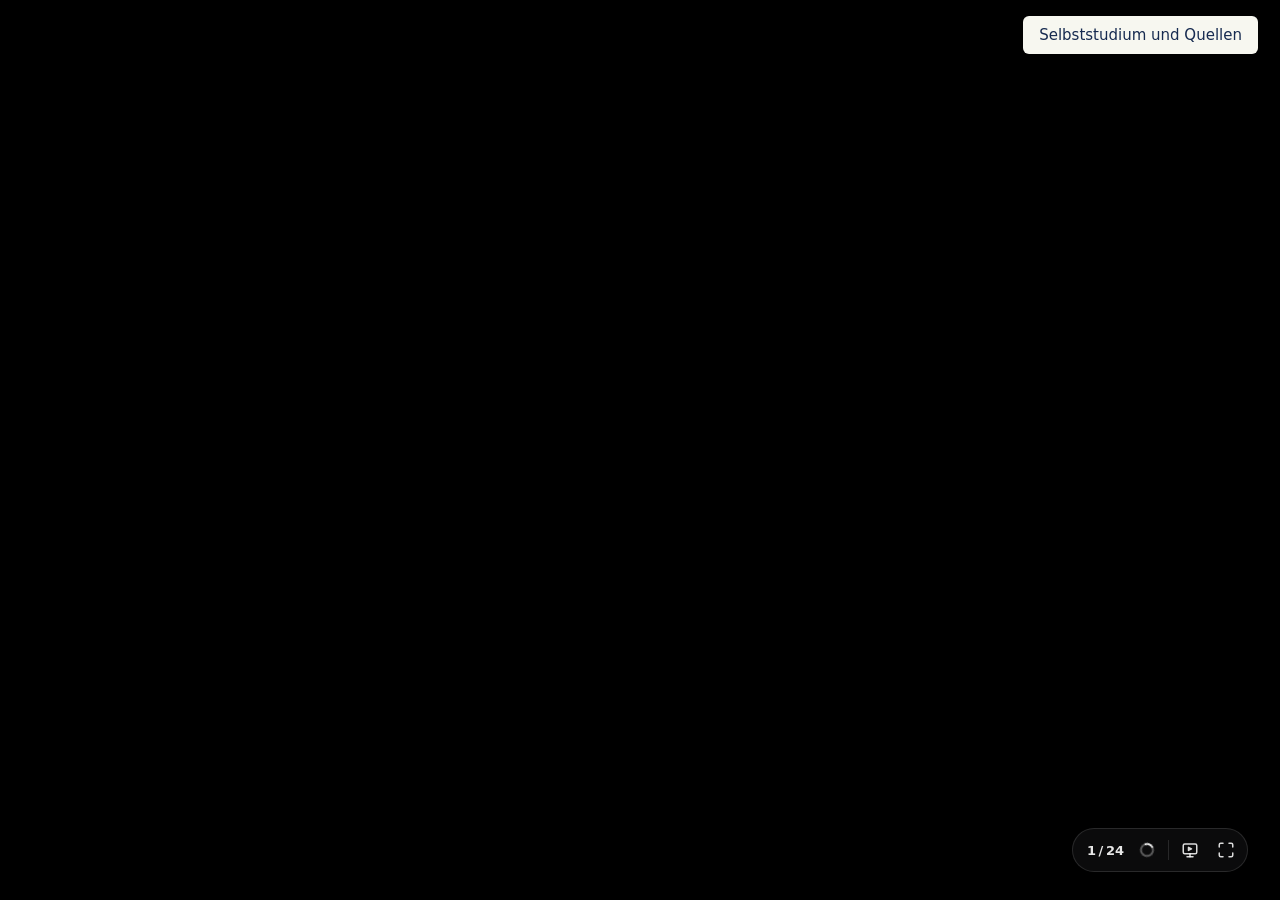
<file: index.html>
<!doctype html><html lang="de"><head><meta charset="utf-8"><meta name="viewport" content="width=device-width,initial-scale=1"><meta http-equiv="refresh" content="0;url=praesentation-hybrid-45min.html"><title>Lernwerk · LMZ-Jahrestagung</title></head><body><p><a href="praesentation-hybrid-45min.html">Präsentation öffnen</a> · <a href="composition-hybrid/lesen.html">Begleitmaterial lesen</a></p></body></html>
</file>
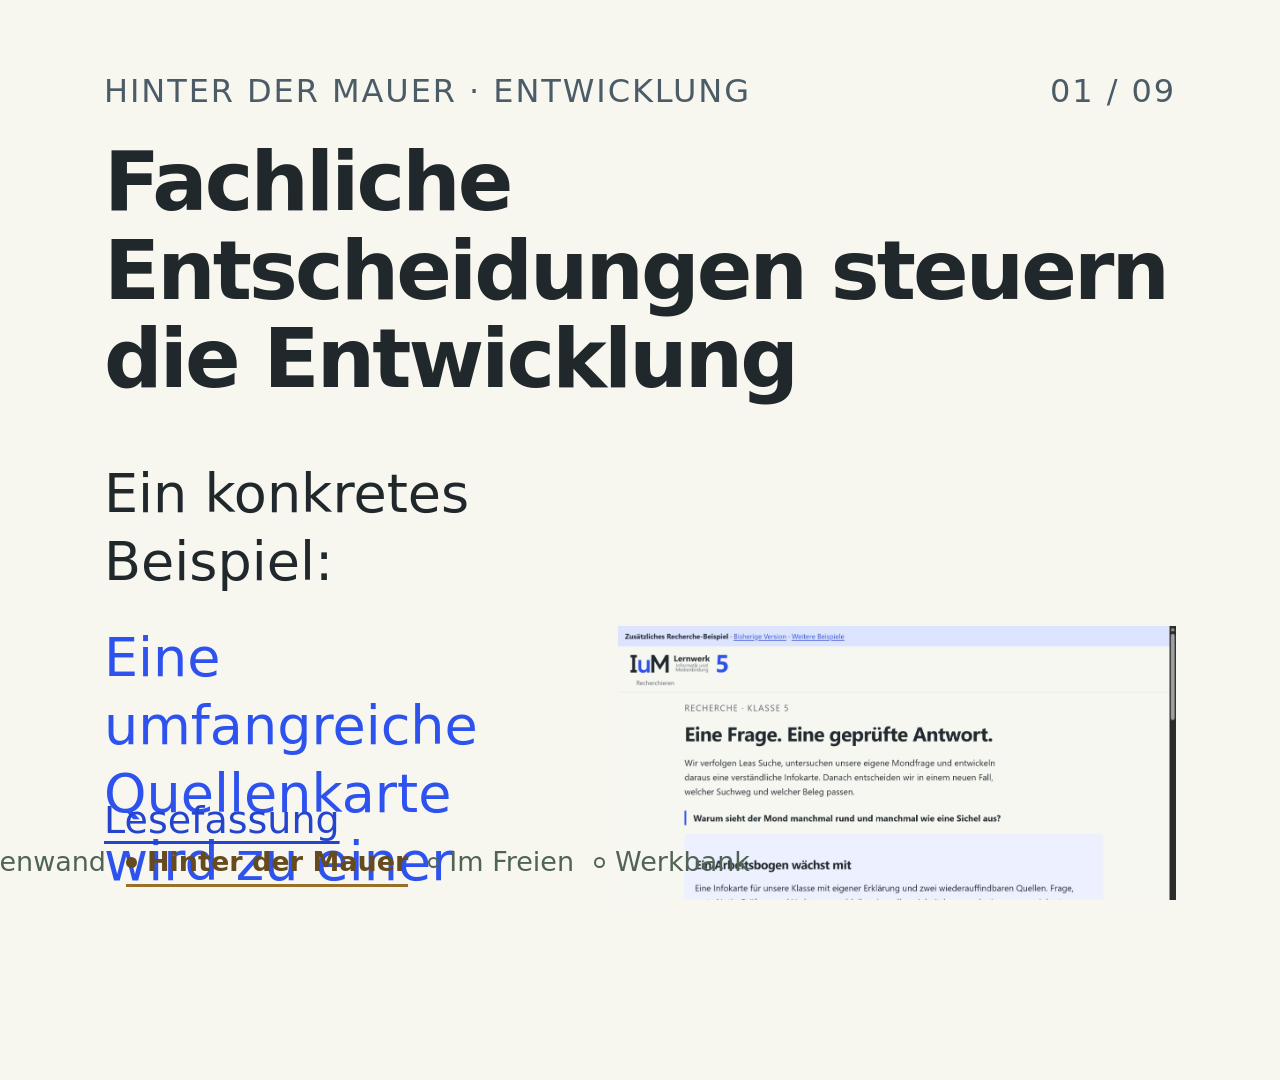
<file: composition-hybrid/index.html>
<!doctype html><html lang="de" data-resolution="landscape"><head><meta charset="utf-8"><meta name="viewport" content="width=1920,height=1080"><title>Lernwerk · Höhlenroute · 45 Minuten plus Reserve</title><script src="assets/runtime/gsap.min.js"></script><style>*{box-sizing:border-box}html,body{margin:0;width:1920px;height:1080px;overflow:hidden;background:#f7f7f0;color:#20282c;font-family:system-ui,sans-serif}.scene-frame{position:absolute;inset:0;width:100%;height:100%;padding:72px 104px 100px;opacity:0;visibility:hidden;pointer-events:none;background:#f7f7f0;overflow:hidden}.meta{display:flex;justify-content:space-between;font-size:32px;letter-spacing:.06em;color:#4c5c67;text-transform:uppercase;margin-bottom:28px}h1{font-size:82px;line-height:1.08;letter-spacing:-.035em;margin:0 0 56px;font-weight:700;max-width:1680px}h2{font-size:43px;line-height:1.2;margin:0 0 32px;font-weight:650}p{margin:0 0 28px;font-size:44px;line-height:1.3}.accent{color:#2d52ee}.lead{font-size:52px;line-height:1.26}.support{font-size:40px;color:#4c5c67}.split{display:grid;grid-template-columns:.88fr 1.12fr;gap:76px;align-items:center}.split figure{margin:0}.split img{width:100%;height:545px;object-fit:contain}.split .lead{font-size:54px}.split .support{margin-top:54px}figure{margin:0}figcaption{font-size:28px;line-height:1.3;color:#4c5c67;margin-top:18px}.matrix-row{display:grid;grid-template-columns:420px 1fr;gap:48px;border-top:2px solid #c9d0d0;padding:30px 0;font-size:44px;line-height:1.25}.matrix-row strong{font-weight:650;color:#2444ce}.comparison{display:grid;grid-template-columns:1fr 1fr;gap:104px}.comparison>div+div{border-left:2px solid #c9d0d0;padding-left:76px}.questions{padding-left:1.15em;margin:0;font-size:49px;line-height:1.3}.questions li{margin-bottom:26px}.bottom-claim{font-size:44px;color:#2444ce;margin-top:46px;font-weight:550}.learning-flow{display:grid;grid-template-columns:1fr 1fr 1fr;gap:72px}.learning-flow span{font-size:72px;display:block;color:#2d52ee;margin-bottom:18px}.learning-flow strong{font-size:44px;line-height:1.2;display:block;min-height:110px}.learning-flow p{font-size:40px;margin-top:20px}.media-layout{display:grid;grid-template-columns:1.7fr .8fr;gap:64px;align-items:center}.media-layout img{width:100%;height:565px;object-fit:contain}.media-word{font-size:58px;line-height:1.2;margin-bottom:28px}.media-layout .support{margin-top:36px}.deep-text{font-size:51px;line-height:1.38;max-width:1640px}.source-line{font-size:32px;color:#4c5c67;margin-top:40px}.reader-link{position:absolute;left:104px;bottom:58px;font-size:38px;color:#2444ce;text-underline-offset:8px}.scene-frame a:focus-visible{outline:4px solid #2d52ee;outline-offset:8px}.process-grid{display:grid;gap:48px}.process-grid.three{grid-template-columns:repeat(3,minmax(0,1fr))}.process-grid.four{grid-template-columns:repeat(4,minmax(0,1fr));gap:44px}.process-phase{border-top:5px solid #2d52ee;padding-top:20px;min-width:0}.phase-number{display:block;font-size:60px;line-height:1.1;color:#2444ce;margin-bottom:22px}.process-phase h2{font-size:43px;line-height:1.16;margin-bottom:24px;min-height:100px}.process-phase p{font-size:41px;line-height:1.26;margin-bottom:24px}.process-phase .phase-example{color:#2444ce;font-weight:550}.process-phase .phase-caption{font-size:38px;color:#4c5c67}.mapping .process-phase h2{min-height:104px}.diagram-note{font-size:42px;line-height:1.28;margin-top:42px;color:#2444ce;max-width:1630px}.native-chart{display:block;width:100%;height:auto;font-family:system-ui,sans-serif}.chart-note{font-size:38px;line-height:1.25;color:#4c5c67;margin-top:14px}.budget-equation{display:flex;align-items:flex-start;gap:18px;margin-top:90px}.budget-equation>div{flex:1;min-width:0}.budget-equation strong{display:block;font-size:108px;color:#2444ce;font-weight:650;line-height:1.15}.budget-equation span{display:block;font-size:39px;line-height:1.2;margin-top:24px}.budget-equation .math-sign{font-size:55px;flex:0 0 auto;margin-top:24px}.budget-equation .sum strong{color:#20282c}.budget-equation+.diagram-note{margin-top:96px}.model-note>div{border-bottom:2px solid #c9d0d0;margin-bottom:19px;padding-bottom:10px}.model-note span{font-size:43px;font-weight:600;color:#2444ce}.model-note p{font-size:37px;margin:10px 0 0}.model-note h2{margin-bottom:24px}.review-flow .process-phase h2{min-height:auto}.review-flow .process-phase p{margin-top:28px}
.intro-scene{background:radial-gradient(ellipse at 100% 0%,#1e4a4d77,transparent 62%),radial-gradient(ellipse at 0% 95%,#78502b33,transparent 60%),#09191f;color:#edf3e8;isolation:isolate;padding:66px 92px 80px}.intro-scene>.meta{display:none}.intro-scene .meta{color:#abc3bd;font-size:28px;margin-bottom:38px}.intro-scene h1{font-size:88px;line-height:1.03;letter-spacing:-.045em;max-width:none;margin:0 0 38px}.intro-kicker{font-size:30px;letter-spacing:.1em;text-transform:uppercase;color:#a8c3bc;margin:0 0 24px}.warm{color:#edc587}.intro-scene .reader-link{font-size:30px;bottom:34px;left:92px;color:#b5d4cd}.intro-scene h2{font-size:44px;line-height:1.15}.live-scene{padding:0}.live-scene>.meta,.live-scene>.reader-link{display:none}.live-heading{position:absolute;left:80px;top:72px;width:620px}.live-heading h1{font-size:83px;line-height:1.02;margin-top:56px}.live-heading .intro-kicker{max-width:460px;line-height:1.6}.intro-sub{font-size:40px;color:#b2cbc3;line-height:1.35;max-width:500px;margin-top:40px}.game-window{position:absolute;left:740px;top:116px;right:64px;height:842px;display:flex;flex-direction:column;border:1px solid #6a8b7a88;border-radius:16px;background:#0b2026;box-shadow:0 40px 110px #0008;overflow:hidden}.game-toolbar{height:76px;flex-shrink:0;display:flex;align-items:center;gap:18px;padding:0 22px;background:#13292f;border-bottom:1px solid #4b6858}.game-title{font-size:28px;color:#d3e2d4;white-space:nowrap;display:flex;align-items:center;gap:12px}.game-title i{width:9px;height:9px;border-radius:50%;background:#d9ba7b;box-shadow:0 0 18px #edc58788}.game-toolbar nav{display:flex;gap:6px;margin-left:auto}.game-toolbar button{font:inherit;font-size:25px;color:#dce5d6;background:transparent;border:1px solid #5a7768;border-radius:6px;padding:10px 12px;cursor:pointer;white-space:nowrap}.game-toolbar button:hover,.game-toolbar button:focus-visible{background:#315149;outline:2px solid #edc587;outline-offset:2px}.game-toolbar .game-expand{font-size:23px;border-color:transparent;color:#edc587}.game-window iframe{border:0;width:100%;flex:1;min-height:0;background:#0b2026}.game-caption{font-size:24px;color:#c3d5c8;background:#13292f;padding:12px 18px;flex-shrink:0;line-height:1.25}.game-window.is-expanded{inset:20px;height:auto;z-index:20}.game-window.is-expanded .game-title{font-size:30px}.prompt-scene h1{font-size:90px;margin-bottom:48px}.prompt-layout{display:grid;grid-template-columns:1.2fr 1fr;gap:90px}.prompt-item{border-top:1px solid #47675f;padding-top:24px;position:relative}.prompt-number{font-size:34px;color:#edc587;display:block;margin-bottom:16px}.prompt-item h2{font-size:40px;color:#bbd0c6;margin-bottom:20px}.prompt-item blockquote{font-size:40px;line-height:1.34;margin:0;white-space:pre-line;max-width:100%;color:#edf3e8}.intro-footnote{position:absolute;left:92px;bottom:100px;font-size:28px;color:#a8c3bc}.turning-route{margin-top:72px}.turning-route svg{width:100%;height:90px;display:block;margin-bottom:46px}.turning-grid{display:grid;grid-template-columns:repeat(3,1fr);gap:72px}.turning-grid span{font-size:29px;letter-spacing:.04em;color:#edc587}.turning-grid h2{margin:30px 0;font-size:49px}.turning-grid p{font-size:40px;line-height:1.4;color:#bbd0c6}.motivation-equation{display:flex;align-items:center;gap:88px;font-size:79px;line-height:1.08;letter-spacing:-.03em;margin-top:76px}.motivation-equation b{font-size:80px;color:#74988f;font-weight:300}.motivation-rule{height:2px;background:linear-gradient(90deg,#edc587,#83d7d0);margin:56px 0}.motivation-scene h1{font-size:100px;line-height:1.02}.motivation-personal{font-size:40px;line-height:1.4;color:#bbd0c6;margin-top:32px}.shimmer-sweep-target{position:relative;display:inline-block}@property --shimmer-pos{syntax:"<percentage>";inherits:true;initial-value:-20%}.shimmer-mask{position:absolute;inset:0;pointer-events:none;background:linear-gradient(120deg,transparent 0%,transparent calc(var(--shimmer-pos,-20%) - 10%),#ffffff77 var(--shimmer-pos,-20%),transparent calc(var(--shimmer-pos,-20%) + 10%),transparent 100%);mix-blend-mode:overlay}
.process-compass{position:absolute;left:92px;bottom:96px;font-size:35px;color:#a8c3bc}.turning-grid h2{font-size:48px}.turning-grid p{font-size:40px}.agency-statement{font-size:92px!important;line-height:1.06!important;margin:70px 0 64px!important}.agency-ingredients{display:grid;grid-template-columns:1fr 1.25fr .85fr;gap:60px}.agency-ingredients>div{border-top:2px solid #49665e;padding-top:25px}.agency-ingredients span{display:block;font-size:28px;letter-spacing:.05em;color:#adc8bf}.agency-ingredients h2{font-size:46px;line-height:1.2;margin:22px 0 0}.agency-purpose{font-size:52px;color:#edc587;margin:62px 0 24px}.agency-learning{font-size:40px;line-height:1.3;color:#bbd0c6;max-width:1550px}.transfer-detail{padding-top:64px}.transfer-detail h1{font-size:84px;margin:0 0 48px}.transfer-detail .intro-kicker{font-size:28px;margin-bottom:25px}.transfer-motifs{display:grid;grid-template-columns:repeat(3,1fr);gap:44px 60px}.transfer-tile{border-top:2px solid #49665e;padding-top:25px}.transfer-tile>span{display:block;font-size:29px;color:#edc587;letter-spacing:.025em}.transfer-tile h2{font-size:46px;line-height:1.15;margin:23px 0 20px}.transfer-tile p{font-size:40px;line-height:1.3;color:#bbd0c6;margin:0}.transfer-three{display:grid;grid-template-columns:repeat(3,1fr);gap:68px;margin-top:66px}.transfer-two{display:grid;grid-template-columns:1fr 1fr;gap:100px;margin-top:76px}.transfer-two .transfer-tile p{font-size:46px}.transfer-bottom{position:absolute;left:92px;right:92px;bottom:144px;font-size:40px;line-height:1.25;color:#edc587;margin:0}.transfer-motifs .transfer-tile h2{font-size:43px}.transfer-motifs .transfer-tile p{font-size:40px;line-height:1.25}.transfer-motifs .transfer-tile{padding-top:18px}.transfer-motifs .transfer-tile h2{margin:15px 0}.transfer-limits{margin-top:25px}.transfer-limits>div{display:grid;grid-template-columns:470px 1fr;gap:54px;border-top:1px solid #49665e;padding:25px 0}.transfer-limits strong{font-size:40px;color:#edc587;line-height:1.2}.transfer-limits p{font-size:40px;line-height:1.25;margin:0;color:#bbd0c6}.transfer-detail .reader-link{bottom:38px}.three-questions h2{min-height:116px}.learning-modes h2{min-height:116px}.backstage-copy{position:absolute;top:60px;left:76px;width:590px}.backstage-copy .intro-kicker{font-size:26px;margin-bottom:32px}.backstage-copy h1{font-size:70px;line-height:1.08;margin-bottom:34px}.backstage-observations p{font-size:36px;line-height:1.25;margin:0 0 26px;color:#d7e4da}.backstage-observations span{display:block;font-size:24px;letter-spacing:.06em;color:#edc587;margin-bottom:10px}.backstage-window{left:712px;top:76px;right:60px;height:795px}.backstage-window .game-toolbar{height:72px;padding:0 16px;gap:12px}.backstage-window .game-toolbar nav{margin-left:0;flex:1;gap:8px}.backstage-window .game-toolbar button{font-size:25px;padding:10px 13px}.game-toolbar button[aria-pressed=true]{background:#315149;color:#ffddaa;border-color:#c6a976}.backstage-window .game-caption{display:flex;justify-content:space-between;font-size:23px;gap:12px}.backstage-window.is-expanded{inset:20px;height:auto}.backstage-bridge{position:absolute;left:76px;bottom:110px;max-width:1060px;font-size:34px;line-height:1.25;color:#edc587;margin:0}.stack-scene{position:relative;height:620px}.stack-tools,.stack-techniques{position:absolute;inset:0}.stack-eyebrow{font-size:30px;letter-spacing:.04em;color:#4c5c67;margin:0 0 34px}.stack-grid{display:grid;grid-template-columns:repeat(4,minmax(0,1fr));gap:40px}.stack-grid>div,.technique-grid>div{border-top:4px solid #2d52ee;padding-top:24px}.stack-grid span,.technique-grid span{display:block;font-size:25px;letter-spacing:.025em;color:#2444ce;line-height:1.25}.stack-grid h2{font-size:43px;line-height:1.15;min-height:105px;margin:28px 0 24px}.stack-grid p{font-size:38px;line-height:1.3}.stack-purpose{font-size:44px;color:#2444ce;margin-top:45px}.technique-grid{display:grid;grid-template-columns:repeat(3,minmax(0,1fr));gap:60px}.technique-grid h2{font-size:44px;line-height:1.16;margin:20px 0 22px}.technique-grid p{font-size:36px;line-height:1.28}.work-order{margin-top:24px;border-left:5px solid #2d52ee;padding:0 0 0 28px;max-width:1650px}.work-order span{display:block;font-size:24px;color:#4c5c67;margin-bottom:14px}.work-order p{font-size:37px;line-height:1.28;color:#2444ce;margin:0}.origin-description{font-size:44px;line-height:1.4;color:#edf3e8;margin-top:28px;max-width:720px}.intro-footnote a{color:#edc587;text-underline-offset:7px}.verified-prompts{grid-template-columns:1fr 1.35fr;gap:80px}.verified-prompts .prompt-item blockquote{font-size:38px;line-height:1.3}
.journey-scene{background:#f2f1e6;color:#20332f;padding:64px 92px 100px;isolation:isolate}.journey-scene h1{font-size:80px;line-height:1.06;max-width:1700px;margin-bottom:26px}.journey-scene .meta{font-size:28px;color:#4b625a;margin-bottom:26px}.journey-scene .reader-link{left:92px;bottom:38px;font-size:30px;color:#2444ce}.journey-landscape{position:absolute;inset:0;width:100%;height:100%;z-index:-1;pointer-events:none}.journey-trail{display:flex;align-items:center;gap:24px;margin:0 0 36px;font-size:27px;color:#54665d}.journey-trail span{padding:7px 0;border-bottom:3px solid transparent}.journey-trail .is-current{color:#694b14;border-color:#98712a;font-weight:650}.journey-trail b{font-size:28px;font-weight:400;color:#7d8f80}.foundation-docs{display:grid;grid-template-columns:repeat(3,minmax(0,1fr));gap:54px;margin-top:35px}.foundation-doc{background:#fffef6;padding:30px 30px 25px;border-top:6px solid #698777;min-height:478px;box-shadow:0 18px 35px #33472e0d;position:relative}.foundation-doc:after{content:'→';position:absolute;right:-43px;top:193px;font-size:48px;color:#657e70}.foundation-doc:last-child:after{display:none}.document-kind{display:block;font-size:25px;line-height:1.3;letter-spacing:.04em;color:#496155;min-height:65px}.foundation-doc h2{font-size:44px;line-height:1.15;margin:18px 0 24px}.foundation-doc p{font-size:37px;line-height:1.3;margin-bottom:20px}.foundation-doc blockquote{font-size:36px;line-height:1.3;margin:0 0 24px;color:#2444ce}.foundation-doc .document-source{font-size:25px;line-height:1.35;color:#526459;margin:0}.decision-doc{border-color:#977028;background:#f8efd9}.decision-doc .document-kind{color:#6a4d18}.journey-conclusion{font-size:38px;line-height:1.3;margin-top:34px;max-width:1600px;color:#5d471e}.concept-blueprint{position:relative;padding:20px 26px 16px;background:#fffef8;border:1px solid #a8b5a6}.blueprint-label{font-size:26px;letter-spacing:.04em;color:#526459;margin-bottom:24px}.core-rail{display:grid;grid-template-columns:1fr 50px 1.1fr 50px 1fr;align-items:center;gap:20px}.core-rail>div{border-top:5px solid #476a58;padding-top:22px}.core-rail span{font-size:25px;color:#456453;display:block;min-height:33px}.core-rail h2{font-size:38px;line-height:1.18;margin:16px 0}.core-rail>b{font-size:47px;color:#5f7e6c;font-weight:400}.core-label{font-size:29px;color:#456453;text-align:center;margin:8px 0 10px}.module-branches{display:grid;grid-template-columns:repeat(3,1fr);gap:42px;position:relative;padding-top:20px}.module-branches>div{font-size:32px;text-align:center;background:#eee4c9;color:#5d471e;padding:14px 10px;border-top:3px solid #98712a}.branch-link{position:absolute;top:0;left:16%;right:16%;height:20px;border-top:2px solid #98712a;border-left:2px solid #98712a;border-right:2px solid #98712a}.concept-caption{font-size:29px;text-align:center;color:#5d665a;margin:18px 0 0}.conception-anchor{display:grid;grid-template-columns:280px 1fr;gap:25px;margin-top:24px;padding-left:22px;border-left:5px solid #98712a}.conception-anchor>span{font-size:25px;letter-spacing:.04em;line-height:1.3;color:#694b14}.conception-anchor>p{font-size:35px;line-height:1.3;margin:0}.concept-scope{font-size:28px;color:#526459;margin-top:22px}.mapping-goal{border-left:5px solid #98712a;padding-left:24px;margin-bottom:30px;max-width:1580px}.mapping-goal span{font-size:25px;color:#694b14;display:block;margin-bottom:12px}.mapping-goal p{font-size:37px;line-height:1.25;margin:0}.mapping-workbench .process-phase h2{font-size:39px;min-height:95px}.mapping-workbench .process-phase p{font-size:35px}.mapping-workbench .phase-number{font-size:47px;margin-bottom:16px}.mapping-workbench .phase-caption{font-size:29px}.mapping-workbench .process-phase{padding-top:18px}.mapping-workbench .process-phase h2{margin-bottom:18px}.mapping-workbench .process-phase p{margin-bottom:16px}.year-views{position:relative;min-height:600px}.year-overview,.year-detail{position:absolute;inset:0}.year-detail .native-chart{max-height:500px}.year-focus{font-size:33px;color:#694b14;margin-bottom:20px}.mapping-workbench .journey-trail,.year-workbench .journey-trail{margin:0 0 26px}

.demo-intro,.demo-reflection{background:#f1f2e9;padding:58px 92px 96px}.demo-intro .meta,.demo-reflection .meta{font-size:27px;color:#496155;margin-bottom:26px}.demo-intro h1{font-size:79px;margin-bottom:45px}.demo-entry-layout{display:grid;grid-template-columns:.75fr 1.25fr;gap:66px;align-items:center}.demo-entry-lead{font-size:44px;line-height:1.25;max-width:580px;margin-bottom:30px}.demo-entry-route{padding:0;margin:0;list-style:none;font-size:36px;line-height:1.2}.demo-entry-route li{border-top:1px solid #a9b9af;padding:18px 0;display:flex;gap:25px;align-items:baseline}.demo-entry-route span{color:#486859;font-size:25px;font-weight:650;letter-spacing:.08em}.demo-entry-layout figure{border:1px solid #adbcaf;box-shadow:0 25px 45px #263a2714;background:#fff}.demo-entry-layout img{display:block;width:100%;height:518px;object-fit:cover;object-position:top}.demo-image-chrome{height:49px;display:flex;gap:8px;align-items:center;padding:0 20px;background:#e0e8dd;color:#405546;font-size:23px}.demo-image-chrome i{width:10px;height:10px;background:#8a9e90;border-radius:50%}.demo-image-chrome span{margin-left:14px}.demo-entry-layout figcaption{margin:0;padding:18px 22px;font-size:25px;color:#455c4f;line-height:1.3}.demo-bridge{font-size:33px;color:#436250;margin-top:31px}.demo-intro .reader-link,.demo-reflection .reader-link{left:92px;bottom:35px;font-size:29px}
.demo-live{background:#142d29;color:#f4f6ec;padding:34px 54px 65px}.demo-live .meta{font-size:25px;color:#c2d3c7;margin-bottom:14px}.demo-live h1{font-size:61px;margin:0 0 24px;line-height:1.08;max-width:none}.demo-live .reader-link{left:54px;bottom:26px;color:#e4eeda;font-size:25px}.demo-browser{position:relative;width:100%;height:800px;border:1px solid #8baba0;background:#fff;display:flex;flex-direction:column;overflow:hidden;box-shadow:0 22px 45px #0003;z-index:2;border-radius:12px}.demo-browser-bar{height:53px;min-height:53px;display:flex;align-items:center;gap:13px;padding:0 22px;color:#203f33;background:#e4ede2;font-size:24px}.demo-browser-bar strong{font-weight:650}.demo-online-dot{width:11px;height:11px;border-radius:50%;background:#3d6a52}.demo-load-state{font-size:22px;color:#3d594b;margin-left:14px}.demo-expand{margin-left:auto;font:inherit;font-size:22px;border:1px solid #789780;background:#fafff5;color:#203f33;border-radius:6px;padding:7px 14px;cursor:pointer;white-space:nowrap}.demo-stops{display:flex;min-height:59px;background:#f8faf5;border-bottom:1px solid #b9c9bc;gap:0;padding:0 12px}.demo-stops button{flex:1;display:flex;align-items:center;justify-content:center;gap:13px;border:0;border-bottom:4px solid transparent;background:transparent;color:#365345;font:inherit;font-size:25px;cursor:pointer;padding:8px 10px}.demo-stops button span{font-size:20px;color:#536e5b}.demo-stops button.is-selected{border-bottom-color:#2d52ee;color:#203ec2;background:#e8eeff}.demo-stops button.is-selected span{color:#2946bf}.demo-stops button:hover{background:#e8eee5}.demo-browser button:focus-visible{outline:4px solid #2444ce;outline-offset:-4px}.demo-cue{padding:12px 24px 13px;display:flex;align-items:baseline;gap:24px;background:#eef3e8;color:#254237;min-height:82px}.demo-cue strong{font-size:26px;line-height:1.25;max-width:570px;font-weight:650}.demo-cue p{font-size:24px;line-height:1.35;margin:0;max-width:1050px}.demo-viewport{position:relative;flex:1;min-height:0;background:#f7f7f0}.demo-viewport iframe{border:0;display:block;width:100%;height:100%;background:#f7f7f0}.demo-browser.is-expanded{position:absolute;inset:15px 18px 70px;width:auto;height:auto;z-index:8;box-shadow:0 10px 90px #0008}.demo-browser.is-expanded .demo-cue{min-height:70px}.demo-live:has(.demo-browser.is-expanded) .reader-link{bottom:27px}
.demo-reflection h1{font-size:76px;max-width:1650px;line-height:1.08;margin-bottom:58px}.demo-principles{display:grid;grid-template-columns:repeat(3,1fr);gap:57px}.demo-principles>div{border-top:5px solid #577963;padding-top:26px}.demo-principles span{font-size:24px;line-height:1.3;color:#496155;display:block;min-height:61px}.demo-principles h2{font-size:43px;line-height:1.15;min-height:108px;margin:0 0 20px}.demo-principles p{font-size:35px;line-height:1.35;min-height:155px}.demo-principles b{font-size:30px;line-height:1.3;color:#2444ce;font-weight:550;display:block}.demo-closing{font-size:38px;line-height:1.3;border-left:5px solid #94702c;padding-left:25px;margin-top:38px;max-width:1650px;color:#584820}

.test-choice,.test-observe,.test-findings{background:#f3f1e5;color:#24392f;padding:48px 92px 90px}.test-choice .meta,.test-observe .meta,.test-findings .meta{font-size:26px;color:#4b6253;margin-bottom:24px}.test-choice h1,.test-observe h1,.test-findings h1{font-size:76px;line-height:1.08;max-width:1736px;margin-bottom:36px}.test-choice .reader-link,.test-observe .reader-link,.test-findings .reader-link{font-size:28px;left:92px;bottom:28px}.test-choice-grid{display:grid;grid-template-columns:1fr 1fr;gap:48px}.test-route{padding:25px 28px 23px;background:#fffef8;border-top:5px solid #577961;box-shadow:0 15px 30px #40503b0c}.test-route-label{font-size:25px;color:#476150;letter-spacing:.05em;margin-bottom:14px}.test-route h2{font-size:46px;line-height:1.1;margin:0 0 22px}.test-route-body{display:grid;grid-template-columns:1fr 260px;gap:20px;align-items:start}.test-route-body p{font-size:40px;line-height:1.25;margin:0 0 20px}.test-route-body .test-route-scope{font-size:29px;line-height:1.3;color:#526659}.test-qr{display:flex;flex-direction:column;align-items:center;gap:8px;color:#2444ce;text-decoration:none}.test-qr img{width:260px;height:260px;display:block;background:#fff;image-rendering:pixelated}.test-qr span{font-size:27px;line-height:1.2;text-align:center;text-decoration:underline;text-underline-offset:5px}.test-route-action{font-size:35px;line-height:1.3;margin:18px 0 0;border-top:1px solid #c8d2c3;padding-top:18px;min-height:110px}.test-choice-note{font-size:38px;margin:26px 0 22px}.test-phase-rail{display:grid;grid-template-columns:repeat(4,1fr);border-top:1px solid #acbdab;gap:24px;margin-top:20px}.test-phase-rail span{font-size:35px;line-height:1.2;color:#526659;padding:18px 0 6px;border-top:4px solid transparent}.test-phase-rail .is-current{font-weight:650;color:#674d1d;border-color:#9a762d}.test-observation-layout{display:grid;grid-template-columns:1fr 270px;gap:70px;align-items:start}.test-observation-questions{list-style:none;margin:0;padding:0}.test-observation-questions li{display:grid;grid-template-columns:70px 1fr;gap:24px;border-top:1px solid #acbdab;padding:25px 0}.test-observation-questions li span{font-size:29px;color:#496654;padding-top:8px}.test-observation-questions p{font-size:48px;line-height:1.25;margin:0;max-width:1240px}.test-observation-note{font-size:36px;line-height:1.3;color:#5c4d2d;margin-top:21px;max-width:1190px}.test-quick-access{display:flex;flex-direction:column;gap:28px;align-items:center;padding-top:0}.test-qr.is-small img{width:210px;height:210px}.test-qr.is-small span{font-size:29px}.test-observe .test-phase-rail{margin-top:22px}.test-finding-template{border-left:6px solid #9a762d;padding:30px 42px;background:#fffef8;margin-top:46px}.test-finding-template>span{font-size:26px;letter-spacing:.04em;color:#635435;display:block;margin-bottom:29px}.test-finding-template p{font-size:48px;line-height:1.3;margin:0 0 27px;max-width:1580px}.test-finding-template p:last-child{margin-bottom:0}.test-finding-template b{color:#2444ce;font-weight:650}.test-finding-footer{display:grid;grid-template-columns:1.1fr 1fr;gap:70px;margin-top:42px}.test-finding-footer p{font-size:36px;line-height:1.3;margin:0}.test-findings .test-phase-rail{margin-top:35px}

.feedback-collect,.feedback-next{padding:48px 92px 88px;background:#edf1e6;color:#24392f}.feedback-collect .meta,.feedback-next .meta{font-size:26px;color:#4b6253;margin-bottom:23px}.feedback-collect h1,.feedback-next h1{font-size:76px;line-height:1.08;max-width:1736px;margin-bottom:27px}.feedback-collect .reader-link,.feedback-next .reader-link{left:92px;bottom:27px;font-size:27px}.feedback-invitation{font-size:36px;line-height:1.3;margin:0 0 24px;color:#4d5f4a}.feedback-board-head,.feedback-board-row{display:grid;grid-template-columns:310px 1fr 1fr;gap:22px}.feedback-board-head{font-size:25px;color:#4a6050;line-height:1.3;align-items:end;padding-bottom:15px}.feedback-board-row{padding:12px 0;border-top:1px solid #aabcaa;align-items:stretch}.feedback-role{display:flex;flex-direction:column;justify-content:center;padding-right:15px}.feedback-role h2{font-size:38px;line-height:1.13;margin:0 0 14px}.feedback-role p{font-size:25px;line-height:1.25;margin:0;color:#4f6556}.feedback-collect textarea,.feedback-next textarea{box-sizing:border-box;display:block;width:100%;resize:none;border:1px solid #9db39c;border-radius:4px;padding:16px 20px;background:#fffef7;color:#253d30;font:34px/1.3 system-ui,sans-serif;box-shadow:0 4px 12px #3c543207}.feedback-collect textarea{height:141px}.feedback-collect textarea::placeholder,.feedback-next textarea::placeholder{color:#637465;opacity:1}.feedback-collect textarea:focus,.feedback-next textarea:focus{outline:3px solid #2444ce;outline-offset:2px;border-color:#2444ce}.feedback-tools{display:flex;align-items:center;justify-content:space-between;gap:30px;margin-top:18px;min-height:47px}.feedback-tools p{font-size:25px;line-height:1.3;margin:0;color:#506450;max-width:1180px}.feedback-tools button{border:1px solid #6f8c6d;background:#fffef7;color:#2444ce;border-radius:4px;padding:9px 17px;font:28px/1.25 system-ui,sans-serif;cursor:pointer;white-space:nowrap}.feedback-tools button:focus-visible{outline:3px solid #2444ce;outline-offset:3px}.feedback-phase-rail{display:grid;grid-template-columns:repeat(4,1fr);gap:24px;margin-top:20px;border-top:1px solid #aabcaa}.feedback-phase-rail span{padding-top:17px;border-top:4px solid transparent;font-size:33px;line-height:1.25;color:#526659}.feedback-phase-rail .is-current{border-color:#97712c;font-weight:650;color:#674d1d}.feedback-next h1{margin-bottom:34px}.feedback-next label{display:block;font-size:36px;line-height:1.25;margin-bottom:13px;color:#36553f}.feedback-question{border-left:5px solid #718d6f;padding-left:24px;margin-bottom:30px}.feedback-question textarea{height:110px}.feedback-next-grid{display:grid;grid-template-columns:1fr 1fr;gap:45px}.feedback-next-grid textarea{height:180px}.feedback-next-note{font-size:33px;line-height:1.3;margin:28px 0 12px;color:#635332}.feedback-next .feedback-tools{margin-top:25px}
.outlook-scene{padding:58px 92px 92px;background:#edf1e6;color:#24392f}.outlook-scene .meta{color:#4b6253;font-size:26px;margin-bottom:28px}.outlook-scene h1{font-size:78px;line-height:1.08;margin-bottom:36px;max-width:1736px}.outlook-scene .reader-link{left:92px;bottom:30px;font-size:30px}.outlook-lead{font-size:43px;line-height:1.3;max-width:1550px;margin-bottom:46px}.outlook-cycle{display:grid;grid-template-columns:repeat(4,1fr);gap:37px}.outlook-cycle>div{position:relative;background:#fffef7;border-top:6px solid #64836b;padding:26px 25px;min-height:332px}.outlook-cycle>div+div:before{content:"→";position:absolute;left:-35px;top:125px;color:#5a735b;font-size:40px}.outlook-step-number{display:block;font-size:35px;color:#6b5325;margin-bottom:24px}.outlook-cycle h2{font-size:42px;line-height:1.15;margin-bottom:24px}.outlook-cycle p{font-size:40px;line-height:1.3;margin:0}.outlook-return{display:flex;gap:24px;align-items:center;border-bottom:2px solid #a2b49c;padding:24px 0 24px;color:#5f4b23}.outlook-return>span{font-size:62px;line-height:1}.outlook-return p{font-size:40px;line-height:1.25;margin:0}.outlook-bottom{font-size:41px;line-height:1.25;margin-top:32px}.review-lenses{display:grid;grid-template-columns:1fr 1fr;gap:46px}.review-lenses>div{background:#fffef7;padding:26px 32px;border-top:6px solid #6b866d;min-height:310px}.review-lenses>div+div{border-color:#a27c35}.review-lens-label{font-size:27px;letter-spacing:.04em;color:#4b6553}.review-lenses h2{font-size:46px;line-height:1.15;margin:22px 0}.review-lenses p{font-size:40px;line-height:1.25;margin:0}.review-example-note{font-size:28px;line-height:1.25;color:#4b6253;margin:14px 0 26px}.review-note-strip{border-left:5px solid #98712b;padding:0 0 0 26px}.review-note-strip strong{display:block;font-size:40px;line-height:1.25;margin-bottom:15px}.review-note-strip p{font-size:43px;line-height:1.25;color:#4b6253;margin:0}.outlook-invitation{margin-top:34px;border-top:2px solid #a2b49c;padding-top:26px;display:flex;align-items:center;justify-content:space-between;gap:35px}.outlook-invitation p{font-size:40px;line-height:1.25;max-width:1120px;margin:0}.outlook-invitation a{font-size:40px;line-height:1.25;color:#2444ce;white-space:nowrap}.outlook-close{background:#e6eddf}.outlook-close h1{margin-bottom:24px}.expertise-scene{display:grid;grid-template-columns:.9fr 1.1fr;gap:30px;align-items:center;min-height:385px}.expertise-copy p{font-size:48px;line-height:1.2;margin:0 0 33px}.expertise-copy .expertise-accent{color:#5d471f;font-weight:600;margin:0}.outlook-workshop{width:100%;height:385px;display:block}.expertise-judgments{display:grid;grid-template-columns:repeat(3,1fr);gap:35px;margin-top:28px;border-top:2px solid #9eaf97}.expertise-judgments span{font-size:40px;line-height:1.25;padding-top:24px;color:#35543c}.outlook-close-invitation{font-size:40px;line-height:1.3;margin-top:39px;color:#5d471f}
.cave-locations{position:absolute;bottom:13px;left:390px;right:530px;display:flex;align-items:center;justify-content:flex-end;gap:20px;color:#516454;font-size:27px;line-height:1.25;pointer-events:none}.cave-locations span{display:flex;align-items:center;gap:10px;white-space:nowrap;padding:5px 0;border-bottom:3px solid transparent}.cave-locations i{width:11px;height:11px;border:2px solid currentColor;border-radius:50%;display:block}.cave-locations .is-here{color:#654b1e;border-bottom-color:#98702a;font-weight:650}.cave-locations .is-here i{background:currentColor}.intro-scene .cave-locations,.demo-live .cave-locations{color:#bfd5c7}.intro-scene .cave-locations .is-here,.demo-live .cave-locations .is-here{color:#edcf94;border-color:#edcf94}.variant-stack .variant-tool-line{font-size:34px;line-height:1.3;color:#526459;margin-bottom:35px}.variant-workflow{display:grid;grid-template-columns:repeat(3,1fr);gap:55px}.variant-workflow>div{border-top:5px solid #587860;padding-top:23px}.variant-workflow span{font-size:28px;color:#53654c}.variant-workflow h2{font-size:44px;line-height:1.15;min-height:108px;margin:25px 0 20px}.variant-workflow p{font-size:40px;line-height:1.3;margin:0}.variant-prompt{margin-top:44px;padding-left:27px;border-left:5px solid #98702a}.variant-prompt>span{font-size:25px;color:#526459;display:block;margin-bottom:15px}.variant-prompt p{font-size:40px;line-height:1.25;margin:0;color:#2444ce}.variant-example-link{font-size:40px;line-height:1.3;margin-bottom:27px}.variant-example-link strong{color:#5f4a24}.variant-priority{font-size:44px;line-height:1.3;margin-bottom:36px}.variant-review-slip{padding:32px 42px;background:#fffef7;border-top:6px solid #8d6b30;min-height:330px}.variant-review-slip>span{font-size:28px;color:#65532f;letter-spacing:.04em}.variant-review-slip>p{font-size:47px;line-height:1.25;margin:28px 0 33px}.variant-review-slip>div{border-top:1px solid #a9b99f;padding-top:23px}.variant-review-slip strong{font-size:30px;line-height:1.3;color:#526459}.variant-review-slip>div p{font-size:39px;line-height:1.25;margin:15px 0 0}.live-scene .intro-sub{font-size:40px;line-height:1.3}.demo-reflection .cave-locations{bottom:9px}.demo-stops button{flex:0 1 50%}.scene-frame:has(.game-window.is-expanded)>.cave-locations{visibility:hidden}.variant-review-slip [data-review-impulse],.variant-review-slip [data-review-check]{overflow-wrap:anywhere}</style><link rel="stylesheet" href="assets/runtime/review.css"><link rel="stylesheet" href="assets/runtime/hybrid.css"></head><body><script type="application/hyperframes-slideshow+json">{"slides":[{"sceneId":"i1-erleben","notes":"Richtzeit: 1,5 Minuten. Persönliche Leitfrage vor der ersten Spielaktion: Was kann ich als Fachexperte mit KI fürs Lernen erschaffen, das ich technisch allein nicht umsetzen könnte? Dann nur die Schattenwand als beeindruckendes Ergebnis zeigen. Kurz umsehen oder wenige Schritte gehen; keine geführte Wendung und kein Licht vorwegnehmen. Ein Satz ordnet die Situation für Menschen ohne Kenntnis des Gleichnisses ein. Das freie Spiel bleibt bedienbar. Übergang: Wie viel musste ich dafür eigentlich formulieren?","startTime":180,"endTime":190},{"sceneId":"i2-prompts","notes":"Richtzeit: 1 Minuten. Die beiden tatsächlichen Nutzeraufträge zeigen. Erster Auftrag: begehbare Wireframe-Welt. Zweiter Auftrag: die First-Person-Erfahrung und Wahrnehmungsgrenzen gezielt verbessern. Originalwortlaut erhalten. Zwei sichtbare Aufträge beschreiben den Formulierungsaufwand, keine Garantie über sämtliche Rechen- oder Prüfschritte. Übergang: Das Ergebnis ist eindrucksvoll. Jetzt drehen wir uns um und schauen hinter die Mauer.","startTime":190,"endTime":200},{"sceneId":"i3-wendung","notes":"Richtzeit: 1,5 Minuten. Die Wendung erst jetzt enthüllen. Überblick hinter der Mauer, Figuren und ihre Stäbe, Feuer mit Hilfsstrahlen, dann Zusammenhang ansehen. Die vorhandenen Einblendungspunkte führen die Blickwechsel. Schattenspiel ist eine produktive Tätigkeit: Anordnung und Werkzeuge bewusst nutzen. Kein bestimmtes KI-Bauteil mit dem Feuer gleichsetzen. Die Orte sind Perspektiven mit Rückwegen, keine zwangsläufigen Fähigkeitsstufen. Übergang: Mich interessiert, welche Lernformen ich selbst mit solchen Mitteln erschaffen kann.","fragments":[200.5,202,205,208],"hotspots":[{"id":"hoehle-vertiefen","label":"Übertragung und Grenzen","target":"v-hoehle-ki","region":{"x":66,"y":87,"w":28,"h":7}}],"startTime":200,"endTime":210},{"sceneId":"i4-motivation","notes":"Richtzeit: 1 Minuten. Die persönliche Gestaltungsabsicht aufgreifen. Fachwissen und Ziele, Quellen und Kriterien sowie KI als Produktionsmedium verbinden. Die eigene Expertise wächst durch Prüfung und Austausch; ihre Grenzen bleiben erkennbar. Übergang: Am Lernwerk zeige ich jetzt, welche Arbeit hinter einer fertigen Darstellung steckt.","startTime":210,"endTime":220},{"sceneId":"root","startTime":0,"endTime":10,"notes":"Richtzeit: 0,5 Minuten. Den Rechercheausschnitt als Blick hinter das fertige Lernangebot einordnen. Aus einer umfangreichen Quellenkarte wurde eine wachsende Notiz. Eine einzige Entwicklungsspur ankündigen, nicht schon das Produkt vorführen. Übergang: Wie mache ich meinen fachlichen Auftrag für die Werkzeuge bearbeitbar?","hotspots":[{"id":"vertiefung-1","label":"Vertiefung","target":"v1-entwicklung","region":{"x":78,"y":85,"w":16,"h":7}}]},{"sceneId":"e2-werkzeuge","fragments":[12,15],"notes":"Richtzeit: 1,5 Minuten. Eine Arbeitsfolge führen: Ziel, Lernbogen und Quellen als Kontext; mit Codex Dateien und Browser konkret bearbeiten; einen belegten Befund gezielt korrigieren und nachprüfen. Workspace, Git/GitHub und HyperFrames knapp nach ihrer Rolle benennen. Keine ausführliche Werkzeugtour. Den verdichteten Beispielauftrag als solchen kennzeichnen. Übergang ins Freie: Die Werkzeuge helfen beim Herstellen. Welche Lernform ich brauche, muss ich fachlich begründen.","hotspots":[{"id":"vertiefung-2","label":"Vertiefung","target":"v2-werkzeuge","region":{"x":78,"y":85,"w":16,"h":7}}]},{"sceneId":"g1-massstaebe","startTime":280,"endTime":290,"fragments":[282,285,288],"notes":"Richtzeit: 1,25 Minuten. Der Außenraum erhält hier seinen ersten geführten Moment. Wissen und Maßstäbe durch Forschung, Lesen, Bildungsplan und Austausch erschließen. Die drei vorhandenen Einblendungen unterscheiden Grundlage, curricularen Wortlaut und eigene Gestaltungsentscheidung. Keine fertige Wahrheit oder automatisch abgeleitete Form behaupten. Übergang: Mit diesen Maßstäben gehe ich zurück an die Werkbank und entwickle einen Bauplan."},{"sceneId":"g2-konzeption","startTime":290,"endTime":300,"fragments":[292,295,298],"notes":"Richtzeit: 1,5 Minuten. Den unveränderten Bauplan zeigen: erklärender Kernlernweg, eigene Anwendung, Rückmeldung und neuer Versuch; flexible Vertiefungs-, Transfer- und Projektmodule. Zielbild Gymnasium 5–7, kein Fertigstellungsnachweis. Die Funktionen einmal deutlich erklären. Übergang: Jetzt erhält ein konkretes Bildungsplanziel seinen Ort in diesem Bauplan."},{"sceneId":"e3-grundlagen","fragments":[22,25,28],"notes":"Richtzeit: 2,25 Minuten. Das Jahresmapping bleibt vollständig. Quelle lesen, Bandziel durch eigene Jahrgangsentscheidung auf 5 und 6 verteilen, Lernhandlung und Nachweis planen. Quellenaussage und Projektentscheidung unterscheiden. Die vorhandenen drei Einblendungen in Ruhe nutzen. Übergang: Diese Handlung braucht auch Platz im Schuljahr.","hotspots":[{"id":"vertiefung-3","label":"Mapping vertiefen","target":"v3-grundlagen","region":{"x":78,"y":85,"w":16,"h":7}}]},{"sceneId":"e4-lernbogen","fragments":[32,36],"notes":"Richtzeit: 2 Minuten. Die Jahresbilanz und den Rechercheausschnitt unverändert zeigen. 225 Minuten entsprechen fünf Unterrichtseinheiten zu 45 Minuten; die sechs Lernschritte sind eine andere Gliederung. 38 UE sind ein geplanter Bedarf, noch keine bestätigte Verfügbarkeit oder erprobte Dauer. Die Vertiefung bleibt für das Selbststudium. Übergang: Eine Zeitbilanz allein macht den Einstieg noch nicht verständlich. Dafür musste ich das Material überarbeiten.","hotspots":[{"id":"vertiefung-4","label":"M02 genauer ansehen","target":"v4-lernbogen","region":{"x":78,"y":85,"w":16,"h":7}}]},{"sceneId":"e5-recherche","notes":"Richtzeit: 1 Minute. Historische Revision 11.–12.10.2026, heute im zusätzlichen Recherche-Beispiel. Kleine Notiz: Antwort, hilfreiche Textstelle, Herkunft. Entlastung ist eine Gestaltungsabsicht, noch kein Nachweis besserer Lernwirkung. Übergang: Auch danach blieb zunächst eine Lernhandlung aus.","hotspots":[{"id":"vertiefung-5","label":"Vertiefung","target":"v5-recherche","region":{"x":78,"y":85,"w":16,"h":7}}]},{"sceneId":"e6-review","notes":"Richtzeit: 1,5 Minuten. Originalbilder A09 und A10 aus der veröffentlichten Fassung zeigen. Links stehen zwei echte Auszüge bei noch leerer Notiz; rechts hebt Lea ihre Auswahl hervor. Ein Bild lässt sich im Fenster vergrößern. Historischer Befund vom 12.10.: passende Passage war vorgegeben. Im aktuellen Material ist die eigene Wahl empfohlen, der Vergleich freiwillig erreichbar; keine technische Sperre. Im Vortrag nur die beiden Bilder erklären, die echte Seite ist zusätzlich im Fenster aufrufbar. Übergang: Dasselbe Vorgehen lässt sich an mehreren Roboterentwürfen nachvollziehen.","hotspots":[{"id":"vertiefung-6","label":"Review vertiefen","target":"v6-review","region":{"x":55,"y":9,"w":18,"h":5}}]},{"sceneId":"e7-medien","notes":"Richtzeit: 1,5 Minuten. Exemplarische Entwicklungsspur, kein vollständiger Stammbaum: erster Reinigungsfall am 13.09.; Lernfassung 2 nach konkretem Lernendenperspektiv-Review; am 20.09. neuer Anspruch vollständiger Selbstlernbearbeitbarkeit; spätere Ausarbeitung bis zum konsolidierten Lernstudio am 27.09., heute in Klasse 5. Die historischen Fassungen sind im Fenster bedienbar. Im Vortrag nicht alle öffnen. Konkrete Verbesserungen: passendes Feedback, sichtbarer Schleifendurchlauf, ergänzte Erklärungen und Kriterien. Verdichteter Revisionsauftrag ist kein Originalprompt. Designübertragung und technische Checks beweisen keine Lernwirkung. Übergang: Jetzt prüfen wir im echten Lernstudio, was aus diesen Entscheidungen sichtbar geworden ist.","hotspots":[{"id":"vertiefung-7","label":"Arbeitsweise vertiefen","target":"v7-medien","region":{"x":55,"y":9,"w":18,"h":5}}]},{"sceneId":"d1-lernwerk-betreten","startTime":300,"endTime":310,"notes":"Richtzeit: 0,5 Minuten. Die Entwicklungslinie endet im heutigen Lernstudio. Dieses ist eine zusätzliche Übung zur vollständigen Ablauf-Reihe. Vermuten, Fehler finden und Korrektur begründen. Keine vollständige Produkt- oder Versionsführung."},{"sceneId":"d2-roboter-live","startTime":310,"endTime":320,"notes":"Richtzeit: 6 Minuten. Erst vor/links/vor vorhersagen und einzeln prüfen. Im Fehlerfall wiederhole 4 [vor], danach links: aktueller 2×2-Raum stoppt bei Aktion 2. Der sichtbare Merksatz nennt die Lösungsidee bereits. Daher begründete Rekonstruktion der vorgegebenen Regel, keine völlig offene Fehlersuche behaupten. Zu wiederhole 4 [vor; links] ändern, äußere Drehung entfernen. Vier Kacheln, acht Aktionen, Rückkehr zum Start mit Blick rechts prüfen. Erklärung mit Kriterien beurteilen. Kein Kompetenznachweis aus einer Fahrt."},{"sceneId":"d3-konzeption-erkennen","startTime":320,"endTime":330,"notes":"Richtzeit: 1,5 Minuten. Am gerade Erlebten die drei Funktionen zuordnen, nicht die ganze Konzeption erneut erklären. Hilfe am Programm; eigene Vorhersage und Korrektur; Rückmeldung und begründeter neuer Versuch. Technik prüft die Fahrt. Fachliches Urteil beurteilt die Erklärung. Reale Erprobung mit Lernenden bleibt eine eigene Aufgabe; die zusätzliche Übersicht steht in der Vertiefung. Übergang: Ihr erkundet jetzt selbst, was eure Entscheidung trägt. Nur einen der beiden kurzen Ausschnitte wählen.","fragments":[322,325,328],"hotspots":[{"id":"pruefungen-vertiefen","label":"Prüfungen und Grenzen","target":"v8-qualitaet","region":{"x":75,"y":80,"w":21,"h":6}}]},{"sceneId":"t1-testweg-waehlen","startTime":330,"endTime":340,"notes":"Richtzeit: 1 Minute. Einladung zum freien Erkunden, keine Zuteilung und kein Arbeitsauftrag. Zwei bekannte Einstiege anbieten; eigene Wege, Zuschauen und Mitdenken sind genauso möglich. Für Online-Teilnahme beide öffentlichen URLs vorab manuell in den Teams-Chat geben; Kopierhilfe in der Präsentation/Lesefassung. Niemand muss zwischen Bildschirmfreigabe und eigenem Ausprobieren gleichzeitig alles verfolgen."},{"sceneId":"t2-testen-beobachten","startTime":340,"endTime":350,"notes":"Richtzeit: 8 Minuten. Zeit zum Erkunden lassen. Keine laufenden Beobachtungsfragen, keine Pflichtnotiz, keine Breakout- oder Partneraufgabe. Als Referent für Fragen erreichbar sein; Raum und Teams im Blick behalten. Nach etwa sieben Minuten freundlich auf den baldigen Austausch hinweisen. Auch reines Mitdenken ist willkommen."},{"sceneId":"t3-befund-schaerfen","startTime":350,"endTime":360,"notes":"Richtzeit: 1 Minute. Den Übergang zum Gespräch öffnen: Was möchtet ihr mitbringen? Kein Befundschema, keine Abgabe und kein zu schärfender Satz. Kurz Raum lassen, bevor die gemeinsame Runde beginnt."},{"sceneId":"f1-beobachtungen-buendeln","startTime":360,"endTime":370,"notes":"Richtzeit: 3 Minuten innerhalb eines insgesamt fünfminütigen offenen Gesprächs. Eine Frage eröffnen: Wie wirkt das Lernwerk auf euch? Danach zuhören und nachfragen. Beiträge aus dem Raum, per Teams-Mikrofon und im Chat gleichwertig aufnehmen. Nach Möglichkeit vorab jemanden bitten, den Chat mit im Blick zu behalten. Keine drei Pflichtbeiträge, keine Kategorien, kein sichtbares Protokoll und keine festgelegten Redezeiten. Die Zeit still selbst im Blick behalten."},{"sceneId":"f2-fragen-naechster-schritt","startTime":370,"endTime":380,"notes":"Richtzeit: weitere 2 Minuten desselben Gesprächs. Folie ist eine offene Einladung zu Fragen und darf bei laufendem Gespräch auch geschlossen bleiben. Keinen Themenwechsel erzwingen. Fragen zur Konzeption, KI-Arbeit oder Praxis aufnehmen; keine gemeinsame Priorität oder ein Prüfzeichen abfragen. Zum Ausblick nur einen tatsächlich gehörten Gedanken aufgreifen, wenn es passt; sonst einfach danken."},{"sceneId":"a1-lernwege-verbessern","startTime":380,"endTime":390,"notes":"Richtzeit: 0,5 Minuten. Eigene nächste Priorität nennen: bestehende Lernwege verbessern. Für Perspektiven danken, ohne ein gemeinsames Ergebnis zu behaupten. Optional einen tatsächlichen Gedanken aus dem Gespräch aufgreifen. Keine automatische Übernahme aus einem Sammelraster."},{"sceneId":"a2-reviews-beitragen","startTime":390,"endTime":400,"notes":"Richtzeit: 2 Minuten. Freiwilliges Weiterdenken über das LMZ-Teams anbieten. Ein kurzer Gedanke, eine Frage, Praxiserfahrung oder ein genauerer fachlicher/didaktischer Blick sind willkommen. Kein Auftrag an alle, keine Pflichtvorlage oder Abgabe. Die optionale Schreibhilfe steht nur im Selbststudium. Menschliche Expertise als Einladung zum Austausch würdigen."},{"sceneId":"a3-menschliche-expertise","startTime":400,"endTime":410,"notes":"Richtzeit: 1,5 Minuten. Zur persönlichen Leitfrage und zur Werkbank zurückkehren. Eigene Expertise, Erfahrung und andere Perspektiven geben der KI-Produktion Richtung. Kollegial schließen, keine neue Aufgabe formulieren."}],"slideSequences":[{"id":"v1-entwicklung","label":"Entwicklung des Lernwerks","slides":[{"sceneId":"v1-entwicklung","notes":"Vertiefung zu Folie 1. Über Zurück zur Vortragsfolie wechseln. Quellen: Q01, Q04, Q08, Q09","startTime":80,"endTime":90}]},{"id":"v2-werkzeuge","label":"Werkzeuge im Entwicklungsprozess","slides":[{"sceneId":"v2-werkzeuge","notes":"Vertiefung zu Folie 2. Über Zurück zur Vortragsfolie wechseln. Quellen: Q01, Q02, Q05, Q10, Q11, Q07, Q08, Q09","startTime":90,"endTime":100}]},{"id":"v3-grundlagen","label":"Das Mapping vom Ziel zur Lernhandlung","slides":[{"sceneId":"v3-grundlagen","notes":"Vertiefung zu Folie 3. Über Zurück zur Vortragsfolie wechseln. Quellen: Q02, Q03, Q06, Q07, Q12","startTime":100,"endTime":110},{"sceneId":"v3-grundlagen-mapping-nachweis","notes":"Vertiefung zu Das Mapping vom Ziel zur Lernhandlung. Quellen: Q02, Q03, Q06, Q07, Q12","startTime":160,"endTime":170}]},{"id":"v4-lernbogen","label":"Das Mapping in den Jahresplan","slides":[{"sceneId":"v4-lernbogen","notes":"Vertiefung zu Folie 4. Über Zurück zur Vortragsfolie wechseln. Quellen: Q05, Q06, Q07, Q12","startTime":110,"endTime":120},{"sceneId":"v4-lernbogen-mapping-recherchezeit","notes":"Vertiefung zu Das Mapping in den Jahresplan. Quellen: Q05, Q06, Q07, Q12","startTime":170,"endTime":180}]},{"id":"v5-recherche","label":"Recherche als Entwicklungsbeispiel","slides":[{"sceneId":"v5-recherche","notes":"Vertiefung zu Folie 5. Über Zurück zur Vortragsfolie wechseln. Quellen: Q07, Q08","startTime":120,"endTime":130}]},{"id":"v6-review","label":"Kritik wird zur konkreten Änderung","slides":[{"sceneId":"v6-review","notes":"Vertiefung zu Folie 6. Über Zurück zur Vortragsfolie wechseln. Quellen: Q08, Q09","startTime":130,"endTime":140}]},{"id":"v7-medien","label":"Entwürfe prüfen und gezielt überarbeiten","slides":[{"sceneId":"v7-medien","notes":"Vertiefung zur Roboterentwicklung. Beobachtung, fachliches Kriterium, begrenzter Auftrag und erneute Prüfung auseinanderhalten. Der Beispielauftrag ist eine redaktionelle Verdichtung, kein historisches Originalzitat. Quellen R02–R07 im Prüfbericht. Die Medienübersicht zur Recherche bleibt in der Lesefassung.","startTime":140,"endTime":150}]},{"id":"v8-qualitaet","label":"Qualität und verbleibende Nachweise","slides":[{"sceneId":"e8-qualitaet","notes":"Optionale Vertiefung: technische Prüfung, fachliches Urteil und reale Erprobung. Außerhalb der 45 geplanten Minuten.","startTime":70,"endTime":80},{"sceneId":"v8-qualitaet","notes":"Vertiefung zu Folie 8. Über Zurück zur Vortragsfolie wechseln. Quellen: Q05, Q09, Q10","startTime":150,"endTime":160}]},{"id":"v-hoehle-ki","label":"Höhlengleichnis und KI · Übertragung und Grenzen","slides":[{"sceneId":"v-hoehle-ki-motive","notes":"Optionale Vertiefung zum Selbststudium. Die Motive öffnen verschiedene Fragen an die KI-Nutzung. Volltext und Quellen über den Lesefassungslink. Über „Zurück“ zur Einstiegsfolie wechseln.","startTime":220,"endTime":230},{"sceneId":"v-hoehle-ki-nachweise","notes":"Optionale Vertiefung zum Selbststudium. Ein Prüfprozess wird durch seine Nachweise beurteilbar. Volltext und Quellen über den Lesefassungslink. Über „Zurück“ zur Einstiegsfolie wechseln.","startTime":230,"endTime":240},{"sceneId":"v-hoehle-ki-drei-fragen","notes":"Optionale Vertiefung zum Selbststudium. Produkt, eigenes Verständnis und Lernzuwachs brauchen eigene Nachweise. Volltext und Quellen über den Lesefassungslink. Über „Zurück“ zur Einstiegsfolie wechseln.","startTime":240,"endTime":250},{"sceneId":"v-hoehle-ki-expertise","notes":"Optionale Vertiefung zum Selbststudium. Eigenes Fachverständnis und externe Prüfung leisten Unterschiedliches. Volltext und Quellen über den Lesefassungslink. Über „Zurück“ zur Einstiegsfolie wechseln.","startTime":250,"endTime":260},{"sceneId":"v-hoehle-ki-grenzen","notes":"Optionale Vertiefung zum Selbststudium. Die Höhlenübertragung hat klare Grenzen. Volltext und Quellen über den Lesefassungslink. Über „Zurück“ zur Einstiegsfolie wechseln.","startTime":260,"endTime":270},{"sceneId":"v-hoehle-ki-lernen","notes":"Optionale Vertiefung zum Selbststudium. Lernziele bestimmen, welche Arbeit wir selbst leisten und welche wir delegieren. Volltext und Quellen über den Lesefassungslink. Über „Zurück“ zur Einstiegsfolie wechseln.","startTime":270,"endTime":280}]}]}</script><section id="root" class="scene-frame clip " data-composition-id="root" data-start="0" data-duration="410" data-label="Fachliche Entscheidungen steuern die Entwicklung" data-width="1920" data-height="1080" data-track-index="1"><div class="meta"><span>Hinter der Mauer · Entwicklung</span><span>01 / 09</span></div><h1>Fachliche Entscheidungen steuern die Entwicklung</h1><div class="split"><div><p class="lead">Ein konkretes Beispiel:</p><p class="lead accent">Eine umfangreiche Quellenkarte wird zu einer kleinen Notiz.</p><p class="support">Ziel, Lernhandlung und Kritik bestimmen die Überarbeitung.</p></div><figure><img src="assets/lernwerk.png" alt="Dokumentierte Startseite des Recherchekapitels"><figcaption>Das Recherchekapitel verbindet Frage, eigene Antwort und Quellen.</figcaption></figure></div><a class="reader-link" href="lesen.html#folie-1" target="_blank" rel="noopener">Lesefassung</a><div class="cave-locations" role="group" aria-label="Orte unseres Rundgangs mit möglichen Rückwegen"><span><i aria-hidden="true"></i>Schattenwand</span><span class="is-here" aria-current="location"><i aria-hidden="true"></i>Hinter der Mauer</span><span><i aria-hidden="true"></i>Im Freien</span><span><i aria-hidden="true"></i>Werkbank</span></div></section>
<section id="e2-werkzeuge" class="scene-frame clip " data-composition-id="e2-werkzeuge" data-start="10" data-duration="10" data-label="Mein Stack verbindet Wissen und Umsetzung." data-width="1920" data-height="1080" data-track-index="1"><div class="meta"><span>Hinter der Mauer · Entwicklung</span><span>02 / 09</span></div><h1>Mein Auftrag verbindet Wissen, Werkzeuge und Prüfung.</h1><div class="variant-stack"><p class="variant-tool-line">Workspace &amp; Obsidian · Codex · Git/GitHub · HyperFrames</p><div class="variant-workflow"><div><span>01 · KONTEXT</span><h2>Ziel und Material verbinden.</h2><p>Lernbogen, echte Quellen und Kriterien mitgeben.</p></div><div><span>02 · UMSETZUNG</span><h2>Am Material arbeiten.</h2><p>Dateien bearbeiten und die Lernseite im Browser prüfen.</p></div><div><span>03 · PRÜFUNG</span><h2>Einen Befund bearbeiten.</h2><p>Gezielt ändern und dieselbe Fassung nachprüfen.</p></div></div><div class="variant-prompt" data-reveal-at="15"><span>VERDICHTETER AUFTRAG · KEIN ORIGINALZITAT</span><p>„Lass das Kind zwei echte Textauszüge vergleichen. Zeige Leas Entscheidung erst nach der eigenen Auswahl und Begründung.“</p></div></div><a class="reader-link" href="lesen.html#folie-2" target="_blank" rel="noopener">Lesefassung</a><div class="cave-locations" role="group" aria-label="Orte unseres Rundgangs mit möglichen Rückwegen"><span><i aria-hidden="true"></i>Schattenwand</span><span class="is-here" aria-current="location"><i aria-hidden="true"></i>Hinter der Mauer</span><span><i aria-hidden="true"></i>Im Freien</span><span><i aria-hidden="true"></i>Werkbank</span></div></section>
<section id="e3-grundlagen" class="scene-frame clip mapping-workbench" data-composition-id="e3-grundlagen" data-start="20" data-duration="10" data-label="Ein Ziel erhält seinen Ort im Lernweg." data-width="1920" data-height="1080" data-track-index="1"><div class="meta"><span>An der Werkbank · Entwicklung</span><span>05 / 09</span></div><h1>Ein Ziel erhält seinen Ort im Lernweg.</h1><div class="journey-trail" aria-label="Unser Weg"><span class="">Maßstäbe</span><b aria-hidden="true">→</b><span class="">Konzeption</span><b aria-hidden="true">→</b><span class="is-current">Lernhandlung</span><b aria-hidden="true">→</b><span class="">Schuljahr</span></div><div class="mapping-goal"><span>DERSELBE MASSSTAB · BILDUNGSPLANZIEL 3.1.2.1(2)</span><p>Informationen kriterienbasiert (unter anderem auf Herkunft und Plausibilität) überprüfen</p></div><div class="process-grid three mapping"><div class="process-phase"><span class="phase-number">01</span><h2>Quelle lesen</h2><p class="phase-example">Band 5/6, Ziel 3.1.2.1(2)</p><p>Informationen nach Kriterien prüfen.</p><p class="phase-caption">Herkunft und Plausibilität gehören zum Auftrag.</p></div><div class="process-phase" data-reveal-at="25"><span class="phase-number">02</span><h2>Auf die Jahre verteilen</h2><p><strong>Klasse 5:</strong> erster eigener Such- und Prüfweg.</p><p><strong>Klasse 6:</strong> Indexmodell und widersprüchliche Darstellungen.</p><p class="phase-caption">Das ist eine Projektentscheidung.</p></div><div class="process-phase" data-reveal-at="28"><span class="phase-number">03</span><h2>Handlung und Nachweis planen</h2><p>Im Modul M02 selbst suchen und die eigene Antwort an Textstellen prüfen.</p><p class="phase-example">Notiz mit Beleg und eigener Erklärung</p></div></div><a class="reader-link" href="lesen.html#folie-3" target="_blank" rel="noopener">Lesefassung</a><div class="cave-locations" role="group" aria-label="Orte unseres Rundgangs mit möglichen Rückwegen"><span><i aria-hidden="true"></i>Schattenwand</span><span><i aria-hidden="true"></i>Hinter der Mauer</span><span><i aria-hidden="true"></i>Im Freien</span><span class="is-here" aria-current="location"><i aria-hidden="true"></i>Werkbank</span></div></section>
<section id="e4-lernbogen" class="scene-frame clip year-workbench" data-composition-id="e4-lernbogen" data-start="30" data-duration="10" data-label="Der Jahresplan zeigt den Zeitbedarf." data-width="1920" data-height="1080" data-track-index="1"><div class="meta"><span>An der Werkbank · Entwicklung</span><span>06 / 09</span></div><h1>Der Jahresplan zeigt den Zeitbedarf.</h1><div class="journey-trail" aria-label="Unser Weg"><span class="">Maßstäbe</span><b aria-hidden="true">→</b><span class="">Konzeption</span><b aria-hidden="true">→</b><span class="">Lernhandlung</span><b aria-hidden="true">→</b><span class="is-current">Schuljahr</span></div><div class="year-views"><div class="year-overview" data-hide-at="36"><svg class="native-chart" viewBox="0 0 1712 488" role="img" aria-labelledby="year-chart-title"><title id="year-chart-title">Zeitbilanz Klasse 5: Module 4, 5, 3, 8, 5 und 5 UE, zusammen 30 UE. Hinzu kommen 8 UE Zusatzzeit, gesamt 38 UE. Recherche M02 ist hervorgehoben.</title><text x="0" y="36" font-size="40" fill="#20282c" text-anchor="start">Zeitbilanz Klasse 5, jede Breite entspricht Unterrichtseinheiten</text><rect x="2" y="64" width="176.21052631578945" height="158" fill="#d8dedb"/><text x="90.10526315789473" y="122" font-size="42" fill="#20282c" text-anchor="middle">M01</text><text x="90.10526315789473" y="183" font-size="46" fill="#20282c" text-anchor="middle">4 UE</text><rect x="182.21052631578945" y="64" width="221.26315789473682" height="158" fill="#2d52ee"/><text x="292.84210526315786" y="122" font-size="42" fill="#ffffff" text-anchor="middle">M02</text><text x="292.84210526315786" y="183" font-size="46" fill="#ffffff" text-anchor="middle">5 UE</text><rect x="407.47368421052624" y="64" width="131.1578947368421" height="158" fill="#d8dedb"/><text x="473.0526315789473" y="122" font-size="42" fill="#20282c" text-anchor="middle">M03</text><text x="473.0526315789473" y="183" font-size="46" fill="#20282c" text-anchor="middle">3 UE</text><rect x="542.6315789473683" y="64" width="356.4210526315789" height="158" fill="#d8dedb"/><text x="720.8421052631578" y="122" font-size="42" fill="#20282c" text-anchor="middle">M04</text><text x="720.8421052631578" y="183" font-size="46" fill="#20282c" text-anchor="middle">8 UE</text><rect x="903.0526315789473" y="64" width="221.26315789473682" height="158" fill="#d8dedb"/><text x="1013.6842105263157" y="122" font-size="42" fill="#20282c" text-anchor="middle">M05</text><text x="1013.6842105263157" y="183" font-size="46" fill="#20282c" text-anchor="middle">5 UE</text><rect x="1128.3157894736842" y="64" width="221.26315789473682" height="158" fill="#d8dedb"/><text x="1238.9473684210525" y="122" font-size="42" fill="#20282c" text-anchor="middle">M06</text><text x="1238.9473684210525" y="183" font-size="46" fill="#20282c" text-anchor="middle">5 UE</text><rect x="1353.578947368421" y="64" width="356.4210526315789" height="158" fill="#d6dcf0"/><text x="1531.7894736842104" y="122" font-size="42" fill="#20282c" text-anchor="middle">Zusatzzeit</text><text x="1531.7894736842104" y="183" font-size="46" fill="#20282c" text-anchor="middle">8 UE</text><text x="0" y="306" font-size="40" fill="#20282c" text-anchor="start">M01 Geräte und Dateien</text><text x="570" y="306" font-size="40" fill="#2444ce" text-anchor="start">M02 Recherche</text><text x="1140" y="306" font-size="40" fill="#20282c" text-anchor="start">M03 Zusammenarbeit</text><text x="0" y="372" font-size="40" fill="#20282c" text-anchor="start">M04 Medienprodukt</text><text x="570" y="372" font-size="40" fill="#20282c" text-anchor="start">M05 Medienwirkung</text><text x="1140" y="372" font-size="40" fill="#20282c" text-anchor="start">M06 Algorithmen</text><text x="0" y="458" font-size="40" fill="#20282c" text-anchor="start">Zusatzzeit: 3 UE Wiederaufnahme + 1 UE Organisation + 4 UE Puffer</text></svg><p class="chart-note">Eigene Jahresplanung: 38 UE Bedarf · noch nicht erprobt, Verfügbarkeit offen.</p></div><div class="year-detail" data-reveal-at="36"><p class="year-focus">An der Werkbank: M02 Recherche wird in Lernhandlungen und Zeit übersetzt.</p><svg class="native-chart" viewBox="0 0 1712 540" role="img" aria-labelledby="lesson-chart-title"><title id="lesson-chart-title">Sechs Rechercheabschnitte mit 15, 30, 45, 70, 40 und 25 Minuten. Zusammen 225 Minuten, entsprechend fünf UE à 45 Minuten.</title><text x="0" y="36" font-size="40" fill="#20282c" text-anchor="start">Die Breite jedes Abschnitts entspricht seiner geplanten Zeit</text><rect x="2" y="72" width="110.13333333333333" height="132" fill="#d8dedb"/><text x="57.06666666666666" y="156" font-size="46" fill="#20282c" text-anchor="middle">15</text><rect x="116.13333333333333" y="72" width="224.26666666666665" height="132" fill="#d6dcf0"/><text x="228.26666666666665" y="156" font-size="46" fill="#20282c" text-anchor="middle">30</text><rect x="344.4" y="72" width="338.40000000000003" height="132" fill="#2d52ee"/><text x="513.6" y="156" font-size="46" fill="#ffffff" text-anchor="middle">45</text><rect x="686.8" y="72" width="528.6222222222223" height="132" fill="#5470c4"/><text x="951.1111111111111" y="156" font-size="46" fill="#ffffff" text-anchor="middle">70</text><rect x="1219.4222222222222" y="72" width="300.35555555555555" height="132" fill="#d6dcf0"/><text x="1369.6" y="156" font-size="46" fill="#20282c" text-anchor="middle">40</text><rect x="1523.7777777777778" y="72" width="186.2222222222222" height="132" fill="#d8dedb"/><text x="1616.888888888889" y="156" font-size="46" fill="#20282c" text-anchor="middle">25</text><text x="0" y="284" font-size="42" fill="#20282c" text-anchor="start">1. Mondfrage: 15 Minuten</text><text x="860" y="284" font-size="42" fill="#20282c" text-anchor="start">2. Leas Modellweg: 30 Minuten</text><text x="0" y="356" font-size="42" fill="#20282c" text-anchor="start">3. Eigene Notiz: 45 Minuten</text><text x="860" y="356" font-size="42" fill="#20282c" text-anchor="start">4. Quellenprüfung: 70 Minuten</text><text x="0" y="428" font-size="42" fill="#20282c" text-anchor="start">5. Infokarte: 40 Minuten</text><text x="860" y="428" font-size="42" fill="#20282c" text-anchor="start">6. Neuer Fall: 25 Minuten</text><text x="0" y="526" font-size="48" fill="#2444ce" text-anchor="start">225 Minuten ÷ 45 Minuten = 5 Unterrichtseinheiten</text></svg></div></div><a class="reader-link" href="lesen.html#folie-4" target="_blank" rel="noopener">Lesefassung</a><div class="cave-locations" role="group" aria-label="Orte unseres Rundgangs mit möglichen Rückwegen"><span><i aria-hidden="true"></i>Schattenwand</span><span><i aria-hidden="true"></i>Hinter der Mauer</span><span><i aria-hidden="true"></i>Im Freien</span><span class="is-here" aria-current="location"><i aria-hidden="true"></i>Werkbank</span></div></section>
<section id="e5-recherche" class="scene-frame clip " data-composition-id="e5-recherche" data-start="40" data-duration="10" data-label="Eine kleine Notiz soll den Recherchebeginn entlasten" data-width="1920" data-height="1080" data-track-index="1"><div class="meta"><span>An der Werkbank · Entwicklung</span><span>07 / 09</span></div><h1>Eine kleine Notiz entlastet den Recherchebeginn</h1><div class="comparison"><div><h2>Früherer Entwurf</h2><p class="lead">Viele Angaben, bevor eine eigene Antwort entsteht.</p><p class="support">Reviewbefund: Die Quellenkarte verlangt zu viel auf einmal.</p></div><div class="model-note"><h2>Zusatzbeispiel · 11.–13.10.2026</h2><div><span>Meine Antwort</span><p>Das habe ich herausgefunden.</p></div><div><span>Diese Stelle hilft mir</span><p>Hier steht die passende Information.</p></div><div><span>Hier steht es</span><p>Diese Seite kann ich wieder öffnen.</p></div></div></div><a class="reader-link" href="lesen.html#folie-5" target="_blank" rel="noopener">Lesefassung</a><div class="cave-locations" role="group" aria-label="Orte unseres Rundgangs mit möglichen Rückwegen"><span><i aria-hidden="true"></i>Schattenwand</span><span><i aria-hidden="true"></i>Hinter der Mauer</span><span><i aria-hidden="true"></i>Im Freien</span><span class="is-here" aria-current="location"><i aria-hidden="true"></i>Werkbank</span></div></section>
<section id="e6-review" class="scene-frame clip review-scene" data-composition-id="e6-review" data-start="50" data-duration="10" data-width="1920" data-height="1080" data-track-index="1" data-label="Eine fehlende Lernhandlung wird sichtbar."><div class="meta"><span>An der Werkbank · Entwicklung</span><span>08 / 09</span></div><h1>Eine fehlende Lernhandlung wird sichtbar.</h1><p class="review-context">Befund am Entwurf 1.6.0: Die passende Passage war schon ausgewählt. Revision: erst selbst vergleichen.</p><div class="review-pair"><figure><figcaption><b>01 · Eigene Auswahl</b> Welche Stelle beantwortet Leas Frage?</figcaption><button class="review-image" type="button" data-review-image="assets/lea-eigene-auswahl.jpg" data-review-caption="Zwei Textauszüge bei noch leerer Notiz · Originalbild A09" aria-label="Zwei Textauszüge bei noch leerer Notiz · Originalbild A09 vergrößern"><img src="assets/lea-eigene-auswahl.jpg" alt="Zwei Textauszüge bei noch leerer Notiz · Originalbild A09"><span>Originalbild vergrößern ↗</span></button></figure><figure><figcaption><b>02 · Mit dem Modell vergleichen</b> Lea zeigt die entscheidenden Wörter.</figcaption><button class="review-image" type="button" data-review-image="assets/lea-vergleich.jpg" data-review-caption="Leas begründete Textauswahl · Originalbild A10" aria-label="Leas begründete Textauswahl · Originalbild A10 vergrößern"><img src="assets/lea-vergleich.jpg" alt="Leas begründete Textauswahl · Originalbild A10"><span>Originalbild vergrößern ↗</span></button></figure></div><div class="review-bottom"><p>Ein Auftrag wird am Material prüfbar.<br><small>Aktuelles Zusatzbeispiel · Vergleich bewusst öffnen, keine technische Sperre.</small></p><button class="review-link" data-review-page="https://h4r7w16.github.io/ium-lernwerk/beispiele/recherche/klasse5/recherche/schritt-suchplan.html#darstellung" data-review-caption="Recherche · veröffentlichter Lernschritt">Echten Lernschritt im Fenster öffnen ↗</button></div><a class="reader-link" href="lesen.html#folie-6" target="_blank" rel="noopener">Befund und Belege</a><div class="cave-locations" role="group" aria-label="Orte unseres Rundgangs mit möglichen Rückwegen"><span><i></i>Schattenwand</span><span><i></i>Hinter der Mauer</span><span><i></i>Im Freien</span><span class="is-here" aria-current="location"><i></i>Werkbank</span></div></section>
<section id="e7-medien" class="scene-frame clip review-scene" data-composition-id="e7-medien" data-start="60" data-duration="10" data-width="1920" data-height="1080" data-track-index="1" data-label="Ein Entwurf ist eine prüfbare Arbeitshypothese."><div class="meta"><span>An der Werkbank · Entwicklung</span><span>09 / 09</span></div><h1>Ein Entwurf ist eine prüfbare Arbeitshypothese.</h1><div class="version-line" aria-label="Drei exemplarische Stationen der Entwicklung"><article class="version-card"><div class="version-date">01 · 13.09.2026</div><h2>Reinigungsfall</h2><div class="version-code"><code>vor → links → vor</code><span>Vorhersagen · ausführen · erklären</span></div><p>Ausführbarer Entwurf mit sechs Lernstationen.</p><button class="review-link" data-review-page="assets/archiv/ium-v2-ux01/reinigungsfall.html" data-review-caption="Historischer Reinigungsfall · 13.09.2026">Historischen Entwurf öffnen ↗</button></article><article class="version-card"><div class="version-date">02 · 13.09.2026</div><h2>Lernfassung 2</h2><div class="version-code"><code>4 × [vor; vor; links]</code><span>Aktive Anweisung + Durchlauf sichtbar</span></div><p>Neun Schritte; Rückmeldung passt zum konkreten Auftrag.</p><button class="review-link" data-review-page="assets/archiv/ium-reinigungsfall-v2/index.html" data-review-caption="Historische Lernfassung 2 · 13.09.2026">Historischen Entwurf öffnen ↗</button></article><article class="version-card"><div class="version-date">03 · 27.09. → heute</div><h2>Lernstudio</h2><img class="version-photo" src="assets/roboter-original.jpg" alt="Echtes Lernstudio: Programm und Raum gemeinsam sichtbar"><p>Elf frei wählbare Schritte; Erklärungen, Kriterien und Wissen. </p><button class="review-link" data-review-page="https://h4r7w16.github.io/ium-lernwerk/klasse5/lernstudio/index.html" data-review-caption="Heutiges Lernstudio · zusätzliche Übung in Klasse 5">Heutigen Lernweg öffnen ↗</button></article></div><div class="revision-turns"><p><b>Review →</b> Hilfe und Rückmeldung müssen zur Lernhürde passen.</p><p><b>Neuer Anspruch 20.09. →</b> Auch selbstständig verstehen und nachschlagen.</p></div><p class="version-method">An der Werkbank: Entwurf nutzen → Befund begründen → gezielt ändern → erneut prüfen.</p><a class="reader-link" href="lesen.html#roboter-entwicklung" target="_blank" rel="noopener">Versionen, Revisionsauftrag und Grenzen</a><div class="cave-locations" role="group" aria-label="Orte unseres Rundgangs mit möglichen Rückwegen"><span><i></i>Schattenwand</span><span><i></i>Hinter der Mauer</span><span><i></i>Im Freien</span><span class="is-here" aria-current="location"><i></i>Werkbank</span></div></section>
<section id="e8-qualitaet" class="scene-frame clip " data-composition-id="e8-qualitaet" data-start="70" data-duration="10" data-label="Jede Prüfung beantwortet eine andere Frage" data-width="1920" data-height="1080" data-track-index="2"><div class="meta"><span>Vertiefung · Prüfungen und Grenzen</span><span>01 / 02</span></div><h1>Jede Prüfung beantwortet eine andere Frage</h1><div class="matrix"><div class="matrix-row"><strong>Technische Prüfung</strong><div>Funktioniert die Umsetzung im geprüften Fall?</div></div><div class="matrix-row"><strong>Fachlicher und didaktischer Review</strong><div>Tragen Erklärung, Aufgabe und Rückmeldung den Anspruch?</div></div><div class="matrix-row"><strong>Erprobung mit Lernenden</strong><div>Was verstehen sie wirklich und welche Hilfe brauchen sie?</div></div></div><p class="bottom-claim">Fachliche Expertise bestimmt den Maßstab und beurteilt die Ergebnisse.</p><a class="reader-link" href="lesen.html#folie-8" target="_blank" rel="noopener">Lesefassung</a></section>
<section id="v1-entwicklung" class="scene-frame clip " data-composition-id="v1-entwicklung" data-start="80" data-duration="10" data-label="Die Entwicklung enthält bewusste Kurskorrekturen" data-width="1920" data-height="1080" data-track-index="2"><div class="meta"><span>Vertiefung</span><span>01 </span></div><h1>Die Entwicklung enthält bewusste Kurskorrekturen</h1><p class="deep-text">Im Juli stand die modulare Architektur. Im September wurde der Selbstlernanspruch präzisiert. Im Oktober zeigten konkrete Materialreviews weitere Vermittlungshürden. Jede Änderung knüpft an einen fachlichen Anspruch an. Eine überzeugend wirkende Oberfläche ist dafür ein Ausgangspunkt, noch kein Nachweis gelingenden Lernens.</p><p class="source-line">Dokumentierte Projektgrundlagen: Q01, Q04, Q08, Q09</p><a class="reader-link" href="lesen.html#folie-1" target="_blank" rel="noopener">Ausführlich lesen und Quellen ansehen</a></section>
<section id="v2-werkzeuge" class="scene-frame clip " data-composition-id="v2-werkzeuge" data-start="90" data-duration="10" data-label="Kontext und gezielte Rückmeldung machen den Auftrag konkret" data-width="1920" data-height="1080" data-track-index="2"><div class="meta"><span>Vertiefung</span><span>02 </span></div><h1>Kontext und gezielte Rückmeldung machen den Auftrag konkret</h1><p class="deep-text">Die Werkzeuge übernehmen verschiedene Aufgaben. Workspace und Obsidian halten Quellen, Anforderungen und Entscheidungen verfügbar. Codex kann damit Inhalte und Code ausarbeiten und Werkzeuge einsetzen. Git und GitHub machen Fassungen und Bereitstellung nachvollziehbar. HyperFrames setzt geplante Darstellungen als Medien um. Die steuernde Arbeit wird am Recherchebeispiel sichtbar: Der Lernbogen verlangte eine eigene Auswahl, der Entwurf nahm sie vorweg. Die Korrektur setzte zwei echte Textauszüge vor die Modellentscheidung. Kontext geben, die konkrete Seite bearbeiten und den geänderten Ablauf nachprüfen greifen dabei ineinander. Die Vortragsanweisung ist eine redaktionelle Verdichtung, kein Originalprompt.</p><p class="source-line">Dokumentierte Projektgrundlagen: Q01, Q02, Q05, Q10, Q11, Q07, Q08, Q09</p><a class="reader-link" href="lesen.html#folie-2" target="_blank" rel="noopener">Ausführlich lesen und Quellen ansehen</a></section>
<section id="v3-grundlagen" class="scene-frame clip " data-composition-id="v3-grundlagen" data-start="100" data-duration="10" data-label="Ein Quellenregister macht die Grundlage nachvollziehbar" data-width="1920" data-height="1080" data-track-index="2"><div class="meta"><span>Vertiefung</span><span>03 </span></div><h1>Ein Quellenregister macht die Grundlage nachvollziehbar</h1><p class="deep-text">Die erste Synthese ordnete 51 kuratierte Aussagen ein und leitete 15 Designprinzipien ab. Die Zahlen beschreiben den damaligen Bestand. Sie sind kein Qualitätswert. Seit dem 22. September nutzt die dokumentierte Planung die Anhörungsfassung vom 21. September 2026. Ihr Entwurfsstatus bleibt ausdrücklich sichtbar.</p><p class="source-line">Dokumentierte Projektgrundlagen: Q02, Q03, Q06, Q07, Q12</p><a class="reader-link" href="lesen.html#folie-3" target="_blank" rel="noopener">Ausführlich lesen und Quellen ansehen</a></section>
<section id="v4-lernbogen" class="scene-frame clip " data-composition-id="v4-lernbogen" data-start="110" data-duration="10" data-label="Die Jahresbilanz enthält mehr als die Modulzeiten" data-width="1920" data-height="1080" data-track-index="2"><div class="meta"><span>Vertiefung</span><span>04 </span></div><h1>Die Jahresbilanz enthält mehr als die Modulzeiten</h1><div class="budget-equation"><div><strong>30</strong><span>UE Module</span></div><span class="math-sign">+</span><div><strong>3</strong><span>UE Wiederaufnahme</span></div><span class="math-sign">+</span><div><strong>1</strong><span>UE Organisation</span></div><span class="math-sign">+</span><div><strong>4</strong><span>UE Puffer</span></div><span class="math-sign">=</span><div class="sum"><strong>38</strong><span>UE Jahresbedarf</span></div></div><p class="diagram-note">Noch nicht pilotierter Projektbedarf. Die tatsächliche schulische Verfügbarkeit bleibt zu klären.</p><a class="reader-link" href="lesen.html#folie-4" target="_blank" rel="noopener">Ausführlich lesen und Quellen ansehen</a></section>
<section id="v5-recherche" class="scene-frame clip " data-composition-id="v5-recherche" data-start="120" data-duration="10" data-label="Die Nutzerkritik veränderte den Arbeitsweg" data-width="1920" data-height="1080" data-track-index="2"><div class="meta"><span>Vertiefung</span><span>05 </span></div><h1>Die Nutzerkritik veränderte den Arbeitsweg</h1><p class="deep-text">Die Sichtung benannte unverständliche Begriffe, ein abstraktes Beispiel und zu umfangreiche Quellenkarten. Die Revision führte reale Quellenansichten und eine wachsende Notiz ein. Herkunft und Tragfähigkeit werden später am konkreten Inhalt geprüft. Der fachliche Anspruch bleibt erhalten, während der Anfang weniger voraussetzt.</p><p class="source-line">Dokumentierte Projektgrundlagen: Q07, Q08</p><a class="reader-link" href="lesen.html#folie-5" target="_blank" rel="noopener">Ausführlich lesen und Quellen ansehen</a></section>
<section id="v6-review" class="scene-frame clip " data-composition-id="v6-review" data-start="130" data-duration="10" data-label="Die Nachprüfung bezieht sich auf die neue Fassung" data-width="1920" data-height="1080" data-track-index="2"><div class="meta"><span>Vertiefung</span><span>06 </span></div><h1>Die Nachprüfung bezieht sich auf die neue Fassung</h1><p class="deep-text">Die Revision 1.6.1 ergänzte den Textstellenvergleich und vereinfachte die Leseführung. Im Modell sank die sichtbare Wortzahl von 1.022 auf 684, in der Quellenprüfung von 951 auf 629. Entscheidend ist die veränderte Folge von Handlung und Erklärung. Die Zahlen sind weder Altersgrenze noch Wirksamkeitsmessung.</p><p class="source-line">Dokumentierte Projektgrundlagen: Q08, Q09</p><a class="reader-link" href="lesen.html#folie-6" target="_blank" rel="noopener">Ausführlich lesen und Quellen ansehen</a></section>
<section id="v7-medien" class="scene-frame clip " data-composition-id="v7-medien" data-start="140" data-duration="10" data-label="Eine gemeinsame Handlung trägt die unterschiedlichen Darstellungen" data-width="1920" data-height="1080" data-track-index="2"><div class="meta"><span>Vertiefung · Arbeiten mit Entwürfen</span><span>Werkbank</span></div><h1>Eine Hürde wird zu einem prüfbaren Auftrag.</h1><div class="process-grid four"><div class="process-phase"><span class="phase-number">01</span><h2>Beobachtung</h2><p>Nach einer Codeänderung verschwindet der Bodenplan.</p></div><div class="process-phase"><span class="phase-number">02</span><h2>Kriterium</h2><p>Programm und Wirkung müssen gemeinsam sichtbar bleiben.</p></div><div class="process-phase"><span class="phase-number">03</span><h2>Auftrag</h2><p>„Lass den Boden nach der Codeänderung sichtbar.“</p></div><div class="process-phase"><span class="phase-number">04</span><h2>Nachprüfung</h2><p>Code ändern, Raum prüfen, zwei verschiedene Aufgaben ausführen.</p></div></div><p class="diagram-note">Beispielauftrag verdichtet · kein historisches Originalzitat. Ein neuer Entwurf bleibt eine prüfbare Hypothese.</p><a class="reader-link" href="lesen.html#roboter-entwicklung" target="_blank" rel="noopener">Belege, weitere Fassungen und Grenzen</a><div class="cave-locations" role="group" aria-label="Orte unseres Rundgangs mit möglichen Rückwegen"><span><i></i>Schattenwand</span><span><i></i>Hinter der Mauer</span><span><i></i>Im Freien</span><span class="is-here" aria-current="location"><i></i>Werkbank</span></div></section>
<section id="v8-qualitaet" class="scene-frame clip " data-composition-id="v8-qualitaet" data-start="150" data-duration="10" data-label="Ein formaler Abschluss bestätigt noch keine Lernwirksamkeit" data-width="1920" data-height="1080" data-track-index="2"><div class="meta"><span>Vertiefung</span><span>08 </span></div><h1>Ein formaler Abschluss bestätigt noch keine Lernwirksamkeit</h1><p class="deep-text">Der adaptive Qualitätszyklus bindet Kriterien und Befunde an die geprüfte Dateifassung. READY_FOR_REVIEW bestätigt formale Abschlussbedingungen. Ein kritischer Selbstreview kann konkrete Mängel aufdecken. Ob Lernende die Aufgabe verstehen und wie viel Zeit sie brauchen, muss zusätzlich an tatsächlicher Nutzung beobachtet werden.</p><p class="source-line">Dokumentierte Projektgrundlagen: Q05, Q09, Q10</p><a class="reader-link" href="lesen.html#folie-8" target="_blank" rel="noopener">Ausführlich lesen und Quellen ansehen</a></section>
<section id="v3-grundlagen-mapping-nachweis" class="scene-frame clip " data-composition-id="v3-grundlagen-mapping-nachweis" data-start="160" data-duration="10" data-label="Der Nachweis muss die verlangte Handlung zeigen" data-width="1920" data-height="1080" data-track-index="2"><div class="meta"><span>Vertiefung</span><span>03 </span></div><h1>Der Nachweis muss die verlangte Handlung zeigen</h1><div class="process-grid three"><div class="process-phase" ><span class="phase-number">Ziel</span><h2>Nach Kriterien prüfen</h2><p>Der Quellenwortlaut verlangt eine begründete Prüfung von Informationen.</p></div><div class="process-phase" ><span class="phase-number">Handlung</span><h2>An echten Stellen arbeiten</h2><p>Eine hilfreiche Passage zur eigenen Antwort zeigen und mit einer zweiten Darstellung vergleichen.</p></div><div class="process-phase" ><span class="phase-number">Nachweis</span><h2>Die Entscheidung erklären</h2><p>Begründen, wodurch die Antwort gestützt, präzisiert oder noch nicht geklärt ist.</p></div></div><p class="diagram-note">Ein gesetzter Haken zeigt diese fachliche Entscheidung noch nicht.</p><a class="reader-link" href="lesen.html#folie-3" target="_blank" rel="noopener">Ausführlich lesen und Quellen ansehen</a></section>
<section id="v4-lernbogen-mapping-recherchezeit" class="scene-frame clip " data-composition-id="v4-lernbogen-mapping-recherchezeit" data-start="170" data-duration="10" data-label="Sechs Lernschritte füllen fünf Unterrichtseinheiten" data-width="1920" data-height="1080" data-track-index="2"><div class="meta"><span>Vertiefung</span><span>04 </span></div><h1>Sechs Lernschritte füllen fünf Unterrichtseinheiten</h1><svg class="native-chart" viewBox="0 0 1712 540" role="img" aria-labelledby="lesson-chart-title"><title id="lesson-chart-title">Sechs Rechercheabschnitte mit 15, 30, 45, 70, 40 und 25 Minuten. Zusammen 225 Minuten, entsprechend fünf UE à 45 Minuten.</title><text x="0" y="36" font-size="40" fill="#20282c" text-anchor="start">Die Breite jedes Abschnitts entspricht seiner geplanten Zeit</text><rect x="2" y="72" width="110.13333333333333" height="132" fill="#d8dedb"/><text x="57.06666666666666" y="156" font-size="46" fill="#20282c" text-anchor="middle">15</text><rect x="116.13333333333333" y="72" width="224.26666666666665" height="132" fill="#d6dcf0"/><text x="228.26666666666665" y="156" font-size="46" fill="#20282c" text-anchor="middle">30</text><rect x="344.4" y="72" width="338.40000000000003" height="132" fill="#2d52ee"/><text x="513.6" y="156" font-size="46" fill="#ffffff" text-anchor="middle">45</text><rect x="686.8" y="72" width="528.6222222222223" height="132" fill="#5470c4"/><text x="951.1111111111111" y="156" font-size="46" fill="#ffffff" text-anchor="middle">70</text><rect x="1219.4222222222222" y="72" width="300.35555555555555" height="132" fill="#d6dcf0"/><text x="1369.6" y="156" font-size="46" fill="#20282c" text-anchor="middle">40</text><rect x="1523.7777777777778" y="72" width="186.2222222222222" height="132" fill="#d8dedb"/><text x="1616.888888888889" y="156" font-size="46" fill="#20282c" text-anchor="middle">25</text><text x="0" y="284" font-size="42" fill="#20282c" text-anchor="start">1. Mondfrage: 15 Minuten</text><text x="860" y="284" font-size="42" fill="#20282c" text-anchor="start">2. Leas Modellweg: 30 Minuten</text><text x="0" y="356" font-size="42" fill="#20282c" text-anchor="start">3. Eigene Notiz: 45 Minuten</text><text x="860" y="356" font-size="42" fill="#20282c" text-anchor="start">4. Quellenprüfung: 70 Minuten</text><text x="0" y="428" font-size="42" fill="#20282c" text-anchor="start">5. Infokarte: 40 Minuten</text><text x="860" y="428" font-size="42" fill="#20282c" text-anchor="start">6. Neuer Fall: 25 Minuten</text><text x="0" y="526" font-size="48" fill="#2444ce" text-anchor="start">225 Minuten ÷ 45 Minuten = 5 Unterrichtseinheiten</text></svg><a class="reader-link" href="lesen.html#folie-4" target="_blank" rel="noopener">Ausführlich lesen und Quellen ansehen</a></section>
<section id="i1-erleben" class="scene-frame clip intro-scene live-scene" data-composition-id="i1-erleben" data-start="180" data-duration="10" data-label="KI macht erstaunlich viel Umsetzung möglich." data-width="1920" data-height="1080" data-track-index="1"><div class="meta"><span>Motivation</span><span>01 / 04</span></div><div class="live-heading"><p class="intro-kicker">Motivation · Ein Beispiel zum Erleben</p><h1>KI macht erstaunlich viel<br>Umsetzung möglich.</h1><p class="intro-sub">Was kann ich als Fachexperte mit KI fürs Lernen erschaffen?</p></div><div class="game-window"><div class="game-toolbar"><span class="game-title"><i></i> Das Höhlengleichnis</span><nav aria-label="Vortragspositionen im Höhlengleichnis"><button type="button" data-cave-position="wall">Schatten</button></nav><button class="game-expand" type="button" aria-expanded="false">Fenster vergrößern ↗</button></div><iframe id="cave-demo" title="Höhlengleichnis – interaktive Vortragsfassung" src="assets/hoehle/vortrag.html" allow="fullscreen; autoplay"></iframe><div class="game-caption">Direkt im Fenster erkunden · WASD / Pfeile: bewegen · Ziehen: umsehen · Esc: Spielmenü</div></div><a class="reader-link" href="lesen.html#einstieg-erleben" target="_blank" rel="noopener">Lesefassung</a><div class="cave-locations" role="group" aria-label="Orte unseres Rundgangs mit möglichen Rückwegen"><span class="is-here" aria-current="location"><i aria-hidden="true"></i>Schattenwand</span><span><i aria-hidden="true"></i>Hinter der Mauer</span><span><i aria-hidden="true"></i>Im Freien</span><span><i aria-hidden="true"></i>Werkbank</span></div></section>
<section id="i2-prompts" class="scene-frame clip intro-scene prompt-scene" data-composition-id="i2-prompts" data-start="190" data-duration="10" data-label="Zwei Aufträge führen zur begehbaren Welt." data-width="1920" data-height="1080" data-track-index="1"><div class="meta"><span>Motivation</span><span>02 / 04</span></div><div class="intro-kicker">Der tatsächliche Entstehungsverlauf · Zwei Nutzeraufträge</div><h1>Zwei Aufträge führen zur<br><span class="warm shimmer-sweep-target">begehbaren Welt.<span class="shimmer-mask" aria-hidden="true"></span></span></h1><div class="prompt-layout verified-prompts"><div class="prompt-item"><span class="prompt-number">01</span><h2>Eine Welt beauftragen</h2><blockquote>Erstelle eine interaktive detaillierte Wireframe Version des Höhlengleichnis, die aus firstPerson-Sicht erkundet werden kann im Stile eines Games.</blockquote></div><div class="prompt-item"><span class="prompt-number">02</span><h2>Die Erfahrung schärfen</h2><blockquote>Analysiere das Ergebnis und führe gezielte Verbesserungen durch um es deutlich zu verbessern.
lege dabei einen Fokus auf die firstperson Erfahrung. die Limitationen der jeweiligen stufen müssen auch beim/ nach dem Verlassen der Höhle besser erfahren werden.</blockquote></div></div><p class="intro-footnote"><a href="https://chatgpt.com/share/6ad51a19-4a50-83ed-a712-685ec244c55c" target="_blank" rel="noopener">Originalwortlaut · Entstehungschat zur gezeigten Version ↗</a></p><a class="reader-link" href="lesen.html#einstieg-prompts" target="_blank" rel="noopener">Lesefassung</a><div class="cave-locations" role="group" aria-label="Orte unseres Rundgangs mit möglichen Rückwegen"><span class="is-here" aria-current="location"><i aria-hidden="true"></i>Schattenwand</span><span><i aria-hidden="true"></i>Hinter der Mauer</span><span><i aria-hidden="true"></i>Im Freien</span><span><i aria-hidden="true"></i>Werkbank</span></div></section>
<section id="i3-wendung" class="scene-frame clip intro-scene turning-scene" data-composition-id="i3-wendung" data-start="200" data-duration="10" data-label="Hinter der Mauer wird die Erzeugung sichtbar." data-width="1920" data-height="1080" data-track-index="1"><div class="meta"><span>Motivation</span><span>03 / 04</span></div><div class="backstage-copy"><p class="intro-kicker">Unser Rundgang · Hinter der Mauer</p><h1>Jetzt sehen wir,<br><span class="warm">wie das Bild entsteht.</span></h1><div class="backstage-observations"><p data-reveal-at="202"><span>01 · FIGUREN UND STÄBE</span>Form und Bewegung<br>prägen den Schatten.</p><p data-reveal-at="205"><span>02 · DIE LICHTQUELLE</span>Die Anordnung bestimmt<br>die Projektion.</p><p data-reveal-at="208"><span>03 · BEWUSST GESTALTEN</span>Auch das Schattenspiel<br>ist produktive Arbeit.</p></div></div><div class="game-window backstage-window"><div class="game-toolbar"><nav aria-label="Ansichten hinter der Mauer"><button type="button" data-cave-position="backstage">Überblick</button><button type="button" data-cave-position="figures">Figuren und Stäbe</button><button type="button" data-cave-position="fire">Lichtquelle</button></nav><button class="game-expand" type="button" aria-expanded="false">Vergrößern ↗</button></div><iframe id="cave-backstage" data-cave-scene="i3-wendung" title="Hinter der Mauer – Figuren, Stäbe und Lichtquelle" src="assets/hoehle/vortrag.html?ansicht=wendung" allow="fullscreen; autoplay"></iframe><div class="game-caption"><span role="status" data-cave-status>Überblick · Figuren, Stäbe und Feuer</span><span>Ziehen: umsehen · WASD: gehen</span></div></div><p class="backstage-bridge" data-reveal-at="208">Mit KI: Kontext, Prompting und Werkzeuge bewusst einsetzen.</p><a class="reader-link" href="lesen.html#einstieg-wendung" target="_blank" rel="noopener">Lesefassung</a><div class="cave-locations" role="group" aria-label="Orte unseres Rundgangs mit möglichen Rückwegen"><span><i aria-hidden="true"></i>Schattenwand</span><span class="is-here" aria-current="location"><i aria-hidden="true"></i>Hinter der Mauer</span><span><i aria-hidden="true"></i>Im Freien</span><span><i aria-hidden="true"></i>Werkbank</span></div></section>
<section id="i4-motivation" class="scene-frame clip intro-scene motivation-scene" data-composition-id="i4-motivation" data-start="210" data-duration="10" data-label="Ich gestalte mit KI über meine eigenen Umsetzungsmöglichkeiten hinaus." data-width="1920" data-height="1080" data-track-index="1"><div class="meta"><span>Motivation</span><span>04 / 04</span></div><p class="intro-kicker">Meine Motivation · Das Lernwerk als praktischer Versuch</p><h1 class="agency-statement shimmer-sweep-target">Ich möchte mehr erschaffen,<br>als ich allein umsetzen kann.<span class="shimmer-mask" aria-hidden="true"></span></h1><div class="agency-ingredients"><div><span>MEIN BEITRAG</span><h2>Fachwissen und Ziele</h2></div><div><span>MEIN ARBEITSPROZESS</span><h2>Quellen, Kriterien und Prüfungen</h2></div><div><span>MEIN PRODUKTIONSMEDIUM</span><h2 class="warm">KI</h2></div></div><p class="agency-purpose">Neue Möglichkeiten fürs Lernen entwickeln.</p><p class="agency-learning">Dabei lerne ich hinzu, prüfe Ergebnisse und erkenne Grenzen meines Urteils.</p><a class="reader-link" href="lesen.html#einstieg-motivation" target="_blank" rel="noopener">Lesefassung</a><div class="cave-locations" role="group" aria-label="Orte unseres Rundgangs mit möglichen Rückwegen"><span><i aria-hidden="true"></i>Schattenwand</span><span class="is-here" aria-current="location"><i aria-hidden="true"></i>Hinter der Mauer</span><span><i aria-hidden="true"></i>Im Freien</span><span><i aria-hidden="true"></i>Werkbank</span></div></section>
<section id="v-hoehle-ki-motive" class="scene-frame clip intro-scene transfer-detail" data-composition-id="v-hoehle-ki-motive" data-start="220" data-duration="10" data-label="Die Motive öffnen verschiedene Fragen an die KI-Nutzung." data-width="1920" data-height="1080" data-track-index="2"><div class="meta"><span>Motivation</span><span>01 / 04</span></div><p class="intro-kicker">Vertiefung · Höhlengleichnis und KI · 1 / 6</p><h1>Die Motive öffnen Fragen.<br>Sie ordnen keine Menschen.</h1><div class="transfer-motifs"><div class="transfer-tile"><span>Schatten</span><h2>Output erleben</h2><p>Was beeindruckt mich – und warum?</p></div><div class="transfer-tile"><span>Objekte in der Höhle</span><h2>Entstehung verstehen</h2><p>Welche Bedingungen prägen das Ergebnis?</p></div><div class="transfer-tile"><span>Aufstieg</span><h2>Arbeit gestalten</h2><p>Wie organisiere ich die Zusammenarbeit?</p></div><div class="transfer-tile"><span>Spiegelungen draußen</span><h2>Wissen erschließen</h2><p>Welche Belege tragen meine Annahmen?</p></div><div class="transfer-tile"><span>Dinge draußen</span><h2>Urteile begründen</h2><p>Was verstehe ich selbst, was ist geprüft?</p></div><div class="transfer-tile"><span>Sonne</span><h2>Ziele verantworten</h2><p>Welchem Lernen soll das Ganze dienen?</p></div></div><p class="transfer-bottom">Eigene Übertragung: Die Fragen ergänzen sich und können gleichzeitig wichtig sein.</p><a class="reader-link" href="hoehle-ki.html#motive" target="_blank" rel="noopener">Ausführlich lesen und Quellen ansehen</a></section>
<section id="v-hoehle-ki-nachweise" class="scene-frame clip intro-scene transfer-detail" data-composition-id="v-hoehle-ki-nachweise" data-start="230" data-duration="10" data-label="Ein Prüfprozess wird durch seine Nachweise beurteilbar." data-width="1920" data-height="1080" data-track-index="2"><div class="meta"><span>Motivation</span><span>02 / 04</span></div><p class="intro-kicker">Vertiefung · Höhlengleichnis und KI · 2 / 6</p><h1>Ein Prüfprozess braucht<br>sichtbare Nachweise.</h1><div class="transfer-three evidence-route"><div class="transfer-tile"><span>GRUNDLAGEN</span><h2>Worauf baue ich auf?</h2><p>Quellen tatsächlich lesen und ihren Geltungsbereich klären.</p></div><div class="transfer-tile"><span>KRITERIEN</span><h2>Was soll das Ergebnis leisten?</h2><p>Fachliche, funktionale und didaktische Anforderungen benennen.</p></div><div class="transfer-tile"><span>NACHWEISE</span><h2>Was trägt mein Urteil?</h2><p>Geeignete Tests, Gegenbeispiele und bei Bedarf unabhängige Expertise.</p></div></div><p class="transfer-bottom">Ein weiterer KI-Review ist noch keine unabhängige Prüfung.</p><a class="reader-link" href="hoehle-ki.html#pruefen" target="_blank" rel="noopener">Ausführlich lesen und Quellen ansehen</a></section>
<section id="v-hoehle-ki-drei-fragen" class="scene-frame clip intro-scene transfer-detail" data-composition-id="v-hoehle-ki-drei-fragen" data-start="240" data-duration="10" data-label="Produkt, eigenes Verständnis und Lernzuwachs brauchen eigene Nachweise." data-width="1920" data-height="1080" data-track-index="2"><div class="meta"><span>Motivation</span><span>03 / 04</span></div><p class="intro-kicker">Vertiefung · Höhlengleichnis und KI · 3 / 6</p><h1>Drei Fragen brauchen<br>eigene Nachweise.</h1><div class="transfer-three three-questions"><div class="transfer-tile"><span>PRODUKT</span><h2>Stimmt die Darstellung?</h2><p>Funktioniert die Szene? Passen Lichtquelle, Gegenstand und Schatten zusammen?</p></div><div class="transfer-tile"><span>EIGENES VERSTÄNDNIS</span><h2>Was kann ich erklären?</h2><p>Kann ich den Zusammenhang erläutern und einen neuen Fehler erkennen?</p></div><div class="transfer-tile"><span>LERNEN</span><h2>Was erschließen sich Lernende?</h2><p>Können sie den Zusammenhang selbst begründen und auf einen anderen Fall übertragen?</p></div></div><p class="transfer-bottom">Ein gelungenes Produkt beantwortet die beiden anderen Fragen noch nicht.</p><a class="reader-link" href="hoehle-ki.html#drei-fragen" target="_blank" rel="noopener">Ausführlich lesen und Quellen ansehen</a></section>
<section id="v-hoehle-ki-expertise" class="scene-frame clip intro-scene transfer-detail" data-composition-id="v-hoehle-ki-expertise" data-start="250" data-duration="10" data-label="Eigenes Fachverständnis und externe Prüfung leisten Unterschiedliches." data-width="1920" data-height="1080" data-track-index="2"><div class="meta"><span>Motivation</span><span>04 / 04</span></div><p class="intro-kicker">Vertiefung · Höhlengleichnis und KI · 4 / 6</p><h1>Fachlich verstehen und<br>fachlich prüfen lassen.</h1><div class="transfer-two"><div class="transfer-tile"><span>EIGENES VERSTÄNDNIS</span><h2>Ich durchdringe den Inhalt.</h2><p>Ich kann erklären, Zusammenhänge übertragen und unerwartete Fehler erkennen.</p></div><div class="transfer-tile"><span>BEGRÜNDETES VERTRAUEN</span><h2>Ich ziehe Fachprüfung hinzu.</h2><p>Ich kläre Zuständigkeit, Prüfgegenstand, Verfahren und Aussagegrenzen der Begutachtung.</p></div></div><p class="transfer-bottom">Beides kann ein Urteil begründen. Durch Quellenarbeit und Zusammenarbeit kann ich hinzulernen.</p><a class="reader-link" href="hoehle-ki.html#expertise" target="_blank" rel="noopener">Ausführlich lesen und Quellen ansehen</a></section>
<section id="v-hoehle-ki-grenzen" class="scene-frame clip intro-scene transfer-detail" data-composition-id="v-hoehle-ki-grenzen" data-start="260" data-duration="10" data-label="Die Höhlenübertragung hat klare Grenzen." data-width="1920" data-height="1080" data-track-index="2"><div class="meta"><span>Motivation</span><span>05 / 04</span></div><p class="intro-kicker">Vertiefung · Höhlengleichnis und KI · 5 / 6</p><h1>Das Denkbild hat Grenzen.</h1><div class="transfer-limits"><div><strong>Keine Stufenleiter</strong><p>Systemverständnis, Prozessgestaltung und Fachurteil entwickeln sich nicht automatisch nacheinander.</p></div><div><strong>Keine Erklärung des LLM</strong><p>Der Schattenwurf bildet die Entstehung einer konkreten Modellantwort nicht technisch ab.</p></div><div><strong>Keine Abwertung von Quellen</strong><p>Wissenschaftlich vermitteltes Wissen ist nicht grundsätzlich schwächer als persönliche Expertise.</p></div><div><strong>Verantwortung von Anfang an</strong><p>Ziele und Maßstäbe gehören in jeden Schritt des Arbeitsprozesses.</p></div></div><a class="reader-link" href="hoehle-ki.html#grenzen" target="_blank" rel="noopener">Ausführlich lesen und Quellen ansehen</a></section>
<section id="v-hoehle-ki-lernen" class="scene-frame clip intro-scene transfer-detail" data-composition-id="v-hoehle-ki-lernen" data-start="270" data-duration="10" data-label="Lernziele bestimmen, welche Arbeit wir selbst leisten und welche wir delegieren." data-width="1920" data-height="1080" data-track-index="2"><div class="meta"><span>Motivation</span><span>06 / 04</span></div><p class="intro-kicker">Vertiefung · Höhlengleichnis und KI · 6 / 6</p><h1>Das Lernziel bestimmt,<br>welche Arbeit wir selbst leisten.</h1><div class="transfer-three learning-modes"><div class="transfer-tile"><span>OHNE KI LERNEN</span><h2>Eigenes Können entwickeln</h2><p>Grundlagen verstehen und Handlungen selbstständig ausführen.</p></div><div class="transfer-tile"><span>MIT KI LERNEN</span><h2>Verständnis vertiefen</h2><p>Erklärungen hinterfragen, selbst entscheiden und Rückmeldung nutzen.</p></div><div class="transfer-tile"><span>MIT KI PRODUZIEREN</span><h2>Anspruchsvolle Vorhaben umsetzen</h2><p>Arbeit verteilen, Grundlagen einbringen und Ergebnisse prüfen.</p></div></div><p class="transfer-bottom">Reflexion: Was soll am Ende die lernende Person selbst erklären oder tun können?</p><a class="reader-link" href="hoehle-ki.html#lernen" target="_blank" rel="noopener">Ausführlich lesen und Quellen ansehen</a></section>
<section id="g1-massstaebe" class="scene-frame clip journey-scene outside-scene" data-composition-id="g1-massstaebe" data-start="280" data-duration="10" data-label="Draußen gewinne ich Maßstäbe fürs Lernwerk." data-width="1920" data-height="1080" data-track-index="1"><div class="meta"><span>Im Freien · Entwicklung</span><span>03 / 09</span></div><h1>Draußen gewinne ich Maßstäbe fürs Lernwerk.</h1><svg class="journey-landscape" viewBox="0 0 1920 1080" aria-hidden="true" data-layout-ignore><circle cx="1750" cy="130" r="210" fill="#efd59c" opacity=".35"/><path d="M0 1000 Q220 820 460 945 T1000 950 T1530 960 T1920 870 V1080 H0Z" fill="#d6ded2"/><path d="M0 1050 Q250 930 460 1000 T1040 1030 T1570 1020 T1920 960" fill="none" stroke="#8a9f92" stroke-width="3"/><path d="M0 1080V770Q52 760 70 1080Z" fill="#183333"/><path d="M0 1080V850Q28 820 40 1080Z" fill="#0d2328"/></svg><div class="journey-trail" aria-label="Unser Weg"><span class="is-current">Maßstäbe</span><b aria-hidden="true">→</b><span class="">Konzeption</span><b aria-hidden="true">→</b><span class="">Lernhandlung</span><b aria-hidden="true">→</b><span class="">Schuljahr</span></div><div class="foundation-docs"><div class="foundation-doc"><span class="document-kind">FACHWISSEN UND FORSCHUNG</span><h2>Selbstständig lernen</h2><p>Verständliche Erklärungen, eigene Handlungen und Rückmeldung.</p><p class="document-source">Arbeitsgrundlagen und präzisierter Selbstlernanspruch · Q03 / Q04</p></div><div class="foundation-doc" data-reveal-at="285"><span class="document-kind">BILDUNGSPLAN</span><h2>Informationen prüfen</h2><blockquote>Informationen kriterienbasiert (unter anderem auf Herkunft und Plausibilität) überprüfen</blockquote><p class="document-source">3.1.2.1(2), Band 5/6 · Anhörungsfassung 21.09.2026, S. 35</p></div><div class="foundation-doc decision-doc" data-reveal-at="288"><span class="document-kind">MEINE GESTALTUNGSENTSCHEIDUNG</span><h2>Eine Lernform wählen</h2><p>Ein erklärender Lernweg mit eigener Anwendung und überprüfbarem Ergebnis.</p><p class="document-source">Begründete Konzeption · keine automatische Ableitung</p></div></div><p class="journey-conclusion" data-reveal-at="288">Aus Grundlagen werden begründete Anforderungen an mein Lernwerk.</p><a class="reader-link" href="lesen.html#grundlagen-massstaebe" target="_blank" rel="noopener">Lesefassung</a><div class="cave-locations" role="group" aria-label="Orte unseres Rundgangs mit möglichen Rückwegen"><span><i aria-hidden="true"></i>Schattenwand</span><span><i aria-hidden="true"></i>Hinter der Mauer</span><span class="is-here" aria-current="location"><i aria-hidden="true"></i>Im Freien</span><span><i aria-hidden="true"></i>Werkbank</span></div></section>
<section id="g2-konzeption" class="scene-frame clip journey-scene conception-scene" data-composition-id="g2-konzeption" data-start="290" data-duration="10" data-label="Ein Kernlernweg schafft Orientierung." data-width="1920" data-height="1080" data-track-index="1"><div class="meta"><span>An der Werkbank · Entwicklung</span><span>04 / 09</span></div><h1>Ein Kernlernweg schafft Orientierung.</h1><div class="journey-trail" aria-label="Unser Weg"><span class="">Maßstäbe</span><b aria-hidden="true">→</b><span class="is-current">Konzeption</span><b aria-hidden="true">→</b><span class="">Lernhandlung</span><b aria-hidden="true">→</b><span class="">Schuljahr</span></div><div class="concept-blueprint"><p class="blueprint-label">ZIELBILD GYMNASIUM 5–7 · SELBSTSTÄNDIG LERNEN, BEGLEITUNG BLEIBT MÖGLICH</p><div class="core-rail"><div><span>VERSTEHEN</span><h2>Erklärung<br>und Beispiel</h2></div><b aria-hidden="true">→</b><div><span>SELBST HANDELN</span><h2>Eigene Anwendung<br>mit passenden Hilfen</h2></div><b aria-hidden="true">→</b><div><span>PRÜFEN UND WEITERLERNEN</span><h2>Rückmeldung<br>und neuer Versuch</h2></div></div><p class="core-label">Ein geplanter Kernlernweg</p><div class="module-branches" data-reveal-at="295"><span class="branch-link" aria-hidden="true"></span><div>Vertiefungsmodule</div><div>Transfermodule</div><div>Projektmodule</div></div><p class="concept-caption" data-reveal-at="295">Flexibel ergänzen, auswählen und verbinden.</p></div><div class="conception-anchor" data-reveal-at="298"><span>AN DER WERKBANK</span><p>Recherche wird zu einem zusammenhängenden Lernweg: selbst suchen, Belege wählen und eine eigene Antwort prüfen.</p></div><a class="reader-link" href="lesen.html#grundlagen-konzeption" target="_blank" rel="noopener">Lesefassung</a><div class="cave-locations" role="group" aria-label="Orte unseres Rundgangs mit möglichen Rückwegen"><span><i aria-hidden="true"></i>Schattenwand</span><span><i aria-hidden="true"></i>Hinter der Mauer</span><span><i aria-hidden="true"></i>Im Freien</span><span class="is-here" aria-current="location"><i aria-hidden="true"></i>Werkbank</span></div></section>
<section id="d1-lernwerk-betreten" class="scene-frame clip demo-intro" data-composition-id="d1-lernwerk-betreten" data-start="300" data-duration="10" data-label="Ein Roboter macht Denken sichtbar." data-width="1920" data-height="1080" data-track-index="1"><div class="meta"><span>An der Werkbank · Demonstration</span><span>01 / 03</span></div><h1>Am Roboter prüfen wir dieselbe Konzeption.</h1><div class="demo-entry-layout"><div><p class="variant-example-link"><strong>Recherche:</strong> Die Entwicklung nachvollziehen.</p><p class="variant-example-link"><strong>Roboter:</strong> Dieselbe Konzeption im Lernweg prüfen.</p><ol class="demo-entry-route"><li><span>01</span> Vermuten</li><li><span>02</span> Einen Fehler untersuchen</li><li><span>03</span> Die Korrektur begründen</li></ol></div><figure><div class="demo-image-chrome"><i></i><i></i><i></i><span>Sauber geplant · Originalansicht</span></div><img src="assets/roboter-original.jpg" alt="Originalansicht des Roboterstudios: drei Befehle und das Raster für die eigene Vorhersage"><figcaption>Zusätzliche Übung zur Reihe „Abläufe entwickeln und prüfen“.</figcaption></figure></div><p class="demo-bridge">Von der gestalteten Form zur eigenen Lernhandlung.</p><a class="reader-link" href="lesen.html#demo-auswahl" target="_blank" rel="noopener">Lesefassung</a><div class="cave-locations" role="group" aria-label="Orte unseres Rundgangs mit möglichen Rückwegen"><span><i aria-hidden="true"></i>Schattenwand</span><span><i aria-hidden="true"></i>Hinter der Mauer</span><span><i aria-hidden="true"></i>Im Freien</span><span class="is-here" aria-current="location"><i aria-hidden="true"></i>Werkbank</span></div></section>
<section id="d2-roboter-live" class="scene-frame clip demo-live" data-composition-id="d2-roboter-live" data-start="310" data-duration="10" data-label="Vermuten. Programmieren. Prüfen." data-width="1920" data-height="1080" data-track-index="1"><div class="meta"><span>An der Werkbank · Demonstration</span><span>02 / 03</span></div><h1>Vermuten. Programmieren. Prüfen.</h1><div class="demo-browser" data-lernwerk-window><div class="demo-browser-bar"><span class="demo-online-dot" aria-hidden="true"></span><strong>Das echte Lernwerk</strong><span class="demo-load-state" role="status" data-demo-status>Original · Internet erforderlich</span><button type="button" class="demo-expand" aria-expanded="false">Lernwerk vergrößern ↗</button></div><nav class="demo-stops" aria-label="Vorbereitete Zugänge zur Demonstration"><button type="button" data-demo-stop="vermuten" data-demo-url="https://h4r7w16.github.io/ium-lernwerk/klasse5/lernstudio/index.html#start" data-demo-title="Erst denken, dann ausführen." data-demo-text="Wo endet „vor · links · vor“? Endkachel und Blick wählen. Mit „Ein Befehl“ verfolgen; eine Erklärung öffnen."><span>01</span>Vermuten</button><button type="button" data-demo-stop="fehler" data-demo-url="https://h4r7w16.github.io/ium-lernwerk/klasse5/lernstudio/index.html#repair" data-demo-title="Ein Stopp wird zum Anlass fürs Denken." data-demo-text="Den Plan starten. Die erste falsche Aktion finden. Gehört die Drehung in die Schleife? Erst begründen, dann ändern."><span>02</span>Fehler und Korrektur</button></nav><div class="demo-cue"><strong data-demo-cue-title>Erst denken, dann ausführen.</strong><p data-demo-cue-text>Wo endet „vor · links · vor“? Endkachel und Blick wählen, dann einzelne Befehle verfolgen.</p></div><div class="demo-viewport"><iframe id="lernwerk-live" title="IuM-Lernwerk – Roboterstudio direkt bedienen" src="https://h4r7w16.github.io/ium-lernwerk/klasse5/lernstudio/index.html#start" allow="fullscreen" referrerpolicy="strict-origin-when-cross-origin"></iframe></div></div><a class="reader-link" href="lesen.html#demo-fuehrung" target="_blank" rel="noopener">Lesefassung</a><div class="cave-locations" role="group" aria-label="Orte unseres Rundgangs mit möglichen Rückwegen"><span><i aria-hidden="true"></i>Schattenwand</span><span><i aria-hidden="true"></i>Hinter der Mauer</span><span><i aria-hidden="true"></i>Im Freien</span><span class="is-here" aria-current="location"><i aria-hidden="true"></i>Werkbank</span></div></section>
<section id="d3-konzeption-erkennen" class="scene-frame clip demo-reflection" data-composition-id="d3-konzeption-erkennen" data-start="320" data-duration="10" data-label="Die Fahrt wird geprüft. Die Begründung gehört dazu." data-width="1920" data-height="1080" data-track-index="1"><div class="meta"><span>An der Werkbank · Demonstration</span><span>03 / 03</span></div><h1>Die Fahrt wird geprüft. Die Begründung gehört dazu.</h1><div class="demo-principles"><div data-reveal-at="322"><span>VERSTEHEN</span><h2>Erklärung am Gegenstand</h2><p>Grundbefehle, Beispiel und Hinweis stehen beim Programm.</p><b>„Was ändert die Drehung?“</b></div><div data-reveal-at="325"><span>SELBST HANDELN</span><h2>Eigene Entscheidung</h2><p>Vermuten, den Fehler untersuchen und eine eigene Korrektur prüfen.</p><b>„Warum gehören Fahrt und Drehung in dieselbe Schleife?“</b></div><div data-reveal-at="328"><span>PRÜFEN UND WEITERLERNEN</span><h2>Rückmeldung nutzen</h2><p>Die falsche Aktion finden, korrigieren und die Änderung begründen.</p><b>„Was zeigt deine Spur?“</b></div></div><p class="demo-closing" data-reveal-at="328">Die Simulation prüft die Fahrt. Eigene Erklärungen werden mit Kriterien besprochen.</p><a class="reader-link" href="lesen.html#demo-konzeption" target="_blank" rel="noopener">Lesefassung</a><div class="cave-locations" role="group" aria-label="Orte unseres Rundgangs mit möglichen Rückwegen"><span><i aria-hidden="true"></i>Schattenwand</span><span><i aria-hidden="true"></i>Hinter der Mauer</span><span><i aria-hidden="true"></i>Im Freien</span><span class="is-here" aria-current="location"><i aria-hidden="true"></i>Werkbank</span></div></section>
<section id="t1-testweg-waehlen" class="scene-frame clip test-choice" data-composition-id="t1-testweg-waehlen" data-start="330" data-duration="10" data-label="Wenn ihr mögt: selbst erkunden." data-width="1920" data-height="1080" data-track-index="1"><div class="meta"><span>An der Werkbank · Erkunden</span><span>01 / 03</span></div><h1>Wenn ihr mögt: selbst erkunden.</h1><div class="test-choice-grid"><article class="test-route"><div class="test-route-label">WEG A · ROBOTER</div><h2>Den Blick mitdenken</h2><div class="test-route-body"><div><p>Ein neuer Blick auf den Roboter: Wie verändert eine Drehung den Weg?</p><p class="test-route-scope">Ein Ausschnitt aus „Sauber geplant“.</p></div><a class="test-qr" href="https://h4r7w16.github.io/ium-lernwerk/klasse5/lernstudio/index.html#switch" target="_blank" rel="noopener" aria-label="Weg A: Den Blick mitdenken im Original öffnen"><img id="test-qr-roboter-wahl" src="assets/test-roboter.png" alt="QR-Code zu Weg A: Den Blick mitdenken"><span>A · Roboter ↗</span></a></div><p class="test-route-action">Vorhersagen, etwas verändern und die Wirkung beobachten.</p></article><article class="test-route"><div class="test-route-label">WEG B · RECHERCHE</div><h2>Leas Weg zur Notiz</h2><div class="test-route-body"><div><p>Leas Suche verfolgen und an den Denkstellen eigene Ideen ausprobieren.</p><p class="test-route-scope">Echter Lernschritt · Film 3:07 · bis zur ersten Notiz.</p></div><a class="test-qr" href="https://h4r7w16.github.io/ium-lernwerk/beispiele/recherche/klasse5/recherche/schritt-suchplan.html#darstellung" target="_blank" rel="noopener" aria-label="Weg B: Leas Weg zur Notiz im Original öffnen"><img id="test-qr-recherche-wahl" src="assets/test-recherche.png" alt="QR-Code zu Weg B: Leas Weg zur Notiz"><span>B · Recherche ↗</span></a></div><p class="test-route-action">Zwei Entscheidungen auf dem Weg zur ersten Notiz.</p></article></div><p class="test-choice-note">Zwei mögliche Einstiege. Eigene Wege, Zuschauen und Mitdenken sind ebenso willkommen.</p><div class="hybrid-access"><p>Im eigenen Browser erkunden · rund zehn Minuten Zeit.</p><a class="hybrid-copy" href="lesen.html#hybrid-vorbereitung" target="_blank" rel="noopener">Zugangslinks für Teams ↗</a></div><a class="reader-link" href="lesen.html#test-auswahl" target="_blank" rel="noopener">Lesefassung</a><div class="cave-locations" role="group" aria-label="Orte unseres Rundgangs mit möglichen Rückwegen"><span><i aria-hidden="true"></i>Schattenwand</span><span><i aria-hidden="true"></i>Hinter der Mauer</span><span><i aria-hidden="true"></i>Im Freien</span><span class="is-here" aria-current="location"><i aria-hidden="true"></i>Werkbank</span></div></section>
<section id="t2-testen-beobachten" class="scene-frame clip test-observe" data-composition-id="t2-testen-beobachten" data-start="340" data-duration="10" data-label="Zeit für euren eigenen Blick." data-width="1920" data-height="1080" data-track-index="1"><div class="meta"><span>An der Werkbank · Erkunden</span><span>LMZ · gemeinsam weiterdenken</span></div><h1>Zeit für euren eigenen Blick.</h1><div class="test-observation-layout"><div class="hybrid-open"><p class="hybrid-large">Schaut euch um, probiert etwas aus – so, wie es für euch passt.</p><p>Vielleicht entdeckt ihr eine Lernchance, eine Hürde oder eine gute Frage.</p><p class="hybrid-muted">Ihr könnt auch einfach zuschauen und mitdenken.</p></div><aside class="test-quick-access" aria-label="Testinhalte erneut öffnen"><a class="test-qr is-small" href="https://h4r7w16.github.io/ium-lernwerk/klasse5/lernstudio/index.html#switch" target="_blank" rel="noopener" aria-label="Weg A: Den Blick mitdenken im Original öffnen"><img id="test-qr-roboter-arbeit" src="assets/test-roboter.png" alt="QR-Code zu Weg A: Den Blick mitdenken"><span>A · Roboter ↗</span></a><a class="test-qr is-small" href="https://h4r7w16.github.io/ium-lernwerk/beispiele/recherche/klasse5/recherche/schritt-suchplan.html#darstellung" target="_blank" rel="noopener" aria-label="Weg B: Leas Weg zur Notiz im Original öffnen"><img id="test-qr-recherche-arbeit" src="assets/test-recherche.png" alt="QR-Code zu Weg B: Leas Weg zur Notiz"><span>B · Recherche ↗</span></a></aside></div><a class="reader-link" href="lesen.html#test-beobachtung" target="_blank" rel="noopener">Zugänge und Hinweise</a><div class="cave-locations" role="group" aria-label="Orte unseres Rundgangs"><span><i></i>Schattenwand</span><span><i></i>Hinter der Mauer</span><span><i></i>Im Freien</span><span class="is-here" aria-current="location"><i></i>Werkbank</span></div></section>
<section id="t3-befund-schaerfen" class="scene-frame clip test-findings" data-composition-id="t3-befund-schaerfen" data-start="350" data-duration="10" data-label="Was möchtet ihr ins Gespräch bringen?" data-width="1920" data-height="1080" data-track-index="1"><div class="meta"><span>An der Werkbank · Erkunden</span><span>LMZ · gemeinsam weiterdenken</span></div><h1>Was möchtet ihr ins Gespräch bringen?</h1><div class="hybrid-open"><p class="hybrid-large">Ein Eindruck. Eine Frage.<br>Eine Erfahrung aus eurer Praxis.</p><p>Was hat euch angesprochen – und wo würdet ihr weiterdenken?</p></div><div class="hybrid-channels" aria-label="Möglichkeiten zur Beteiligung"><span>Im Raum</span><span>Teams-Mikrofon</span><span>Teams-Chat</span></div><a class="reader-link" href="lesen.html#test-rueckmeldung" target="_blank" rel="noopener">Lesefassung</a><div class="cave-locations" role="group" aria-label="Orte unseres Rundgangs"><span><i></i>Schattenwand</span><span><i></i>Hinter der Mauer</span><span><i></i>Im Freien</span><span class="is-here" aria-current="location"><i></i>Werkbank</span></div></section>
<section id="f1-beobachtungen-buendeln" class="scene-frame clip feedback-collect" data-composition-id="f1-beobachtungen-buendeln" data-start="360" data-duration="10" data-label="Wie wirkt das Lernwerk auf euch?" data-width="1920" data-height="1080" data-track-index="1"><div class="meta"><span>An der Werkbank · Gespräch</span><span>LMZ · gemeinsam weiterdenken</span></div><h1>Wie wirkt das Lernwerk auf euch?</h1><div class="hybrid-open"><p class="hybrid-large">Was spricht euch an?<br>Was irritiert euch?</p><p>Mich interessiert euer Blick als Beratende.</p></div><div class="hybrid-channels" aria-label="Möglichkeiten zur Beteiligung"><span>Im Raum</span><span>Teams-Mikrofon</span><span>Teams-Chat</span></div><a class="reader-link" href="lesen.html#feedback-sammeln" target="_blank" rel="noopener">Lesefassung</a><div class="cave-locations" role="group" aria-label="Orte unseres Rundgangs"><span><i></i>Schattenwand</span><span><i></i>Hinter der Mauer</span><span><i></i>Im Freien</span><span class="is-here" aria-current="location"><i></i>Werkbank</span></div></section>
<section id="f2-fragen-naechster-schritt" class="scene-frame clip feedback-next" data-composition-id="f2-fragen-naechster-schritt" data-start="370" data-duration="10" data-label="Raum für eure Fragen." data-width="1920" data-height="1080" data-track-index="1"><div class="meta"><span>An der Werkbank · Gespräch</span><span>LMZ · gemeinsam weiterdenken</span></div><h1>Raum für eure Fragen.</h1><div class="hybrid-open"><p class="hybrid-large">Zum Lernwerk.<br>Zur Arbeit mit KI.<br>Zu euren eigenen Ideen.</p><p>Was möchtet ihr noch ansprechen?</p></div><div class="hybrid-channels" aria-label="Möglichkeiten zur Beteiligung"><span>Im Raum</span><span>Teams-Mikrofon</span><span>Teams-Chat</span></div><a class="reader-link" href="lesen.html#feedback-naechster-schritt" target="_blank" rel="noopener">Lesefassung</a><div class="cave-locations" role="group" aria-label="Orte unseres Rundgangs"><span><i></i>Schattenwand</span><span><i></i>Hinter der Mauer</span><span><i></i>Im Freien</span><span class="is-here" aria-current="location"><i></i>Werkbank</span></div></section>
<section id="a1-lernwege-verbessern" class="scene-frame clip outlook-scene outlook-improve" data-composition-id="a1-lernwege-verbessern" data-start="380" data-duration="10" data-label="Mit euren Perspektiven zurück an die Werkbank." data-width="1920" data-height="1080" data-track-index="1"><div class="meta"><span>An der Werkbank · Ausblick</span><span>LMZ · gemeinsam weiterdenken</span></div><h1>Mit euren Perspektiven zurück an die Werkbank.</h1><div class="hybrid-open"><p class="hybrid-large">Ich möchte die bestehenden<br>Lernwege verbessern.</p><p>Eure Erfahrungen und Fragen können mir neue Blickwinkel eröffnen.</p></div><a class="reader-link" href="lesen.html#ausblick-verbessern" target="_blank" rel="noopener">Lesefassung</a><div class="cave-locations" role="group" aria-label="Orte unseres Rundgangs"><span><i></i>Schattenwand</span><span><i></i>Hinter der Mauer</span><span><i></i>Im Freien</span><span class="is-here" aria-current="location"><i></i>Werkbank</span></div></section>
<section id="a2-reviews-beitragen" class="scene-frame clip outlook-scene outlook-review" data-composition-id="a2-reviews-beitragen" data-start="390" data-duration="10" data-label="Wenn ihr weiter mitdenken möchtet …" data-width="1920" data-height="1080" data-track-index="1"><div class="meta"><span>An der Werkbank · Ausblick</span><span>LMZ · gemeinsam weiterdenken</span></div><h1>Wenn ihr weiter mitdenken möchtet …</h1><div class="review-lenses"><div><span class="review-lens-label">EUER FACHLICHER BLICK</span><h2>Was fällt euch auf?</h2><p>Bei einer Erklärung, einem Modell oder einer fachlichen Frage.</p></div><div><span class="review-lens-label">EURE PRAXISERFAHRUNG</span><h2>Was könnte das ermöglichen?</h2><p>Für Lernende, Unterricht und eure Beratung.</p></div></div><div class="hybrid-invitation"><p>Ein Gedanke, eine Frage oder ein genauerer Blick –<br>gern auch später über das <strong>LMZ-Teams</strong>.</p><p class="hybrid-muted">So, wie es für euch passt.</p></div><a class="reader-link" href="lesen.html#ausblick-review" target="_blank" rel="noopener">Freiwillig weiterdenken</a><div class="cave-locations" role="group" aria-label="Orte unseres Rundgangs"><span><i></i>Schattenwand</span><span><i></i>Hinter der Mauer</span><span><i></i>Im Freien</span><span class="is-here" aria-current="location"><i></i>Werkbank</span></div></section>
<section id="a3-menschliche-expertise" class="scene-frame clip outlook-scene outlook-close" data-composition-id="a3-menschliche-expertise" data-start="400" data-duration="10" data-label="Ich möchte mit eurer Expertise bessere Lernwege gestalten." data-width="1920" data-height="1080" data-track-index="1"><div class="meta"><span>An der Werkbank · Ausblick</span><span>03 / 03</span></div><h1>Ich möchte mit eurer Expertise bessere Lernwege gestalten.</h1><div class="expertise-scene"><div class="expertise-copy"><p>KI erweitert, was ich umsetzen kann.</p><p class="expertise-accent">Euer fachliches Urteil gibt der nächsten Fassung Richtung.</p></div><svg class="outlook-workshop" viewBox="0 0 1120 430" aria-hidden="true" data-layout-ignore><circle cx="965" cy="105" r="115" fill="#e5bf72" opacity=".33"/><path d="M0 430V0H135Q55 110 150 225Q180 275 230 430Z" fill="#294b43"/><path d="M142 430Q390 330 620 385T1120 335V430Z" fill="#cedbc9"/><path d="M235 425Q570 300 1070 355" fill="none" stroke="#9b8b5e" stroke-width="3" stroke-dasharray="8 12"/><rect x="323" y="265" width="540" height="24" rx="5" fill="#93723f"/><path d="M365 289V405M815 289V405" stroke="#70542e" stroke-width="18"/><circle cx="325" cy="131" r="35" fill="#b57d4c"/><path d="M273 252V204Q275 174 305 174H340Q370 177 374 205L395 245H485" fill="none" stroke="#3b6b66" stroke-width="34" stroke-linecap="round"/><path d="M307 267L290 390M346 267L366 390" stroke="#294944" stroke-width="25" stroke-linecap="round"/><circle cx="857" cy="134" r="35" fill="#d4a47b"/><path d="M914 251V210Q911 178 881 178H849Q818 178 812 206L786 243H705" fill="none" stroke="#916c31" stroke-width="34" stroke-linecap="round"/><path d="M844 273L826 394M883 273L902 394" stroke="#5a573f" stroke-width="25" stroke-linecap="round"/><path d="M443 259L463 181H569L553 259Z" fill="#fffdf2" stroke="#7d987f" stroke-width="3"/><path d="M478 202H543M473 221H533M468 239H525" stroke="#718e76" stroke-width="5"/><path d="M602 259L590 170H690L705 259Z" fill="#fffdf2" stroke="#ac8b4e" stroke-width="3"/><path d="M610 194H670M613 215H681M617 236H669" stroke="#9c7c43" stroke-width="5"/><path d="M557 239L571 250L590 223" fill="none" stroke="#365f48" stroke-width="7" stroke-linecap="round" stroke-linejoin="round"/></svg></div><div class="expertise-judgments"><span>Maßstäbe begründen</span><span>Lernhürden erkennen</span><span>Änderungen abwägen</span></div><p class="outlook-close-invitation">Eure Erfahrung und eure Fragen bereichern den nächsten Blick.</p><a class="reader-link" href="lesen.html#ausblick-expertise" target="_blank" rel="noopener">Lesefassung</a><div class="cave-locations" role="group" aria-label="Orte unseres Rundgangs mit möglichen Rückwegen"><span><i aria-hidden="true"></i>Schattenwand</span><span><i aria-hidden="true"></i>Hinter der Mauer</span><span><i aria-hidden="true"></i>Im Freien</span><span class="is-here" aria-current="location"><i aria-hidden="true"></i>Werkbank</span></div></section><script src="assets/runtime/demo-stage.js"></script><script src="assets/runtime/deck-stage.js"></script><script>(function(){window.__timelines=window.__timelines||{};const scenes=[{"id":"root","start":0,"duration":10},{"id":"e2-werkzeuge","start":10,"duration":10},{"id":"e3-grundlagen","start":20,"duration":10},{"id":"e4-lernbogen","start":30,"duration":10},{"id":"e5-recherche","start":40,"duration":10},{"id":"e6-review","start":50,"duration":10},{"id":"e7-medien","start":60,"duration":10},{"id":"e8-qualitaet","start":70,"duration":10},{"id":"v1-entwicklung","start":80,"duration":10},{"id":"v2-werkzeuge","start":90,"duration":10},{"id":"v3-grundlagen","start":100,"duration":10},{"id":"v4-lernbogen","start":110,"duration":10},{"id":"v5-recherche","start":120,"duration":10},{"id":"v6-review","start":130,"duration":10},{"id":"v7-medien","start":140,"duration":10},{"id":"v8-qualitaet","start":150,"duration":10},{"id":"v3-grundlagen-mapping-nachweis","start":160,"duration":10},{"id":"v4-lernbogen-mapping-recherchezeit","start":170,"duration":10},{"id":"i1-erleben","start":180,"duration":10},{"id":"i2-prompts","start":190,"duration":10},{"id":"i3-wendung","start":200,"duration":10},{"id":"i4-motivation","start":210,"duration":10},{"id":"v-hoehle-ki-motive","start":220,"duration":10},{"id":"v-hoehle-ki-nachweise","start":230,"duration":10},{"id":"v-hoehle-ki-drei-fragen","start":240,"duration":10},{"id":"v-hoehle-ki-expertise","start":250,"duration":10},{"id":"v-hoehle-ki-grenzen","start":260,"duration":10},{"id":"v-hoehle-ki-lernen","start":270,"duration":10},{"id":"g1-massstaebe","start":280,"duration":10},{"id":"g2-konzeption","start":290,"duration":10},{"id":"d1-lernwerk-betreten","start":300,"duration":10},{"id":"d2-roboter-live","start":310,"duration":10},{"id":"d3-konzeption-erkennen","start":320,"duration":10},{"id":"t1-testweg-waehlen","start":330,"duration":10},{"id":"t2-testen-beobachten","start":340,"duration":10},{"id":"t3-befund-schaerfen","start":350,"duration":10},{"id":"f1-beobachtungen-buendeln","start":360,"duration":10},{"id":"f2-fragen-naechster-schritt","start":370,"duration":10},{"id":"a1-lernwege-verbessern","start":380,"duration":10},{"id":"a2-reviews-beitragen","start":390,"duration":10},{"id":"a3-menschliche-expertise","start":400,"duration":10}];const root=gsap.timeline({paused:true});root.to({}, {duration:410});window.__timelines.root=root;scenes.filter(s=>s.id!=='root').forEach(s=>{window.__timelines[s.id]=gsap.timeline({paused:true}).to({}, {duration:s.duration});});function show(t){let activeId=null;scenes.forEach(s=>{const el=document.getElementById(s.id);const active=t>=s.start&&t<s.start+s.duration;if(active)activeId=s.id;el.style.opacity=active?'1':'0';el.style.visibility=active?'visible':'hidden';el.style.pointerEvents=active?'auto':'none';});document.querySelectorAll('[data-reveal-at]').forEach(el=>{const shown=el.closest('[data-composition-id]').id===activeId&&t>=Number(el.dataset.revealAt);el.style.visibility=shown?'visible':'hidden';el.style.opacity=shown?'1':'0';el.setAttribute('aria-hidden',shown?'false':'true');});const beam=document.querySelector('#i3-wendung .intro-beam');if(beam)beam.style.strokeDashoffset=String(1620*(1-Math.max(0,Math.min(1,(t-202)/6))));window.LMZStage?.show(activeId,t);}window.__hfSetTime=show;root.eventCallback('onUpdate',()=>show(root.time()));show(0);function post(){parent.postMessage({source:'hf-preview',type:'timeline',durationInFrames:12300,scenes},'*');}if(document.readyState==='complete')setTimeout(post,300);else window.addEventListener('load',()=>setTimeout(post,300));})();</script><script src="assets/runtime/review.js"></script><script src="assets/runtime/hybrid.js"></script></body></html>
</file>
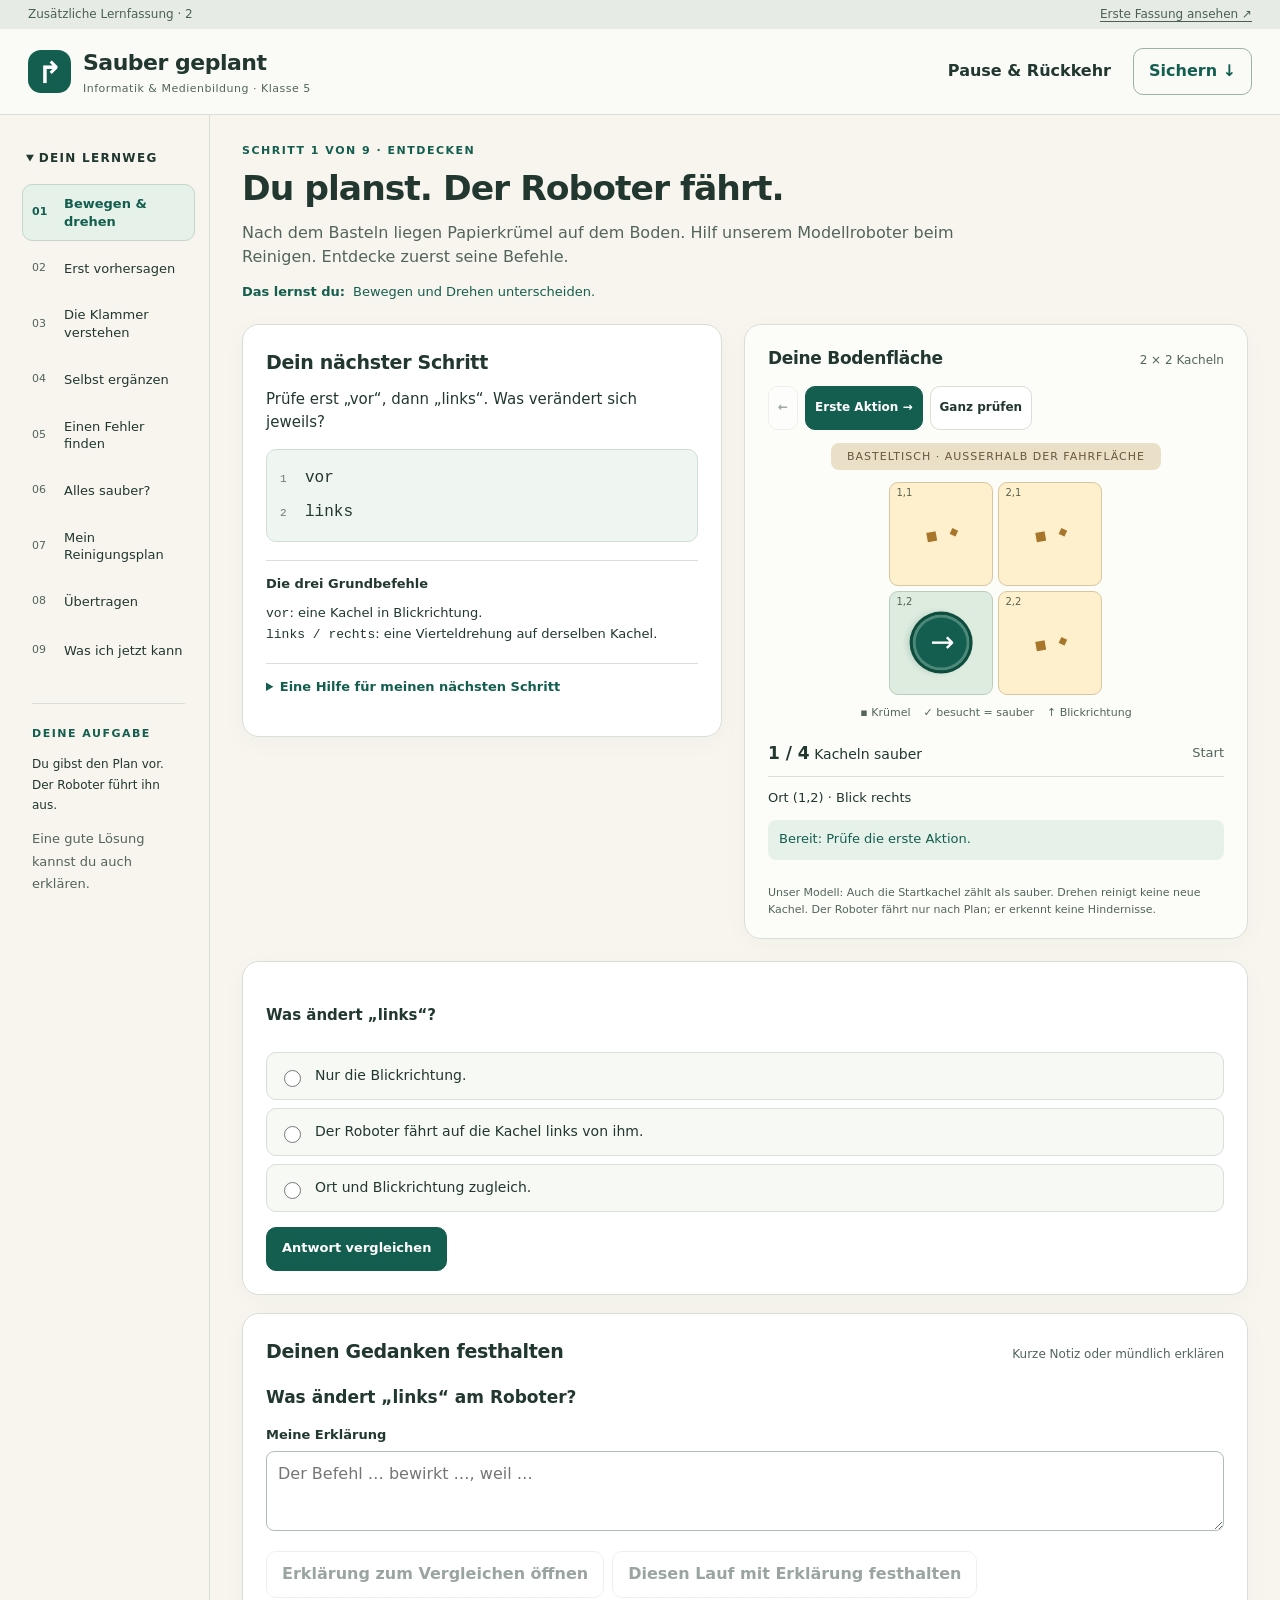
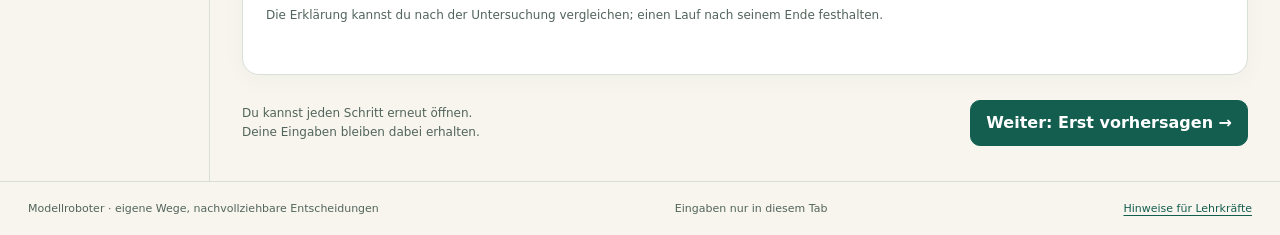
<file: composition-hybrid/assets/archiv/ium-reinigungsfall-v2/index.html>
<!doctype html>
<html lang="de">
<head>
  <meta charset="utf-8">
  <meta name="viewport" content="width=device-width,initial-scale=1">
  <meta name="robots" content="noindex">
  <meta name="theme-color" content="#145e50">
  <title>Sauber geplant · Lernfassung 2</title>
  <link rel="stylesheet" href="app.css">
</head>
<body>
  <a class="skip" href="#main">Zum Lernbereich</a>
  <div class="version-bar"><span>Zusätzliche Lernfassung · 2</span><a href="../ium-v2-ux01/reinigungsfall.html">Erste Fassung ansehen ↗</a></div>
  <header class="header">
    <a class="brand" href="#start"><span class="brand-icon" aria-hidden="true">↱</span><span>Sauber geplant<small>Informatik &amp; Medienbildung · Klasse 5</small></span></a>
    <div class="header-actions"><button id="pause-button" class="subtle">Pause &amp; Rückkehr</button><button id="save-button" class="outline">Sichern <span aria-hidden="true">↓</span></button></div>
  </header>
  <div class="shell">
    <aside class="sidebar"><details id="navigation" open><summary>Dein Lernweg</summary><nav id="nav" aria-label="Lernschritte"></nav></details><div class="side-note"><span class="small-caps">Deine Aufgabe</span><p>Du gibst den Plan vor.<br>Der Roboter führt ihn aus.</p><p class="muted">Eine gute Lösung kannst du auch erklären.</p></div></aside>
    <main id="main" tabindex="-1"></main>
  </div>
  <footer><span>Modellroboter · eigene Wege, nachvollziehbare Entscheidungen</span><span id="storage-status" role="status">Eingaben nur in diesem Tab</span><a href="README.md">Hinweise für Lehrkräfte</a></footer>
  <dialog id="save-dialog" aria-labelledby="save-title">
    <div class="dialog-head"><h2 id="save-title">Deinen Arbeitsstand sichern</h2><button data-close class="icon-button" aria-label="Schließen">×</button></div>
    <p>Dein Code, deine Vermutungen und Notizen gehören zusammen. Sichere sie, damit du später weiterarbeiten kannst.</p>
    <div class="save-options"><button id="export-button" class="primary">Sicherung als Datei laden ↓</button><label class="file-label outline" for="import-file">Eine Sicherung öffnen ↑</label><input type="file" id="import-file" accept=".json,application/json" class="sr-only"></div>
    <label class="checkbox-line"><input type="checkbox" id="remember"> Auf diesem Gerät im Browser behalten</label>
    <p class="muted">Nur für deinen eigenen Browser. Auf gemeinsam benutzten Geräten besser eine Datei nutzen. Browserdaten können gelöscht werden; eine Datei ist deine zusätzliche Sicherung.</p>
    <div id="import-preview"></div><p id="save-message" role="status"></p>
  </dialog>
  <noscript>Für den ausführbaren Reinigungsplan muss JavaScript aktiviert sein.</noscript>
  <script src="cleaning-core.js"></script><script src="lesson-model.js"></script><script src="app.js"></script>
</body>
</html>
</file>
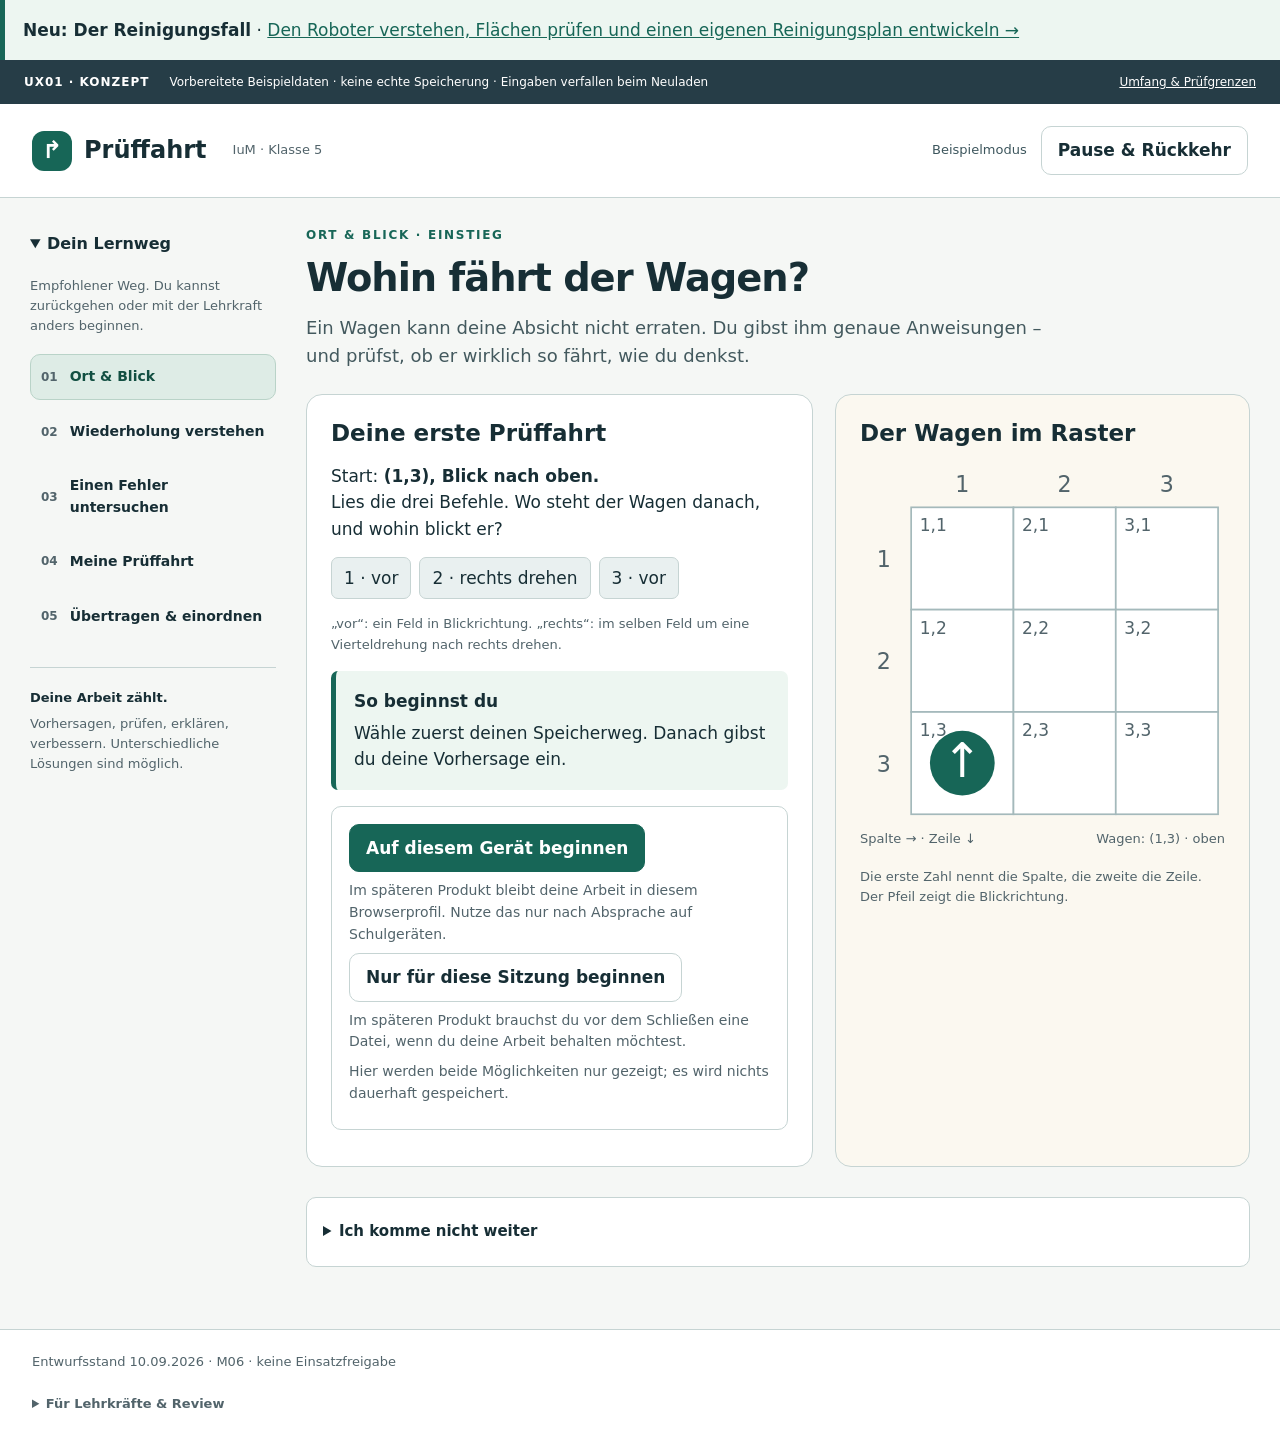
<file: composition-hybrid/assets/archiv/ium-v2-ux01/index.html>
<!doctype html>
<html lang="de">
<head>
  <meta charset="utf-8"><meta name="viewport" content="width=device-width,initial-scale=1">
  <title>Prüffahrt · UX01 Konzept</title>
  <link rel="stylesheet" href="style.css">
</head>
<body>
  <div class="feedback" style="margin:0;border-radius:0"><strong>Neu: Der Reinigungsfall</strong> · <a href="reinigungsfall.html">Den Roboter verstehen, Flächen prüfen und einen eigenen Reinigungsplan entwickeln →</a></div>
  <div class="concept"><strong>UX01 · KONZEPT</strong><span>Vorbereitete Beispieldaten · keine echte Speicherung · Eingaben verfallen beim Neuladen</span><a href="README.md">Umfang &amp; Prüfgrenzen</a></div>
  <a class="skip" href="#main">Zum Inhalt</a>
  <header class="top"><a href="#einstieg" class="brand" aria-label="Prüffahrt Start"><span class="brandmark">↱</span> Prüffahrt <small>IuM · Klasse 5</small></a><div class="top-actions"><span id="storage" class="status">Beispielmodus</span><button data-screen="rueckkehr" class="quiet">Pause &amp; Rückkehr</button></div></header>
  <div class="layout">
    <aside class="way"><details open id="way-details"><summary>Dein Lernweg</summary><p class="muted">Empfohlener Weg. Du kannst zurückgehen oder mit der Lehrkraft anders beginnen.</p><nav aria-label="Lernweg">
      <button data-screen="einstieg"><span>01</span> Ort &amp; Blick</button>
      <button data-screen="beispiel"><span>02</span> Wiederholung verstehen</button>
      <button data-screen="revision"><span>03</span> Einen Fehler untersuchen</button>
      <button data-screen="entwurf"><span>04</span> Meine Prüffahrt</button>
      <button data-screen="transfer"><span>05</span> Übertragen &amp; einordnen</button>
    </nav><div class="way-note"><strong>Deine Arbeit zählt.</strong><p>Vorhersagen, prüfen, erklären, verbessern. Unterschiedliche Lösungen sind möglich.</p></div></details></aside>
    <main id="main" tabindex="-1"></main>
  </div>
  <footer><span>Entwurfsstand 10.09.2026 · M06 · keine Einsatzfreigabe</span><details><summary>Für Lehrkräfte &amp; Review</summary><p>Alle Ansichten sind Gestaltungshypothesen. Geplant sind fünf Termine à 45 Minuten; sie sind keine gesperrte Seitenfolge. Modellierung, Partnervergleich und Sicherung bleiben Lehrkraftentscheidungen. Die S3-Ansicht enthält einen ausdrücklich vorbereiteten Beispielstand. Eine richtige Ausführung prüft keine freie Erklärung. Der vollständige Bericht und der Pilotvergleich liegen im Workspace.</p><p>Direktansichten: <a href="#einstieg">Einstieg</a> · <a href="#revision">Revision</a> · <a href="#entwurf">S3-Beispielstand</a> · <a href="#rueckkehr">Rückkehr</a> · <a href="#transfer">Transfer</a></p></details></footer>
  <script src="prototype.js"></script>
</body>
</html>
</file>
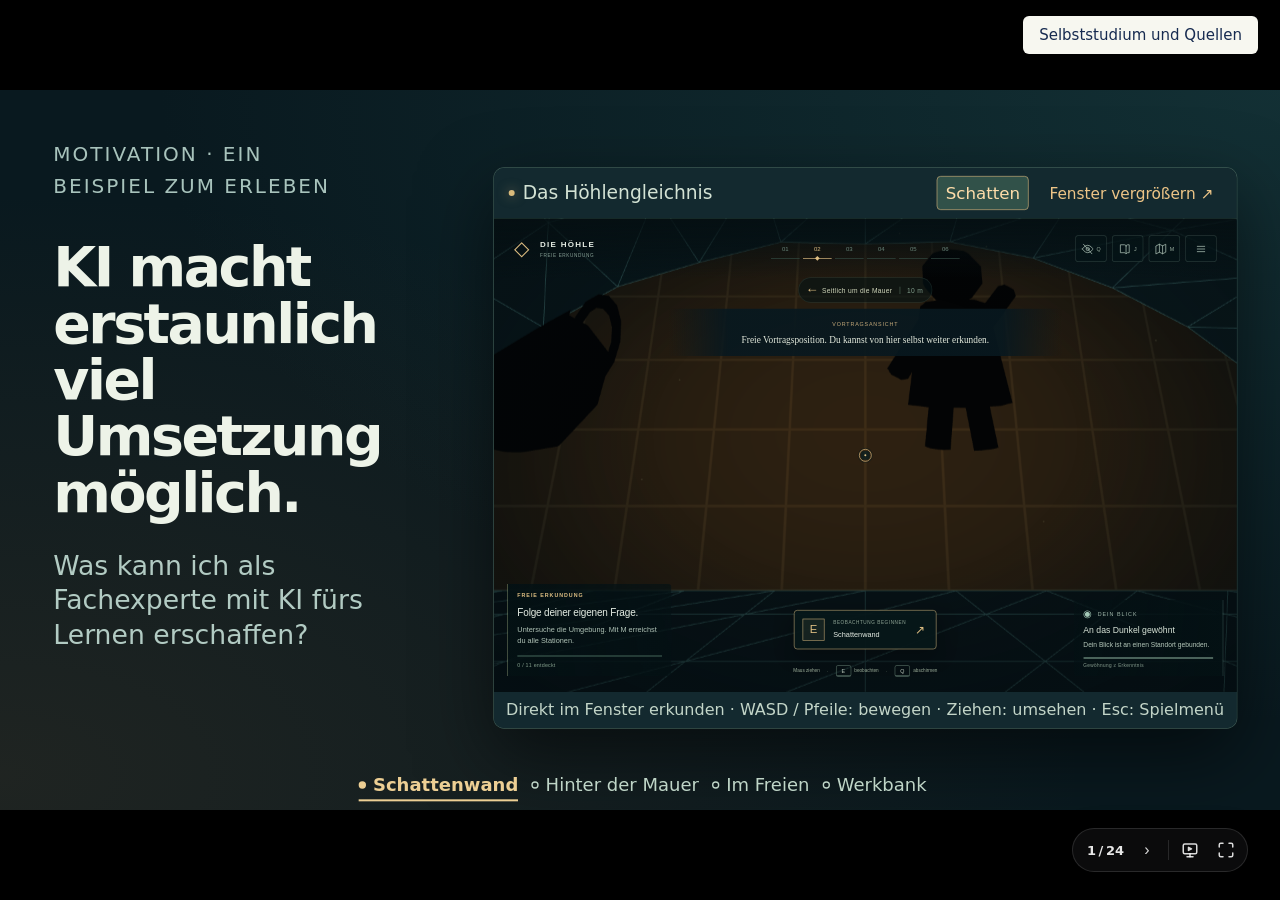
<file: praesentation-hybrid-45min.html>
<!doctype html><html lang="de"><head><meta charset="utf-8"><meta name="viewport" content="width=device-width,initial-scale=1"><title>Lernwerk · 45 Minuten plus Reserve · LMZ</title><script src="composition-hybrid/assets/runtime/hyperframes-player.global.js"></script><script src="composition-hybrid/assets/runtime/hyperframes-slideshow.global.js"></script><style>*{box-sizing:border-box}html,body{margin:0;width:100%;height:100%;overflow:hidden;background:#111a24;font-family:system-ui,sans-serif}hyperframes-slideshow{display:block;position:relative;width:100%;height:100%}.study{position:fixed;right:22px;top:16px;z-index:60;color:#172b50;background:#f7f7f0;padding:10px 16px;border-radius:6px;font-size:15px;text-decoration:none}.study:focus-visible{outline:3px solid #2d52ee;outline-offset:4px}html.audience .study{display:none}</style><script>if(new URLSearchParams(location.search).get('mode')==='audience')document.documentElement.classList.add('audience');</script><style>html.review-detail-open .study,html.review-detail-open [data-hf-nav-cluster]{visibility:hidden!important}</style></head><body><hyperframes-slideshow tabindex="0" notes-storage-key="lmz-lernwerk-hybrid-45min-20261019"><hyperframes-player interactive src="composition-hybrid/index.html" style="position:absolute;inset:0"></hyperframes-player><script type="application/hyperframes-slideshow+json">{"slides":[{"sceneId":"i1-erleben","notes":"Richtzeit: 1,5 Minuten. Persönliche Leitfrage vor der ersten Spielaktion: Was kann ich als Fachexperte mit KI fürs Lernen erschaffen, das ich technisch allein nicht umsetzen könnte? Dann nur die Schattenwand als beeindruckendes Ergebnis zeigen. Kurz umsehen oder wenige Schritte gehen; keine geführte Wendung und kein Licht vorwegnehmen. Ein Satz ordnet die Situation für Menschen ohne Kenntnis des Gleichnisses ein. Das freie Spiel bleibt bedienbar. Übergang: Wie viel musste ich dafür eigentlich formulieren?","startTime":180,"endTime":190},{"sceneId":"i2-prompts","notes":"Richtzeit: 1 Minuten. Die beiden tatsächlichen Nutzeraufträge zeigen. Erster Auftrag: begehbare Wireframe-Welt. Zweiter Auftrag: die First-Person-Erfahrung und Wahrnehmungsgrenzen gezielt verbessern. Originalwortlaut erhalten. Zwei sichtbare Aufträge beschreiben den Formulierungsaufwand, keine Garantie über sämtliche Rechen- oder Prüfschritte. Übergang: Das Ergebnis ist eindrucksvoll. Jetzt drehen wir uns um und schauen hinter die Mauer.","startTime":190,"endTime":200},{"sceneId":"i3-wendung","notes":"Richtzeit: 1,5 Minuten. Die Wendung erst jetzt enthüllen. Überblick hinter der Mauer, Figuren und ihre Stäbe, Feuer mit Hilfsstrahlen, dann Zusammenhang ansehen. Die vorhandenen Einblendungspunkte führen die Blickwechsel. Schattenspiel ist eine produktive Tätigkeit: Anordnung und Werkzeuge bewusst nutzen. Kein bestimmtes KI-Bauteil mit dem Feuer gleichsetzen. Die Orte sind Perspektiven mit Rückwegen, keine zwangsläufigen Fähigkeitsstufen. Übergang: Mich interessiert, welche Lernformen ich selbst mit solchen Mitteln erschaffen kann.","fragments":[200.5,202,205,208],"hotspots":[{"id":"hoehle-vertiefen","label":"Übertragung und Grenzen","target":"v-hoehle-ki","region":{"x":66,"y":87,"w":28,"h":7}}],"startTime":200,"endTime":210},{"sceneId":"i4-motivation","notes":"Richtzeit: 1 Minuten. Die persönliche Gestaltungsabsicht aufgreifen. Fachwissen und Ziele, Quellen und Kriterien sowie KI als Produktionsmedium verbinden. Die eigene Expertise wächst durch Prüfung und Austausch; ihre Grenzen bleiben erkennbar. Übergang: Am Lernwerk zeige ich jetzt, welche Arbeit hinter einer fertigen Darstellung steckt.","startTime":210,"endTime":220},{"sceneId":"root","startTime":0,"endTime":10,"notes":"Richtzeit: 0,5 Minuten. Den Rechercheausschnitt als Blick hinter das fertige Lernangebot einordnen. Aus einer umfangreichen Quellenkarte wurde eine wachsende Notiz. Eine einzige Entwicklungsspur ankündigen, nicht schon das Produkt vorführen. Übergang: Wie mache ich meinen fachlichen Auftrag für die Werkzeuge bearbeitbar?","hotspots":[{"id":"vertiefung-1","label":"Vertiefung","target":"v1-entwicklung","region":{"x":78,"y":85,"w":16,"h":7}}]},{"sceneId":"e2-werkzeuge","fragments":[12,15],"notes":"Richtzeit: 1,5 Minuten. Eine Arbeitsfolge führen: Ziel, Lernbogen und Quellen als Kontext; mit Codex Dateien und Browser konkret bearbeiten; einen belegten Befund gezielt korrigieren und nachprüfen. Workspace, Git/GitHub und HyperFrames knapp nach ihrer Rolle benennen. Keine ausführliche Werkzeugtour. Den verdichteten Beispielauftrag als solchen kennzeichnen. Übergang ins Freie: Die Werkzeuge helfen beim Herstellen. Welche Lernform ich brauche, muss ich fachlich begründen.","hotspots":[{"id":"vertiefung-2","label":"Vertiefung","target":"v2-werkzeuge","region":{"x":78,"y":85,"w":16,"h":7}}]},{"sceneId":"g1-massstaebe","startTime":280,"endTime":290,"fragments":[282,285,288],"notes":"Richtzeit: 1,25 Minuten. Der Außenraum erhält hier seinen ersten geführten Moment. Wissen und Maßstäbe durch Forschung, Lesen, Bildungsplan und Austausch erschließen. Die drei vorhandenen Einblendungen unterscheiden Grundlage, curricularen Wortlaut und eigene Gestaltungsentscheidung. Keine fertige Wahrheit oder automatisch abgeleitete Form behaupten. Übergang: Mit diesen Maßstäben gehe ich zurück an die Werkbank und entwickle einen Bauplan."},{"sceneId":"g2-konzeption","startTime":290,"endTime":300,"fragments":[292,295,298],"notes":"Richtzeit: 1,5 Minuten. Den unveränderten Bauplan zeigen: erklärender Kernlernweg, eigene Anwendung, Rückmeldung und neuer Versuch; flexible Vertiefungs-, Transfer- und Projektmodule. Zielbild Gymnasium 5–7, kein Fertigstellungsnachweis. Die Funktionen einmal deutlich erklären. Übergang: Jetzt erhält ein konkretes Bildungsplanziel seinen Ort in diesem Bauplan."},{"sceneId":"e3-grundlagen","fragments":[22,25,28],"notes":"Richtzeit: 2,25 Minuten. Das Jahresmapping bleibt vollständig. Quelle lesen, Bandziel durch eigene Jahrgangsentscheidung auf 5 und 6 verteilen, Lernhandlung und Nachweis planen. Quellenaussage und Projektentscheidung unterscheiden. Die vorhandenen drei Einblendungen in Ruhe nutzen. Übergang: Diese Handlung braucht auch Platz im Schuljahr.","hotspots":[{"id":"vertiefung-3","label":"Mapping vertiefen","target":"v3-grundlagen","region":{"x":78,"y":85,"w":16,"h":7}}]},{"sceneId":"e4-lernbogen","fragments":[32,36],"notes":"Richtzeit: 2 Minuten. Die Jahresbilanz und den Rechercheausschnitt unverändert zeigen. 225 Minuten entsprechen fünf Unterrichtseinheiten zu 45 Minuten; die sechs Lernschritte sind eine andere Gliederung. 38 UE sind ein geplanter Bedarf, noch keine bestätigte Verfügbarkeit oder erprobte Dauer. Die Vertiefung bleibt für das Selbststudium. Übergang: Eine Zeitbilanz allein macht den Einstieg noch nicht verständlich. Dafür musste ich das Material überarbeiten.","hotspots":[{"id":"vertiefung-4","label":"M02 genauer ansehen","target":"v4-lernbogen","region":{"x":78,"y":85,"w":16,"h":7}}]},{"sceneId":"e5-recherche","notes":"Richtzeit: 1 Minute. Historische Revision 11.–12.10.2026, heute im zusätzlichen Recherche-Beispiel. Kleine Notiz: Antwort, hilfreiche Textstelle, Herkunft. Entlastung ist eine Gestaltungsabsicht, noch kein Nachweis besserer Lernwirkung. Übergang: Auch danach blieb zunächst eine Lernhandlung aus.","hotspots":[{"id":"vertiefung-5","label":"Vertiefung","target":"v5-recherche","region":{"x":78,"y":85,"w":16,"h":7}}]},{"sceneId":"e6-review","notes":"Richtzeit: 1,5 Minuten. Originalbilder A09 und A10 aus der veröffentlichten Fassung zeigen. Links stehen zwei echte Auszüge bei noch leerer Notiz; rechts hebt Lea ihre Auswahl hervor. Ein Bild lässt sich im Fenster vergrößern. Historischer Befund vom 12.10.: passende Passage war vorgegeben. Im aktuellen Material ist die eigene Wahl empfohlen, der Vergleich freiwillig erreichbar; keine technische Sperre. Im Vortrag nur die beiden Bilder erklären, die echte Seite ist zusätzlich im Fenster aufrufbar. Übergang: Dasselbe Vorgehen lässt sich an mehreren Roboterentwürfen nachvollziehen.","hotspots":[{"id":"vertiefung-6","label":"Review vertiefen","target":"v6-review","region":{"x":55,"y":9,"w":18,"h":5}}]},{"sceneId":"e7-medien","notes":"Richtzeit: 1,5 Minuten. Exemplarische Entwicklungsspur, kein vollständiger Stammbaum: erster Reinigungsfall am 13.09.; Lernfassung 2 nach konkretem Lernendenperspektiv-Review; am 20.09. neuer Anspruch vollständiger Selbstlernbearbeitbarkeit; spätere Ausarbeitung bis zum konsolidierten Lernstudio am 27.09., heute in Klasse 5. Die historischen Fassungen sind im Fenster bedienbar. Im Vortrag nicht alle öffnen. Konkrete Verbesserungen: passendes Feedback, sichtbarer Schleifendurchlauf, ergänzte Erklärungen und Kriterien. Verdichteter Revisionsauftrag ist kein Originalprompt. Designübertragung und technische Checks beweisen keine Lernwirkung. Übergang: Jetzt prüfen wir im echten Lernstudio, was aus diesen Entscheidungen sichtbar geworden ist.","hotspots":[{"id":"vertiefung-7","label":"Arbeitsweise vertiefen","target":"v7-medien","region":{"x":55,"y":9,"w":18,"h":5}}]},{"sceneId":"d1-lernwerk-betreten","startTime":300,"endTime":310,"notes":"Richtzeit: 0,5 Minuten. Die Entwicklungslinie endet im heutigen Lernstudio. Dieses ist eine zusätzliche Übung zur vollständigen Ablauf-Reihe. Vermuten, Fehler finden und Korrektur begründen. Keine vollständige Produkt- oder Versionsführung."},{"sceneId":"d2-roboter-live","startTime":310,"endTime":320,"notes":"Richtzeit: 6 Minuten. Erst vor/links/vor vorhersagen und einzeln prüfen. Im Fehlerfall wiederhole 4 [vor], danach links: aktueller 2×2-Raum stoppt bei Aktion 2. Der sichtbare Merksatz nennt die Lösungsidee bereits. Daher begründete Rekonstruktion der vorgegebenen Regel, keine völlig offene Fehlersuche behaupten. Zu wiederhole 4 [vor; links] ändern, äußere Drehung entfernen. Vier Kacheln, acht Aktionen, Rückkehr zum Start mit Blick rechts prüfen. Erklärung mit Kriterien beurteilen. Kein Kompetenznachweis aus einer Fahrt."},{"sceneId":"d3-konzeption-erkennen","startTime":320,"endTime":330,"notes":"Richtzeit: 1,5 Minuten. Am gerade Erlebten die drei Funktionen zuordnen, nicht die ganze Konzeption erneut erklären. Hilfe am Programm; eigene Vorhersage und Korrektur; Rückmeldung und begründeter neuer Versuch. Technik prüft die Fahrt. Fachliches Urteil beurteilt die Erklärung. Reale Erprobung mit Lernenden bleibt eine eigene Aufgabe; die zusätzliche Übersicht steht in der Vertiefung. Übergang: Ihr erkundet jetzt selbst, was eure Entscheidung trägt. Nur einen der beiden kurzen Ausschnitte wählen.","fragments":[322,325,328],"hotspots":[{"id":"pruefungen-vertiefen","label":"Prüfungen und Grenzen","target":"v8-qualitaet","region":{"x":75,"y":80,"w":21,"h":6}}]},{"sceneId":"t1-testweg-waehlen","startTime":330,"endTime":340,"notes":"Richtzeit: 1 Minute. Einladung zum freien Erkunden, keine Zuteilung und kein Arbeitsauftrag. Zwei bekannte Einstiege anbieten; eigene Wege, Zuschauen und Mitdenken sind genauso möglich. Für Online-Teilnahme beide öffentlichen URLs vorab manuell in den Teams-Chat geben; Kopierhilfe in der Präsentation/Lesefassung. Niemand muss zwischen Bildschirmfreigabe und eigenem Ausprobieren gleichzeitig alles verfolgen."},{"sceneId":"t2-testen-beobachten","startTime":340,"endTime":350,"notes":"Richtzeit: 8 Minuten. Zeit zum Erkunden lassen. Keine laufenden Beobachtungsfragen, keine Pflichtnotiz, keine Breakout- oder Partneraufgabe. Als Referent für Fragen erreichbar sein; Raum und Teams im Blick behalten. Nach etwa sieben Minuten freundlich auf den baldigen Austausch hinweisen. Auch reines Mitdenken ist willkommen."},{"sceneId":"t3-befund-schaerfen","startTime":350,"endTime":360,"notes":"Richtzeit: 1 Minute. Den Übergang zum Gespräch öffnen: Was möchtet ihr mitbringen? Kein Befundschema, keine Abgabe und kein zu schärfender Satz. Kurz Raum lassen, bevor die gemeinsame Runde beginnt."},{"sceneId":"f1-beobachtungen-buendeln","startTime":360,"endTime":370,"notes":"Richtzeit: 3 Minuten innerhalb eines insgesamt fünfminütigen offenen Gesprächs. Eine Frage eröffnen: Wie wirkt das Lernwerk auf euch? Danach zuhören und nachfragen. Beiträge aus dem Raum, per Teams-Mikrofon und im Chat gleichwertig aufnehmen. Nach Möglichkeit vorab jemanden bitten, den Chat mit im Blick zu behalten. Keine drei Pflichtbeiträge, keine Kategorien, kein sichtbares Protokoll und keine festgelegten Redezeiten. Die Zeit still selbst im Blick behalten."},{"sceneId":"f2-fragen-naechster-schritt","startTime":370,"endTime":380,"notes":"Richtzeit: weitere 2 Minuten desselben Gesprächs. Folie ist eine offene Einladung zu Fragen und darf bei laufendem Gespräch auch geschlossen bleiben. Keinen Themenwechsel erzwingen. Fragen zur Konzeption, KI-Arbeit oder Praxis aufnehmen; keine gemeinsame Priorität oder ein Prüfzeichen abfragen. Zum Ausblick nur einen tatsächlich gehörten Gedanken aufgreifen, wenn es passt; sonst einfach danken."},{"sceneId":"a1-lernwege-verbessern","startTime":380,"endTime":390,"notes":"Richtzeit: 0,5 Minuten. Eigene nächste Priorität nennen: bestehende Lernwege verbessern. Für Perspektiven danken, ohne ein gemeinsames Ergebnis zu behaupten. Optional einen tatsächlichen Gedanken aus dem Gespräch aufgreifen. Keine automatische Übernahme aus einem Sammelraster."},{"sceneId":"a2-reviews-beitragen","startTime":390,"endTime":400,"notes":"Richtzeit: 2 Minuten. Freiwilliges Weiterdenken über das LMZ-Teams anbieten. Ein kurzer Gedanke, eine Frage, Praxiserfahrung oder ein genauerer fachlicher/didaktischer Blick sind willkommen. Kein Auftrag an alle, keine Pflichtvorlage oder Abgabe. Die optionale Schreibhilfe steht nur im Selbststudium. Menschliche Expertise als Einladung zum Austausch würdigen."},{"sceneId":"a3-menschliche-expertise","startTime":400,"endTime":410,"notes":"Richtzeit: 1,5 Minuten. Zur persönlichen Leitfrage und zur Werkbank zurückkehren. Eigene Expertise, Erfahrung und andere Perspektiven geben der KI-Produktion Richtung. Kollegial schließen, keine neue Aufgabe formulieren."}],"slideSequences":[{"id":"v1-entwicklung","label":"Entwicklung des Lernwerks","slides":[{"sceneId":"v1-entwicklung","notes":"Vertiefung zu Folie 1. Über Zurück zur Vortragsfolie wechseln. Quellen: Q01, Q04, Q08, Q09","startTime":80,"endTime":90}]},{"id":"v2-werkzeuge","label":"Werkzeuge im Entwicklungsprozess","slides":[{"sceneId":"v2-werkzeuge","notes":"Vertiefung zu Folie 2. Über Zurück zur Vortragsfolie wechseln. Quellen: Q01, Q02, Q05, Q10, Q11, Q07, Q08, Q09","startTime":90,"endTime":100}]},{"id":"v3-grundlagen","label":"Das Mapping vom Ziel zur Lernhandlung","slides":[{"sceneId":"v3-grundlagen","notes":"Vertiefung zu Folie 3. Über Zurück zur Vortragsfolie wechseln. Quellen: Q02, Q03, Q06, Q07, Q12","startTime":100,"endTime":110},{"sceneId":"v3-grundlagen-mapping-nachweis","notes":"Vertiefung zu Das Mapping vom Ziel zur Lernhandlung. Quellen: Q02, Q03, Q06, Q07, Q12","startTime":160,"endTime":170}]},{"id":"v4-lernbogen","label":"Das Mapping in den Jahresplan","slides":[{"sceneId":"v4-lernbogen","notes":"Vertiefung zu Folie 4. Über Zurück zur Vortragsfolie wechseln. Quellen: Q05, Q06, Q07, Q12","startTime":110,"endTime":120},{"sceneId":"v4-lernbogen-mapping-recherchezeit","notes":"Vertiefung zu Das Mapping in den Jahresplan. Quellen: Q05, Q06, Q07, Q12","startTime":170,"endTime":180}]},{"id":"v5-recherche","label":"Recherche als Entwicklungsbeispiel","slides":[{"sceneId":"v5-recherche","notes":"Vertiefung zu Folie 5. Über Zurück zur Vortragsfolie wechseln. Quellen: Q07, Q08","startTime":120,"endTime":130}]},{"id":"v6-review","label":"Kritik wird zur konkreten Änderung","slides":[{"sceneId":"v6-review","notes":"Vertiefung zu Folie 6. Über Zurück zur Vortragsfolie wechseln. Quellen: Q08, Q09","startTime":130,"endTime":140}]},{"id":"v7-medien","label":"Entwürfe prüfen und gezielt überarbeiten","slides":[{"sceneId":"v7-medien","notes":"Vertiefung zur Roboterentwicklung. Beobachtung, fachliches Kriterium, begrenzter Auftrag und erneute Prüfung auseinanderhalten. Der Beispielauftrag ist eine redaktionelle Verdichtung, kein historisches Originalzitat. Quellen R02–R07 im Prüfbericht. Die Medienübersicht zur Recherche bleibt in der Lesefassung.","startTime":140,"endTime":150}]},{"id":"v8-qualitaet","label":"Qualität und verbleibende Nachweise","slides":[{"sceneId":"e8-qualitaet","notes":"Optionale Vertiefung: technische Prüfung, fachliches Urteil und reale Erprobung. Außerhalb der 45 geplanten Minuten.","startTime":70,"endTime":80},{"sceneId":"v8-qualitaet","notes":"Vertiefung zu Folie 8. Über Zurück zur Vortragsfolie wechseln. Quellen: Q05, Q09, Q10","startTime":150,"endTime":160}]},{"id":"v-hoehle-ki","label":"Höhlengleichnis und KI · Übertragung und Grenzen","slides":[{"sceneId":"v-hoehle-ki-motive","notes":"Optionale Vertiefung zum Selbststudium. Die Motive öffnen verschiedene Fragen an die KI-Nutzung. Volltext und Quellen über den Lesefassungslink. Über „Zurück“ zur Einstiegsfolie wechseln.","startTime":220,"endTime":230},{"sceneId":"v-hoehle-ki-nachweise","notes":"Optionale Vertiefung zum Selbststudium. Ein Prüfprozess wird durch seine Nachweise beurteilbar. Volltext und Quellen über den Lesefassungslink. Über „Zurück“ zur Einstiegsfolie wechseln.","startTime":230,"endTime":240},{"sceneId":"v-hoehle-ki-drei-fragen","notes":"Optionale Vertiefung zum Selbststudium. Produkt, eigenes Verständnis und Lernzuwachs brauchen eigene Nachweise. Volltext und Quellen über den Lesefassungslink. Über „Zurück“ zur Einstiegsfolie wechseln.","startTime":240,"endTime":250},{"sceneId":"v-hoehle-ki-expertise","notes":"Optionale Vertiefung zum Selbststudium. Eigenes Fachverständnis und externe Prüfung leisten Unterschiedliches. Volltext und Quellen über den Lesefassungslink. Über „Zurück“ zur Einstiegsfolie wechseln.","startTime":250,"endTime":260},{"sceneId":"v-hoehle-ki-grenzen","notes":"Optionale Vertiefung zum Selbststudium. Die Höhlenübertragung hat klare Grenzen. Volltext und Quellen über den Lesefassungslink. Über „Zurück“ zur Einstiegsfolie wechseln.","startTime":260,"endTime":270},{"sceneId":"v-hoehle-ki-lernen","notes":"Optionale Vertiefung zum Selbststudium. Lernziele bestimmen, welche Arbeit wir selbst leisten und welche wir delegieren. Volltext und Quellen über den Lesefassungslink. Über „Zurück“ zur Einstiegsfolie wechseln.","startTime":270,"endTime":280}]}]}</script></hyperframes-slideshow><a class="study" href="composition-hybrid/lesen.html" target="_blank" rel="noopener">Selbststudium und Quellen</a><script>document.querySelector("hyperframes-slideshow").focus();</script><script src="composition-hybrid/assets/runtime/feedback-stage.js"></script><script>window.addEventListener('message',e=>{if(e.origin!==location.origin||e.data?.source!=='lmz-review-ui')return;document.documentElement.classList.toggle('review-detail-open',Boolean(e.data.open));if(parent!==window)parent.postMessage(e.data,location.origin);});</script></body></html>
</file>
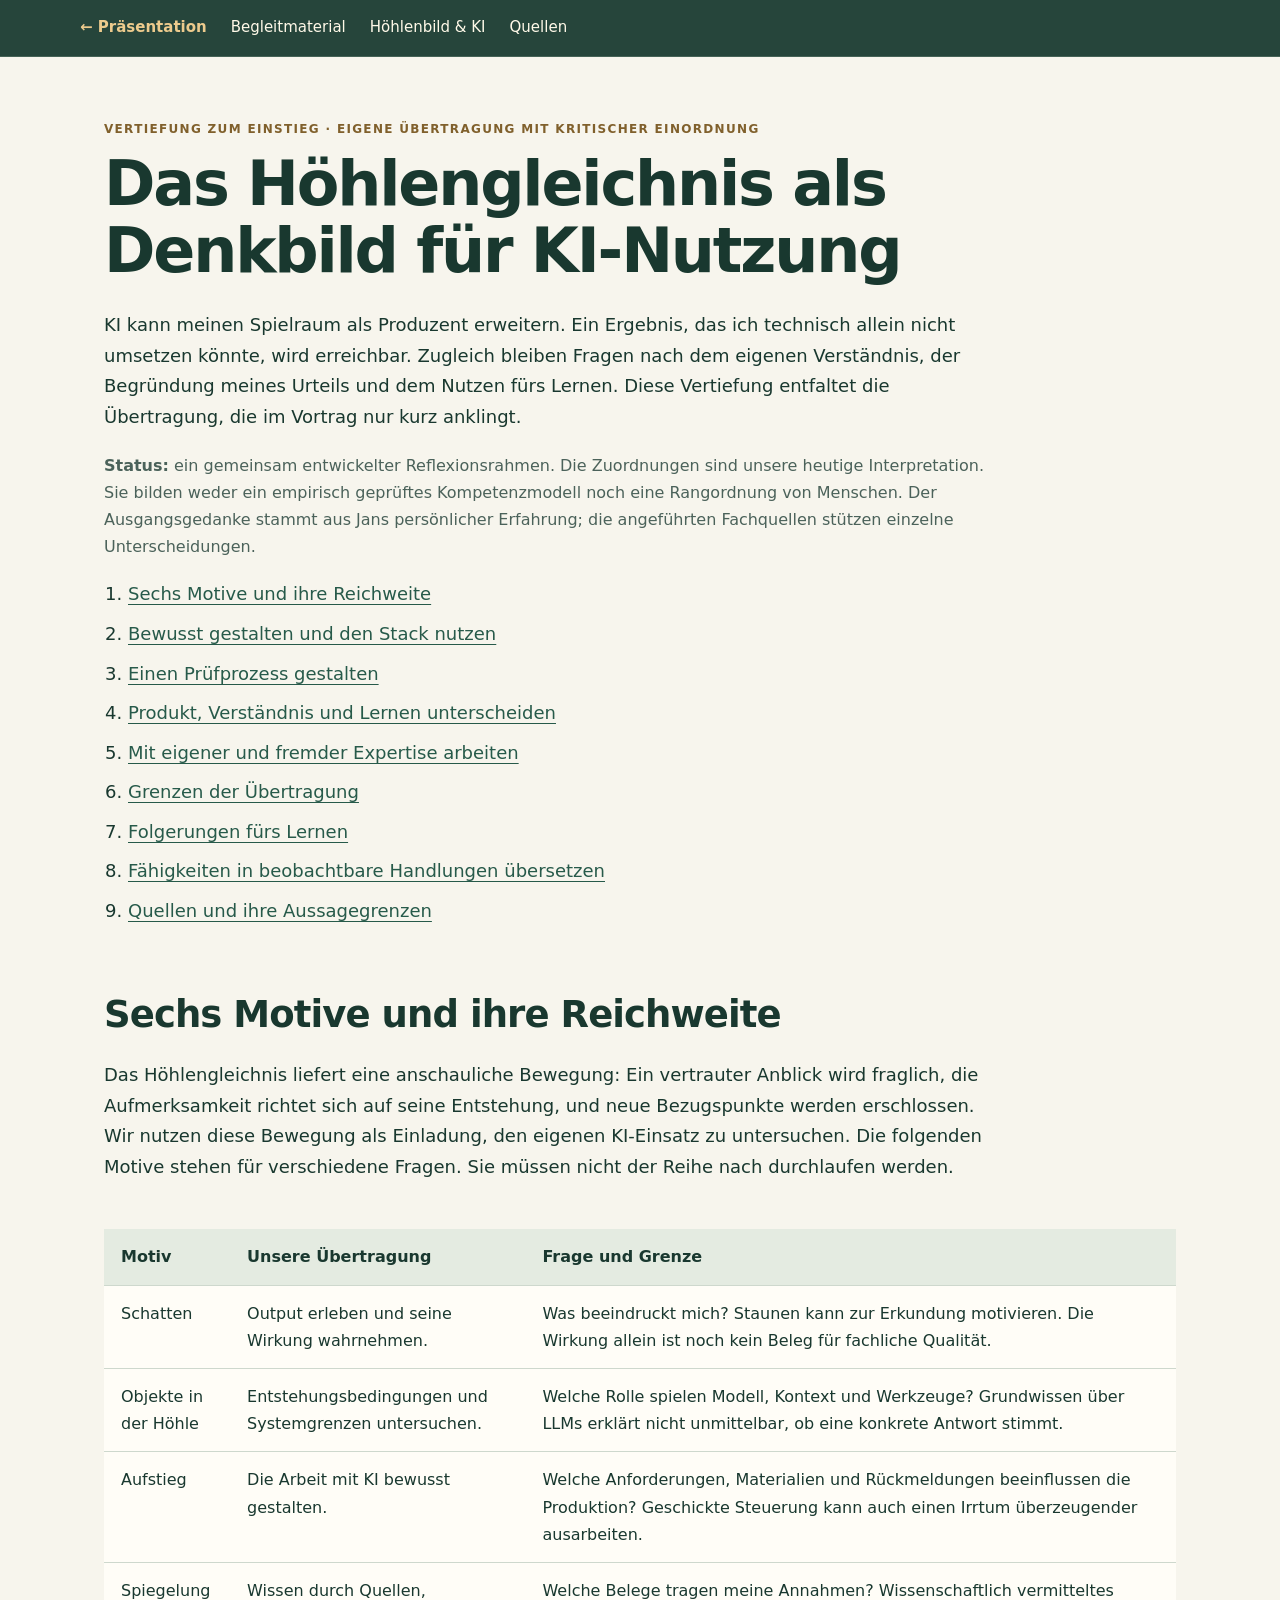
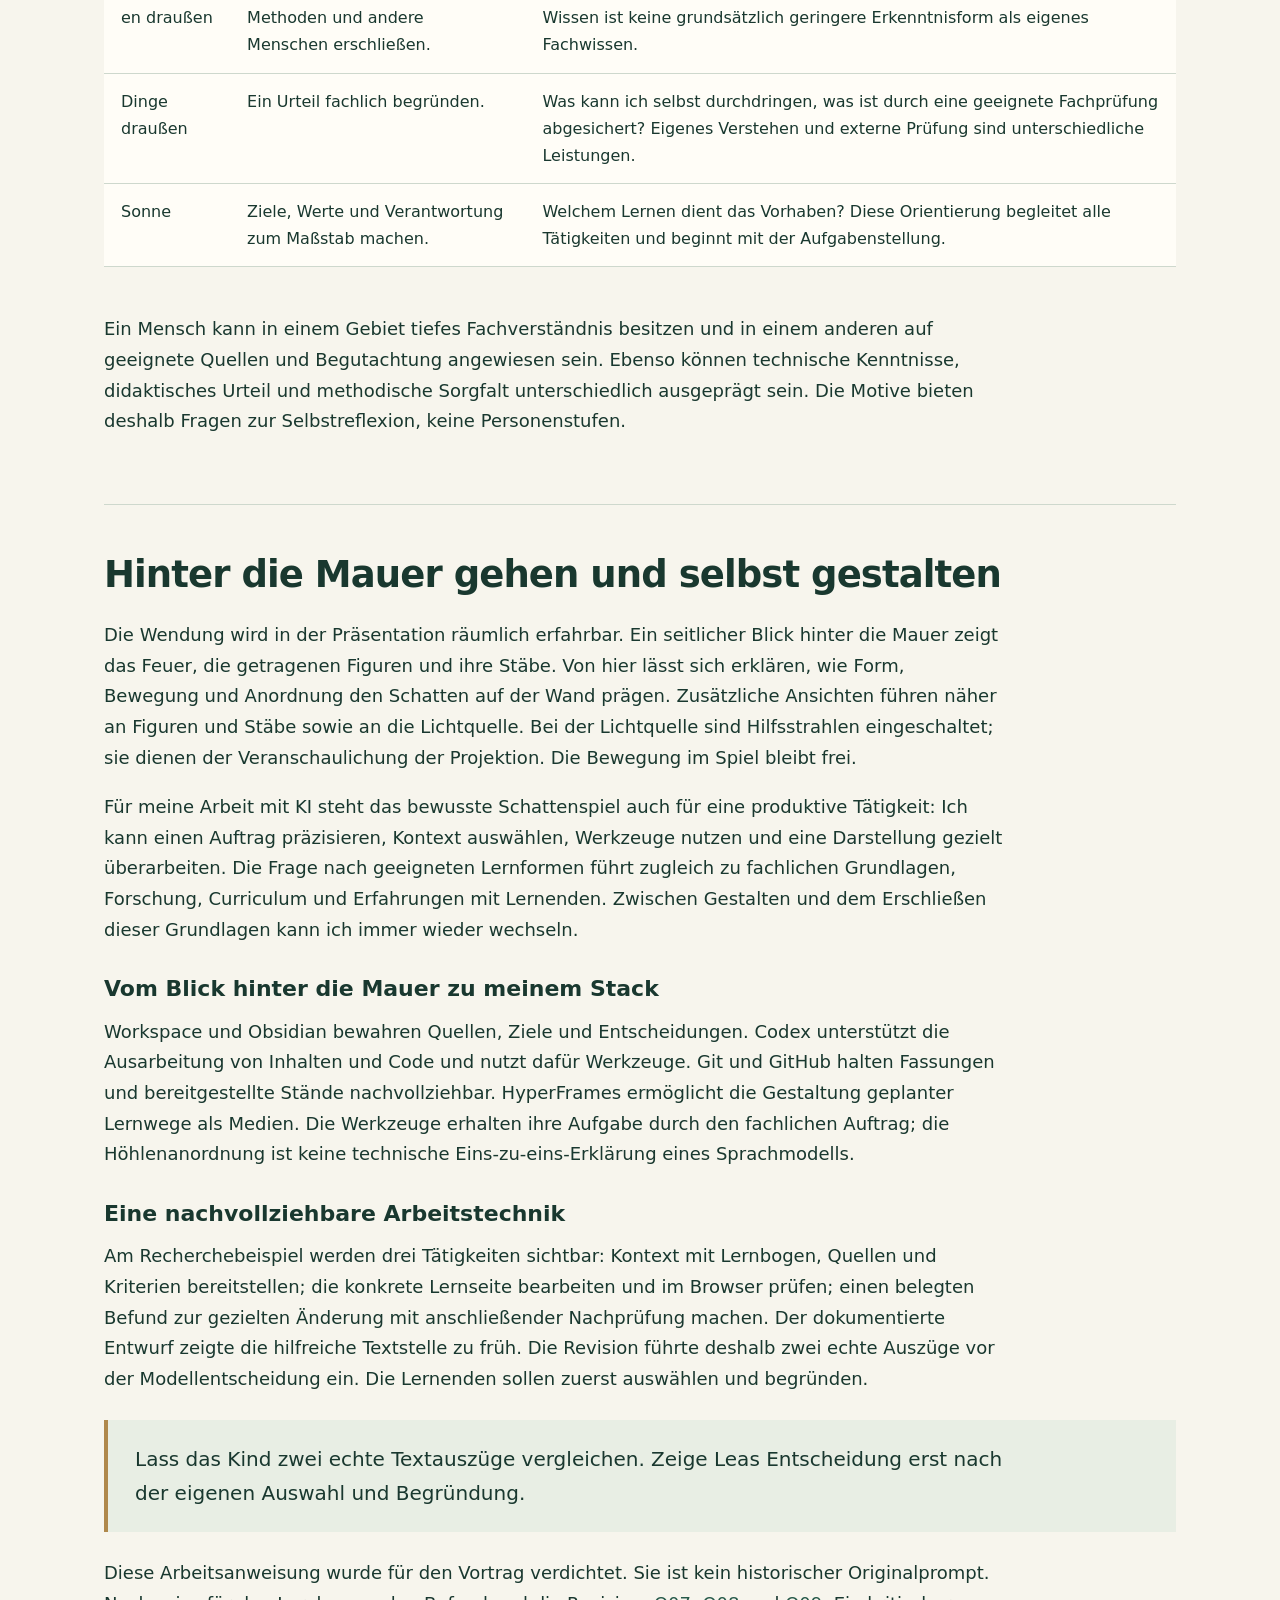
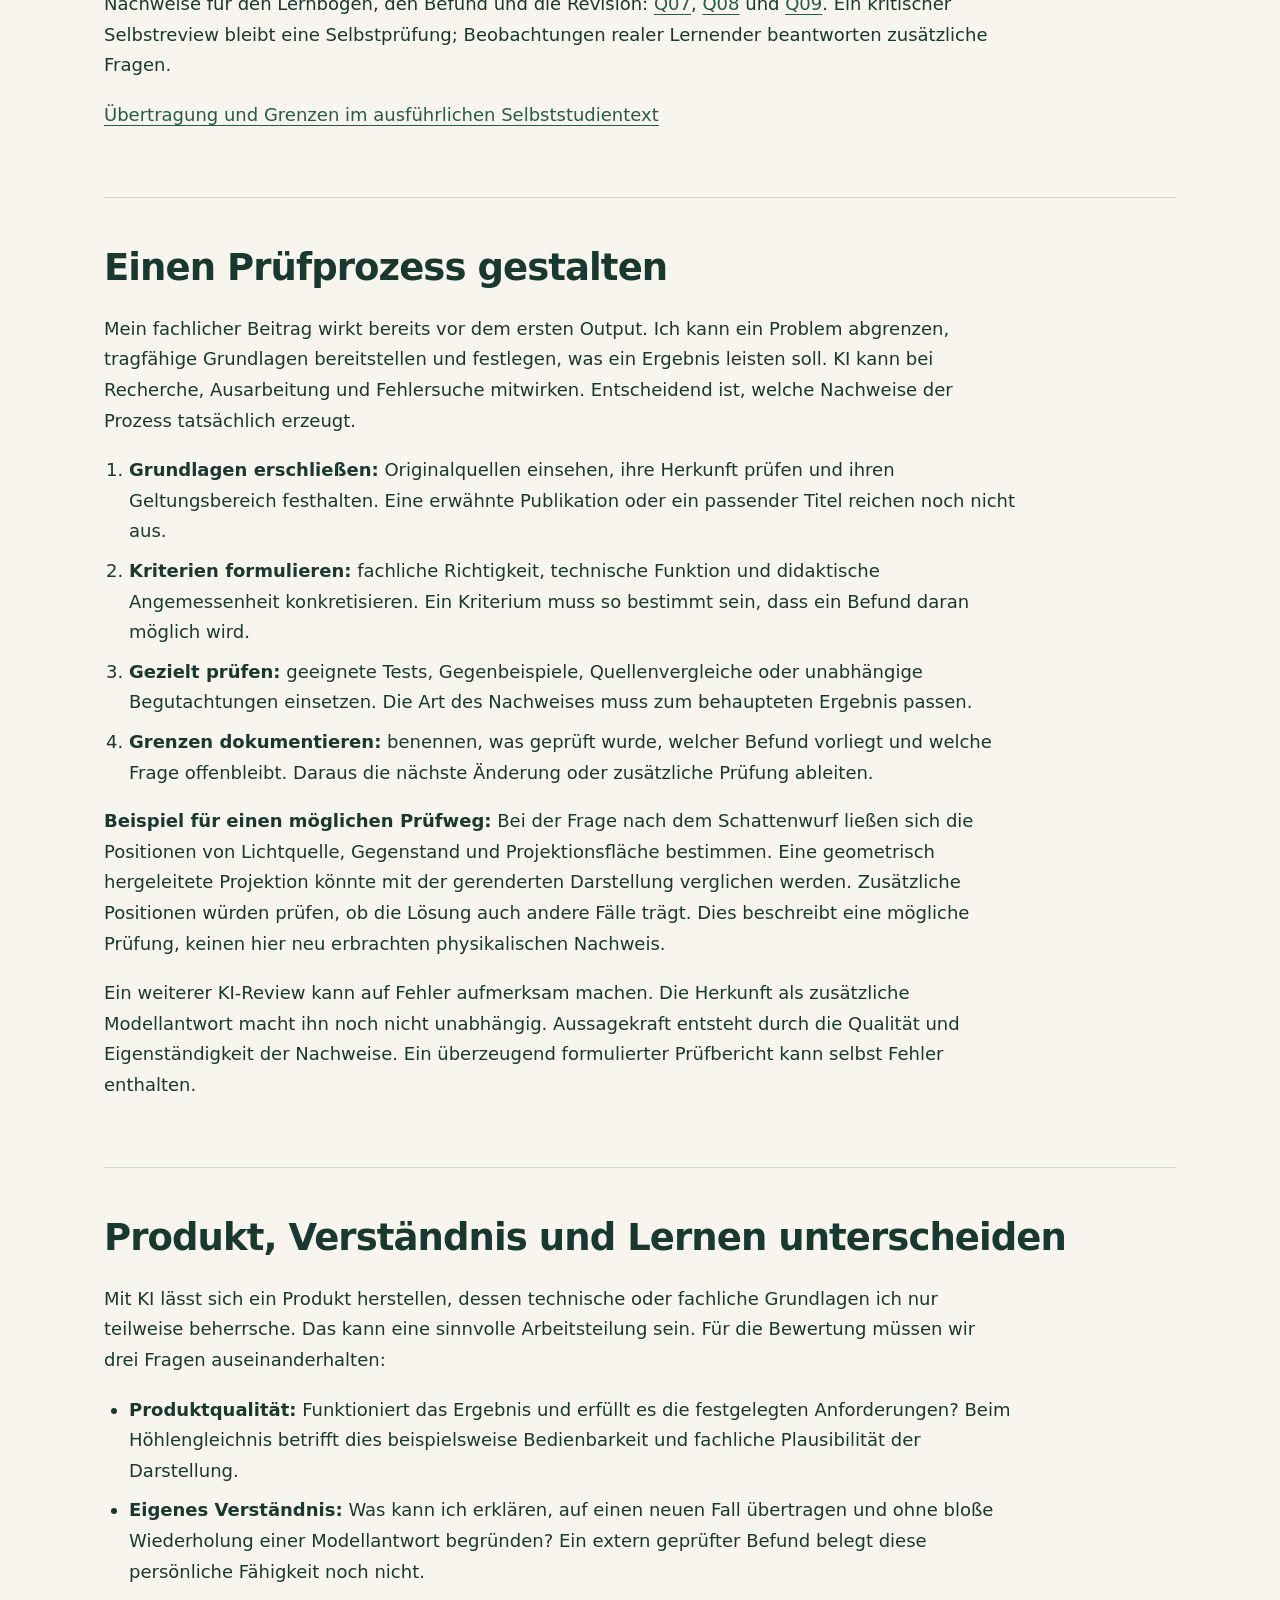
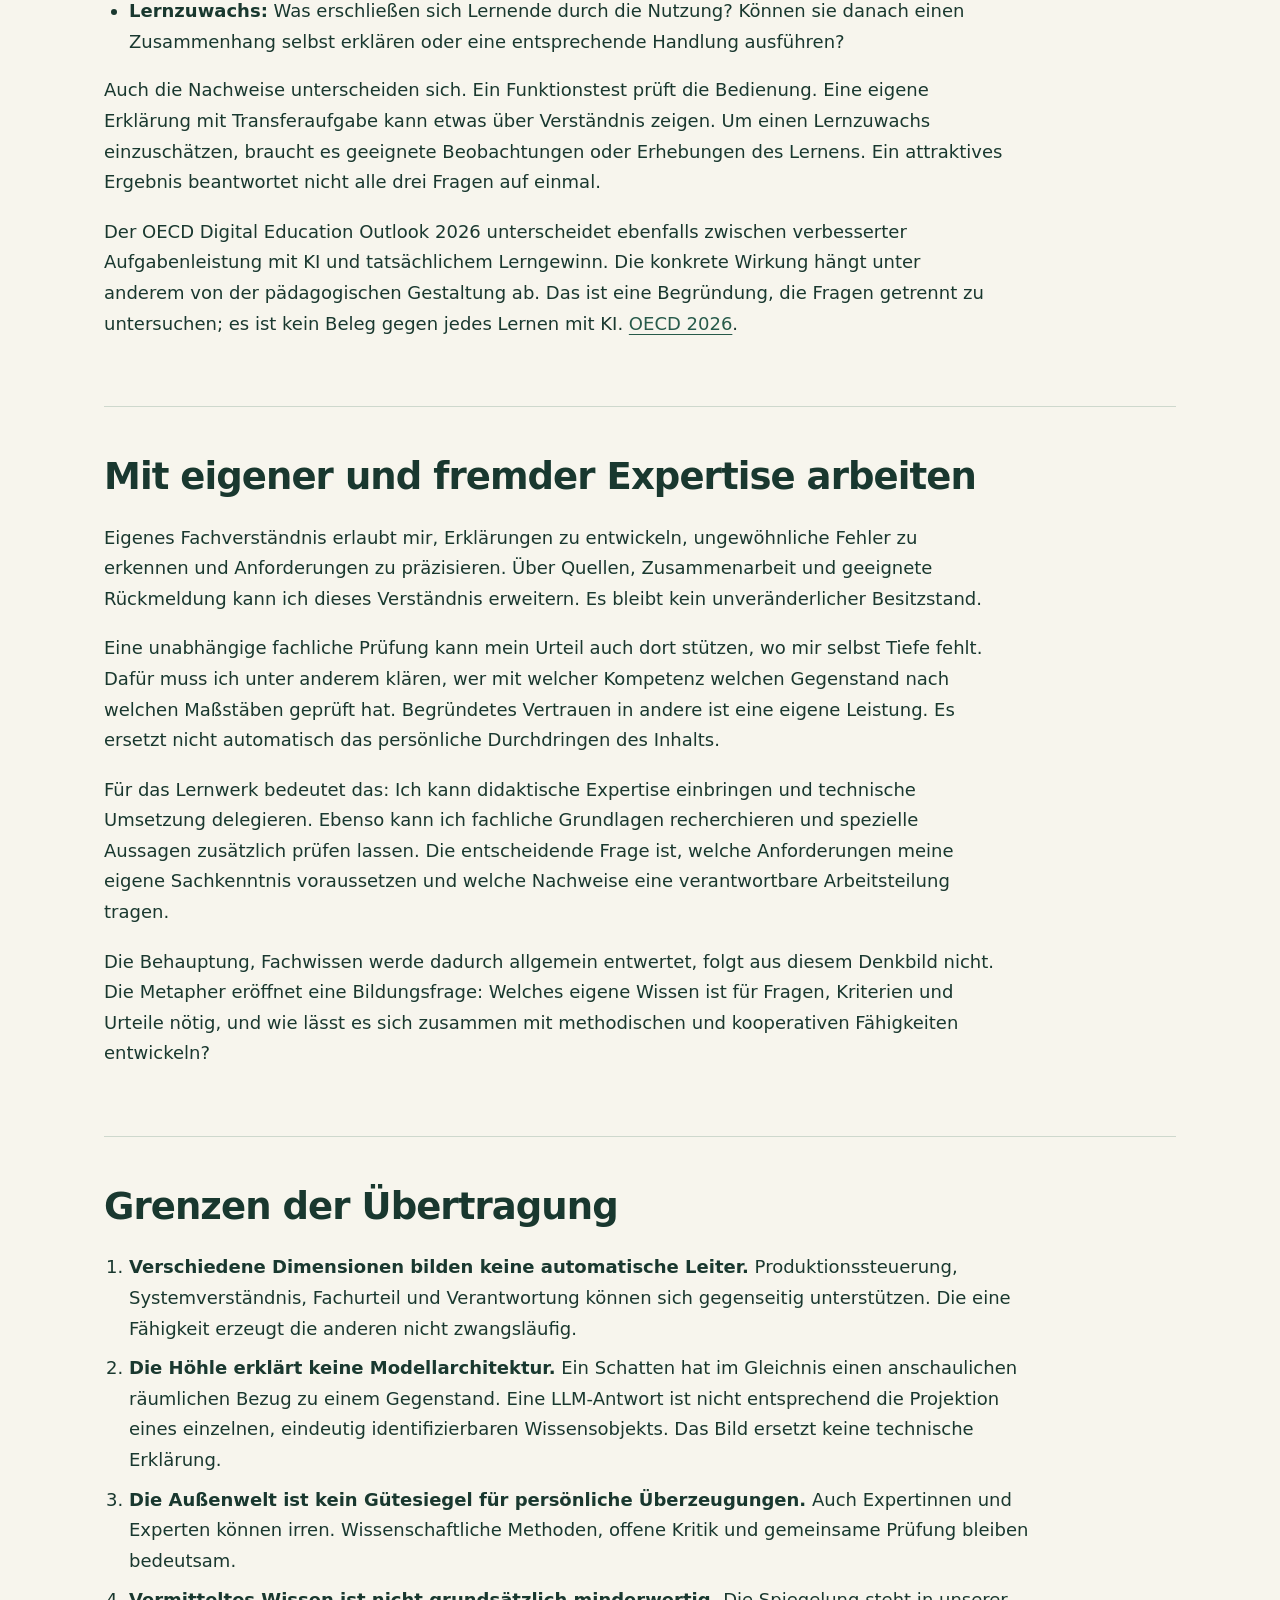
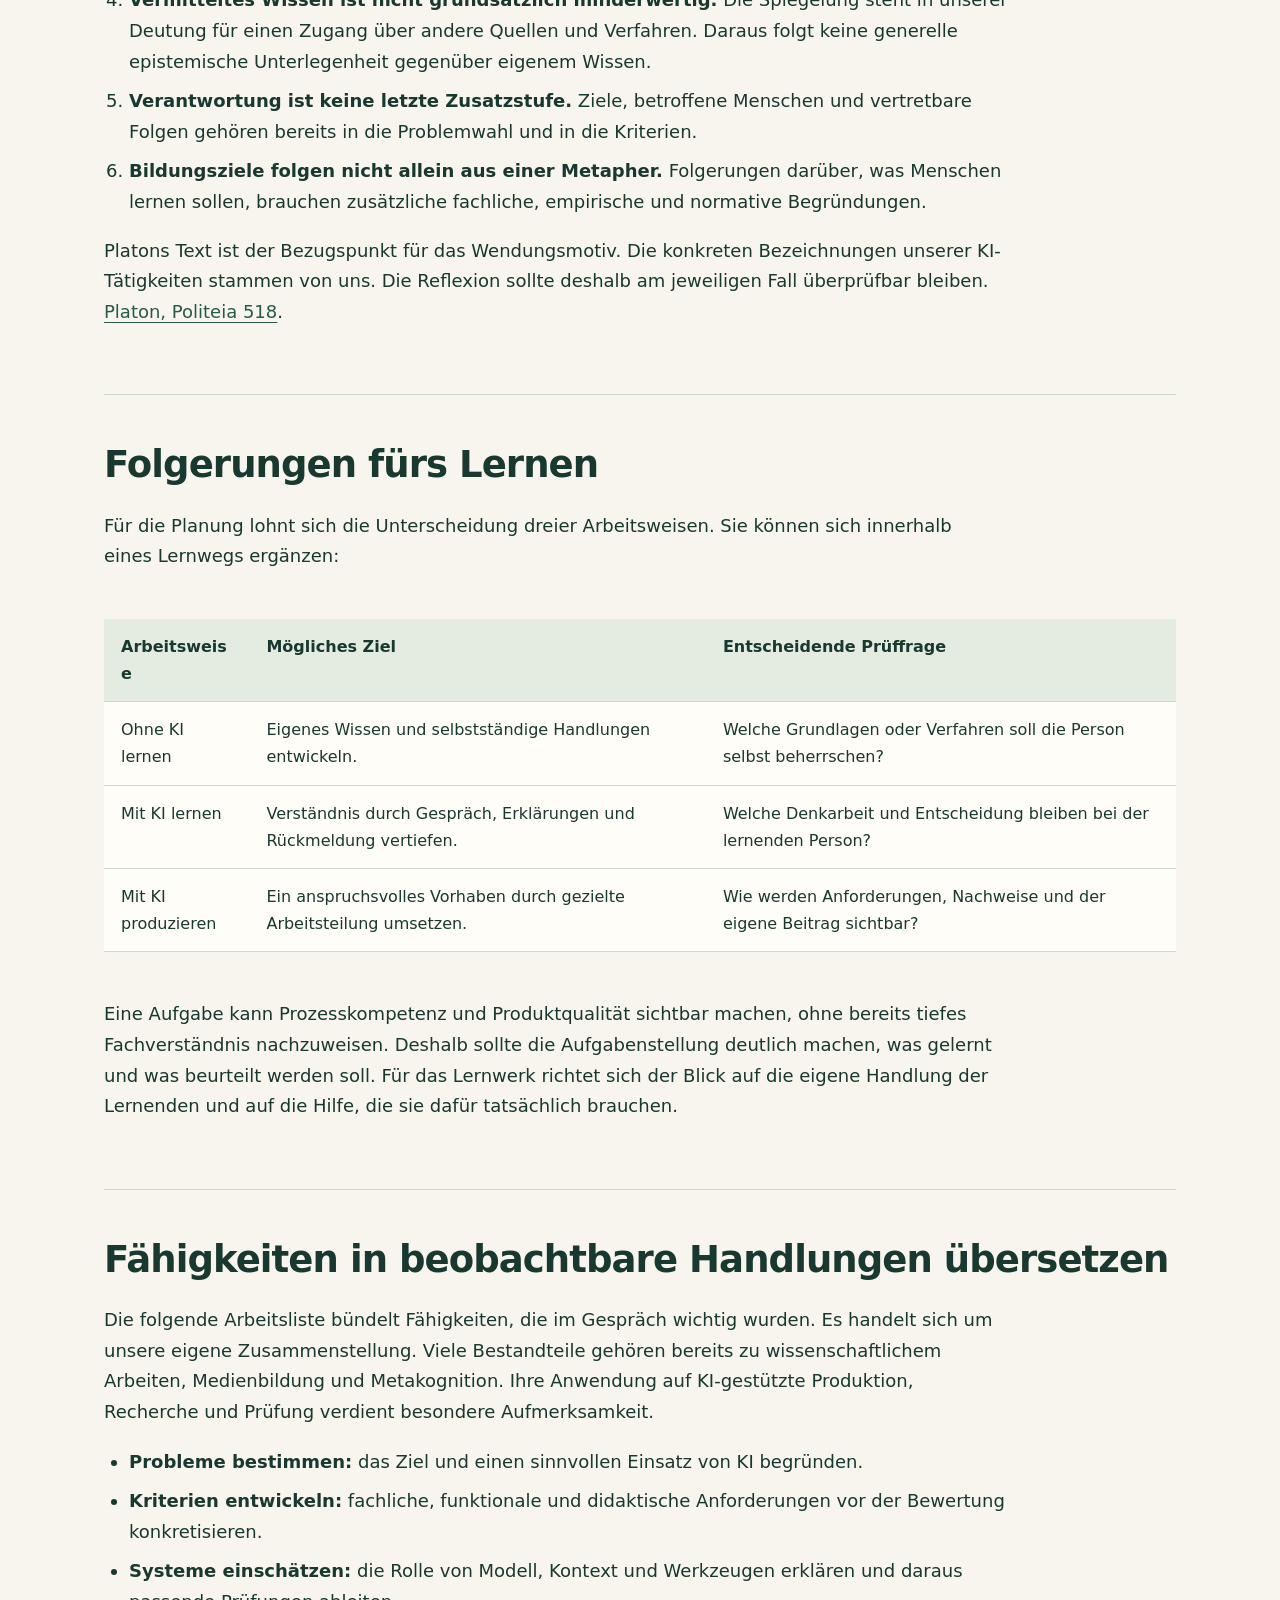
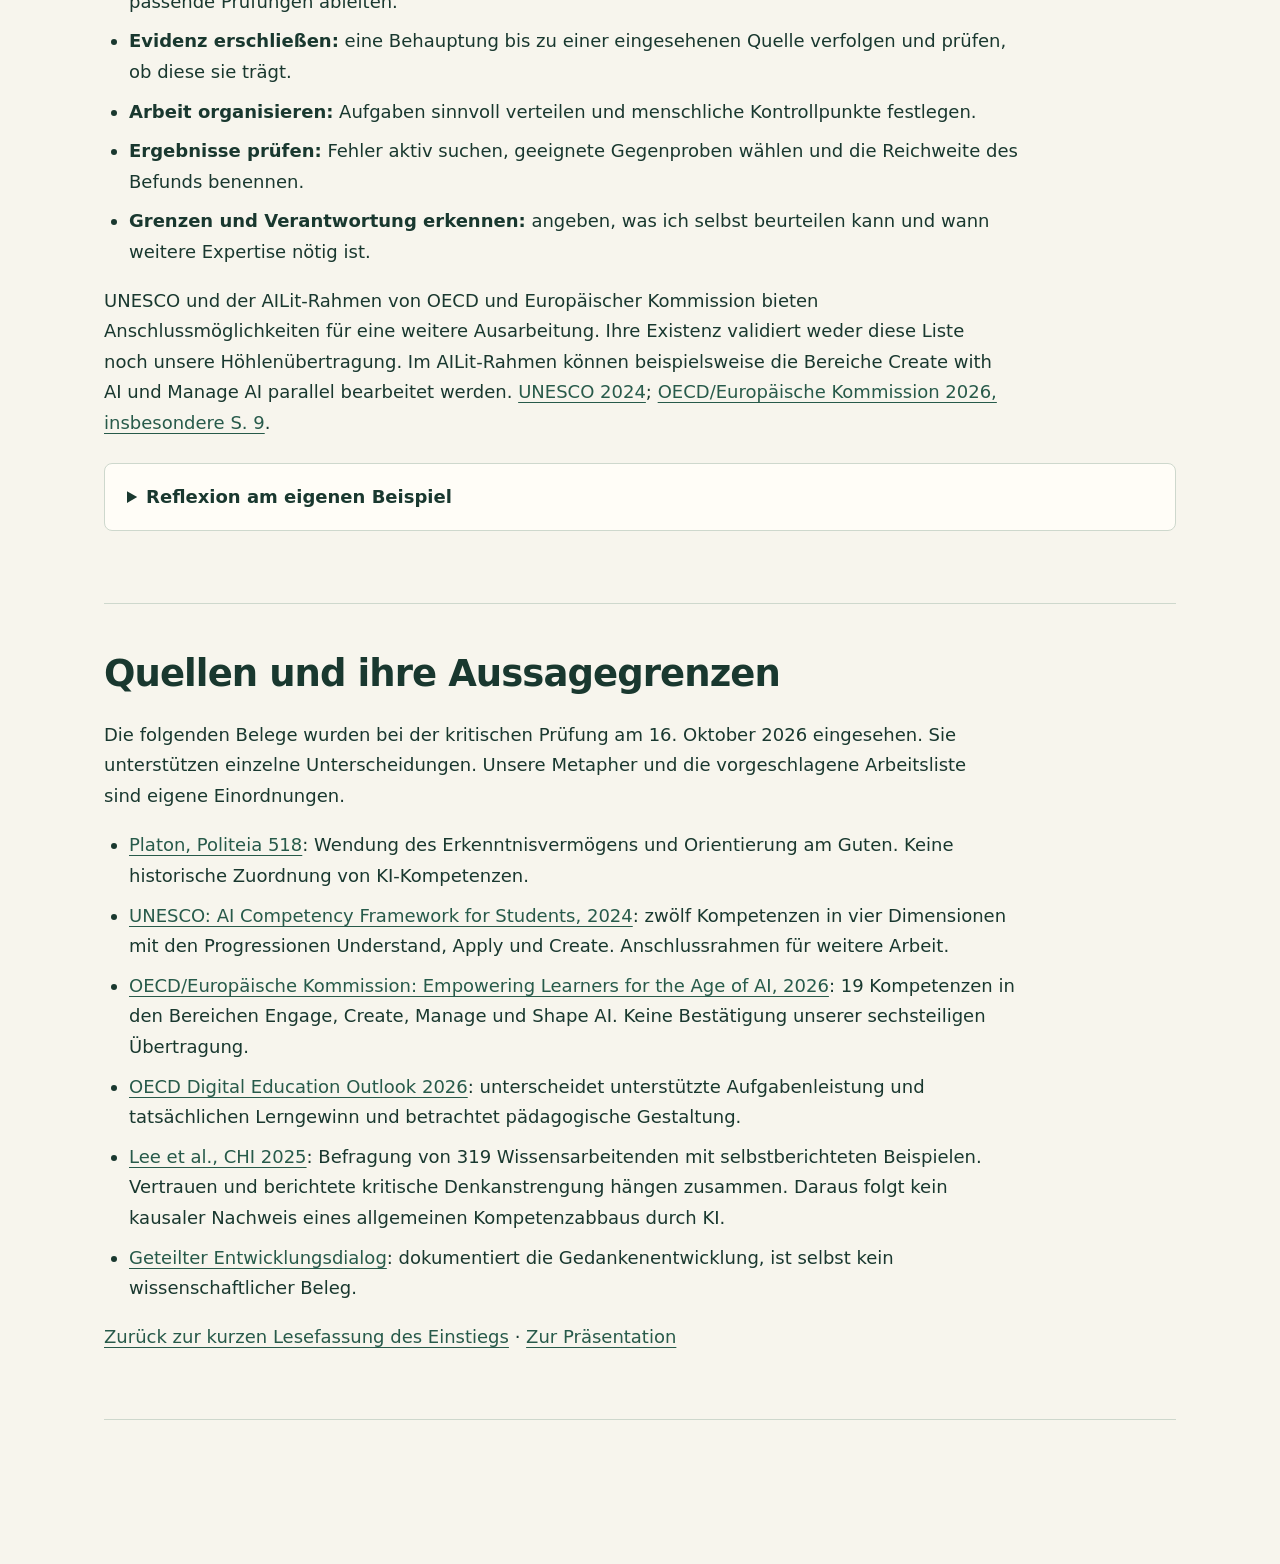
<file: composition-hybrid/hoehle-ki.html>
<!doctype html><html lang="de"><head><meta charset="utf-8"><meta name="viewport" content="width=device-width,initial-scale=1"><title>Höhlengleichnis und KI: Übertragung und Grenzen</title><style>*{box-sizing:border-box}html{scroll-behavior:smooth;scroll-padding-top:80px}body{margin:0;background:#f7f7f0;color:#20282c;font:19px/1.7 system-ui,sans-serif}header{position:sticky;top:0;background:#f7f7f0;border-bottom:1px solid #c9d0d0;padding:14px max(22px,calc((100% - 960px)/2));z-index:10;display:flex;gap:28px;flex-wrap:wrap}a{color:#2444ce;text-underline-offset:3px}a:focus-visible,summary:focus-visible{outline:3px solid #2d52ee;outline-offset:4px}main{max-width:1004px;margin:60px auto;padding:0 24px 80px}h1{font-size:clamp(32px,5vw,56px);line-height:1.1;letter-spacing:-.03em}h2{font-size:32px;line-height:1.2;margin-top:64px}h3{font-size:23px;line-height:1.3;margin-top:32px}p{margin:0 0 20px}nav ol{padding-left:24px}li{margin-bottom:10px}article{padding-bottom:32px;border-bottom:1px solid #c9d0d0}table{width:100%;border-collapse:collapse;font-size:17px;margin:24px 0;overflow-wrap:anywhere}th,td{text-align:left;padding:12px 14px;border-bottom:1px solid #c9d0d0;vertical-align:top}th{background:#e8edff}img{max-width:100%;height:auto}blockquote{border-left:3px solid #2d52ee;margin:24px 0;padding:0 24px}pre{white-space:pre-wrap;overflow-wrap:anywhere;font-size:15px;background:#eef0f2;padding:20px}code{overflow-wrap:anywhere}.eyebrow{font-size:16px;color:#4c5c67}.document-note{color:#4c5c67}.sources{font-size:17px}details{margin:22px 0}summary{color:#2444ce;cursor:pointer}.table-wrap{overflow:auto}@media(max-width:640px){body{font-size:18px}main{margin-top:32px}h2{font-size:27px}th,td{padding:9px 7px;font-size:15px}header{gap:14px}}@media print{header,.back{display:none}body{background:white;color:black;font-size:11pt}main{max-width:none;margin:0;padding:0}h1{font-size:26pt}h2{font-size:19pt;break-after:avoid}h3{font-size:14pt;break-after:avoid}article{break-inside:auto}a{color:inherit}details>*{display:block!important}summary{display:none}}</style><link rel="stylesheet" href="assets/publikum.css"></head><body><header><a href="../praesentation-hybrid-45min.html">← Präsentation</a><a href="lesen.html">Begleitmaterial</a><a href="hoehle-ki.html">Höhlenbild &amp; KI</a><a href="quellen.html">Quellen</a></header><main>
<p class="eyebrow">Vertiefung zum Einstieg · Eigene Übertragung mit kritischer Einordnung</p>
<h1>Das Höhlengleichnis als Denkbild für KI-Nutzung</h1>
<p>KI kann meinen Spielraum als Produzent erweitern. Ein Ergebnis, das ich technisch allein nicht umsetzen könnte, wird erreichbar. Zugleich bleiben Fragen nach dem eigenen Verständnis, der Begründung meines Urteils und dem Nutzen fürs Lernen. Diese Vertiefung entfaltet die Übertragung, die im Vortrag nur kurz anklingt.</p>
<p class="document-note"><strong>Status:</strong> ein gemeinsam entwickelter Reflexionsrahmen. Die Zuordnungen sind unsere heutige Interpretation. Sie bilden weder ein empirisch geprüftes Kompetenzmodell noch eine Rangordnung von Menschen. Der Ausgangsgedanke stammt aus Jans persönlicher Erfahrung; die angeführten Fachquellen stützen einzelne Unterscheidungen.</p>
<nav aria-label="Inhalt der Vertiefung"><ol><li><a href="#motive">Sechs Motive und ihre Reichweite</a></li><li><a href="#schattenspiel">Bewusst gestalten und den Stack nutzen</a></li><li><a href="#pruefen">Einen Prüfprozess gestalten</a></li><li><a href="#drei-fragen">Produkt, Verständnis und Lernen unterscheiden</a></li><li><a href="#expertise">Mit eigener und fremder Expertise arbeiten</a></li><li><a href="#grenzen">Grenzen der Übertragung</a></li><li><a href="#lernen">Folgerungen fürs Lernen</a></li><li><a href="#kompetenzen">Fähigkeiten in beobachtbare Handlungen übersetzen</a></li><li><a href="#quellen">Quellen und ihre Aussagegrenzen</a></li></ol></nav>

<article id="motive"><h2>Sechs Motive und ihre Reichweite</h2><p>Das Höhlengleichnis liefert eine anschauliche Bewegung: Ein vertrauter Anblick wird fraglich, die Aufmerksamkeit richtet sich auf seine Entstehung, und neue Bezugspunkte werden erschlossen. Wir nutzen diese Bewegung als Einladung, den eigenen KI-Einsatz zu untersuchen. Die folgenden Motive stehen für verschiedene Fragen. Sie müssen nicht der Reihe nach durchlaufen werden.</p>
<div class="table-wrap"><table><thead><tr><th>Motiv</th><th>Unsere Übertragung</th><th>Frage und Grenze</th></tr></thead><tbody>
<tr><td>Schatten</td><td>Output erleben und seine Wirkung wahrnehmen.</td><td>Was beeindruckt mich? Staunen kann zur Erkundung motivieren. Die Wirkung allein ist noch kein Beleg für fachliche Qualität.</td></tr>
<tr><td>Objekte in der Höhle</td><td>Entstehungsbedingungen und Systemgrenzen untersuchen.</td><td>Welche Rolle spielen Modell, Kontext und Werkzeuge? Grundwissen über LLMs erklärt nicht unmittelbar, ob eine konkrete Antwort stimmt.</td></tr>
<tr><td>Aufstieg</td><td>Die Arbeit mit KI bewusst gestalten.</td><td>Welche Anforderungen, Materialien und Rückmeldungen beeinflussen die Produktion? Geschickte Steuerung kann auch einen Irrtum überzeugender ausarbeiten.</td></tr>
<tr><td>Spiegelungen draußen</td><td>Wissen durch Quellen, Methoden und andere Menschen erschließen.</td><td>Welche Belege tragen meine Annahmen? Wissenschaftlich vermitteltes Wissen ist keine grundsätzlich geringere Erkenntnisform als eigenes Fachwissen.</td></tr>
<tr><td>Dinge draußen</td><td>Ein Urteil fachlich begründen.</td><td>Was kann ich selbst durchdringen, was ist durch eine geeignete Fachprüfung abgesichert? Eigenes Verstehen und externe Prüfung sind unterschiedliche Leistungen.</td></tr>
<tr><td>Sonne</td><td>Ziele, Werte und Verantwortung zum Maßstab machen.</td><td>Welchem Lernen dient das Vorhaben? Diese Orientierung begleitet alle Tätigkeiten und beginnt mit der Aufgabenstellung.</td></tr>
</tbody></table></div><p>Ein Mensch kann in einem Gebiet tiefes Fachverständnis besitzen und in einem anderen auf geeignete Quellen und Begutachtung angewiesen sein. Ebenso können technische Kenntnisse, didaktisches Urteil und methodische Sorgfalt unterschiedlich ausgeprägt sein. Die Motive bieten deshalb Fragen zur Selbstreflexion, keine Personenstufen.</p></article>

<article id="schattenspiel"><h2>Hinter die Mauer gehen und selbst gestalten</h2><p>Die Wendung wird in der Präsentation räumlich erfahrbar. Ein seitlicher Blick hinter die Mauer zeigt das Feuer, die getragenen Figuren und ihre Stäbe. Von hier lässt sich erklären, wie Form, Bewegung und Anordnung den Schatten auf der Wand prägen. Zusätzliche Ansichten führen näher an Figuren und Stäbe sowie an die Lichtquelle. Bei der Lichtquelle sind Hilfsstrahlen eingeschaltet; sie dienen der Veranschaulichung der Projektion. Die Bewegung im Spiel bleibt frei.</p><p>Für meine Arbeit mit KI steht das bewusste Schattenspiel auch für eine produktive Tätigkeit: Ich kann einen Auftrag präzisieren, Kontext auswählen, Werkzeuge nutzen und eine Darstellung gezielt überarbeiten. Die Frage nach geeigneten Lernformen führt zugleich zu fachlichen Grundlagen, Forschung, Curriculum und Erfahrungen mit Lernenden. Zwischen Gestalten und dem Erschließen dieser Grundlagen kann ich immer wieder wechseln.</p><h3>Vom Blick hinter die Mauer zu meinem Stack</h3><p>Workspace und Obsidian bewahren Quellen, Ziele und Entscheidungen. Codex unterstützt die Ausarbeitung von Inhalten und Code und nutzt dafür Werkzeuge. Git und GitHub halten Fassungen und bereitgestellte Stände nachvollziehbar. HyperFrames ermöglicht die Gestaltung geplanter Lernwege als Medien. Die Werkzeuge erhalten ihre Aufgabe durch den fachlichen Auftrag; die Höhlenanordnung ist keine technische Eins-zu-eins-Erklärung eines Sprachmodells.</p><h3>Eine nachvollziehbare Arbeitstechnik</h3><p>Am Recherchebeispiel werden drei Tätigkeiten sichtbar: Kontext mit Lernbogen, Quellen und Kriterien bereitstellen; die konkrete Lernseite bearbeiten und im Browser prüfen; einen belegten Befund zur gezielten Änderung mit anschließender Nachprüfung machen. Der dokumentierte Entwurf zeigte die hilfreiche Textstelle zu früh. Die Revision führte deshalb zwei echte Auszüge vor der Modellentscheidung ein. Die Lernenden sollen zuerst auswählen und begründen.</p><blockquote><p>Lass das Kind zwei echte Textauszüge vergleichen. Zeige Leas Entscheidung erst nach der eigenen Auswahl und Begründung.</p></blockquote><p>Diese Arbeitsanweisung wurde für den Vortrag verdichtet. Sie ist kein historischer Originalprompt. Nachweise für den Lernbogen, den Befund und die Revision: <a href="quellen.html#Q07">Q07</a>, <a href="quellen.html#Q08">Q08</a> und <a href="quellen.html#Q09">Q09</a>. Ein kritischer Selbstreview bleibt eine Selbstprüfung; Beobachtungen realer Lernender beantworten zusätzliche Fragen.</p><p><a href="hoehle-ki.html">Übertragung und Grenzen im ausführlichen Selbststudientext</a></p></article><article id="pruefen"><h2>Einen Prüfprozess gestalten</h2><p>Mein fachlicher Beitrag wirkt bereits vor dem ersten Output. Ich kann ein Problem abgrenzen, tragfähige Grundlagen bereitstellen und festlegen, was ein Ergebnis leisten soll. KI kann bei Recherche, Ausarbeitung und Fehlersuche mitwirken. Entscheidend ist, welche Nachweise der Prozess tatsächlich erzeugt.</p><ol>
<li><strong>Grundlagen erschließen:</strong> Originalquellen einsehen, ihre Herkunft prüfen und ihren Geltungsbereich festhalten. Eine erwähnte Publikation oder ein passender Titel reichen noch nicht aus.</li>
<li><strong>Kriterien formulieren:</strong> fachliche Richtigkeit, technische Funktion und didaktische Angemessenheit konkretisieren. Ein Kriterium muss so bestimmt sein, dass ein Befund daran möglich wird.</li>
<li><strong>Gezielt prüfen:</strong> geeignete Tests, Gegenbeispiele, Quellenvergleiche oder unabhängige Begutachtungen einsetzen. Die Art des Nachweises muss zum behaupteten Ergebnis passen.</li>
<li><strong>Grenzen dokumentieren:</strong> benennen, was geprüft wurde, welcher Befund vorliegt und welche Frage offenbleibt. Daraus die nächste Änderung oder zusätzliche Prüfung ableiten.</li></ol>
<p><strong>Beispiel für einen möglichen Prüfweg:</strong> Bei der Frage nach dem Schattenwurf ließen sich die Positionen von Lichtquelle, Gegenstand und Projektionsfläche bestimmen. Eine geometrisch hergeleitete Projektion könnte mit der gerenderten Darstellung verglichen werden. Zusätzliche Positionen würden prüfen, ob die Lösung auch andere Fälle trägt. Dies beschreibt eine mögliche Prüfung, keinen hier neu erbrachten physikalischen Nachweis.</p>
<p>Ein weiterer KI-Review kann auf Fehler aufmerksam machen. Die Herkunft als zusätzliche Modellantwort macht ihn noch nicht unabhängig. Aussagekraft entsteht durch die Qualität und Eigenständigkeit der Nachweise. Ein überzeugend formulierter Prüfbericht kann selbst Fehler enthalten.</p></article>

<article id="drei-fragen"><h2>Produkt, Verständnis und Lernen unterscheiden</h2><p>Mit KI lässt sich ein Produkt herstellen, dessen technische oder fachliche Grundlagen ich nur teilweise beherrsche. Das kann eine sinnvolle Arbeitsteilung sein. Für die Bewertung müssen wir drei Fragen auseinanderhalten:</p><ul>
<li><strong>Produktqualität:</strong> Funktioniert das Ergebnis und erfüllt es die festgelegten Anforderungen? Beim Höhlengleichnis betrifft dies beispielsweise Bedienbarkeit und fachliche Plausibilität der Darstellung.</li>
<li><strong>Eigenes Verständnis:</strong> Was kann ich erklären, auf einen neuen Fall übertragen und ohne bloße Wiederholung einer Modellantwort begründen? Ein extern geprüfter Befund belegt diese persönliche Fähigkeit noch nicht.</li>
<li><strong>Lernzuwachs:</strong> Was erschließen sich Lernende durch die Nutzung? Können sie danach einen Zusammenhang selbst erklären oder eine entsprechende Handlung ausführen?</li></ul>
<p>Auch die Nachweise unterscheiden sich. Ein Funktionstest prüft die Bedienung. Eine eigene Erklärung mit Transferaufgabe kann etwas über Verständnis zeigen. Um einen Lernzuwachs einzuschätzen, braucht es geeignete Beobachtungen oder Erhebungen des Lernens. Ein attraktives Ergebnis beantwortet nicht alle drei Fragen auf einmal.</p>
<p>Der OECD Digital Education Outlook 2026 unterscheidet ebenfalls zwischen verbesserter Aufgabenleistung mit KI und tatsächlichem Lerngewinn. Die konkrete Wirkung hängt unter anderem von der pädagogischen Gestaltung ab. Das ist eine Begründung, die Fragen getrennt zu untersuchen; es ist kein Beleg gegen jedes Lernen mit KI. <a href="https://www.oecd.org/en/publications/oecd-digital-education-outlook-2026_062a7394-en.html">OECD 2026</a>.</p></article>

<article id="expertise"><h2>Mit eigener und fremder Expertise arbeiten</h2><p>Eigenes Fachverständnis erlaubt mir, Erklärungen zu entwickeln, ungewöhnliche Fehler zu erkennen und Anforderungen zu präzisieren. Über Quellen, Zusammenarbeit und geeignete Rückmeldung kann ich dieses Verständnis erweitern. Es bleibt kein unveränderlicher Besitzstand.</p><p>Eine unabhängige fachliche Prüfung kann mein Urteil auch dort stützen, wo mir selbst Tiefe fehlt. Dafür muss ich unter anderem klären, wer mit welcher Kompetenz welchen Gegenstand nach welchen Maßstäben geprüft hat. Begründetes Vertrauen in andere ist eine eigene Leistung. Es ersetzt nicht automatisch das persönliche Durchdringen des Inhalts.</p><p>Für das Lernwerk bedeutet das: Ich kann didaktische Expertise einbringen und technische Umsetzung delegieren. Ebenso kann ich fachliche Grundlagen recherchieren und spezielle Aussagen zusätzlich prüfen lassen. Die entscheidende Frage ist, welche Anforderungen meine eigene Sachkenntnis voraussetzen und welche Nachweise eine verantwortbare Arbeitsteilung tragen.</p><p>Die Behauptung, Fachwissen werde dadurch allgemein entwertet, folgt aus diesem Denkbild nicht. Die Metapher eröffnet eine Bildungsfrage: Welches eigene Wissen ist für Fragen, Kriterien und Urteile nötig, und wie lässt es sich zusammen mit methodischen und kooperativen Fähigkeiten entwickeln?</p></article>

<article id="grenzen"><h2>Grenzen der Übertragung</h2><ol>
<li><strong>Verschiedene Dimensionen bilden keine automatische Leiter.</strong> Produktionssteuerung, Systemverständnis, Fachurteil und Verantwortung können sich gegenseitig unterstützen. Die eine Fähigkeit erzeugt die anderen nicht zwangsläufig.</li>
<li><strong>Die Höhle erklärt keine Modellarchitektur.</strong> Ein Schatten hat im Gleichnis einen anschaulichen räumlichen Bezug zu einem Gegenstand. Eine LLM-Antwort ist nicht entsprechend die Projektion eines einzelnen, eindeutig identifizierbaren Wissensobjekts. Das Bild ersetzt keine technische Erklärung.</li>
<li><strong>Die Außenwelt ist kein Gütesiegel für persönliche Überzeugungen.</strong> Auch Expertinnen und Experten können irren. Wissenschaftliche Methoden, offene Kritik und gemeinsame Prüfung bleiben bedeutsam.</li>
<li><strong>Vermitteltes Wissen ist nicht grundsätzlich minderwertig.</strong> Die Spiegelung steht in unserer Deutung für einen Zugang über andere Quellen und Verfahren. Daraus folgt keine generelle epistemische Unterlegenheit gegenüber eigenem Wissen.</li>
<li><strong>Verantwortung ist keine letzte Zusatzstufe.</strong> Ziele, betroffene Menschen und vertretbare Folgen gehören bereits in die Problemwahl und in die Kriterien.</li>
<li><strong>Bildungsziele folgen nicht allein aus einer Metapher.</strong> Folgerungen darüber, was Menschen lernen sollen, brauchen zusätzliche fachliche, empirische und normative Begründungen.</li></ol>
<p>Platons Text ist der Bezugspunkt für das Wendungsmotiv. Die konkreten Bezeichnungen unserer KI-Tätigkeiten stammen von uns. Die Reflexion sollte deshalb am jeweiligen Fall überprüfbar bleiben. <a href="https://atlas.perseus.tufts.edu/library/passage/urn%3Acts%3AgreekLit%3Atlg0059.tlg030.perseus-eng2%3A7.518/">Platon, Politeia 518</a>.</p></article>

<article id="lernen"><h2>Folgerungen fürs Lernen</h2><p>Für die Planung lohnt sich die Unterscheidung dreier Arbeitsweisen. Sie können sich innerhalb eines Lernwegs ergänzen:</p><div class="table-wrap"><table><thead><tr><th>Arbeitsweise</th><th>Mögliches Ziel</th><th>Entscheidende Prüffrage</th></tr></thead><tbody>
<tr><td>Ohne KI lernen</td><td>Eigenes Wissen und selbstständige Handlungen entwickeln.</td><td>Welche Grundlagen oder Verfahren soll die Person selbst beherrschen?</td></tr>
<tr><td>Mit KI lernen</td><td>Verständnis durch Gespräch, Erklärungen und Rückmeldung vertiefen.</td><td>Welche Denkarbeit und Entscheidung bleiben bei der lernenden Person?</td></tr>
<tr><td>Mit KI produzieren</td><td>Ein anspruchsvolles Vorhaben durch gezielte Arbeitsteilung umsetzen.</td><td>Wie werden Anforderungen, Nachweise und der eigene Beitrag sichtbar?</td></tr>
</tbody></table></div><p>Eine Aufgabe kann Prozesskompetenz und Produktqualität sichtbar machen, ohne bereits tiefes Fachverständnis nachzuweisen. Deshalb sollte die Aufgabenstellung deutlich machen, was gelernt und was beurteilt werden soll. Für das Lernwerk richtet sich der Blick auf die eigene Handlung der Lernenden und auf die Hilfe, die sie dafür tatsächlich brauchen.</p></article>

<article id="kompetenzen"><h2>Fähigkeiten in beobachtbare Handlungen übersetzen</h2><p>Die folgende Arbeitsliste bündelt Fähigkeiten, die im Gespräch wichtig wurden. Es handelt sich um unsere eigene Zusammenstellung. Viele Bestandteile gehören bereits zu wissenschaftlichem Arbeiten, Medienbildung und Metakognition. Ihre Anwendung auf KI-gestützte Produktion, Recherche und Prüfung verdient besondere Aufmerksamkeit.</p><ul>
<li><strong>Probleme bestimmen:</strong> das Ziel und einen sinnvollen Einsatz von KI begründen.</li>
<li><strong>Kriterien entwickeln:</strong> fachliche, funktionale und didaktische Anforderungen vor der Bewertung konkretisieren.</li>
<li><strong>Systeme einschätzen:</strong> die Rolle von Modell, Kontext und Werkzeugen erklären und daraus passende Prüfungen ableiten.</li>
<li><strong>Evidenz erschließen:</strong> eine Behauptung bis zu einer eingesehenen Quelle verfolgen und prüfen, ob diese sie trägt.</li>
<li><strong>Arbeit organisieren:</strong> Aufgaben sinnvoll verteilen und menschliche Kontrollpunkte festlegen.</li>
<li><strong>Ergebnisse prüfen:</strong> Fehler aktiv suchen, geeignete Gegenproben wählen und die Reichweite des Befunds benennen.</li>
<li><strong>Grenzen und Verantwortung erkennen:</strong> angeben, was ich selbst beurteilen kann und wann weitere Expertise nötig ist.</li></ul>
<p>UNESCO und der AILit-Rahmen von OECD und Europäischer Kommission bieten Anschlussmöglichkeiten für eine weitere Ausarbeitung. Ihre Existenz validiert weder diese Liste noch unsere Höhlenübertragung. Im AILit-Rahmen können beispielsweise die Bereiche Create with AI und Manage AI parallel bearbeitet werden. <a href="https://www.unesco.org/en/articles/ai-competency-framework-students?hub=84624">UNESCO 2024</a>; <a href="https://www.oecd.org/content/dam/oecd/en/publications/reports/2026/06/empowering-learners-for-the-age-of-ai_2f8315e7/65cd27d4-en.pdf">OECD/Europäische Kommission 2026, insbesondere S. 9</a>.</p>
<details><summary>Reflexion am eigenen Beispiel</summary><ol><li>Was könnte ich ohne KI nicht oder nur schwer herstellen?</li><li>Was habe ich selbst verstanden und wodurch zeigt sich das?</li><li>Welche Quelle oder Prüfung könnte mein Urteil tatsächlich verändern?</li><li>Wo ist eine zusätzliche KI-Antwort mein einziger Nachweis geblieben?</li><li>Welche zusätzliche fachliche Expertise brauche ich?</li><li>Was soll eine lernende Person durch mein Produkt selbst besser können?</li></ol></details></article>

<article id="quellen"><h2>Quellen und ihre Aussagegrenzen</h2><p>Die folgenden Belege wurden bei der kritischen Prüfung am 16. Oktober 2026 eingesehen. Sie unterstützen einzelne Unterscheidungen. Unsere Metapher und die vorgeschlagene Arbeitsliste sind eigene Einordnungen.</p><ul>
<li><a href="https://atlas.perseus.tufts.edu/library/passage/urn%3Acts%3AgreekLit%3Atlg0059.tlg030.perseus-eng2%3A7.518/">Platon, Politeia 518</a>: Wendung des Erkenntnisvermögens und Orientierung am Guten. Keine historische Zuordnung von KI-Kompetenzen.</li>
<li><a href="https://www.unesco.org/en/articles/ai-competency-framework-students?hub=84624">UNESCO: AI Competency Framework for Students, 2024</a>: zwölf Kompetenzen in vier Dimensionen mit den Progressionen Understand, Apply und Create. Anschlussrahmen für weitere Arbeit.</li>
<li><a href="https://www.oecd.org/content/dam/oecd/en/publications/reports/2026/06/empowering-learners-for-the-age-of-ai_2f8315e7/65cd27d4-en.pdf">OECD/Europäische Kommission: Empowering Learners for the Age of AI, 2026</a>: 19 Kompetenzen in den Bereichen Engage, Create, Manage und Shape AI. Keine Bestätigung unserer sechsteiligen Übertragung.</li>
<li><a href="https://www.oecd.org/en/publications/oecd-digital-education-outlook-2026_062a7394-en.html">OECD Digital Education Outlook 2026</a>: unterscheidet unterstützte Aufgabenleistung und tatsächlichen Lerngewinn und betrachtet pädagogische Gestaltung.</li>
<li><a href="https://www.microsoft.com/en-us/research/publication/the-impact-of-generative-ai-on-critical-thinking-self-reported-reductions-in-cognitive-effort-and-confidence-effects-from-a-survey-of-knowledge-workers/">Lee et al., CHI 2025</a>: Befragung von 319 Wissensarbeitenden mit selbstberichteten Beispielen. Vertrauen und berichtete kritische Denkanstrengung hängen zusammen. Daraus folgt kein kausaler Nachweis eines allgemeinen Kompetenzabbaus durch KI.</li>
<li><a href="https://chatgpt.com/share/6ad217a3-7f74-83eb-bf30-fedcf43b87f5">Geteilter Entwicklungsdialog</a>: dokumentiert die Gedankenentwicklung, ist selbst kein wissenschaftlicher Beleg.</li></ul><p><a href="lesen.html#einstieg-wendung">Zurück zur kurzen Lesefassung des Einstiegs</a> · <a href="../praesentation-hybrid-45min.html">Zur Präsentation</a></p></article></main></body></html>
</file>
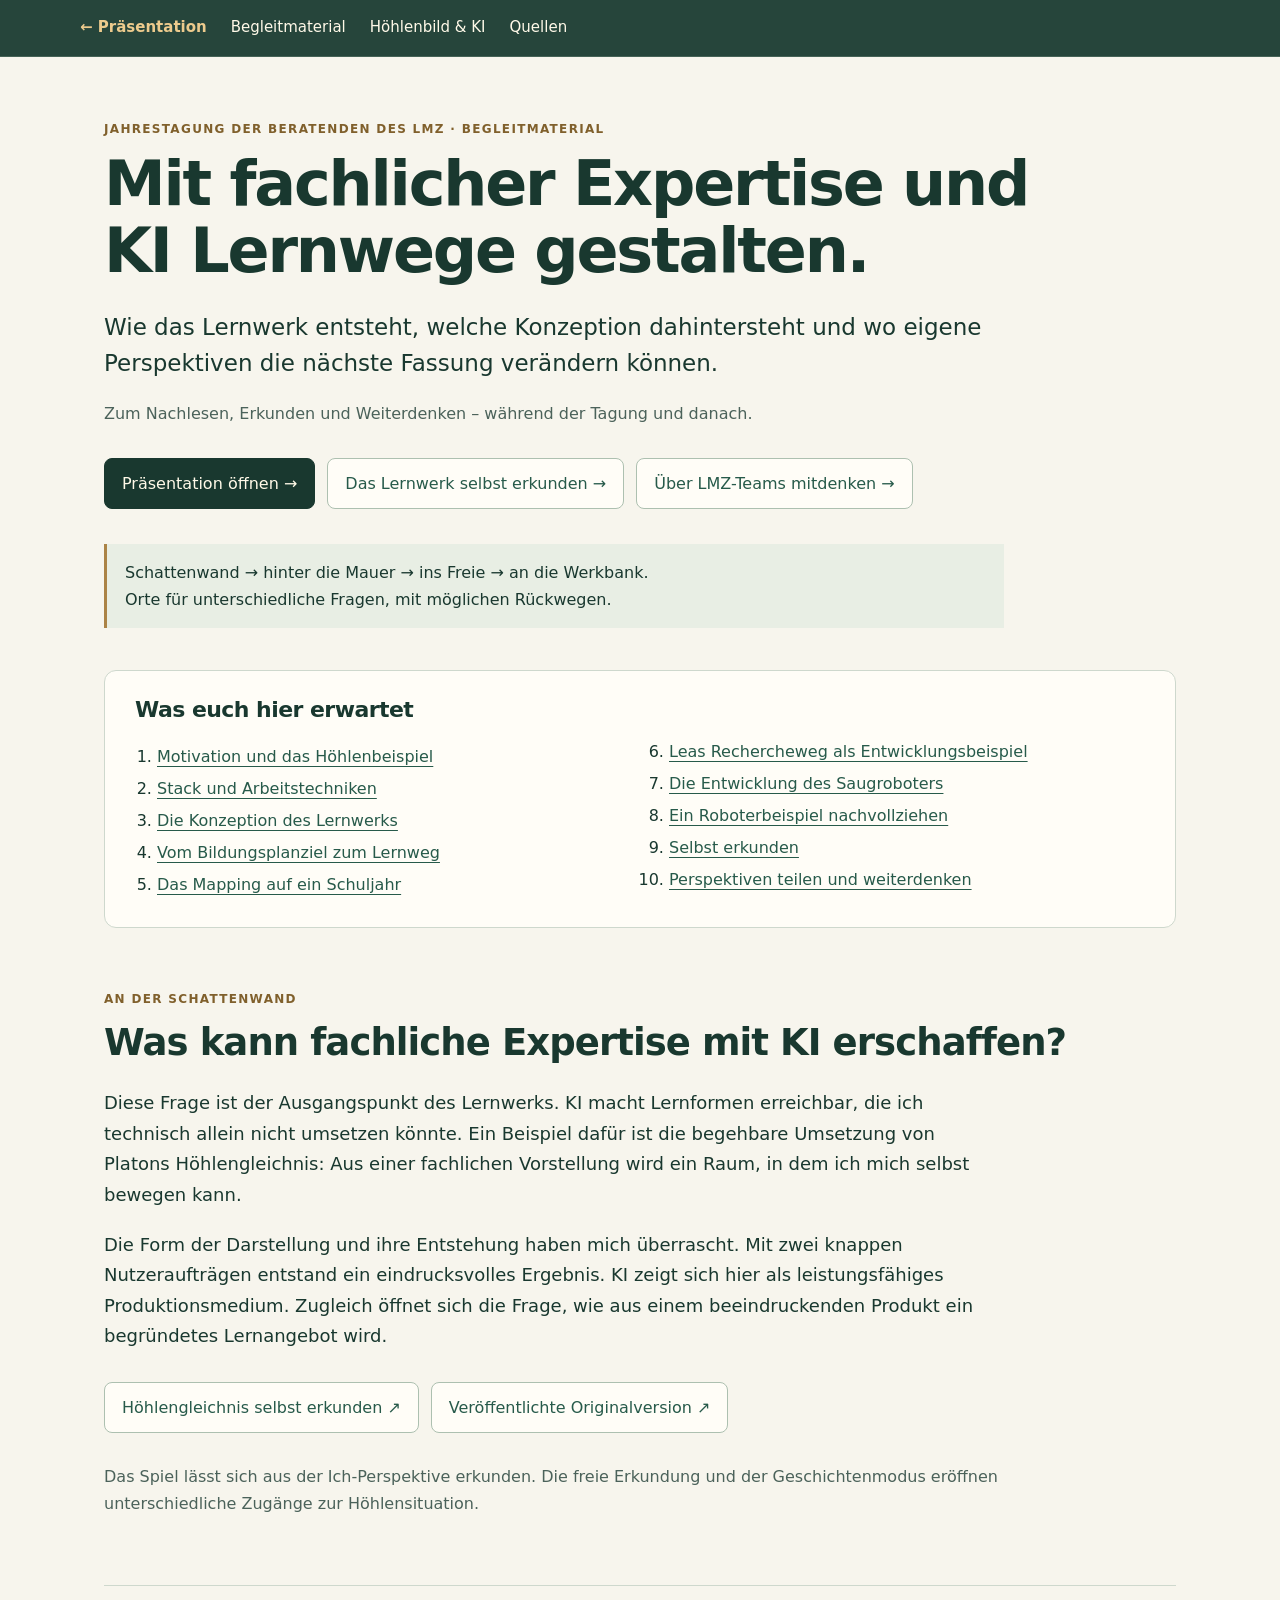
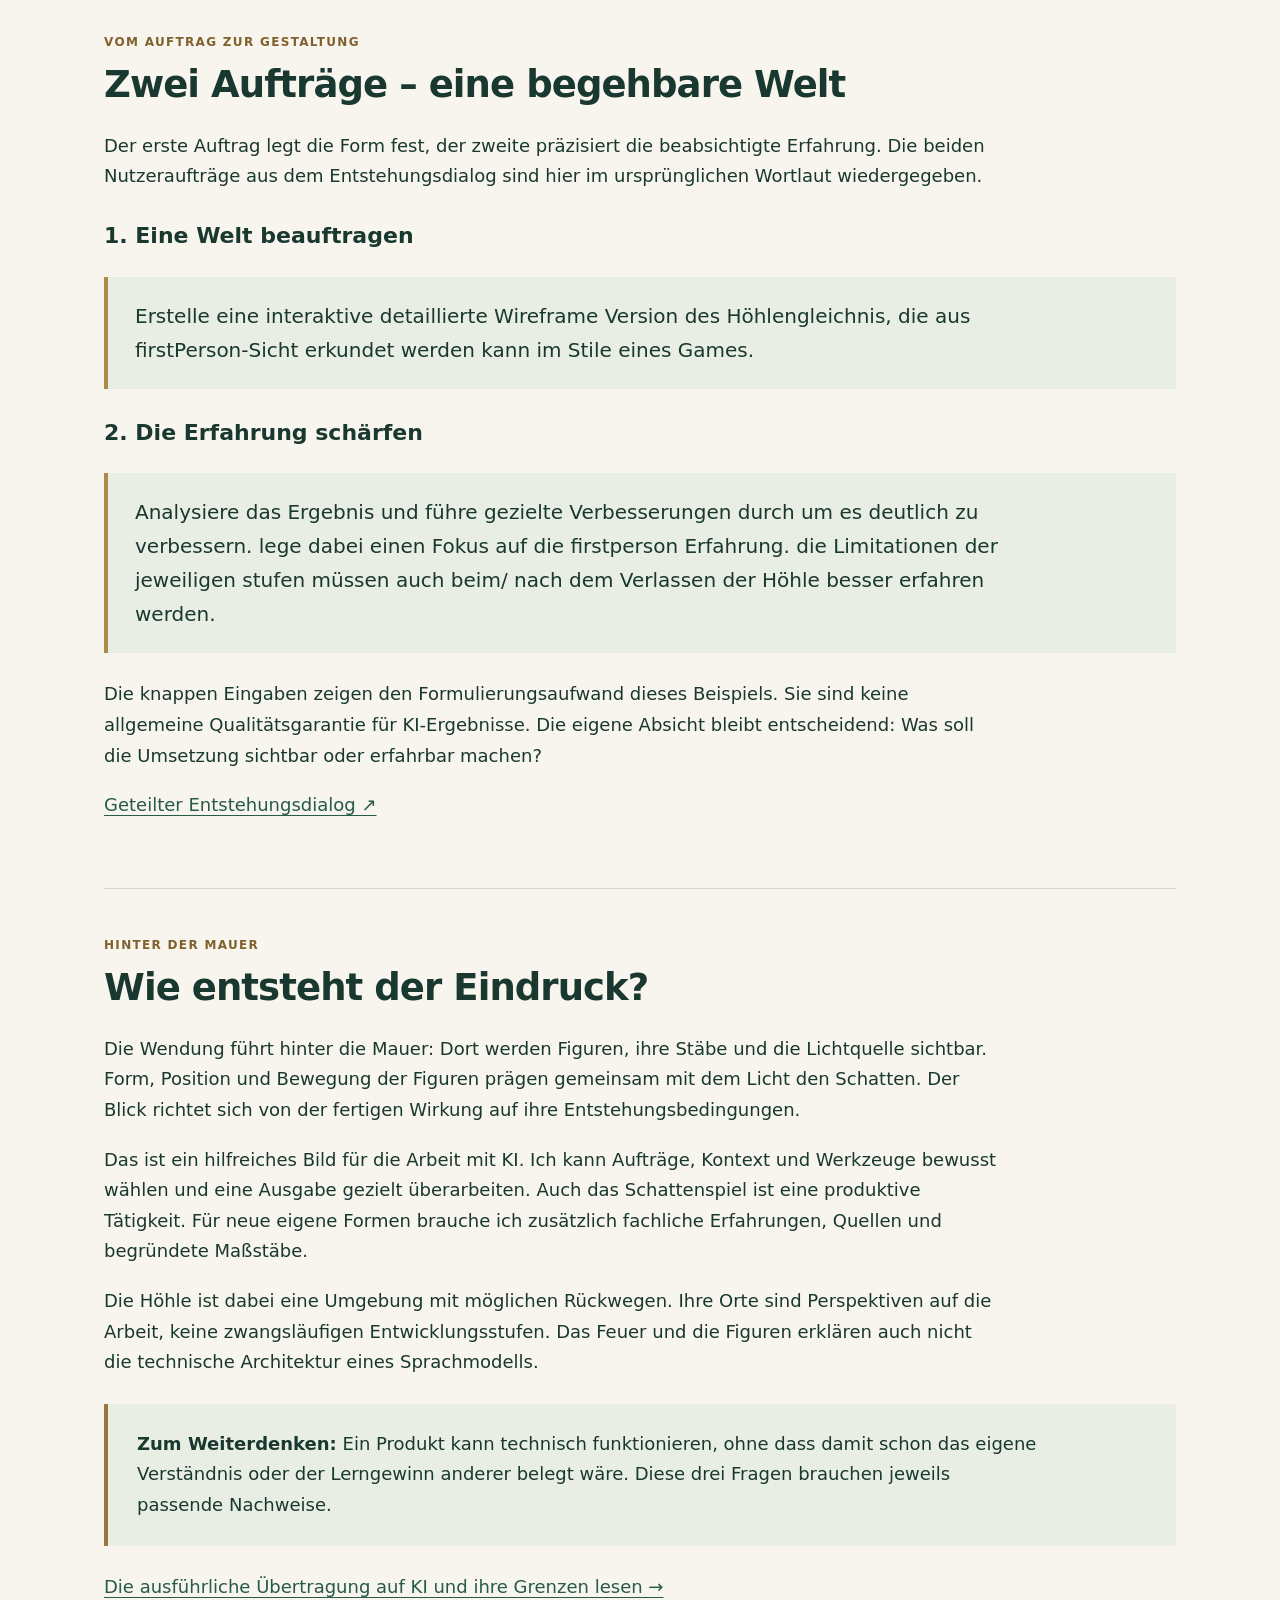
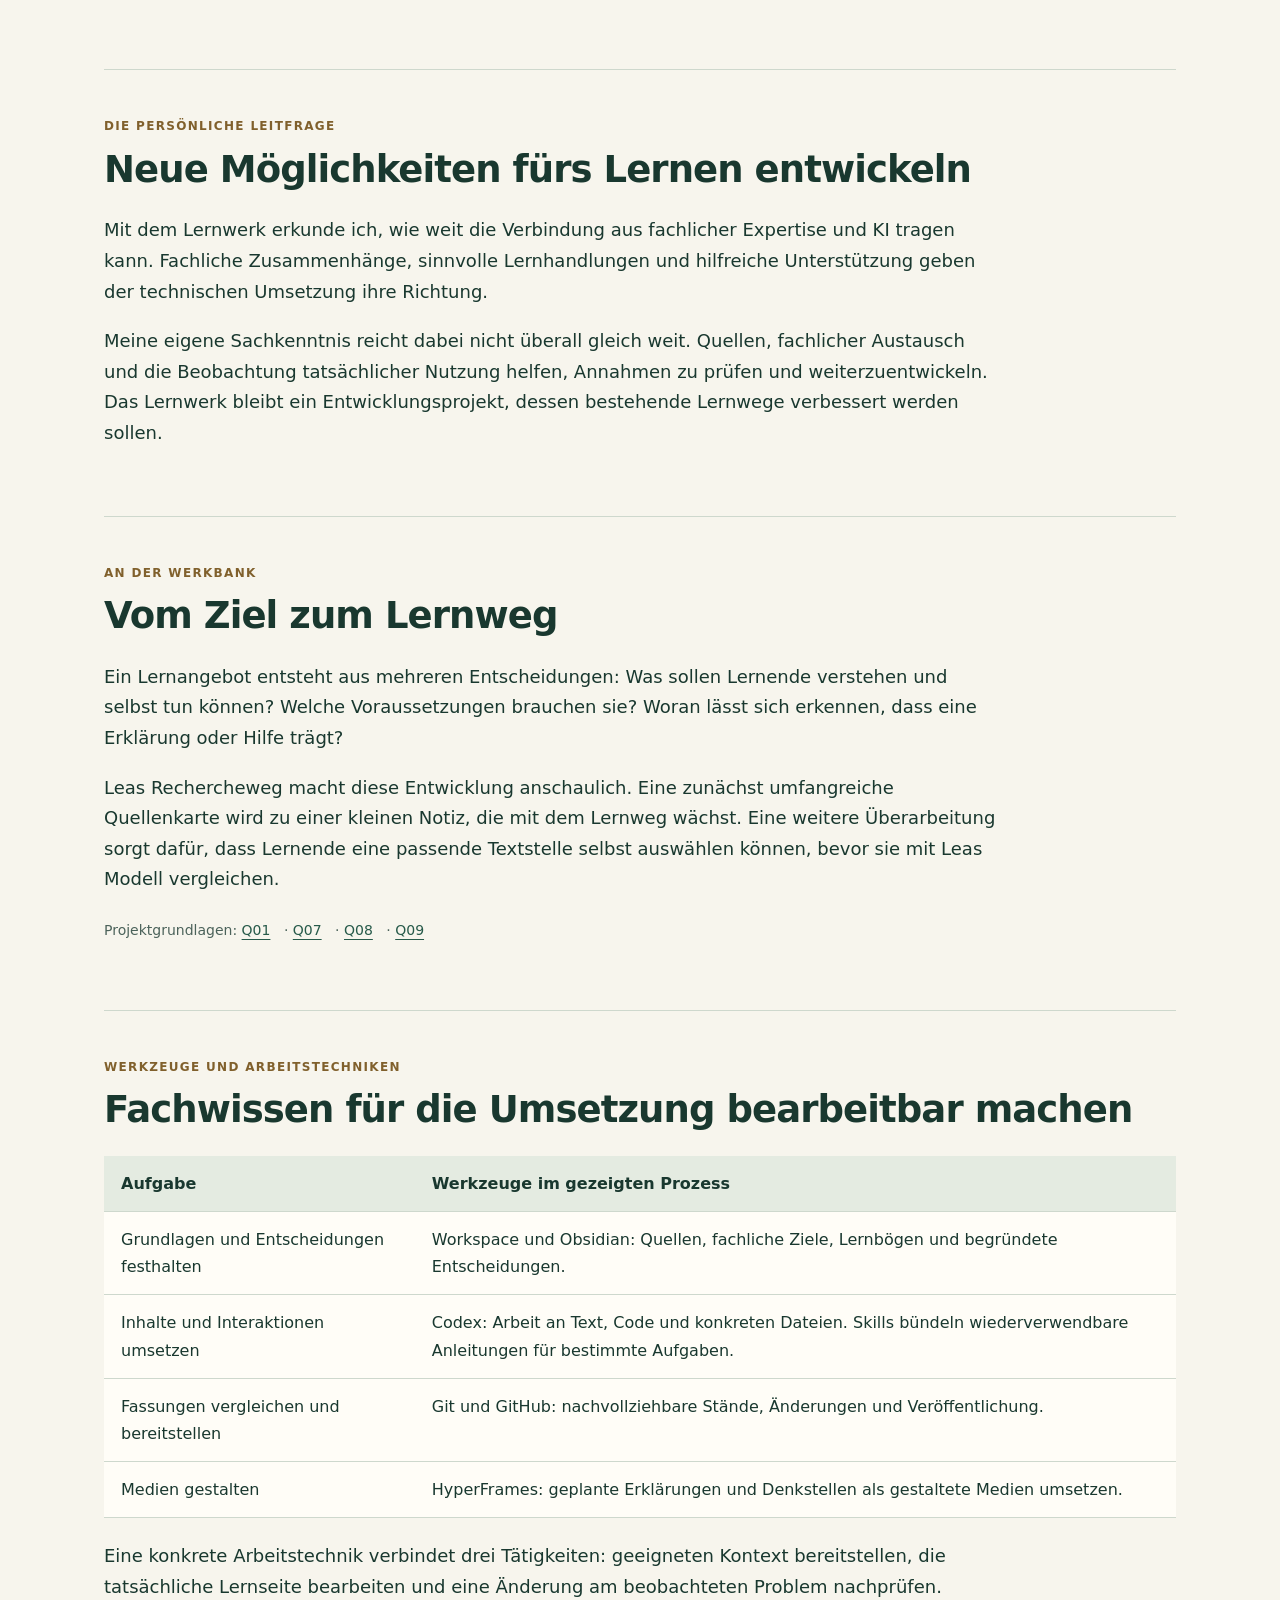
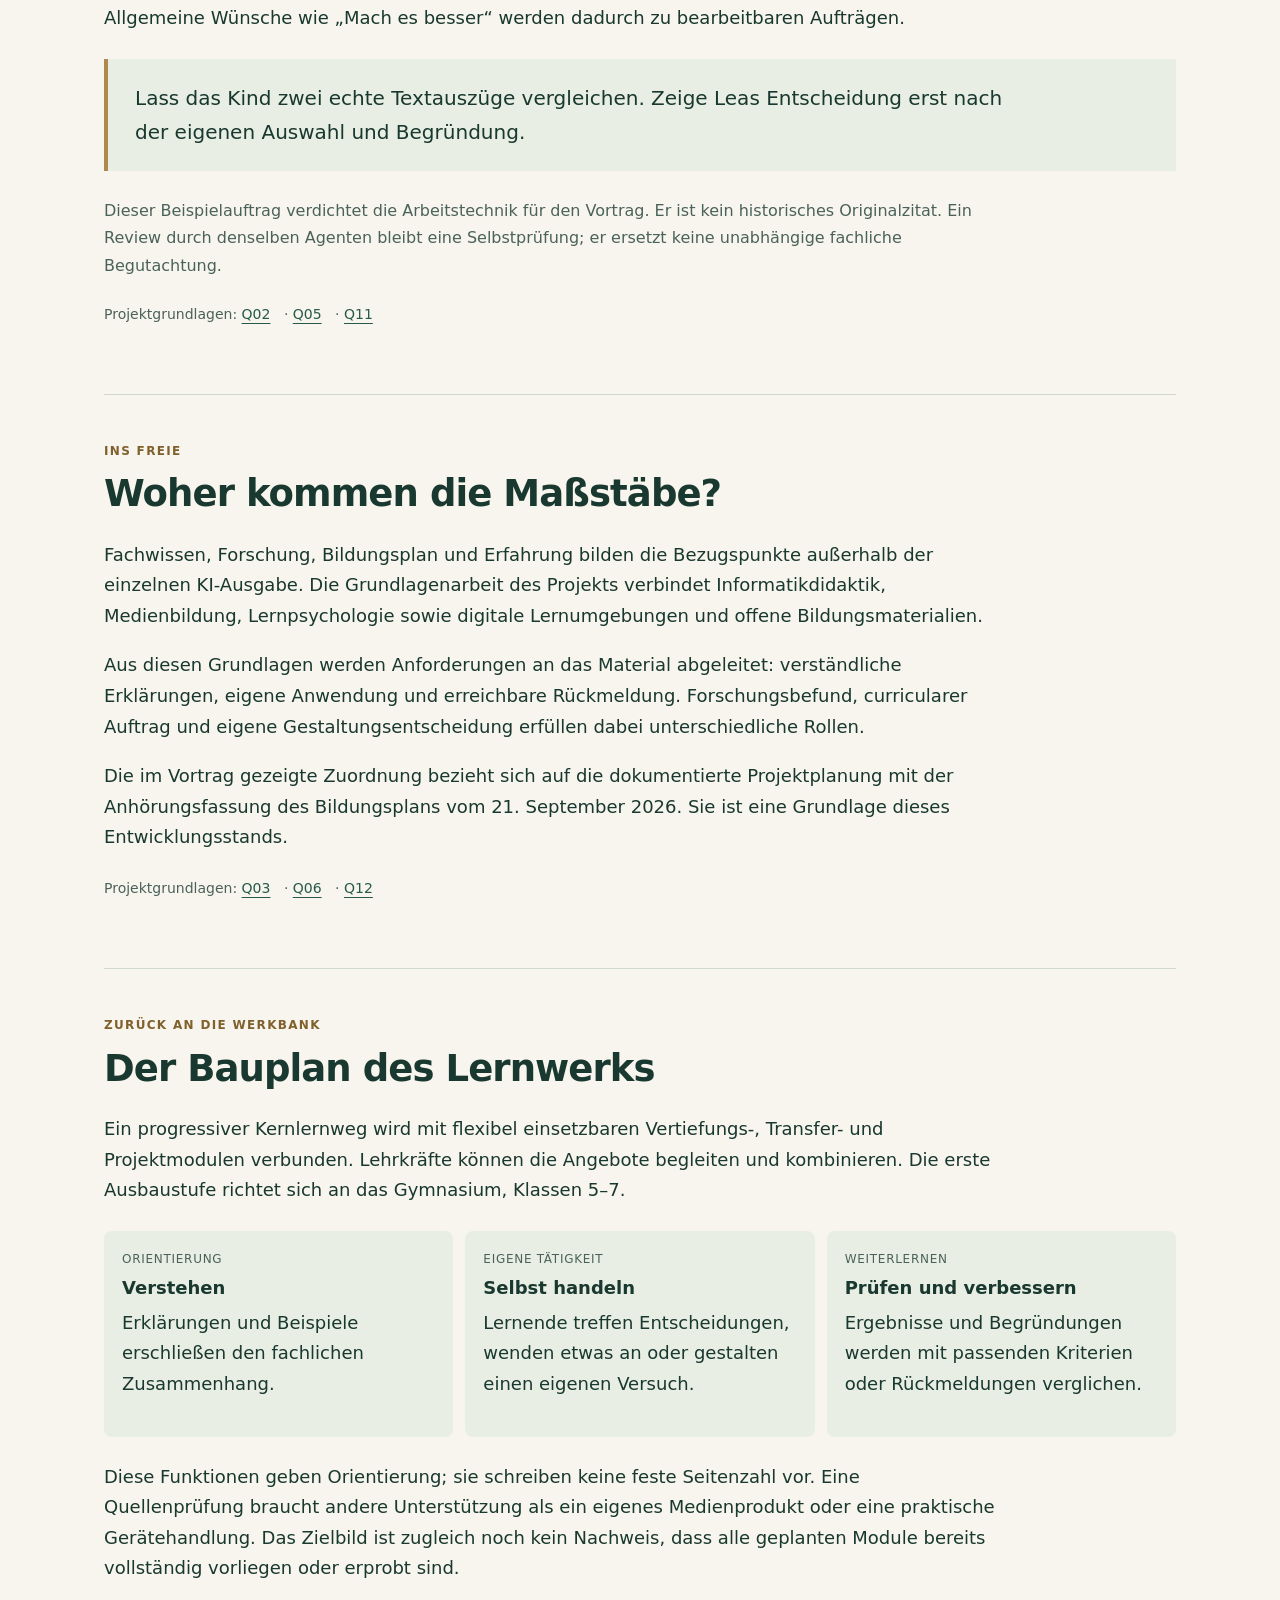
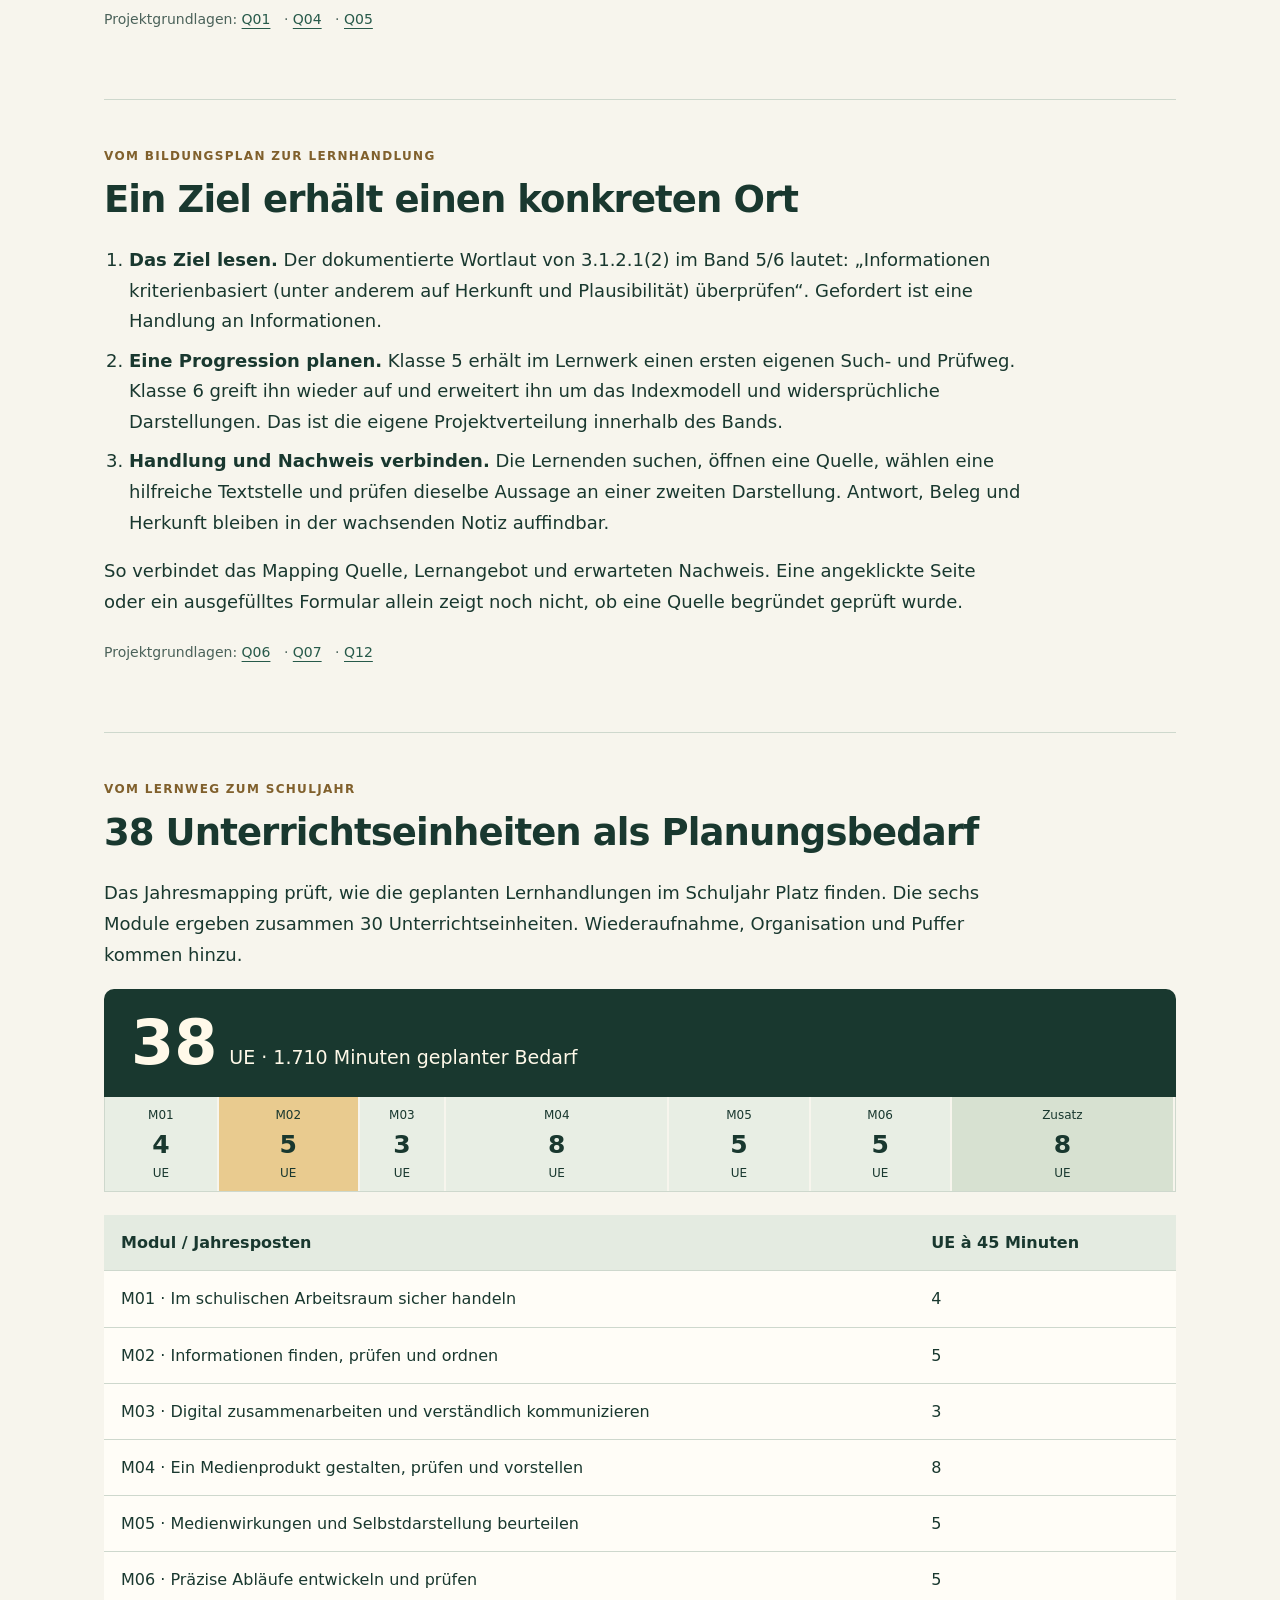
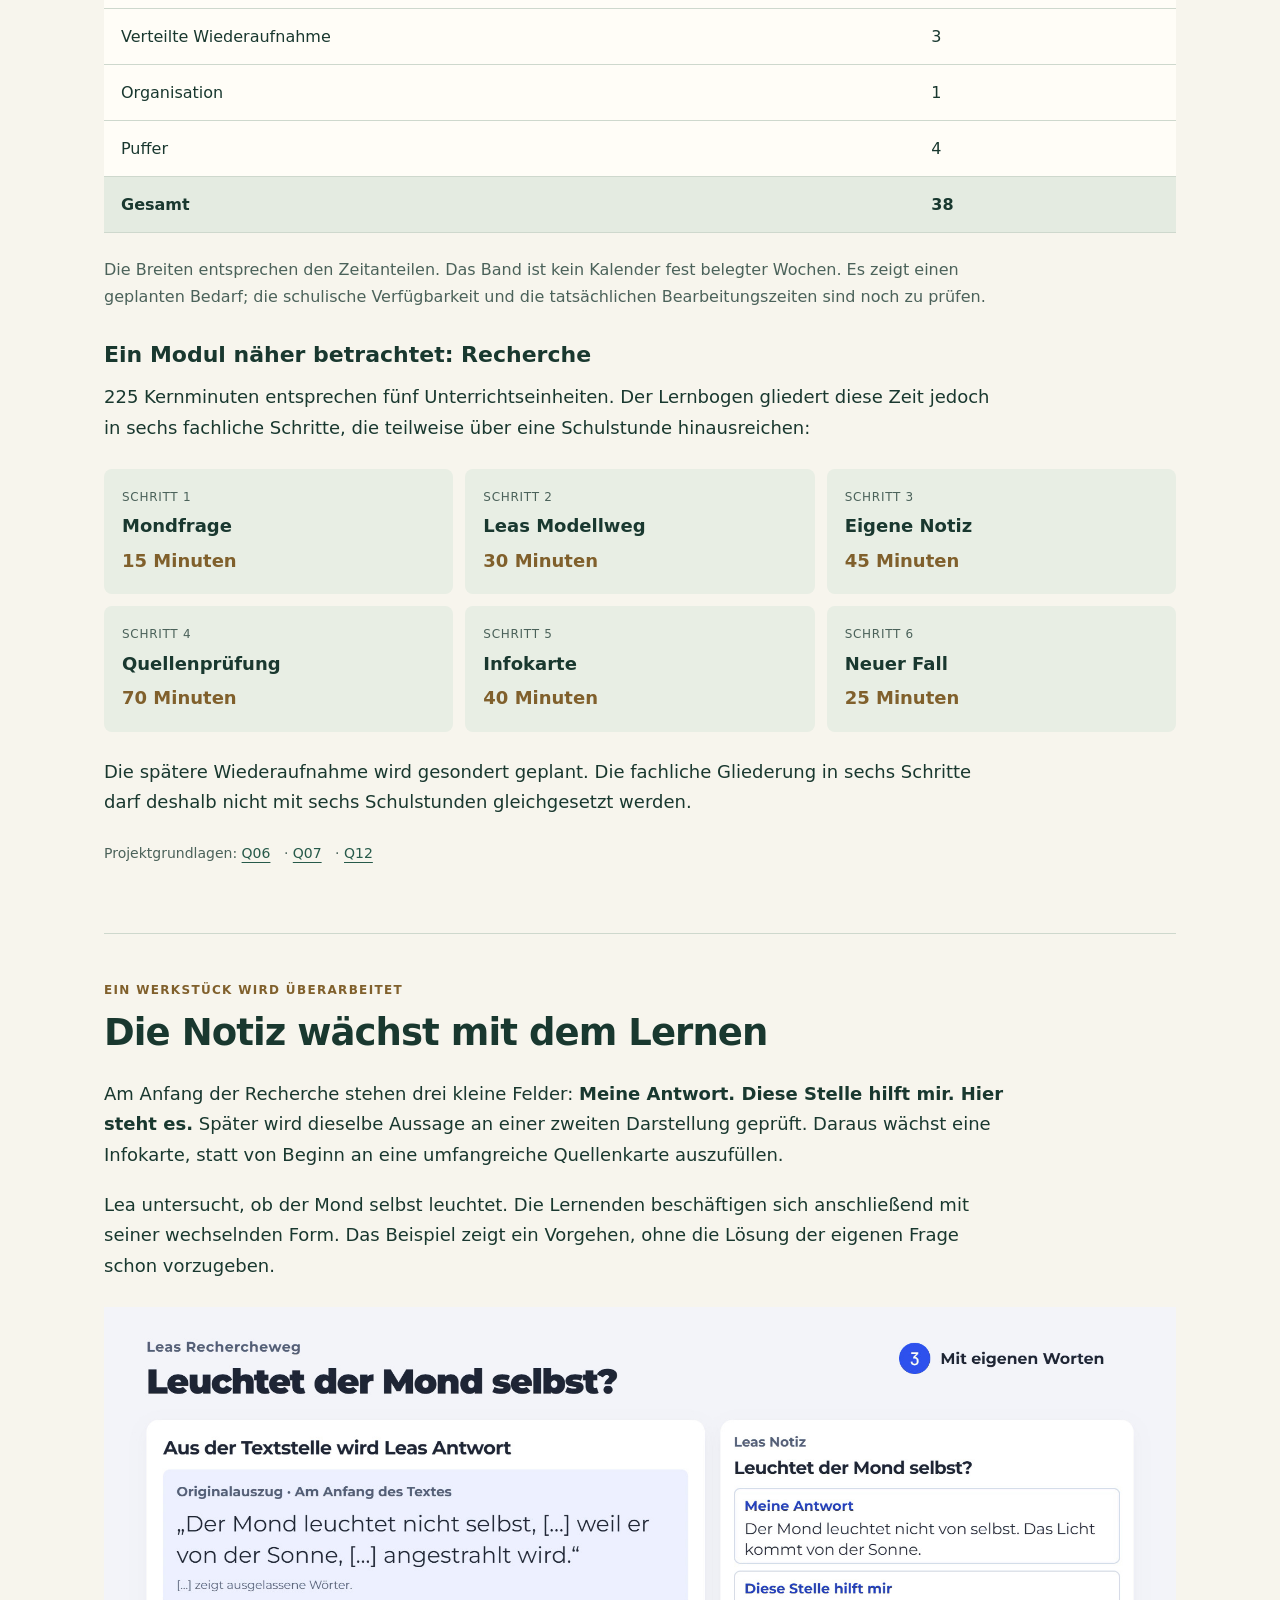
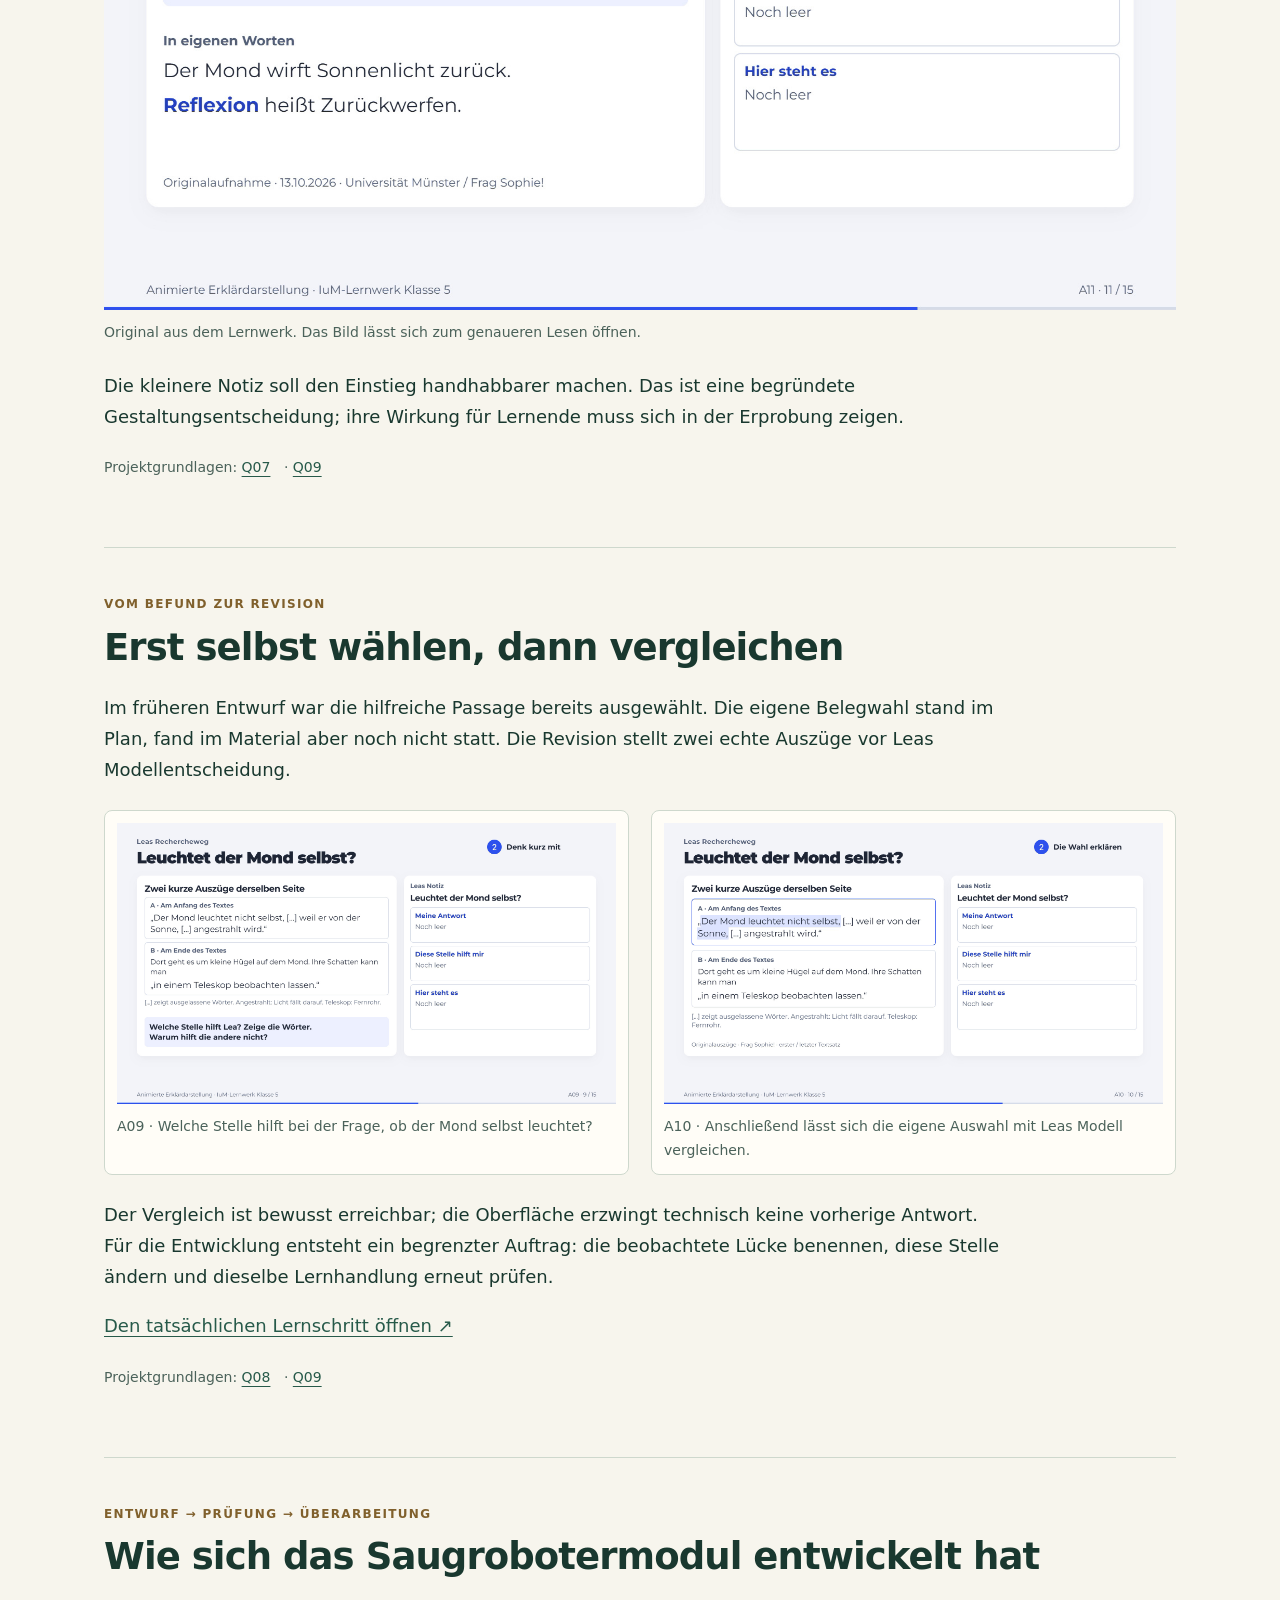
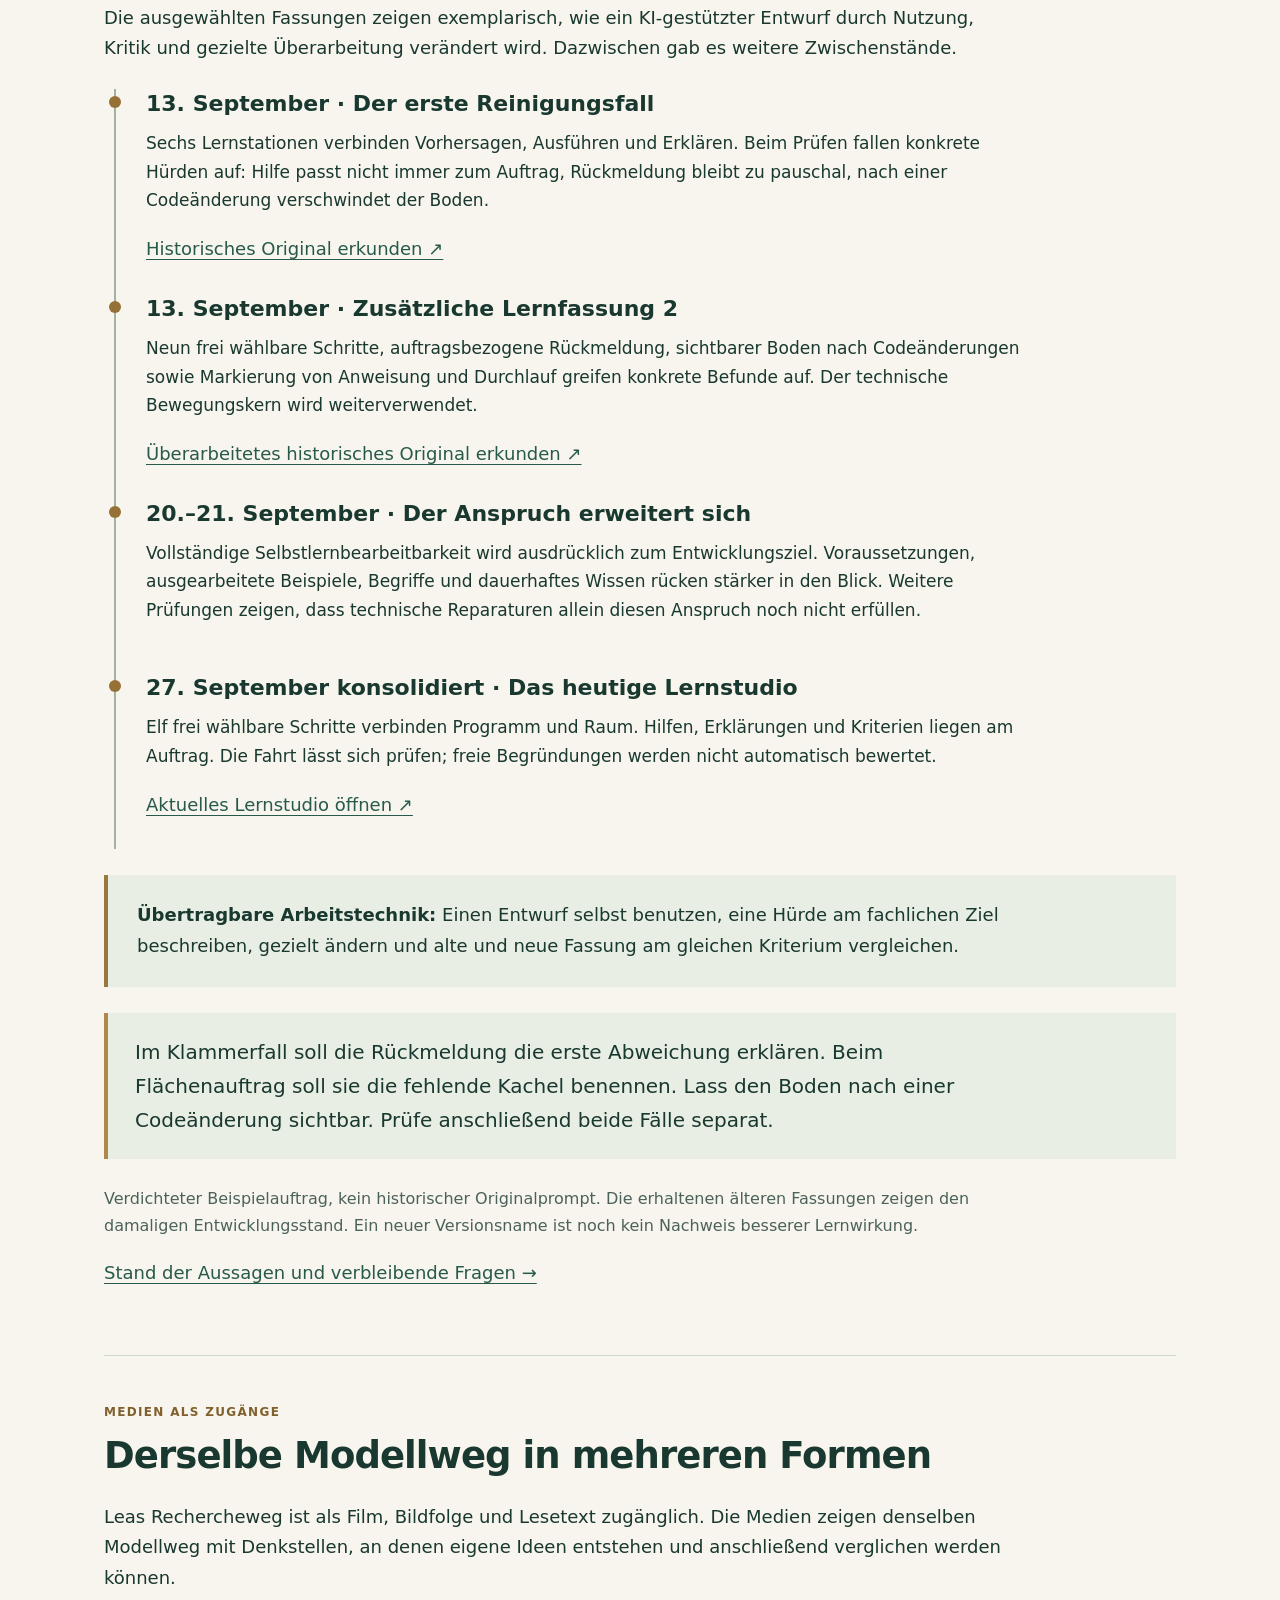
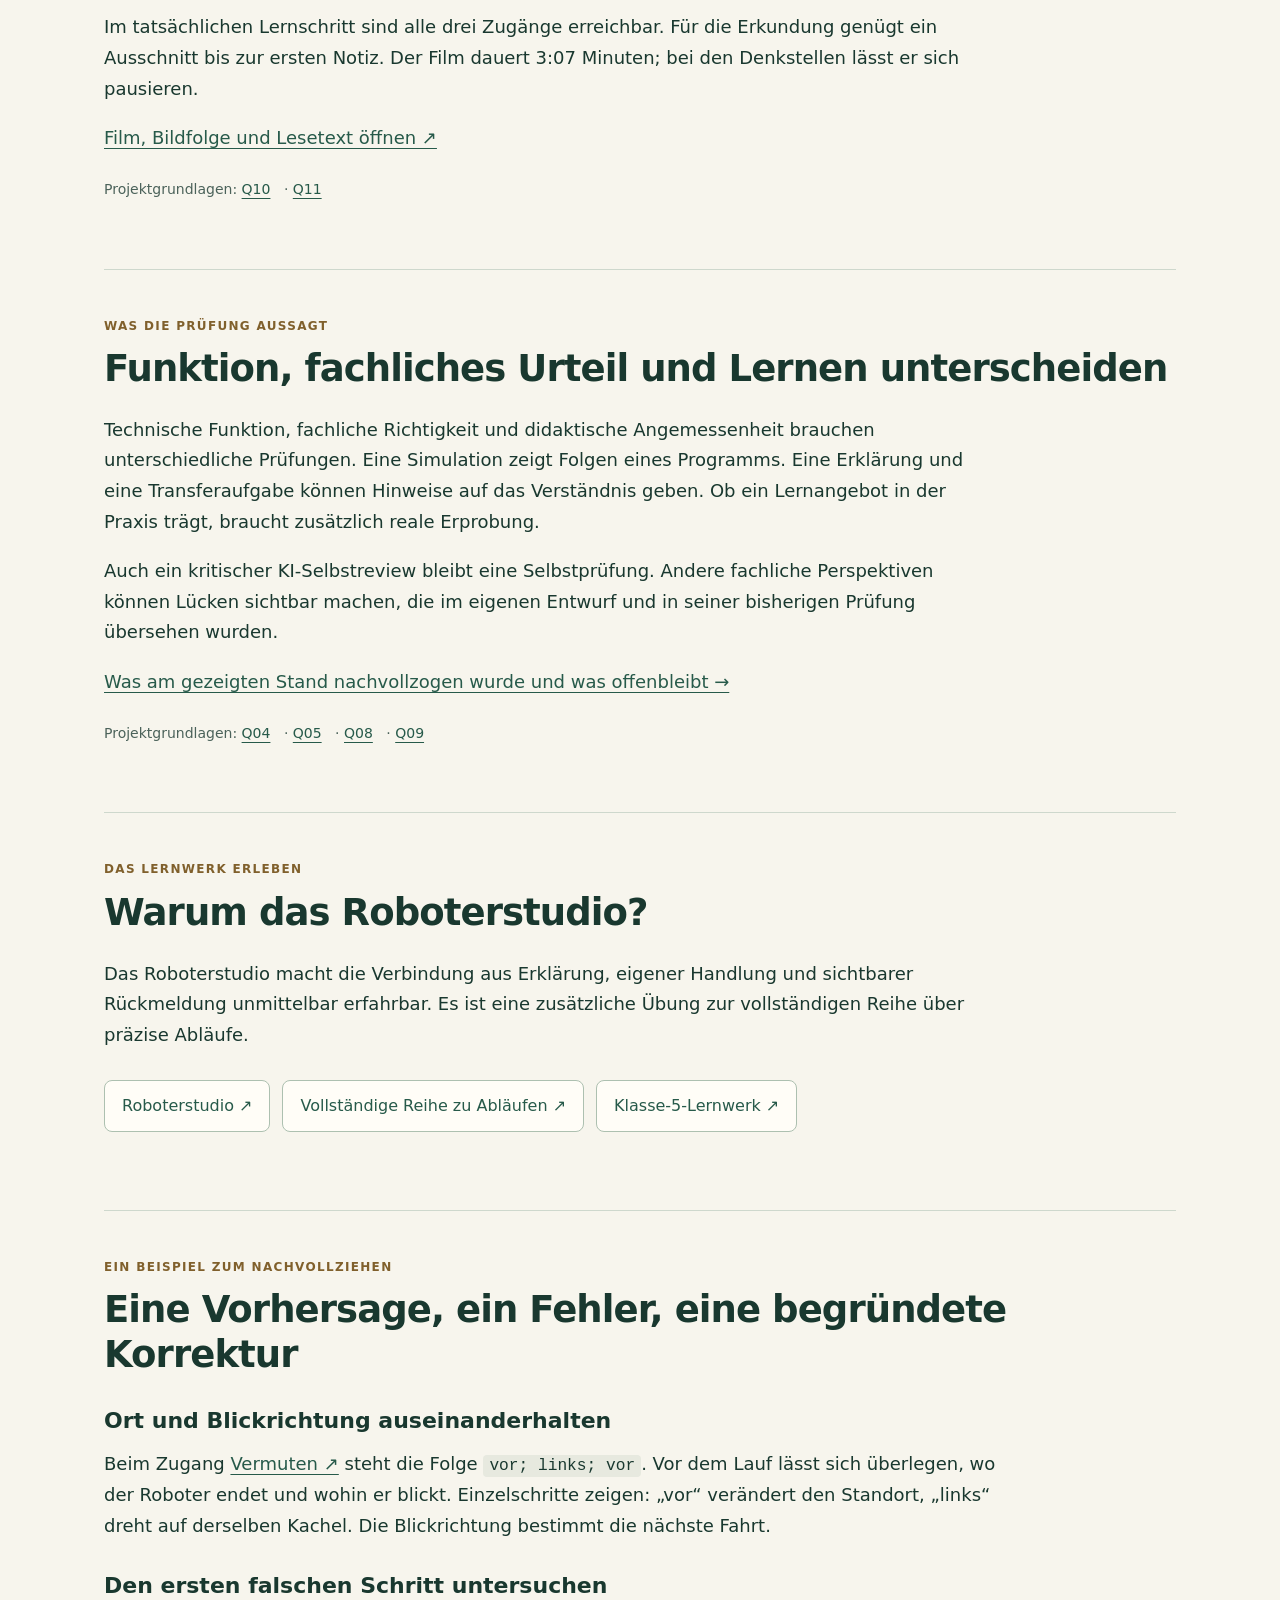
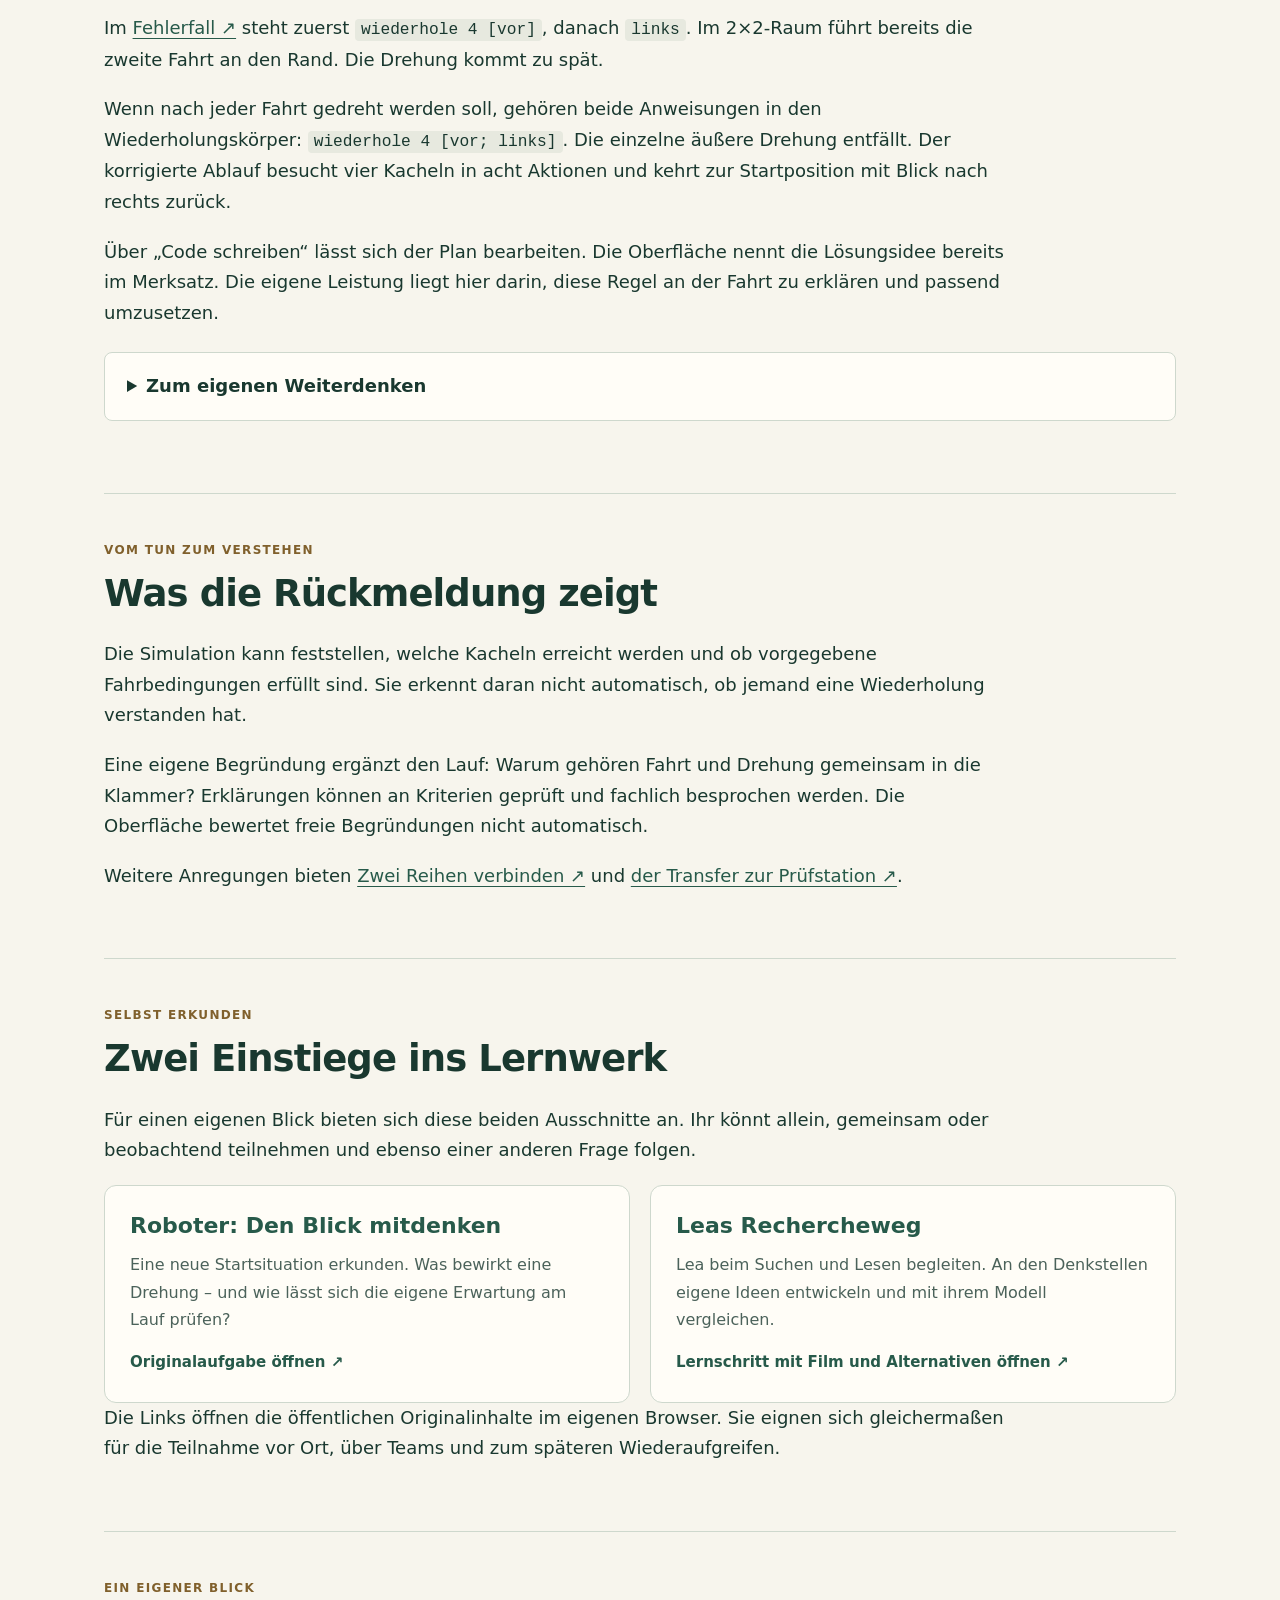
<file: composition-hybrid/lesen.html>
<!doctype html><html lang="de"><head><meta charset="utf-8"><meta name="viewport" content="width=device-width,initial-scale=1"><meta name="description" content="Begleitmaterial zur Vorstellung des IuM-Lernwerks bei der Jahrestagung der Beratenden des LMZ. Motivation, Konzeption, Entwicklung und Lernwege selbst erkunden."><title>Lernwerk · Begleitmaterial zur LMZ-Jahrestagung</title><link rel="stylesheet" href="assets/publikum.css"></head><body><header><a href="../praesentation-hybrid-45min.html">← Präsentation</a><a href="lesen.html">Begleitmaterial</a><a href="hoehle-ki.html">Höhlenbild &amp; KI</a><a href="quellen.html">Quellen</a></header><main><p class="eyebrow">Jahrestagung der Beratenden des LMZ · Begleitmaterial</p><h1>Mit fachlicher Expertise und KI Lernwege gestalten.</h1><p class="lead">Wie das Lernwerk entsteht, welche Konzeption dahintersteht und wo eigene Perspektiven die nächste Fassung verändern können.</p><p class="intro-note">Zum Nachlesen, Erkunden und Weiterdenken – während der Tagung und danach.</p><div class="hero-links"><a href="../praesentation-hybrid-45min.html">Präsentation öffnen →</a><a href="#test-auswahl">Das Lernwerk selbst erkunden →</a><a href="#ausblick-review">Über LMZ-Teams mitdenken →</a></div><p class="route">Schattenwand → hinter die Mauer → ins Freie → an die Werkbank.<br>Orte für unterschiedliche Fragen, mit möglichen Rückwegen.</p><nav class="contents" aria-label="Inhalt"><h2>Was euch hier erwartet</h2><ol><li><a href="#einstieg-erleben">Motivation und das Höhlenbeispiel</a></li><li><a href="#folie-2">Stack und Arbeitstechniken</a></li><li><a href="#grundlagen-konzeption">Die Konzeption des Lernwerks</a></li><li><a href="#folie-3">Vom Bildungsplanziel zum Lernweg</a></li><li><a href="#folie-4">Das Mapping auf ein Schuljahr</a></li><li><a href="#folie-5">Leas Rechercheweg als Entwicklungsbeispiel</a></li><li><a href="#roboter-entwicklung">Die Entwicklung des Saugroboters</a></li><li><a href="#demo-fuehrung">Ein Roboterbeispiel nachvollziehen</a></li><li><a href="#test-auswahl">Selbst erkunden</a></li><li><a href="#feedback-sammeln">Perspektiven teilen und weiterdenken</a></li></ol></nav><article id="einstieg-erleben"><p class="eyebrow">An der Schattenwand</p><h2>Was kann fachliche Expertise mit KI erschaffen?</h2><p>Diese Frage ist der Ausgangspunkt des Lernwerks. KI macht Lernformen erreichbar, die ich technisch allein nicht umsetzen könnte. Ein Beispiel dafür ist die begehbare Umsetzung von Platons Höhlengleichnis: Aus einer fachlichen Vorstellung wird ein Raum, in dem ich mich selbst bewegen kann.</p><p>Die Form der Darstellung und ihre Entstehung haben mich überrascht. Mit zwei knappen Nutzeraufträgen entstand ein eindrucksvolles Ergebnis. KI zeigt sich hier als leistungsfähiges Produktionsmedium. Zugleich öffnet sich die Frage, wie aus einem beeindruckenden Produkt ein begründetes Lernangebot wird.</p><div class="resource-links"><a href="assets/hoehle/original.html" target="_blank" rel="noopener">Höhlengleichnis selbst erkunden ↗</a><a href="https://hartificial.de/wp-content/uploads/2026/10/Hoehlengleichnis_First_Person_V2.html" target="_blank" rel="noopener">Veröffentlichte Originalversion ↗</a></div><p class="note">Das Spiel lässt sich aus der Ich-Perspektive erkunden. Die freie Erkundung und der Geschichtenmodus eröffnen unterschiedliche Zugänge zur Höhlensituation.</p></article>
<article id="einstieg-prompts"><p class="eyebrow">Vom Auftrag zur Gestaltung</p><h2>Zwei Aufträge – eine begehbare Welt</h2><p>Der erste Auftrag legt die Form fest, der zweite präzisiert die beabsichtigte Erfahrung. Die beiden Nutzeraufträge aus dem Entstehungsdialog sind hier im ursprünglichen Wortlaut wiedergegeben.</p><h3>1. Eine Welt beauftragen</h3><blockquote><p>Erstelle eine interaktive detaillierte Wireframe Version des Höhlengleichnis, die aus firstPerson-Sicht erkundet werden kann im Stile eines Games.</p></blockquote><h3>2. Die Erfahrung schärfen</h3><blockquote><p>Analysiere das Ergebnis und führe gezielte Verbesserungen durch um es deutlich zu verbessern.
lege dabei einen Fokus auf die firstperson Erfahrung. die Limitationen der jeweiligen stufen müssen auch beim/ nach dem Verlassen der Höhle besser erfahren werden.</p></blockquote><p>Die knappen Eingaben zeigen den Formulierungsaufwand dieses Beispiels. Sie sind keine allgemeine Qualitätsgarantie für KI-Ergebnisse. Die eigene Absicht bleibt entscheidend: Was soll die Umsetzung sichtbar oder erfahrbar machen?</p><p><a href="https://chatgpt.com/share/6ad51a19-4a50-83ed-a712-685ec244c55c" target="_blank" rel="noopener">Geteilter Entstehungsdialog ↗</a></p></article>
<article id="einstieg-wendung"><p class="eyebrow">Hinter der Mauer</p><h2>Wie entsteht der Eindruck?</h2><p>Die Wendung führt hinter die Mauer: Dort werden Figuren, ihre Stäbe und die Lichtquelle sichtbar. Form, Position und Bewegung der Figuren prägen gemeinsam mit dem Licht den Schatten. Der Blick richtet sich von der fertigen Wirkung auf ihre Entstehungsbedingungen.</p><p>Das ist ein hilfreiches Bild für die Arbeit mit KI. Ich kann Aufträge, Kontext und Werkzeuge bewusst wählen und eine Ausgabe gezielt überarbeiten. Auch das Schattenspiel ist eine produktive Tätigkeit. Für neue eigene Formen brauche ich zusätzlich fachliche Erfahrungen, Quellen und begründete Maßstäbe.</p><p>Die Höhle ist dabei eine Umgebung mit möglichen Rückwegen. Ihre Orte sind Perspektiven auf die Arbeit, keine zwangsläufigen Entwicklungsstufen. Das Feuer und die Figuren erklären auch nicht die technische Architektur eines Sprachmodells.</p><div class="callout"><p><strong>Zum Weiterdenken:</strong> Ein Produkt kann technisch funktionieren, ohne dass damit schon das eigene Verständnis oder der Lerngewinn anderer belegt wäre. Diese drei Fragen brauchen jeweils passende Nachweise.</p></div><p><a href="hoehle-ki.html">Die ausführliche Übertragung auf KI und ihre Grenzen lesen →</a></p></article>
<article id="einstieg-motivation"><p class="eyebrow">Die persönliche Leitfrage</p><h2>Neue Möglichkeiten fürs Lernen entwickeln</h2><p>Mit dem Lernwerk erkunde ich, wie weit die Verbindung aus fachlicher Expertise und KI tragen kann. Fachliche Zusammenhänge, sinnvolle Lernhandlungen und hilfreiche Unterstützung geben der technischen Umsetzung ihre Richtung.</p><p>Meine eigene Sachkenntnis reicht dabei nicht überall gleich weit. Quellen, fachlicher Austausch und die Beobachtung tatsächlicher Nutzung helfen, Annahmen zu prüfen und weiterzuentwickeln. Das Lernwerk bleibt ein Entwicklungsprojekt, dessen bestehende Lernwege verbessert werden sollen.</p></article>
<article id="folie-1"><p class="eyebrow">An der Werkbank</p><h2>Vom Ziel zum Lernweg</h2><p>Ein Lernangebot entsteht aus mehreren Entscheidungen: Was sollen Lernende verstehen und selbst tun können? Welche Voraussetzungen brauchen sie? Woran lässt sich erkennen, dass eine Erklärung oder Hilfe trägt?</p><p>Leas Rechercheweg macht diese Entwicklung anschaulich. Eine zunächst umfangreiche Quellenkarte wird zu einer kleinen Notiz, die mit dem Lernweg wächst. Eine weitere Überarbeitung sorgt dafür, dass Lernende eine passende Textstelle selbst auswählen können, bevor sie mit Leas Modell vergleichen.</p><p class="source-line">Projektgrundlagen: <a href="quellen.html#Q01">Q01</a> · <a href="quellen.html#Q07">Q07</a> · <a href="quellen.html#Q08">Q08</a> · <a href="quellen.html#Q09">Q09</a></p></article>
<article id="folie-2"><p class="eyebrow">Werkzeuge und Arbeitstechniken</p><h2>Fachwissen für die Umsetzung bearbeitbar machen</h2><div class="table-wrap"><table><thead><tr><th>Aufgabe</th><th>Werkzeuge im gezeigten Prozess</th></tr></thead><tbody><tr><td>Grundlagen und Entscheidungen festhalten</td><td>Workspace und Obsidian: Quellen, fachliche Ziele, Lernbögen und begründete Entscheidungen.</td></tr><tr><td>Inhalte und Interaktionen umsetzen</td><td>Codex: Arbeit an Text, Code und konkreten Dateien. Skills bündeln wiederverwendbare Anleitungen für bestimmte Aufgaben.</td></tr><tr><td>Fassungen vergleichen und bereitstellen</td><td>Git und GitHub: nachvollziehbare Stände, Änderungen und Veröffentlichung.</td></tr><tr><td>Medien gestalten</td><td>HyperFrames: geplante Erklärungen und Denkstellen als gestaltete Medien umsetzen.</td></tr></tbody></table></div><p>Eine konkrete Arbeitstechnik verbindet drei Tätigkeiten: geeigneten Kontext bereitstellen, die tatsächliche Lernseite bearbeiten und eine Änderung am beobachteten Problem nachprüfen. Allgemeine Wünsche wie „Mach es besser“ werden dadurch zu bearbeitbaren Aufträgen.</p><blockquote><p>Lass das Kind zwei echte Textauszüge vergleichen. Zeige Leas Entscheidung erst nach der eigenen Auswahl und Begründung.</p></blockquote><p class="note">Dieser Beispielauftrag verdichtet die Arbeitstechnik für den Vortrag. Er ist kein historisches Originalzitat. Ein Review durch denselben Agenten bleibt eine Selbstprüfung; er ersetzt keine unabhängige fachliche Begutachtung.</p><p class="source-line">Projektgrundlagen: <a href="quellen.html#Q02">Q02</a> · <a href="quellen.html#Q05">Q05</a> · <a href="quellen.html#Q11">Q11</a></p></article>
<article id="grundlagen-massstaebe"><p class="eyebrow">Ins Freie</p><h2>Woher kommen die Maßstäbe?</h2><p>Fachwissen, Forschung, Bildungsplan und Erfahrung bilden die Bezugspunkte außerhalb der einzelnen KI-Ausgabe. Die Grundlagenarbeit des Projekts verbindet Informatikdidaktik, Medienbildung, Lernpsychologie sowie digitale Lernumgebungen und offene Bildungsmaterialien.</p><p>Aus diesen Grundlagen werden Anforderungen an das Material abgeleitet: verständliche Erklärungen, eigene Anwendung und erreichbare Rückmeldung. Forschungsbefund, curricularer Auftrag und eigene Gestaltungsentscheidung erfüllen dabei unterschiedliche Rollen.</p><p>Die im Vortrag gezeigte Zuordnung bezieht sich auf die dokumentierte Projektplanung mit der Anhörungsfassung des Bildungsplans vom 21. September 2026. Sie ist eine Grundlage dieses Entwicklungsstands.</p><p class="source-line">Projektgrundlagen: <a href="quellen.html#Q03">Q03</a> · <a href="quellen.html#Q06">Q06</a> · <a href="quellen.html#Q12">Q12</a></p></article>
<article id="grundlagen-konzeption"><p class="eyebrow">Zurück an die Werkbank</p><h2>Der Bauplan des Lernwerks</h2><p>Ein progressiver Kernlernweg wird mit flexibel einsetzbaren Vertiefungs-, Transfer- und Projektmodulen verbunden. Lehrkräfte können die Angebote begleiten und kombinieren. Die erste Ausbaustufe richtet sich an das Gymnasium, Klassen 5–7.</p><div class="step-grid"><div class="step-card"><small>ORIENTIERUNG</small><strong>Verstehen</strong><p>Erklärungen und Beispiele erschließen den fachlichen Zusammenhang.</p></div><div class="step-card"><small>EIGENE TÄTIGKEIT</small><strong>Selbst handeln</strong><p>Lernende treffen Entscheidungen, wenden etwas an oder gestalten einen eigenen Versuch.</p></div><div class="step-card"><small>WEITERLERNEN</small><strong>Prüfen und verbessern</strong><p>Ergebnisse und Begründungen werden mit passenden Kriterien oder Rückmeldungen verglichen.</p></div></div><p>Diese Funktionen geben Orientierung; sie schreiben keine feste Seitenzahl vor. Eine Quellenprüfung braucht andere Unterstützung als ein eigenes Medienprodukt oder eine praktische Gerätehandlung. Das Zielbild ist zugleich noch kein Nachweis, dass alle geplanten Module bereits vollständig vorliegen oder erprobt sind.</p><p class="source-line">Projektgrundlagen: <a href="quellen.html#Q01">Q01</a> · <a href="quellen.html#Q04">Q04</a> · <a href="quellen.html#Q05">Q05</a></p></article>
<article id="folie-3"><p class="eyebrow">Vom Bildungsplan zur Lernhandlung</p><h2>Ein Ziel erhält einen konkreten Ort</h2><ol><li><strong>Das Ziel lesen.</strong> Der dokumentierte Wortlaut von 3.1.2.1(2) im Band 5/6 lautet: „Informationen kriterienbasiert (unter anderem auf Herkunft und Plausibilität) überprüfen“. Gefordert ist eine Handlung an Informationen.</li><li><strong>Eine Progression planen.</strong> Klasse 5 erhält im Lernwerk einen ersten eigenen Such- und Prüfweg. Klasse 6 greift ihn wieder auf und erweitert ihn um das Indexmodell und widersprüchliche Darstellungen. Das ist die eigene Projektverteilung innerhalb des Bands.</li><li><strong>Handlung und Nachweis verbinden.</strong> Die Lernenden suchen, öffnen eine Quelle, wählen eine hilfreiche Textstelle und prüfen dieselbe Aussage an einer zweiten Darstellung. Antwort, Beleg und Herkunft bleiben in der wachsenden Notiz auffindbar.</li></ol><p>So verbindet das Mapping Quelle, Lernangebot und erwarteten Nachweis. Eine angeklickte Seite oder ein ausgefülltes Formular allein zeigt noch nicht, ob eine Quelle begründet geprüft wurde.</p><p class="source-line">Projektgrundlagen: <a href="quellen.html#Q06">Q06</a> · <a href="quellen.html#Q07">Q07</a> · <a href="quellen.html#Q12">Q12</a></p></article>
<article id="folie-4"><p class="eyebrow">Vom Lernweg zum Schuljahr</p><h2>38 Unterrichtseinheiten als Planungsbedarf</h2><p>Das Jahresmapping prüft, wie die geplanten Lernhandlungen im Schuljahr Platz finden. Die sechs Module ergeben zusammen 30 Unterrichtseinheiten. Wiederaufnahme, Organisation und Puffer kommen hinzu.</p><div class="year-total"><strong>38</strong><span>UE · 1.710 Minuten geplanter Bedarf</span></div><div class="year-band" role="img" aria-label="Jahresplanung: Module 4, 5, 3, 8, 5, 5 UE; Zusatzzeit 8 UE; zusammen 38 UE"><div class="" style="flex-grow:4"><span>M01</span><b>4</b><span>UE</span></div><div class="highlight" style="flex-grow:5"><span>M02</span><b>5</b><span>UE</span></div><div class="" style="flex-grow:3"><span>M03</span><b>3</b><span>UE</span></div><div class="" style="flex-grow:8"><span>M04</span><b>8</b><span>UE</span></div><div class="" style="flex-grow:5"><span>M05</span><b>5</b><span>UE</span></div><div class="" style="flex-grow:5"><span>M06</span><b>5</b><span>UE</span></div><div class="extra" style="flex-grow:8"><span>Zusatz</span><b>8</b><span>UE</span></div></div><div class="table-wrap"><table><thead><tr><th>Modul / Jahresposten</th><th>UE à 45 Minuten</th></tr></thead><tbody><tr><td>M01 · Im schulischen Arbeitsraum sicher handeln</td><td>4</td></tr><tr><td>M02 · Informationen finden, prüfen und ordnen</td><td>5</td></tr><tr><td>M03 · Digital zusammenarbeiten und verständlich kommunizieren</td><td>3</td></tr><tr><td>M04 · Ein Medienprodukt gestalten, prüfen und vorstellen</td><td>8</td></tr><tr><td>M05 · Medienwirkungen und Selbstdarstellung beurteilen</td><td>5</td></tr><tr><td>M06 · Präzise Abläufe entwickeln und prüfen</td><td>5</td></tr><tr><td>Verteilte Wiederaufnahme</td><td>3</td></tr><tr><td>Organisation</td><td>1</td></tr><tr><td>Puffer</td><td>4</td></tr><tr><th>Gesamt</th><th>38</th></tr></tbody></table></div><p class="note">Die Breiten entsprechen den Zeitanteilen. Das Band ist kein Kalender fest belegter Wochen. Es zeigt einen geplanten Bedarf; die schulische Verfügbarkeit und die tatsächlichen Bearbeitungszeiten sind noch zu prüfen.</p><h3>Ein Modul näher betrachtet: Recherche</h3><p>225 Kernminuten entsprechen fünf Unterrichtseinheiten. Der Lernbogen gliedert diese Zeit jedoch in sechs fachliche Schritte, die teilweise über eine Schulstunde hinausreichen:</p><div class="step-grid"><div class="step-card"><small>SCHRITT 1</small><strong>Mondfrage</strong><span>15 Minuten</span></div><div class="step-card"><small>SCHRITT 2</small><strong>Leas Modellweg</strong><span>30 Minuten</span></div><div class="step-card"><small>SCHRITT 3</small><strong>Eigene Notiz</strong><span>45 Minuten</span></div><div class="step-card"><small>SCHRITT 4</small><strong>Quellenprüfung</strong><span>70 Minuten</span></div><div class="step-card"><small>SCHRITT 5</small><strong>Infokarte</strong><span>40 Minuten</span></div><div class="step-card"><small>SCHRITT 6</small><strong>Neuer Fall</strong><span>25 Minuten</span></div></div><p>Die spätere Wiederaufnahme wird gesondert geplant. Die fachliche Gliederung in sechs Schritte darf deshalb nicht mit sechs Schulstunden gleichgesetzt werden.</p><p class="source-line">Projektgrundlagen: <a href="quellen.html#Q06">Q06</a> · <a href="quellen.html#Q07">Q07</a> · <a href="quellen.html#Q12">Q12</a></p></article>
<article id="folie-5"><p class="eyebrow">Ein Werkstück wird überarbeitet</p><h2>Die Notiz wächst mit dem Lernen</h2><p>Am Anfang der Recherche stehen drei kleine Felder: <strong>Meine Antwort. Diese Stelle hilft mir. Hier steht es.</strong> Später wird dieselbe Aussage an einer zweiten Darstellung geprüft. Daraus wächst eine Infokarte, statt von Beginn an eine umfangreiche Quellenkarte auszufüllen.</p><p>Lea untersucht, ob der Mond selbst leuchtet. Die Lernenden beschäftigen sich anschließend mit seiner wechselnden Form. Das Beispiel zeigt ein Vorgehen, ohne die Lösung der eigenen Frage schon vorzugeben.</p><figure><a href="assets/lea-notiz.jpg" target="_blank" rel="noopener"><img width="1920" height="1080" src="assets/lea-notiz.jpg" loading="lazy" alt="Original aus Leas Rechercheweg: die kleine wachsende Notiz"></a><figcaption>Original aus dem Lernwerk. Das Bild lässt sich zum genaueren Lesen öffnen.</figcaption></figure><p>Die kleinere Notiz soll den Einstieg handhabbarer machen. Das ist eine begründete Gestaltungsentscheidung; ihre Wirkung für Lernende muss sich in der Erprobung zeigen.</p><p class="source-line">Projektgrundlagen: <a href="quellen.html#Q07">Q07</a> · <a href="quellen.html#Q09">Q09</a></p></article>
<article id="folie-6"><p class="eyebrow">Vom Befund zur Revision</p><h2>Erst selbst wählen, dann vergleichen</h2><p>Im früheren Entwurf war die hilfreiche Passage bereits ausgewählt. Die eigene Belegwahl stand im Plan, fand im Material aber noch nicht statt. Die Revision stellt zwei echte Auszüge vor Leas Modellentscheidung.</p><div class="image-pair"><figure><a href="assets/lea-eigene-auswahl.jpg" target="_blank" rel="noopener"><img width="1920" height="1080" src="assets/lea-eigene-auswahl.jpg" loading="lazy" alt="A09: Zwei Textauszüge zur Auswahl bei noch leerer Notiz"></a><figcaption>A09 · Welche Stelle hilft bei der Frage, ob der Mond selbst leuchtet?</figcaption></figure><figure><a href="assets/lea-vergleich.jpg" target="_blank" rel="noopener"><img width="1920" height="1080" src="assets/lea-vergleich.jpg" loading="lazy" alt="A10: Leas begründete Auswahl und Vergleich"></a><figcaption>A10 · Anschließend lässt sich die eigene Auswahl mit Leas Modell vergleichen.</figcaption></figure></div><p>Der Vergleich ist bewusst erreichbar; die Oberfläche erzwingt technisch keine vorherige Antwort. Für die Entwicklung entsteht ein begrenzter Auftrag: die beobachtete Lücke benennen, diese Stelle ändern und dieselbe Lernhandlung erneut prüfen.</p><p><a href="https://h4r7w16.github.io/ium-lernwerk/beispiele/recherche/klasse5/recherche/schritt-suchplan.html#darstellung" target="_blank" rel="noopener">Den tatsächlichen Lernschritt öffnen ↗</a></p><p class="source-line">Projektgrundlagen: <a href="quellen.html#Q08">Q08</a> · <a href="quellen.html#Q09">Q09</a></p></article>
<article id="roboter-entwicklung"><p class="eyebrow">Entwurf → Prüfung → Überarbeitung</p><h2>Wie sich das Saugrobotermodul entwickelt hat</h2><p>Die ausgewählten Fassungen zeigen exemplarisch, wie ein KI-gestützter Entwurf durch Nutzung, Kritik und gezielte Überarbeitung verändert wird. Dazwischen gab es weitere Zwischenstände.</p><ol class="timeline"><li><h3>13. September · Der erste Reinigungsfall</h3><p>Sechs Lernstationen verbinden Vorhersagen, Ausführen und Erklären. Beim Prüfen fallen konkrete Hürden auf: Hilfe passt nicht immer zum Auftrag, Rückmeldung bleibt zu pauschal, nach einer Codeänderung verschwindet der Boden.</p><a href="assets/archiv/ium-v2-ux01/reinigungsfall.html" target="_blank" rel="noopener">Historisches Original erkunden ↗</a></li><li><h3>13. September · Zusätzliche Lernfassung 2</h3><p>Neun frei wählbare Schritte, auftragsbezogene Rückmeldung, sichtbarer Boden nach Codeänderungen sowie Markierung von Anweisung und Durchlauf greifen konkrete Befunde auf. Der technische Bewegungskern wird weiterverwendet.</p><a href="assets/archiv/ium-reinigungsfall-v2/index.html" target="_blank" rel="noopener">Überarbeitetes historisches Original erkunden ↗</a></li><li><h3>20.–21. September · Der Anspruch erweitert sich</h3><p>Vollständige Selbstlernbearbeitbarkeit wird ausdrücklich zum Entwicklungsziel. Voraussetzungen, ausgearbeitete Beispiele, Begriffe und dauerhaftes Wissen rücken stärker in den Blick. Weitere Prüfungen zeigen, dass technische Reparaturen allein diesen Anspruch noch nicht erfüllen.</p></li><li><h3>27. September konsolidiert · Das heutige Lernstudio</h3><p>Elf frei wählbare Schritte verbinden Programm und Raum. Hilfen, Erklärungen und Kriterien liegen am Auftrag. Die Fahrt lässt sich prüfen; freie Begründungen werden nicht automatisch bewertet.</p><a href="https://h4r7w16.github.io/ium-lernwerk/klasse5/lernstudio/index.html" target="_blank" rel="noopener">Aktuelles Lernstudio öffnen ↗</a></li></ol><div class="callout"><p><strong>Übertragbare Arbeitstechnik:</strong> Einen Entwurf selbst benutzen, eine Hürde am fachlichen Ziel beschreiben, gezielt ändern und alte und neue Fassung am gleichen Kriterium vergleichen.</p></div><blockquote><p>Im Klammerfall soll die Rückmeldung die erste Abweichung erklären. Beim Flächenauftrag soll sie die fehlende Kachel benennen. Lass den Boden nach einer Codeänderung sichtbar. Prüfe anschließend beide Fälle separat.</p></blockquote><p class="note">Verdichteter Beispielauftrag, kein historischer Originalprompt. Die erhaltenen älteren Fassungen zeigen den damaligen Entwicklungsstand. Ein neuer Versionsname ist noch kein Nachweis besserer Lernwirkung.</p><p><a href="pruefbericht.html">Stand der Aussagen und verbleibende Fragen →</a></p></article>
<article id="folie-7"><p class="eyebrow">Medien als Zugänge</p><h2>Derselbe Modellweg in mehreren Formen</h2><p>Leas Rechercheweg ist als Film, Bildfolge und Lesetext zugänglich. Die Medien zeigen denselben Modellweg mit Denkstellen, an denen eigene Ideen entstehen und anschließend verglichen werden können.</p><p>Im tatsächlichen Lernschritt sind alle drei Zugänge erreichbar. Für die Erkundung genügt ein Ausschnitt bis zur ersten Notiz. Der Film dauert 3:07 Minuten; bei den Denkstellen lässt er sich pausieren.</p><p><a href="https://h4r7w16.github.io/ium-lernwerk/beispiele/recherche/klasse5/recherche/schritt-suchplan.html#darstellung" target="_blank" rel="noopener">Film, Bildfolge und Lesetext öffnen ↗</a></p><p class="source-line">Projektgrundlagen: <a href="quellen.html#Q10">Q10</a> · <a href="quellen.html#Q11">Q11</a></p></article>
<article id="folie-8"><p class="eyebrow">Was die Prüfung aussagt</p><h2>Funktion, fachliches Urteil und Lernen unterscheiden</h2><p>Technische Funktion, fachliche Richtigkeit und didaktische Angemessenheit brauchen unterschiedliche Prüfungen. Eine Simulation zeigt Folgen eines Programms. Eine Erklärung und eine Transferaufgabe können Hinweise auf das Verständnis geben. Ob ein Lernangebot in der Praxis trägt, braucht zusätzlich reale Erprobung.</p><p>Auch ein kritischer KI-Selbstreview bleibt eine Selbstprüfung. Andere fachliche Perspektiven können Lücken sichtbar machen, die im eigenen Entwurf und in seiner bisherigen Prüfung übersehen wurden.</p><p><a href="pruefbericht.html">Was am gezeigten Stand nachvollzogen wurde und was offenbleibt →</a></p><p class="source-line">Projektgrundlagen: <a href="quellen.html#Q04">Q04</a> · <a href="quellen.html#Q05">Q05</a> · <a href="quellen.html#Q08">Q08</a> · <a href="quellen.html#Q09">Q09</a></p></article>
<article id="demo-auswahl"><p class="eyebrow">Das Lernwerk erleben</p><h2>Warum das Roboterstudio?</h2><p>Das Roboterstudio macht die Verbindung aus Erklärung, eigener Handlung und sichtbarer Rückmeldung unmittelbar erfahrbar. Es ist eine zusätzliche Übung zur vollständigen Reihe über präzise Abläufe.</p><div class="resource-links"><a href="https://h4r7w16.github.io/ium-lernwerk/klasse5/lernstudio/index.html" target="_blank" rel="noopener">Roboterstudio ↗</a><a href="https://h4r7w16.github.io/ium-lernwerk/klasse5/ablaeufe/index.html" target="_blank" rel="noopener">Vollständige Reihe zu Abläufen ↗</a><a href="https://h4r7w16.github.io/ium-lernwerk/klasse5/index.html" target="_blank" rel="noopener">Klasse-5-Lernwerk ↗</a></div></article>
<article id="demo-fuehrung"><p class="eyebrow">Ein Beispiel zum Nachvollziehen</p><h2>Eine Vorhersage, ein Fehler, eine begründete Korrektur</h2><h3>Ort und Blickrichtung auseinanderhalten</h3><p>Beim Zugang <a href="https://h4r7w16.github.io/ium-lernwerk/klasse5/lernstudio/index.html#start" target="_blank" rel="noopener">Vermuten ↗</a> steht die Folge <code>vor; links; vor</code>. Vor dem Lauf lässt sich überlegen, wo der Roboter endet und wohin er blickt. Einzelschritte zeigen: „vor“ verändert den Standort, „links“ dreht auf derselben Kachel. Die Blickrichtung bestimmt die nächste Fahrt.</p><h3>Den ersten falschen Schritt untersuchen</h3><p>Im <a href="https://h4r7w16.github.io/ium-lernwerk/klasse5/lernstudio/index.html#repair" target="_blank" rel="noopener">Fehlerfall ↗</a> steht zuerst <code>wiederhole 4 [vor]</code>, danach <code>links</code>. Im 2×2-Raum führt bereits die zweite Fahrt an den Rand. Die Drehung kommt zu spät.</p><p>Wenn nach jeder Fahrt gedreht werden soll, gehören beide Anweisungen in den Wiederholungskörper: <code>wiederhole 4 [vor; links]</code>. Die einzelne äußere Drehung entfällt. Der korrigierte Ablauf besucht vier Kacheln in acht Aktionen und kehrt zur Startposition mit Blick nach rechts zurück.</p><p>Über „Code schreiben“ lässt sich der Plan bearbeiten. Die Oberfläche nennt die Lösungsidee bereits im Merksatz. Die eigene Leistung liegt hier darin, diese Regel an der Fahrt zu erklären und passend umzusetzen.</p><details><summary>Zum eigenen Weiterdenken</summary><p>Vor dem Start eine Erwartung festhalten, einzelne Befehle verfolgen und die erste Abweichung benennen: Diese Folge macht einen Vergleich zwischen Vorstellung und Ausführung möglich. Ein anderer Start oder Auftrag prüft, ob die Erklärung über den gezeigten Fall hinaus trägt.</p></details></article>
<article id="demo-konzeption"><p class="eyebrow">Vom Tun zum Verstehen</p><h2>Was die Rückmeldung zeigt</h2><p>Die Simulation kann feststellen, welche Kacheln erreicht werden und ob vorgegebene Fahrbedingungen erfüllt sind. Sie erkennt daran nicht automatisch, ob jemand eine Wiederholung verstanden hat.</p><p>Eine eigene Begründung ergänzt den Lauf: Warum gehören Fahrt und Drehung gemeinsam in die Klammer? Erklärungen können an Kriterien geprüft und fachlich besprochen werden. Die Oberfläche bewertet freie Begründungen nicht automatisch.</p><p>Weitere Anregungen bieten <a href="https://h4r7w16.github.io/ium-lernwerk/klasse5/lernstudio/index.html#rows" target="_blank" rel="noopener">Zwei Reihen verbinden ↗</a> und <a href="https://h4r7w16.github.io/ium-lernwerk/klasse5/lernstudio/index.html#transfer" target="_blank" rel="noopener">der Transfer zur Prüfstation ↗</a>.</p></article>
<article id="test-auswahl"><p class="eyebrow">Selbst erkunden</p><h2>Zwei Einstiege ins Lernwerk</h2><p>Für einen eigenen Blick bieten sich diese beiden Ausschnitte an. Ihr könnt allein, gemeinsam oder beobachtend teilnehmen und ebenso einer anderen Frage folgen.</p><div class="cards"><a class="resource-card" href="https://h4r7w16.github.io/ium-lernwerk/klasse5/lernstudio/index.html#switch" target="_blank" rel="noopener"><h3>Roboter: Den Blick mitdenken</h3><p>Eine neue Startsituation erkunden. Was bewirkt eine Drehung – und wie lässt sich die eigene Erwartung am Lauf prüfen?</p><span>Originalaufgabe öffnen ↗</span></a><a class="resource-card" href="https://h4r7w16.github.io/ium-lernwerk/beispiele/recherche/klasse5/recherche/schritt-suchplan.html#darstellung" target="_blank" rel="noopener"><h3>Leas Rechercheweg</h3><p>Lea beim Suchen und Lesen begleiten. An den Denkstellen eigene Ideen entwickeln und mit ihrem Modell vergleichen.</p><span>Lernschritt mit Film und Alternativen öffnen ↗</span></a></div><p>Die Links öffnen die öffentlichen Originalinhalte im eigenen Browser. Sie eignen sich gleichermaßen für die Teilnahme vor Ort, über Teams und zum späteren Wiederaufgreifen.</p></article>
<article id="test-beobachtung"><p class="eyebrow">Ein eigener Blick</p><h2>Was fällt euch beim Erkunden auf?</h2><p>Vielleicht begegnet euch eine hilfreiche Erklärung, eine Hürde oder eine Frage aus eurer Beratungspraxis. Wenn ihr eine Anregung sucht, könnt ihr auf drei Dinge achten:</p><ul><li>Was habe ich selbst entschieden oder ausprobiert?</li><li>Welche Hilfe hat mir dabei etwas verständlich gemacht?</li><li>Woran konnte ich meine Vorstellung prüfen oder verbessern?</li></ul><p>Das sind freiwillige Blickrichtungen. Eine eigene Frage ist ebenso willkommen. Es gibt keine verpflichtende Notiz oder Abgabe.</p></article>
<article id="test-rueckmeldung"><p class="eyebrow">Perspektiven teilen</p><h2>Ein Eindruck oder eine Frage genügt</h2><p>Was möchtet ihr aus eurem Blick ins Lernwerk mitbringen? Das kann eine konkrete Stelle sein, eine offene Frage oder eine Erfahrung aus Unterricht und Beratung. Unterschiedliche Eindrücke helfen, das Material mit anderen Augen zu sehen.</p></article>
<article id="feedback-sammeln"><p class="eyebrow">Miteinander weiterdenken</p><h2>Euer Blick auf das Lernwerk</h2><p>Wie wirkt das Lernwerk auf euch? Was spricht euch an, was irritiert euch, und welche Fragen entstehen? Eure fachliche und didaktische Expertise ist für die Weiterentwicklung wertvoll.</p><p>Gedanken lassen sich im Raum, über das Teams-Mikrofon oder im Chat teilen. Ein kurzer Eindruck ist ebenso willkommen wie eine genauere Beobachtung. Auch Fragen, für die es noch keine fertige Antwort gibt, haben hier Platz.</p></article>
<article id="feedback-naechster-schritt"><p class="eyebrow">Fragen und eigene Ideen</p><h2>Was eröffnet sich für eure Praxis?</h2><p>Vielleicht entstehen beim Erkunden Ideen für den eigenen Unterricht oder die Beratung. Vielleicht stellt sich eine grundsätzliche Frage zur Arbeit mit KI oder zur Konzeption eines Lernwegs. Diese Perspektiven gehören ebenso zum Gespräch wie Rückmeldungen zu einzelnen Seiten.</p><p>Für Gedanken, die erst später entstehen, bleibt das LMZ-Teams der gemeinsame Ort zum Weiterdenken.</p></article>
<article id="ausblick-verbessern"><p class="eyebrow">Die nächste Fassung</p><h2>Bestehende Lernwege verbessern</h2><p>Mein nächstes Ziel ist zunächst, die vorhandenen Lernwege zu verbessern. Technische Funktion ist dafür eine Grundlage. Fachliche Präzision, verständliche Vermittlung und passende eigene Lernhandlungen brauchen weitere Aufmerksamkeit und Erprobung.</p><p>Welche Änderung trägt, lässt sich am konkreten Material begründen und erneut prüfen. Andere Erfahrungen und Fragen können dabei einen bisher übersehenen Zusammenhang öffnen.</p></article>
<article id="ausblick-review"><p class="eyebrow">Einladung über das LMZ-Teams</p><h2>Wenn ihr weiter mitdenken möchtet</h2><p>Wer Interesse hat, ist eingeladen, über das LMZ-Teams Fragen, Praxiserfahrungen oder fachliche und didaktische Rückmeldungen zu teilen. Ihr entscheidet selbst, ob und in welcher Form ihr euch beteiligen möchtet.</p><p>Ein kurzer Gedanke in eigenen Worten genügt. Wenn ihr eine bestimmte Stelle meint, hilft ein Link oder der Name des Lernschritts beim Wiederfinden.</p><details id="ausblick-reviewvorlage"><summary>Freiwillige Anregungen für eine Rückmeldung</summary><p>Was hat dich angesprochen? Wo ist eine Frage entstanden? Welche Erfahrung aus Unterricht oder Beratung passt dazu? Falls du eine bestimmte Stelle meinst, kannst du sie verlinken.</p><p><a href="reviewauftrag.txt" download>Anregungen als Textdatei herunterladen</a></p></details></article>
<article id="ausblick-expertise"><p class="eyebrow">Zurück an die Werkbank</p><h2>Menschliche Expertise begründet die Richtung</h2><p>KI erweitert meine Gestaltungsmöglichkeiten. Fachliche Expertise gibt der Arbeit Maßstäbe: Sie hilft, sinnvolle Fragen zu stellen, Erklärungen zu beurteilen und Änderungen zu begründen.</p><p>Mit euren Perspektiven kann das Lernwerk weiterwachsen. Ein begründeter Einwand, eine neue Idee oder eine gute Frage kann dabei den nächsten Entwurf verändern. Die Werkbank bleibt offen.</p></article>
<article id="hybrid-vorbereitung"><p class="eyebrow">Links zum Wiederaufgreifen</p><h2>Die Lernwerkzugänge auf einen Blick</h2><p>Für die eigene Erkundung oder zum Weitergeben in eurem bestehenden LMZ-Teams:</p><ul><li><a href="https://h4r7w16.github.io/ium-lernwerk/klasse5/lernstudio/index.html#switch" target="_blank" rel="noopener">Roboter – den Blick mitdenken ↗</a></li><li><a href="https://h4r7w16.github.io/ium-lernwerk/beispiele/recherche/klasse5/recherche/schritt-suchplan.html#darstellung" target="_blank" rel="noopener">Leas Rechercheweg mit Film, Bildfolge und Lesetext ↗</a></li><li><a href="https://h4r7w16.github.io/ium-lernwerk/klasse5/index.html" target="_blank" rel="noopener">Übersicht des Klasse-5-Lernwerks ↗</a></li></ul><p><a href="links-fuer-teams.txt" download>Direktlinks als Textdatei herunterladen</a></p></article><p class="footer-note">IuM-Lernwerk · Jan · Begleitmaterial zur LMZ-Jahrestagung · Stand 19. Oktober 2026. Die historischen Beispiele zeigen datierte Entwicklungsstände; die öffentlichen Lernwerklinks führen zum jeweiligen Onlineangebot.</p></main></body></html>
</file>
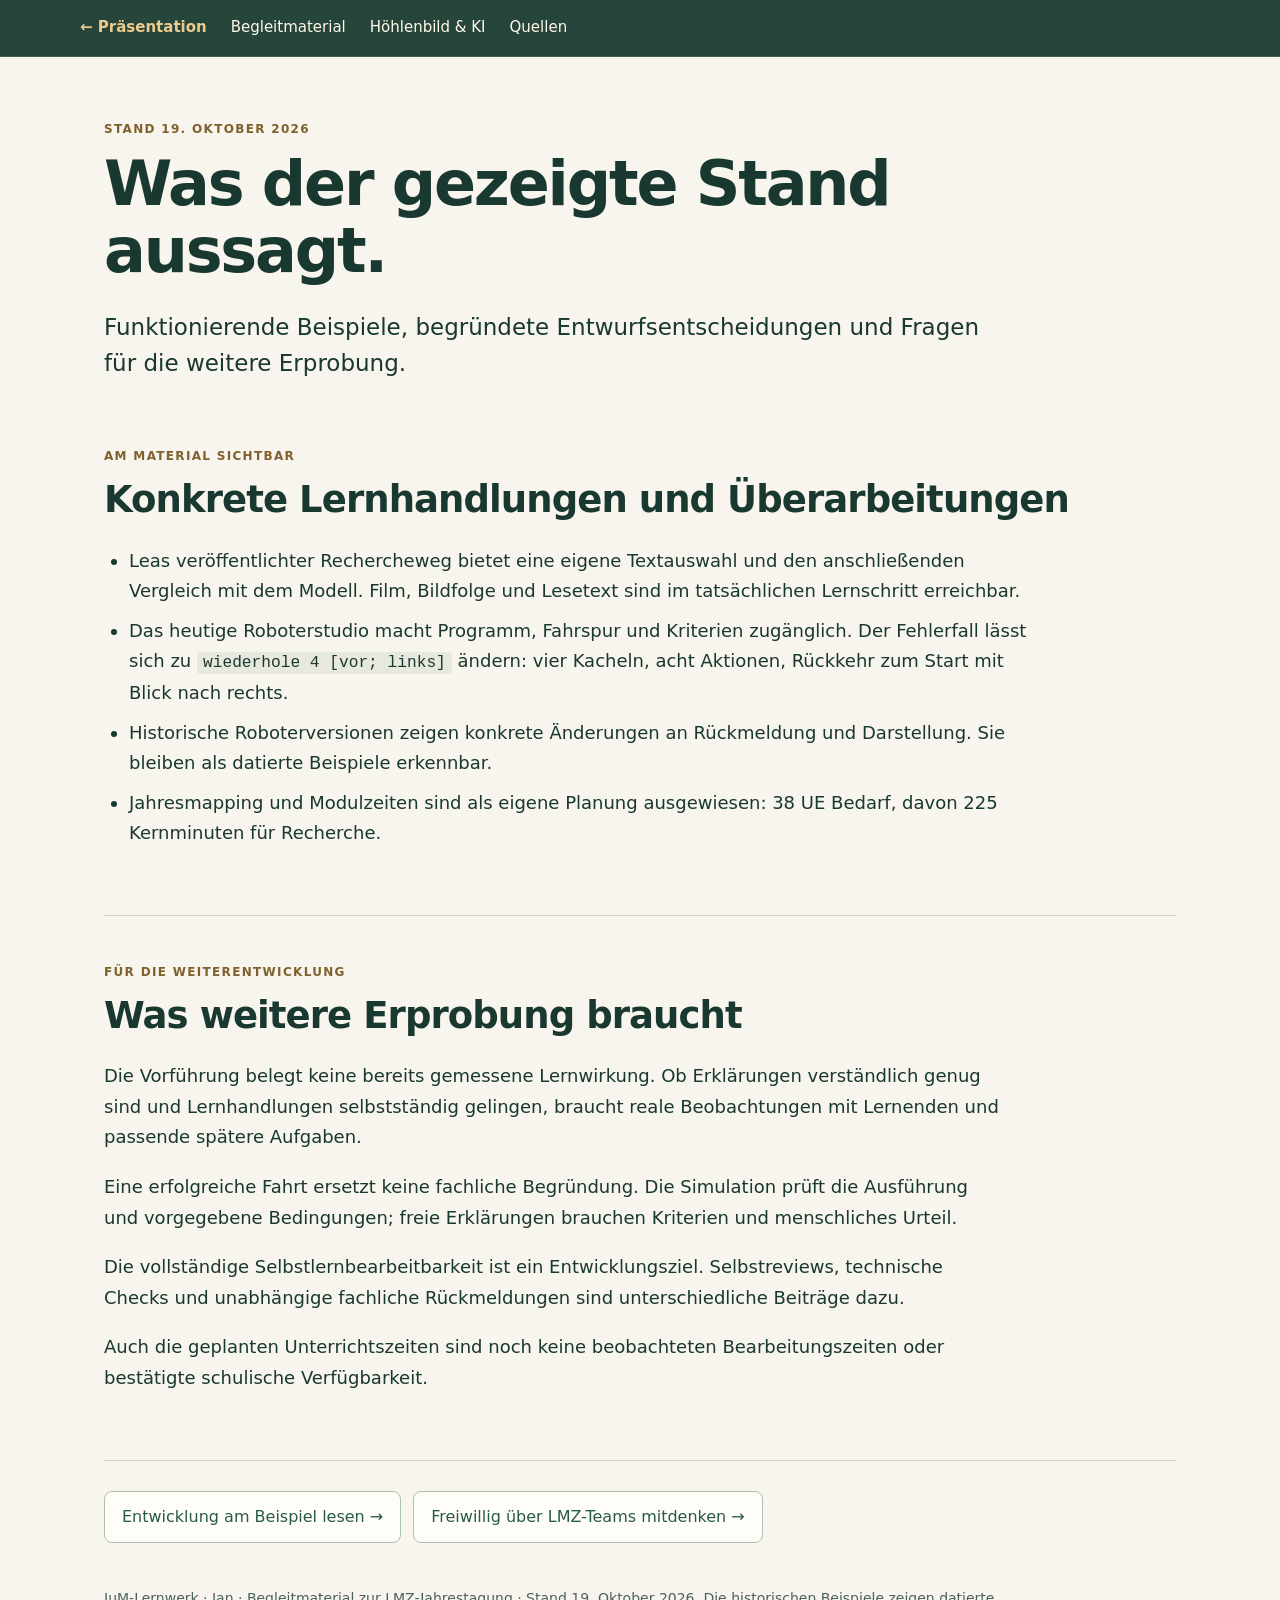
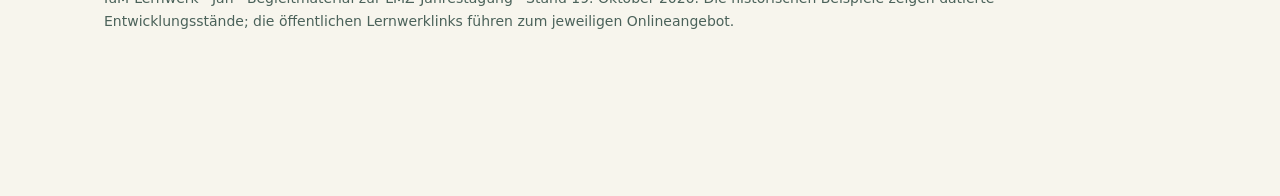
<file: composition-hybrid/pruefbericht.html>
<!doctype html><html lang="de"><head><meta charset="utf-8"><meta name="viewport" content="width=device-width,initial-scale=1"><meta name="description" content="Begleitmaterial zur Vorstellung des IuM-Lernwerks bei der Jahrestagung der Beratenden des LMZ. Motivation, Konzeption, Entwicklung und Lernwege selbst erkunden."><title>Lernwerk · Stand und offene Fragen</title><link rel="stylesheet" href="assets/publikum.css"></head><body><header><a href="../praesentation-hybrid-45min.html">← Präsentation</a><a href="lesen.html">Begleitmaterial</a><a href="hoehle-ki.html">Höhlenbild &amp; KI</a><a href="quellen.html">Quellen</a></header><main><p class="eyebrow">Stand 19. Oktober 2026</p><h1>Was der gezeigte Stand aussagt.</h1><p class="lead">Funktionierende Beispiele, begründete Entwurfsentscheidungen und Fragen für die weitere Erprobung.</p><article id="nachvollziehbar"><p class="eyebrow">Am Material sichtbar</p><h2>Konkrete Lernhandlungen und Überarbeitungen</h2><ul><li>Leas veröffentlichter Rechercheweg bietet eine eigene Textauswahl und den anschließenden Vergleich mit dem Modell. Film, Bildfolge und Lesetext sind im tatsächlichen Lernschritt erreichbar.</li><li>Das heutige Roboterstudio macht Programm, Fahrspur und Kriterien zugänglich. Der Fehlerfall lässt sich zu <code>wiederhole 4 [vor; links]</code> ändern: vier Kacheln, acht Aktionen, Rückkehr zum Start mit Blick nach rechts.</li><li>Historische Roboterversionen zeigen konkrete Änderungen an Rückmeldung und Darstellung. Sie bleiben als datierte Beispiele erkennbar.</li><li>Jahresmapping und Modulzeiten sind als eigene Planung ausgewiesen: 38 UE Bedarf, davon 225 Kernminuten für Recherche.</li></ul></article><article id="offen"><p class="eyebrow">Für die Weiterentwicklung</p><h2>Was weitere Erprobung braucht</h2><p>Die Vorführung belegt keine bereits gemessene Lernwirkung. Ob Erklärungen verständlich genug sind und Lernhandlungen selbstständig gelingen, braucht reale Beobachtungen mit Lernenden und passende spätere Aufgaben.</p><p>Eine erfolgreiche Fahrt ersetzt keine fachliche Begründung. Die Simulation prüft die Ausführung und vorgegebene Bedingungen; freie Erklärungen brauchen Kriterien und menschliches Urteil.</p><p>Die vollständige Selbstlernbearbeitbarkeit ist ein Entwicklungsziel. Selbstreviews, technische Checks und unabhängige fachliche Rückmeldungen sind unterschiedliche Beiträge dazu.</p><p>Auch die geplanten Unterrichtszeiten sind noch keine beobachteten Bearbeitungszeiten oder bestätigte schulische Verfügbarkeit.</p></article><div class="resource-links"><a href="lesen.html#roboter-entwicklung">Entwicklung am Beispiel lesen →</a><a href="lesen.html#ausblick-review">Freiwillig über LMZ-Teams mitdenken →</a></div><p class="footer-note">IuM-Lernwerk · Jan · Begleitmaterial zur LMZ-Jahrestagung · Stand 19. Oktober 2026. Die historischen Beispiele zeigen datierte Entwicklungsstände; die öffentlichen Lernwerklinks führen zum jeweiligen Onlineangebot.</p></main></body></html>
</file>
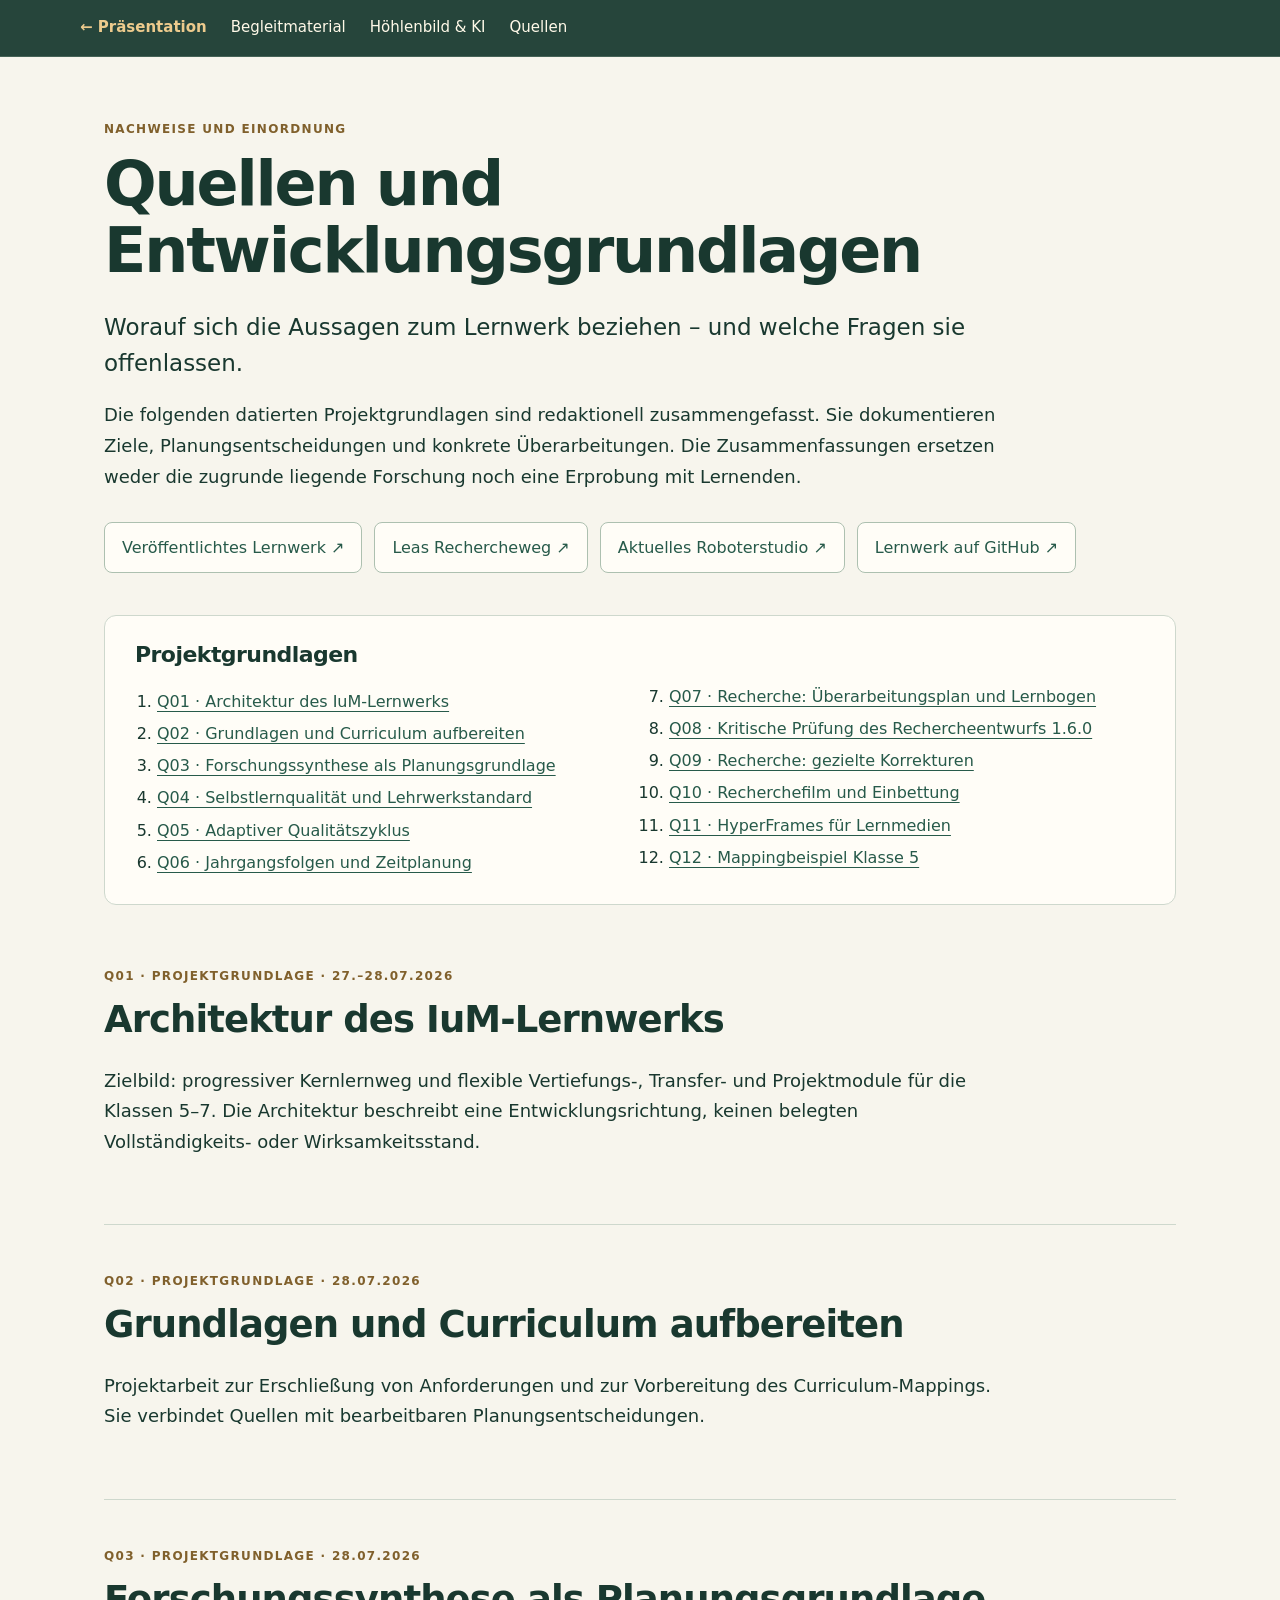
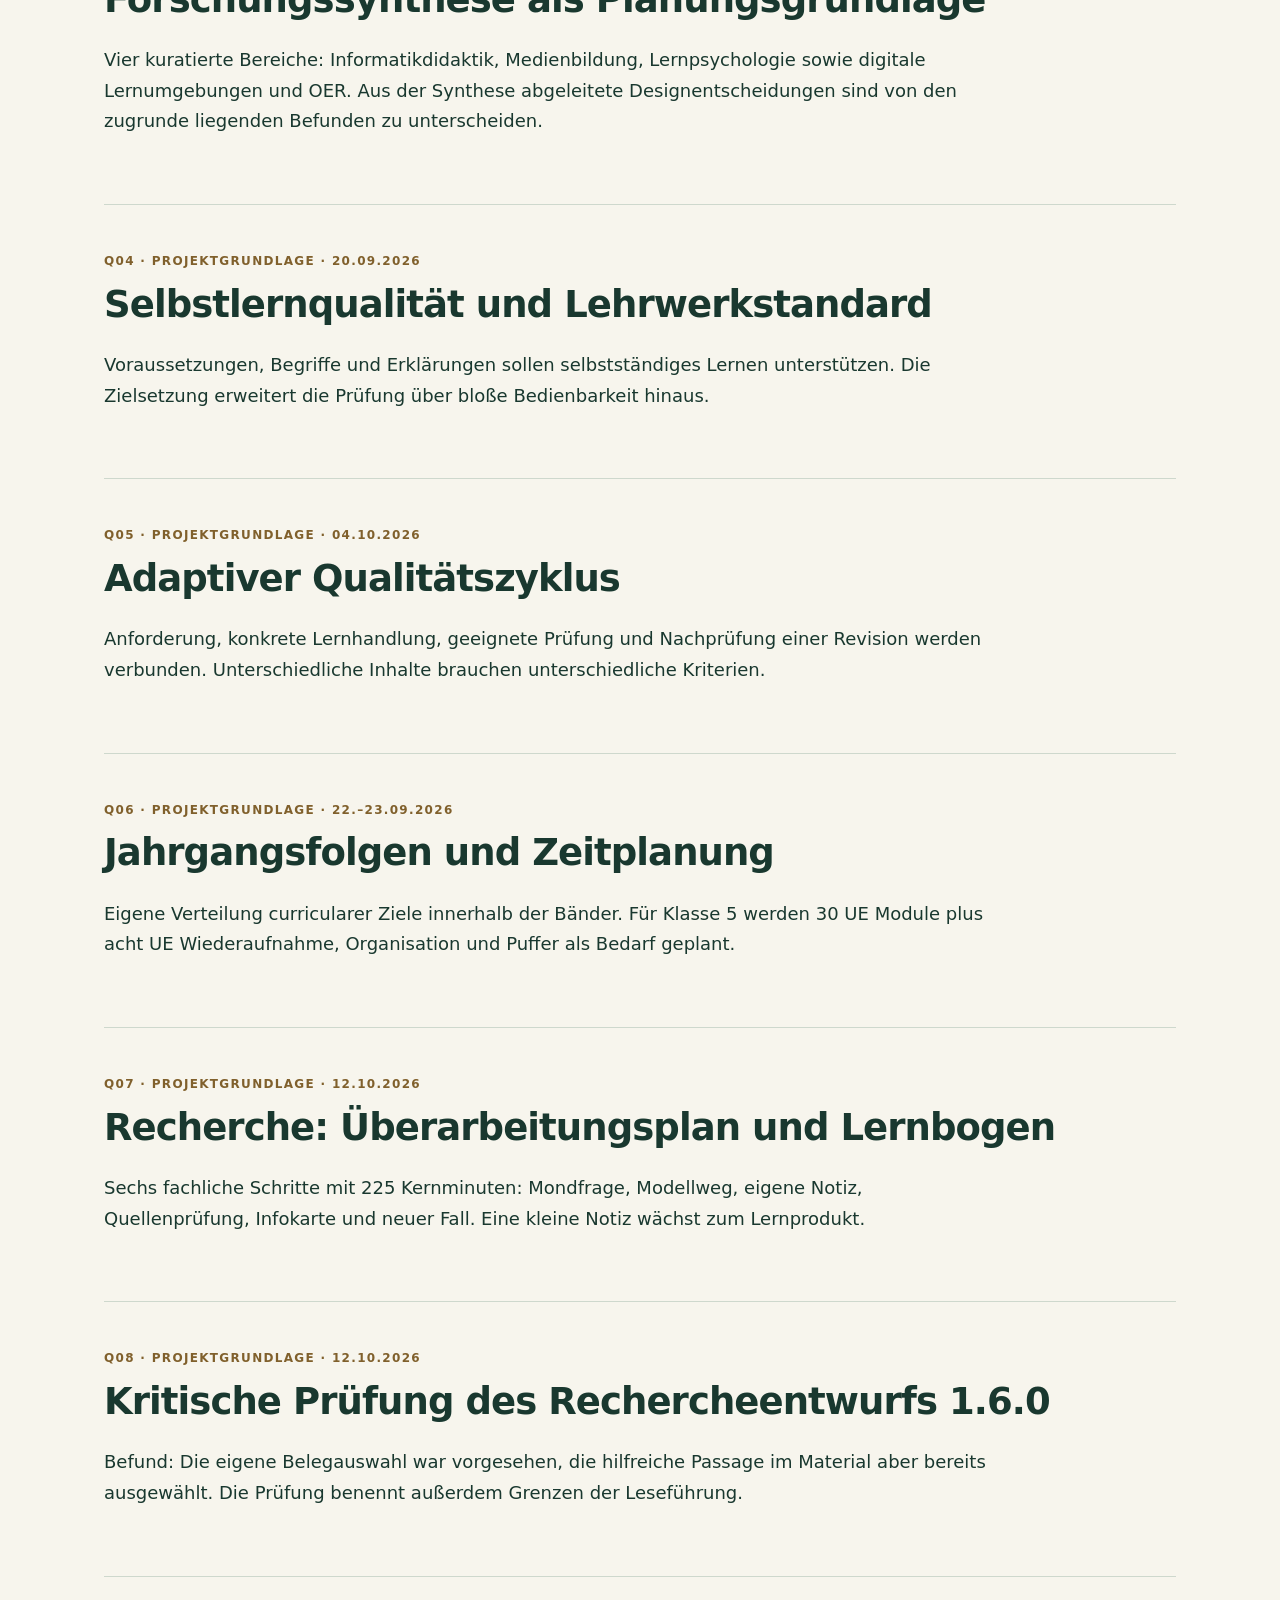
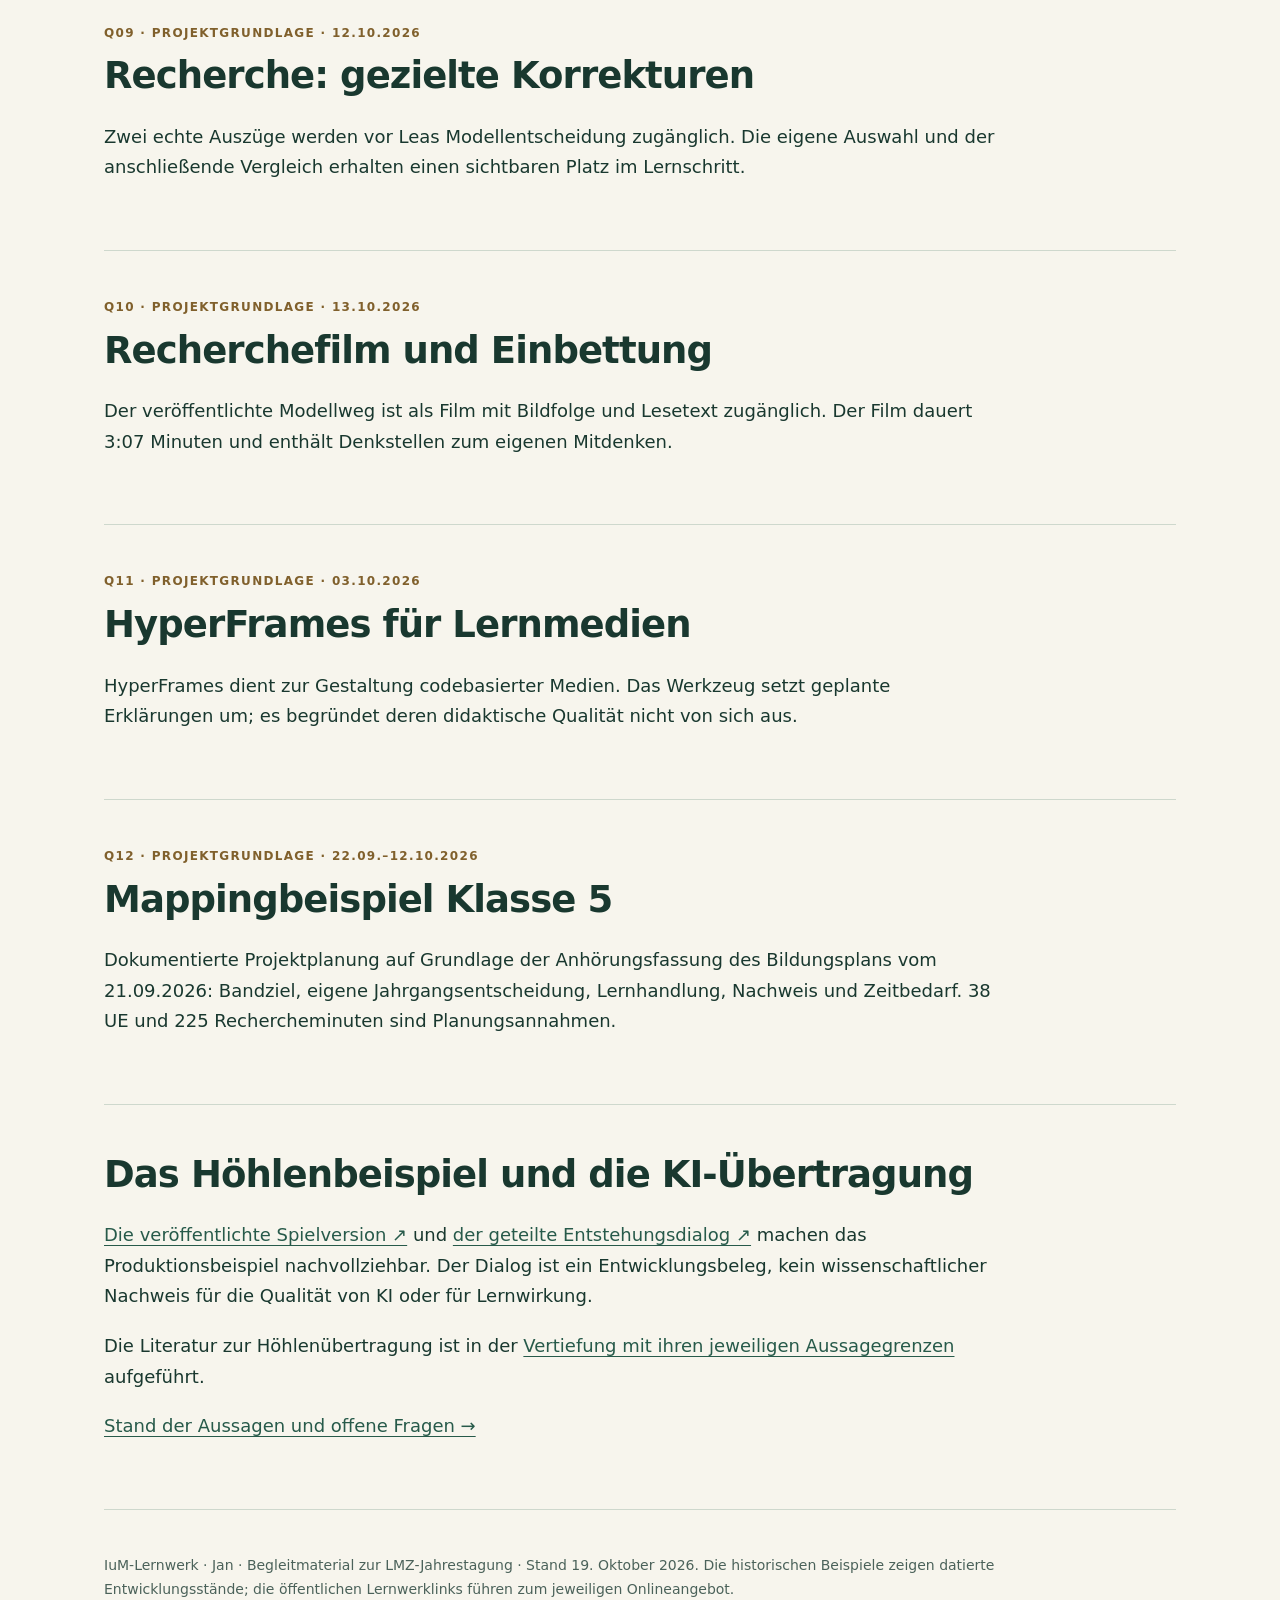
<file: composition-hybrid/quellen.html>
<!doctype html><html lang="de"><head><meta charset="utf-8"><meta name="viewport" content="width=device-width,initial-scale=1"><meta name="description" content="Begleitmaterial zur Vorstellung des IuM-Lernwerks bei der Jahrestagung der Beratenden des LMZ. Motivation, Konzeption, Entwicklung und Lernwege selbst erkunden."><title>Lernwerk · Quellen und Grundlagen</title><link rel="stylesheet" href="assets/publikum.css"></head><body><header><a href="../praesentation-hybrid-45min.html">← Präsentation</a><a href="lesen.html">Begleitmaterial</a><a href="hoehle-ki.html">Höhlenbild &amp; KI</a><a href="quellen.html">Quellen</a></header><main><p class="eyebrow">Nachweise und Einordnung</p><h1>Quellen und Entwicklungsgrundlagen</h1><p class="lead">Worauf sich die Aussagen zum Lernwerk beziehen – und welche Fragen sie offenlassen.</p><p>Die folgenden datierten Projektgrundlagen sind redaktionell zusammengefasst. Sie dokumentieren Ziele, Planungsentscheidungen und konkrete Überarbeitungen. Die Zusammenfassungen ersetzen weder die zugrunde liegende Forschung noch eine Erprobung mit Lernenden.</p><div class="resource-links"><a href="https://h4r7w16.github.io/ium-lernwerk/klasse5/index.html" target="_blank" rel="noopener">Veröffentlichtes Lernwerk ↗</a><a href="https://h4r7w16.github.io/ium-lernwerk/beispiele/recherche/klasse5/recherche/schritt-suchplan.html#darstellung" target="_blank" rel="noopener">Leas Rechercheweg ↗</a><a href="https://h4r7w16.github.io/ium-lernwerk/klasse5/lernstudio/index.html" target="_blank" rel="noopener">Aktuelles Roboterstudio ↗</a><a href="https://github.com/H4R7W16/ium-lernwerk" target="_blank" rel="noopener">Lernwerk auf GitHub ↗</a></div><nav class="contents" aria-label="Quellenverzeichnis"><h2>Projektgrundlagen</h2><ol><li><a href="#Q01">Q01 · Architektur des IuM-Lernwerks</a></li><li><a href="#Q02">Q02 · Grundlagen und Curriculum aufbereiten</a></li><li><a href="#Q03">Q03 · Forschungssynthese als Planungsgrundlage</a></li><li><a href="#Q04">Q04 · Selbstlernqualität und Lehrwerkstandard</a></li><li><a href="#Q05">Q05 · Adaptiver Qualitätszyklus</a></li><li><a href="#Q06">Q06 · Jahrgangsfolgen und Zeitplanung</a></li><li><a href="#Q07">Q07 · Recherche: Überarbeitungsplan und Lernbogen</a></li><li><a href="#Q08">Q08 · Kritische Prüfung des Rechercheentwurfs 1.6.0</a></li><li><a href="#Q09">Q09 · Recherche: gezielte Korrekturen</a></li><li><a href="#Q10">Q10 · Recherchefilm und Einbettung</a></li><li><a href="#Q11">Q11 · HyperFrames für Lernmedien</a></li><li><a href="#Q12">Q12 · Mappingbeispiel Klasse 5</a></li></ol></nav><article id="Q01"><p class="eyebrow">Q01 · Projektgrundlage · 27.–28.07.2026</p><h2>Architektur des IuM-Lernwerks</h2><p>Zielbild: progressiver Kernlernweg und flexible Vertiefungs-, Transfer- und Projektmodule für die Klassen 5–7. Die Architektur beschreibt eine Entwicklungsrichtung, keinen belegten Vollständigkeits- oder Wirksamkeitsstand.</p></article><article id="Q02"><p class="eyebrow">Q02 · Projektgrundlage · 28.07.2026</p><h2>Grundlagen und Curriculum aufbereiten</h2><p>Projektarbeit zur Erschließung von Anforderungen und zur Vorbereitung des Curriculum-Mappings. Sie verbindet Quellen mit bearbeitbaren Planungsentscheidungen.</p></article><article id="Q03"><p class="eyebrow">Q03 · Projektgrundlage · 28.07.2026</p><h2>Forschungssynthese als Planungsgrundlage</h2><p>Vier kuratierte Bereiche: Informatikdidaktik, Medienbildung, Lernpsychologie sowie digitale Lernumgebungen und OER. Aus der Synthese abgeleitete Designentscheidungen sind von den zugrunde liegenden Befunden zu unterscheiden.</p></article><article id="Q04"><p class="eyebrow">Q04 · Projektgrundlage · 20.09.2026</p><h2>Selbstlernqualität und Lehrwerkstandard</h2><p>Voraussetzungen, Begriffe und Erklärungen sollen selbstständiges Lernen unterstützen. Die Zielsetzung erweitert die Prüfung über bloße Bedienbarkeit hinaus.</p></article><article id="Q05"><p class="eyebrow">Q05 · Projektgrundlage · 04.10.2026</p><h2>Adaptiver Qualitätszyklus</h2><p>Anforderung, konkrete Lernhandlung, geeignete Prüfung und Nachprüfung einer Revision werden verbunden. Unterschiedliche Inhalte brauchen unterschiedliche Kriterien.</p></article><article id="Q06"><p class="eyebrow">Q06 · Projektgrundlage · 22.–23.09.2026</p><h2>Jahrgangsfolgen und Zeitplanung</h2><p>Eigene Verteilung curricularer Ziele innerhalb der Bänder. Für Klasse 5 werden 30 UE Module plus acht UE Wiederaufnahme, Organisation und Puffer als Bedarf geplant.</p></article><article id="Q07"><p class="eyebrow">Q07 · Projektgrundlage · 12.10.2026</p><h2>Recherche: Überarbeitungsplan und Lernbogen</h2><p>Sechs fachliche Schritte mit 225 Kernminuten: Mondfrage, Modellweg, eigene Notiz, Quellenprüfung, Infokarte und neuer Fall. Eine kleine Notiz wächst zum Lernprodukt.</p></article><article id="Q08"><p class="eyebrow">Q08 · Projektgrundlage · 12.10.2026</p><h2>Kritische Prüfung des Rechercheentwurfs 1.6.0</h2><p>Befund: Die eigene Belegauswahl war vorgesehen, die hilfreiche Passage im Material aber bereits ausgewählt. Die Prüfung benennt außerdem Grenzen der Leseführung.</p></article><article id="Q09"><p class="eyebrow">Q09 · Projektgrundlage · 12.10.2026</p><h2>Recherche: gezielte Korrekturen</h2><p>Zwei echte Auszüge werden vor Leas Modellentscheidung zugänglich. Die eigene Auswahl und der anschließende Vergleich erhalten einen sichtbaren Platz im Lernschritt.</p></article><article id="Q10"><p class="eyebrow">Q10 · Projektgrundlage · 13.10.2026</p><h2>Recherchefilm und Einbettung</h2><p>Der veröffentlichte Modellweg ist als Film mit Bildfolge und Lesetext zugänglich. Der Film dauert 3:07 Minuten und enthält Denkstellen zum eigenen Mitdenken.</p></article><article id="Q11"><p class="eyebrow">Q11 · Projektgrundlage · 03.10.2026</p><h2>HyperFrames für Lernmedien</h2><p>HyperFrames dient zur Gestaltung codebasierter Medien. Das Werkzeug setzt geplante Erklärungen um; es begründet deren didaktische Qualität nicht von sich aus.</p></article><article id="Q12"><p class="eyebrow">Q12 · Projektgrundlage · 22.09.–12.10.2026</p><h2>Mappingbeispiel Klasse 5</h2><p>Dokumentierte Projektplanung auf Grundlage der Anhörungsfassung des Bildungsplans vom 21.09.2026: Bandziel, eigene Jahrgangsentscheidung, Lernhandlung, Nachweis und Zeitbedarf. 38 UE und 225 Rechercheminuten sind Planungsannahmen.</p></article><article><h2>Das Höhlenbeispiel und die KI-Übertragung</h2><p><a href="https://hartificial.de/wp-content/uploads/2026/10/Hoehlengleichnis_First_Person_V2.html" target="_blank" rel="noopener">Die veröffentlichte Spielversion ↗</a> und <a href="https://chatgpt.com/share/6ad51a19-4a50-83ed-a712-685ec244c55c" target="_blank" rel="noopener">der geteilte Entstehungsdialog ↗</a> machen das Produktionsbeispiel nachvollziehbar. Der Dialog ist ein Entwicklungsbeleg, kein wissenschaftlicher Nachweis für die Qualität von KI oder für Lernwirkung.</p><p>Die Literatur zur Höhlenübertragung ist in der <a href="hoehle-ki.html#quellen">Vertiefung mit ihren jeweiligen Aussagegrenzen</a> aufgeführt.</p><p><a href="pruefbericht.html">Stand der Aussagen und offene Fragen →</a></p></article><p class="footer-note">IuM-Lernwerk · Jan · Begleitmaterial zur LMZ-Jahrestagung · Stand 19. Oktober 2026. Die historischen Beispiele zeigen datierte Entwicklungsstände; die öffentlichen Lernwerklinks führen zum jeweiligen Onlineangebot.</p></main></body></html>
</file>
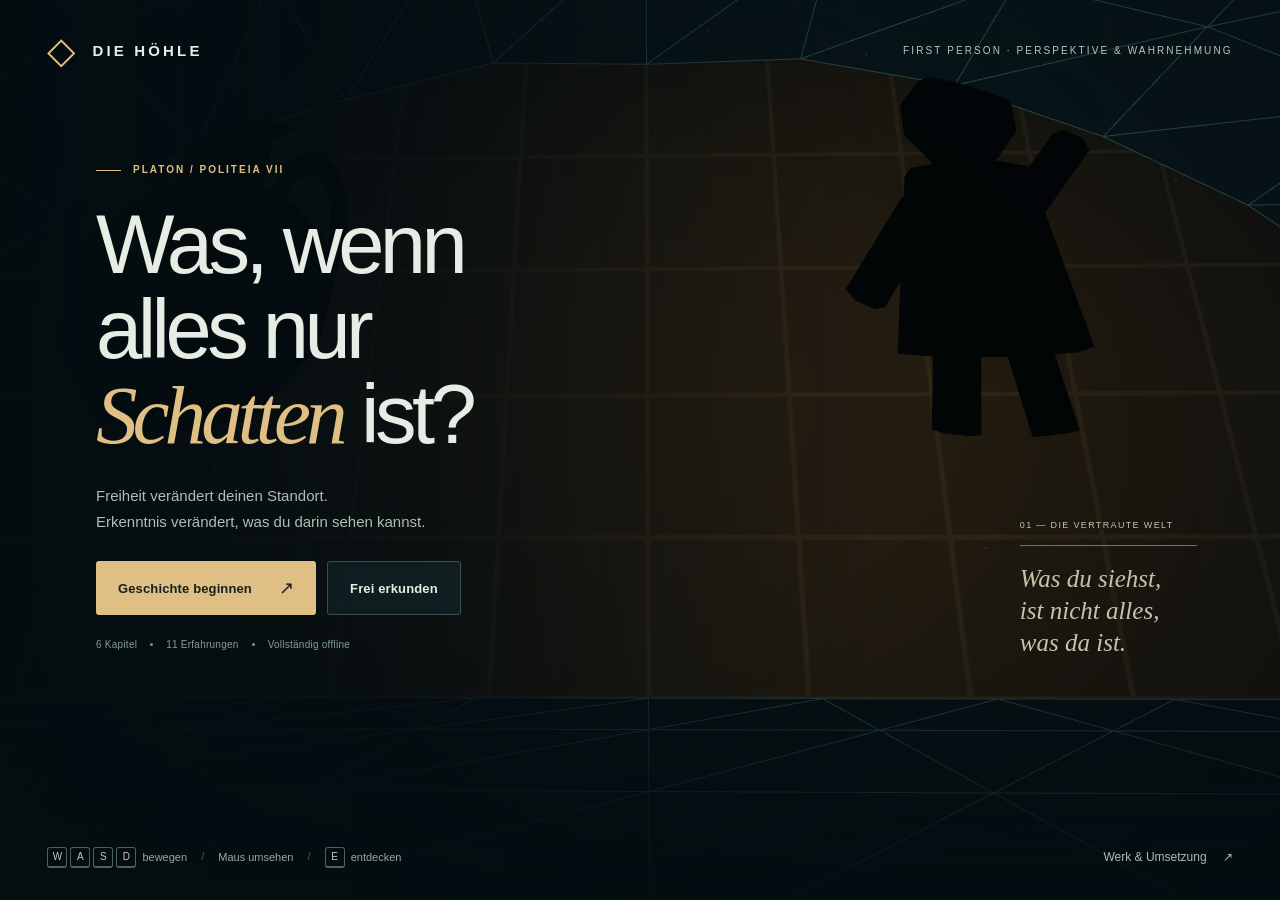
<file: composition-hybrid/assets/hoehle/original.html>
<!doctype html>
<html lang="de">
<head><meta charset="utf-8"><meta name="viewport" content="width=device-width,initial-scale=1,viewport-fit=cover"><meta name="theme-color" content="#091417"><meta name="color-scheme" content="dark"><title>Die Höhle — Perspektive & Wahrnehmung · V2</title><style>:root{--bg:#091417;--panel:#0d1b1e;--text:#e5ede4;--muted:#9bada6;--dim:#688780;--line:rgba(159,192,173,.2);--gold:#dfbf83;--mint:#93c6b5;--sans:Inter,"Aptos","Segoe UI",Arial,sans-serif;--serif:Georgia,"Times New Roman",serif}*{box-sizing:border-box}html,body{margin:0;width:100%;height:100%;overflow:hidden;background:var(--bg);color:var(--text);font-family:var(--sans);font-size:15px}button,input,textarea,select{font:inherit}button{cursor:pointer;color:inherit}button:disabled{opacity:.4;cursor:default}button:focus-visible,canvas:focus-visible,a:focus-visible,select:focus-visible,summary:focus-visible{outline:2px solid var(--gold);outline-offset:5px}button{border:0}a{color:var(--gold)}.hidden{display:none!important}#scene{position:fixed;inset:0;width:100%;height:100%;outline:none;touch-action:none}#vignette{position:fixed;inset:0;pointer-events:none;background:radial-gradient(ellipse at 50% 46%,transparent 40%,rgba(0,8,12,.34) 100%);z-index:1}#adaptation{position:fixed;inset:0;background:#f2d9ad;opacity:0;pointer-events:none;z-index:3}#boot{position:fixed;inset:0;display:flex;align-items:center;justify-content:center;flex-direction:column;gap:22px;background:var(--bg);z-index:100;font-size:12px;letter-spacing:.16em}.load-mark{font-size:50px;color:var(--gold)}.intro{position:fixed;inset:0;z-index:5;overflow:auto}.intro-shade{position:fixed;inset:0;pointer-events:none;background:linear-gradient(90deg,rgba(4,13,17,.97),rgba(4,13,17,.81) 32%,rgba(4,13,17,.16) 68%,rgba(4,13,17,.13)),linear-gradient(0deg,rgba(4,13,17,.9),transparent 23%)}.intro-header,.intro-footer{position:absolute;left:3.7vw;right:3.7vw;display:flex;align-items:center;justify-content:space-between}.intro-header{top:32px}.wordmark,.game-wordmark{font-weight:650;letter-spacing:.21em;display:flex;align-items:center;gap:14px}.wordmark{font-size:15px}.brand-mark{font-size:37px;font-weight:300;line-height:1;color:var(--gold)}.edition{font-size:10px;letter-spacing:.21em;color:#b8c7bc}.hero{position:relative;margin:clamp(116px,18vh,170px) 0 105px 7.5vw;max-width:680px}.eyebrow{font-size:10px;line-height:1.6;font-weight:600;letter-spacing:.20em;color:var(--gold);text-transform:uppercase}.hero>.eyebrow{display:flex;align-items:center;gap:12px}.small-line{width:25px;height:1px;background:var(--gold)}h1,h2,h3,p{margin-top:0}.hero h1{font-size:clamp(55px,6.5vw,94px);font-weight:400;letter-spacing:-.055em;line-height:1.02;margin:25px 0 25px}.hero h1 em{font-family:var(--serif);font-weight:400;letter-spacing:-.06em;color:var(--gold)}.hero-copy{color:#aebfb6;font-size:15px;line-height:1.75;margin-bottom:26px}.hero-actions{display:flex;gap:11px;align-items:stretch}.primary,.secondary{padding:16px 22px;min-height:52px;display:inline-flex;align-items:center;justify-content:space-between;gap:27px;border-radius:3px;font-weight:550;font-size:13px;letter-spacing:.01em;transition:background .15s,transform .15s}.primary{background:var(--gold);color:#15211e}.primary:not(:disabled):hover{background:#ecd19d;transform:translateY(-1px)}.primary span:last-child{font-size:18px}.secondary{background:rgba(18,37,40,.68);border:1px solid rgba(173,202,182,.28);color:var(--text)}.secondary:not(:disabled):hover{background:#263c3c}.text-button{background:none;padding:8px 0;color:#a9beb1;font-size:12px;display:inline-flex;align-items:center;gap:16px}.text-button:hover{color:var(--gold)}#continue-game{margin-top:12px}.hero-meta{display:flex;align-items:center;gap:13px;color:#839e93;font-size:10px;letter-spacing:.025em;margin-top:24px}.hero-meta i{display:block;width:3px;height:3px;border-radius:50%;background:#769585}.scene-note{position:absolute;right:6.5vw;bottom:24%;width:177px;color:#c1c5a9}.scene-note .tiny{font-size:9px;letter-spacing:.15em}.note-rule{height:1px;background:#697767;margin:14px 0 17px}.scene-note p{font-family:var(--serif);font-size:25px;line-height:1.28;font-style:italic}.intro-footer{bottom:28px;color:#94aaa1;font-size:11px;gap:20px}.foot-divider{margin:0 11px;color:#425a54}kbd{display:inline-flex;align-items:center;justify-content:center;min-width:20px;height:21px;padding:0 4px;border:1px solid #4b6259;border-bottom:2px solid #4b6259;border-radius:3px;font-family:inherit;font-size:10px;margin-right:3px;color:#c0cdbf}.touch-help{display:none;line-height:1.8}.touch-help small{color:var(--dim)}#hud{position:fixed;inset:0;z-index:4;pointer-events:none}.game-header{position:absolute;top:0;left:0;right:0;padding:25px 30px;display:flex;justify-content:space-between;align-items:center;background:linear-gradient(rgba(5,15,18,.85),transparent)}.game-wordmark{font-size:12px;letter-spacing:.16em}.game-wordmark .brand-mark{font-size:30px}.game-wordmark small{display:block;font-size:7px;font-weight:400;letter-spacing:.13em;margin-top:6px;color:#8aa398}.tools{display:flex;gap:8px;pointer-events:auto}.icon-button{width:40px;height:40px;display:flex;align-items:center;justify-content:center;gap:4px;background:rgba(6,20,23,.66);border:1px solid var(--line);border-radius:4px;font-size:22px;font-weight:300}.icon-button:hover{background:#263d3b;border-color:#708b78}.icon-button svg{width:19px;height:19px;fill:none;stroke:#b3c8bc;stroke-width:1.35;stroke-linecap:round;stroke-linejoin:round}.icon-button span{font-size:8px;color:#96aa9c}.tools .icon-button{width:47px}#chapter-rail{position:absolute;left:50%;transform:translateX(-50%);display:flex;gap:5px;align-items:center}.chapter-dot{position:relative;width:43px;height:29px;display:flex;align-items:center;justify-content:center;font-size:9px;color:#6b877c;border-bottom:1px solid #324b43;transition:color .4s}.chapter-dot.active{color:var(--gold);border-bottom-color:var(--gold)}.chapter-dot.done{color:#a4c6b3;border-bottom-color:#759887}.chapter-dot.active:after{content:"";position:absolute;bottom:-3px;width:5px;height:5px;transform:rotate(45deg);background:var(--gold)}#compass{position:absolute;left:50%;top:91px;transform:translateX(-50%);display:flex;align-items:center;gap:11px;color:#d2d8bc;font-size:10px;letter-spacing:.045em;white-space:nowrap;padding:8px 13px;background:rgba(5,19,22,.58);border:1px solid rgba(115,156,139,.17);border-radius:25px}#direction-arrow{font-size:20px;line-height:1;color:var(--gold);display:block}#target-distance{font-variant-numeric:tabular-nums;color:#829d8c;border-left:1px solid #4b6150;padding-left:10px}#crosshair{position:absolute;left:50%;top:50%;width:15px;height:15px;transform:translate(-50%,-50%);border:1px solid #aecab366;border-radius:50%;display:grid;place-items:center}#crosshair i{width:3px;height:3px;border-radius:100%;background:#dde2c7}.can-interact #crosshair{border-color:var(--gold);width:19px;height:19px}.can-interact #crosshair i{background:var(--gold)}#waypoint{position:absolute;transform:translate(-50%,-50%);text-align:center;color:var(--gold);text-shadow:0 2px 7px #051116;pointer-events:none}#waypoint>span{font-size:27px;line-height:1.1;display:block}#waypoint small{display:block;font-size:9px;white-space:nowrap;max-width:250px;overflow:hidden;text-overflow:ellipsis;background:rgba(8,23,26,.6);padding:4px 8px;border-radius:3px}#objective{position:absolute;left:32px;bottom:33px;width:330px;padding:18px 20px 14px;border-left:1px solid #8d9c76;background:linear-gradient(90deg,rgba(5,19,22,.91),rgba(5,19,22,.61));border-radius:0 5px 5px 0}#objective .eyebrow{font-size:8px;letter-spacing:.18em}#objective h2{font-size:18px;line-height:1.35;letter-spacing:-.018em;font-weight:450;margin:8px 0 7px}#objective p{font-size:11px;line-height:1.6;color:#b0c3b7;margin:0}.objective-progress{height:2px;background:#355148;margin:17px 0 8px}.objective-progress i{display:block;height:100%;background:var(--gold);width:0;transition:width .7s}.progress-caption{display:flex;justify-content:space-between;color:#829e8b;font-size:8px;letter-spacing:.04em}.interact{pointer-events:auto;position:absolute;left:50%;bottom:85px;transform:translateX(-50%);display:flex;align-items:center;gap:13px;padding:12px 17px 12px 12px;border:1px solid #a18f66;background:rgba(7,23,25,.93);border-radius:5px;min-width:240px;text-align:left;box-shadow:0 8px 30px #0004}.interact:hover{background:#193331}.action-key{width:33px;height:33px;display:grid;place-items:center;border:1px solid #a49166;background:#b8a06c18;font-size:17px;color:var(--gold);flex-shrink:0}.interact small{display:block;color:#92a898;font-size:7px;letter-spacing:.18em;margin-bottom:5px}.interact strong{font-size:12px;font-weight:450;white-space:nowrap}.action-arrow{margin-left:auto;color:var(--gold);font-size:18px}.bottom-tip{position:absolute;bottom:27px;left:50%;transform:translateX(-50%);font-size:9px;color:#9daf9a;white-space:nowrap}.bottom-tip i{margin:0 9px;font-style:normal;color:#657b67}.bottom-tip kbd{height:17px;font-size:8px;min-width:23px}#toast{position:fixed;z-index:30;left:50%;top:141px;transform:translate(-50%,-8px);opacity:0;transition:opacity .2s,transform .2s;pointer-events:none;max-width:min(520px,90vw);text-align:center;background:#112b2def;border:1px solid #718e71;border-radius:4px;padding:14px 20px;font-size:12px;line-height:1.55;color:#d1ddc6}#toast.visible{opacity:1;transform:translate(-50%,0)}#panel-shade{position:fixed;inset:0;z-index:9;background:rgba(1,10,14,.22);backdrop-filter:blur(1px)}#panel-shade.lab-shade{background:transparent;backdrop-filter:none}#panel{position:fixed;top:18px;bottom:18px;right:18px;width:465px;z-index:10;display:flex;flex-direction:column;background:rgba(11,27,30,.98);border:1px solid #3b5650;box-shadow:0 20px 80px #0007;border-radius:8px;overflow:hidden;outline:none}#panel.wide{width:min(670px,calc(100vw - 36px))}#panel.centered{left:50%;right:auto;transform:translateX(-50%);top:50%;bottom:auto;max-height:calc(100dvh - 40px);width:490px;translate:0 -50%}.panel-header{display:flex;justify-content:space-between;align-items:center;padding:16px 20px;border-bottom:1px solid var(--line);flex-shrink:0}.panel-header .eyebrow{font-size:8px;letter-spacing:.15em}.panel-header .icon-button{width:31px;height:31px;background:transparent;border-color:transparent;font-size:25px}#panel-body{padding:27px 28px 15px;overflow:auto;overscroll-behavior:contain;scrollbar-width:thin;scrollbar-color:#4b665b transparent;flex:1;min-height:0}#panel-body h2{font-size:31px;line-height:1.15;letter-spacing:-.04em;font-weight:430;margin-bottom:20px}#panel-body h3{font-size:15px;line-height:1.55;font-weight:500}.body-copy{font-size:13px;line-height:1.8;color:#becbc0;margin-bottom:24px}.question{padding-top:20px;border-top:1px solid var(--line);font-size:14px;line-height:1.6;margin-bottom:15px;color:#e6e7ce}.choices{display:flex;flex-direction:column;gap:9px}.choice{width:100%;border:1px solid #3a5650;border-radius:4px;background:#10272a;display:flex;align-items:flex-start;gap:12px;text-align:left;padding:13px 12px;color:#c5d4c7;font-size:12px;line-height:1.55}.choice span{font-size:9px;border:1px solid #617566;color:#a3b6a3;display:inline-flex;align-items:center;justify-content:center;width:20px;min-width:20px;height:21px;margin-top:1px}.choice:hover{background:#203a39}.choice.selected{border-color:var(--gold);background:#393a292e}.choice.selected span{background:var(--gold);border-color:var(--gold);color:#1d2a22}.feedback{padding:15px;margin-top:15px;background:#23372d;border-left:2px solid #a6bd8c;font-size:12px;line-height:1.75;color:#d2dfc4}.source{font-size:9px;line-height:1.6;color:#819a8b;margin:20px 0 0}.deutung{margin:18px 0 0;border-top:1px solid var(--line);padding-top:15px;font-size:12px;line-height:1.8;color:#c2d0bd}.deutung summary{cursor:pointer;color:var(--gold);font-size:11px;letter-spacing:.03em;margin-bottom:10px}.deutung p{margin:8px 0 10px}#panel-footer{display:flex;align-items:center;gap:12px;padding:17px 23px;background:#0d2023;border-top:1px solid var(--line);flex-shrink:0}#panel-footer:empty{display:none}#panel-footer .primary{flex:1;justify-content:space-between;min-height:47px;font-size:12px}.quiz-help{font-size:9px;color:#8ba18c;line-height:1.5;margin-top:14px}.journal-intro{font-size:12px;line-height:1.75;color:#a7bba9}.journal-entry{border:1px solid var(--line);border-radius:5px;margin-bottom:11px;background:#10262a}.journal-entry>summary{padding:14px 16px;cursor:pointer;list-style:none;display:flex;align-items:center;gap:12px}.journal-entry>summary::after{content:'+';margin-left:auto;color:var(--gold)}.journal-entry[open]>summary::after{content:'−'}.journal-entry .entry-number{color:#839d83;font-size:10px;min-width:20px}.journal-entry .entry-name{font-size:12px;color:#d6dfca}.journal-entry .entry-content{padding:0 16px 17px}.entry-content h4{font-size:8px;letter-spacing:.13em;color:var(--gold);font-weight:500;margin:18px 0 8px}.entry-content p{font-size:12px;line-height:1.8;color:#b3c7b5;margin-bottom:9px}.journal-entry.locked{padding:14px 16px;font-size:11px;color:#6e8b7a;border-style:dashed;background:none}.journal-entry.locked span{margin-right:12px;font-size:10px;color:#587063}.interpret-block{border-left:1px solid #ad9b71;padding-left:13px;margin:17px 0}.note-input{resize:vertical;width:100%;min-height:92px;padding:12px;background:#0a1c1e;border:1px solid #486257;border-radius:3px;color:#dbe5d1;font-size:12px;line-height:1.7;outline:none}.note-input:focus{border-color:var(--gold)}.note-input::placeholder{color:#62816f}.journal-legend{display:flex;gap:17px;padding-bottom:18px;font-size:9px;color:#8fac95}.journal-legend b{font-weight:400;color:#d6c092}.map-canvas{width:100%;height:320px;border:1px solid #345448;border-radius:5px;background:#091b1f;display:block}.map-caption{font-size:9px;color:#92aa91;line-height:1.6;margin:10px 0 18px}.station-grid{display:grid;grid-template-columns:1fr 1fr;gap:8px}.station-button{border:1px solid #3d594d;border-radius:4px;background:#142a2b;text-align:left;padding:13px 12px;font-size:11px;line-height:1.6;display:flex;gap:10px}.station-button:hover:not(:disabled){background:#294037}.station-button span{color:var(--gold);font-size:10px}.setting{padding:15px 0;border-bottom:1px solid var(--line)}.setting-label{display:flex;align-items:center;justify-content:space-between;font-size:12px;margin-bottom:10px}.setting-label output{color:var(--gold);font-size:11px}.setting small{font-size:10px;line-height:1.6;display:block;color:#91a68f;margin-top:6px}.setting input[type=range],.lab-control input[type=range]{width:100%;accent-color:var(--gold);height:15px;cursor:pointer}.setting input[type=checkbox]{accent-color:var(--gold);width:18px;height:18px}.setting select{color:#c2d6bc;padding:8px 10px;border:1px solid #4f6958;border-radius:3px;background:#173032;font-size:11px}.setting-label:has(input[type=checkbox]){margin-bottom:0}.menu-actions{display:flex;gap:12px;flex-wrap:wrap;margin-top:22px}.menu-actions .secondary{font-size:11px;min-height:40px;padding:11px 15px}.control-table{display:grid;grid-template-columns:100px 1fr;gap:10px 8px;font-size:11px;line-height:1.6;color:#b0c2ad;margin:20px 0}.control-table dt{color:#dfc58d}.control-table dd{margin:0}.divider{height:1px;background:var(--line);margin:24px 0}.lab-control{padding:17px 0;border-top:1px solid var(--line)}.lab-control label{display:flex;justify-content:space-between;font-size:11px;line-height:1.6;margin-bottom:10px;color:#c9d4bb}.lab-control output{color:var(--gold)}.lab-toggles{display:grid;gap:11px;margin:16px 0}.lab-toggles label{display:flex;align-items:center;justify-content:space-between;font-size:12px;color:#bfd0b7}.lab-toggles input{accent-color:var(--gold);width:17px;height:17px}.callout{border:1px solid #657258;border-radius:4px;background:#2b382633;padding:15px;margin:19px 0;font-size:11px;line-height:1.75;color:#c6d6b8}.end-symbol{font-family:var(--serif);color:var(--gold);font-size:60px;margin-bottom:18px}.end-stat{display:flex;gap:20px;margin:20px 0 26px}.end-stat strong{font-size:30px;font-weight:400;color:var(--gold);display:block}.end-stat small{font-size:9px;letter-spacing:.1em;color:#99b093}.inline-warning{padding:13px;border:1px solid #b39362;font-size:12px;line-height:1.7;color:#dfc493;margin-top:15px}.danger{color:#d8aa8a}#touch-controls{display:none}#error-screen,.noscript{position:fixed;inset:0;padding:12vh 10vw;background:var(--bg);z-index:100;overflow:auto}#error-screen h1{font-size:36px;line-height:1.2;max-width:650px;margin-top:20px}#error-screen p{max-width:650px;font-size:15px;line-height:1.8;color:#abc1b1}
@media(max-width:1150px){.hero{margin-left:6vw}.hero h1{font-size:76px}#objective{width:280px;left:20px;bottom:23px;padding:16px}#objective h2{font-size:16px}.interact{bottom:65px;left:65%}.bottom-tip{left:65%;font-size:8px}.edition{font-size:8px}.scene-note{right:5vw;width:155px}}
@media(max-width:820px){.hero h1{font-size:66px}.scene-note{display:none}.hero{margin-top:130px}.intro-shade{background:linear-gradient(90deg,#061015ec,#0610158c 70%,#06101535),linear-gradient(0deg,#061015df,transparent 30%)}#chapter-rail{display:none}.game-header{padding:17px 20px}#compass{top:76px}.game-wordmark small{font-size:6px}.tools .icon-button{width:38px;height:36px}.tools{gap:5px}#panel{width:425px}#panel-body{padding:24px 23px 15px}#toast{top:123px}#panel.centered{width:min(490px,calc(100vw - 28px))}}
@media(pointer:coarse){.desktop-help{display:none}.touch-help{display:block}#touch-controls{display:block;position:absolute;inset:0;pointer-events:none}.bottom-tip{display:none}#joystick{position:absolute;width:110px;height:110px;bottom:max(24px,env(safe-area-inset-bottom));left:30px;border:1px solid #94b79a66;border-radius:50%;background:#14333755;pointer-events:auto;touch-action:none;user-select:none;display:flex;align-items:center;justify-content:center}#stick{position:absolute;width:43px;height:43px;border-radius:50%;border:1px solid #c5d5b7a8;background:#45655483;pointer-events:none}.stick-cross{position:absolute;color:#90b29844;font-size:43px;font-weight:200}#joystick small{position:absolute;bottom:-16px;font-size:7px;letter-spacing:.16em;color:#9aad90}.look-guide{position:absolute;right:48px;bottom:156px;font-size:7px;letter-spacing:.16em;color:#9aad90;opacity:.6}.interact{left:auto;right:25px;bottom:max(35px,env(safe-area-inset-bottom));transform:none;min-width:unset;width:auto;max-width:225px;padding:13px 15px;gap:10px;min-height:64px}.action-key{width:34px;height:34px;font-size:18px}.interact small{font-size:7px}.interact strong{white-space:normal;font-size:11px;max-width:135px}.action-arrow{display:none}#objective{bottom:175px;width:280px}.progress-caption #control-mode{display:none}.touch-run{pointer-events:auto;position:absolute;left:159px;bottom:60px;width:36px;height:36px;border-radius:50%;border:1px solid #769e8366;color:#a5bd9b;background:#15312ec9;font-size:19px;touch-action:none}.touch-run.active{background:#c1b786;color:#172820}.icon-button span{display:none}.game-wordmark small{display:none}#panel-footer .primary{min-height:48px}.lab-shade+#panel{width:410px}}
@media(max-width:560px){.intro-header{top:23px;left:23px;right:23px}.wordmark{font-size:12px}.edition{display:none}.hero{margin:113px 25px 137px;max-width:none}.hero h1{font-size:clamp(49px,14vw,72px);margin:23px 0}.hero-copy{font-size:12px;line-height:1.85;margin-bottom:24px}.hero-actions{flex-direction:column;align-items:stretch;max-width:350px}.hero-actions .primary,.hero-actions .secondary{min-height:48px;padding:14px 18px;font-size:12px}.hero-actions .secondary{justify-content:center}.hero-meta{font-size:8px;gap:9px;margin-top:20px}.intro-footer{left:25px;right:25px;bottom:22px;font-size:9px;gap:10px}.intro-footer .text-button{font-size:9px;max-width:100px;text-align:right;gap:7px;line-height:1.5}.touch-help{font-size:9px}.game-header{padding:15px 16px}.game-wordmark{font-size:10px;gap:9px}.game-wordmark .brand-mark{font-size:25px}.tools .icon-button{width:34px;height:33px}.icon-button svg{width:17px;height:17px}#compass{max-width:calc(100vw - 28px);top:67px;font-size:9px;padding:7px 10px;gap:8px}#compass-label{overflow:hidden;text-overflow:ellipsis}#objective{left:17px;bottom:178px;max-width:calc(100vw - 34px);width:270px;padding:13px 15px}#objective h2{font-size:16px;margin:6px 0}#objective p{font-size:10px;line-height:1.55}#objective .eyebrow{font-size:7px}.objective-progress{margin:11px 0 7px}.progress-caption{font-size:7px}.interact{right:17px;max-width:190px;gap:8px;padding:11px;bottom:43px}.interact strong{font-size:10px;max-width:115px}.interact small{font-size:6px}.action-key{width:29px;height:29px;font-size:15px}#joystick{left:22px;width:98px;height:98px;bottom:31px}#stick{width:39px;height:39px}.touch-run{left:130px;bottom:59px;width:30px;height:30px;font-size:16px}.look-guide{right:36px;bottom:145px}#panel,#panel.wide,.lab-shade+#panel{inset:10px;width:auto;max-height:calc(100dvh - 20px);border-radius:7px}#panel.centered{top:50%;left:50%;right:auto;bottom:auto;width:calc(100vw - 20px);transform:translateX(-50%);translate:0 -50%}#panel-body{padding:23px 20px 14px}#panel-body h2{font-size:29px}.body-copy{font-size:12px;line-height:1.8}.question{font-size:13px}#panel-footer{padding:14px 17px}.panel-header{padding:12px 16px}.choice{font-size:11px;padding:12px 10px}.feedback{font-size:11px}.map-canvas{height:280px}.station-button{font-size:10px;padding:11px 9px}#toast{top:115px;font-size:11px;padding:12px 16px;width:max-content;max-width:90vw}#waypoint small{font-size:8px}.bottom-tip{display:none}}
@media(max-height:560px) and (min-width:561px){.intro-header{top:20px}.hero{margin:90px 0 72px 6vw}.hero h1{font-size:48px;line-height:1.0;margin:16px 0}.hero-copy{font-size:11px;line-height:1.6;margin-bottom:17px}.hero-copy br{display:none}.hero-actions .primary,.hero-actions .secondary{min-height:41px;padding:10px 16px;font-size:11px}.hero-meta{margin-top:14px;font-size:8px}.intro-footer{bottom:16px;font-size:9px}.scene-note{display:none}.game-header{padding:12px 18px}#compass{top:63px}#objective{bottom:133px;left:21px;width:252px;padding:10px 13px}#objective h2{font-size:14px}#objective p{font-size:9px}#objective .eyebrow{font-size:7px}.objective-progress{margin-top:10px}.progress-caption{font-size:7px}#joystick{width:84px;height:84px;bottom:21px}#stick{width:35px;height:35px}.touch-run{left:130px;bottom:46px}.interact{bottom:27px;min-height:53px;max-width:215px}.look-guide{bottom:118px}.tools .icon-button{height:33px;width:35px}#panel,#panel.wide{top:10px;bottom:10px;right:10px;width:410px}#panel-body h2{font-size:25px}.panel-header{padding:9px 17px}#panel-body{padding:19px 23px 12px}#panel-footer{padding:11px 18px}#toast{top:112px}}
@media(prefers-reduced-motion:reduce){*{scroll-behavior:auto!important;transition:none!important}}
@media(max-width:560px){#panel.lab-panel{top:51%;bottom:9px;max-height:48%;}#panel.lab-panel #panel-body{padding:16px 18px 12px}#panel.lab-panel #panel-body h2{font-size:24px;margin-bottom:11px}#panel.lab-panel .body-copy{font-size:11px;margin-bottom:14px}#panel.lab-panel .panel-header{padding:7px 13px}#panel.lab-panel #panel-footer{padding:10px 13px}#panel.lab-panel #panel-footer .primary{min-height:40px;padding:10px 15px}}

/* Revision 2: the world remains primary; perception has a separate, readable HUD. */
#objective{width:300px;padding:15px 17px;bottom:29px;background:linear-gradient(90deg,rgba(4,17,20,.92),rgba(4,17,20,.66));}
#objective h2{font-size:17px}#objective .objective-progress{margin-top:12px}#objective .progress-caption{font-size:8px}#control-mode{display:none}
#perception{position:absolute;right:30px;bottom:31px;width:274px;padding:15px 16px;background:linear-gradient(270deg,rgba(4,17,20,.92),rgba(4,17,20,.66));border-right:1px solid #7baba2;border-radius:5px 0 0 5px}
.perception-kicker{font-size:8px;letter-spacing:.19em;color:#a3b9ac;display:flex;align-items:center;gap:7px;margin-bottom:8px}.eye-icon{font-size:15px;color:#a5cab8}
#perception strong{font-weight:450;font-size:15px;color:#d9e4d8;display:block}#perception p{font-size:10px;line-height:1.6;color:#b6c9bb;margin:7px 0 10px}.eye-track{height:2px;background:#334b42;overflow:hidden}.eye-track i{display:block;height:100%;background:#91b5a2;width:100%;transition:width .2s}#perception>small{display:block;font-size:7px;letter-spacing:.08em;color:#8ca293;margin-top:7px}
#perception[data-state=light]{border-color:#d8c08c}#perception[data-state=dark]{border-color:#718da9}
#focus-status{position:absolute;top:calc(50% + 26px);left:50%;transform:translateX(-50%);width:min(330px,80vw);text-align:center;opacity:0;transition:opacity .3s;color:#e3e7d1;line-height:1.5;font-size:11px;text-shadow:0 1px 4px #000}
#focus-status.visible{opacity:1}#focus-message{display:block;padding:9px 11px;background:#071719dc;border-radius:4px}.focus-track{height:2px;width:95px;background:#59664b66;margin:10px auto}.focus-track i{display:block;height:2px;background:#edcea0;width:0;box-shadow:0 0 12px #c1a26e88}
#crosshair{--focus:0deg;width:19px;height:19px;border:1px solid #cad8bf88;box-shadow:0 0 0 2px #081c2055;background:conic-gradient(#dfc486 var(--focus),transparent 0);padding:3px}#crosshair i{box-shadow:0 0 0 5px #0a2023bb}
#inner-voice{z-index:5;position:fixed;top:147px;left:50%;transform:translate(-50%,-5px);width:min(590px,86vw);pointer-events:none;text-align:center;opacity:0;transition:opacity .5s,transform .5s;padding:12px 22px;background:linear-gradient(90deg,transparent,#08181fec 15%,#08181fec 85%,transparent);border-radius:4px}
#inner-voice.visible{opacity:1;transform:translate(-50%,0)}#voice-label{font-size:8px;letter-spacing:.16em;color:#caad7d}#voice-text{margin:7px 0 0;font-size:14px;line-height:1.65;color:#e3e9dc;font-family:var(--serif)}
#toast{top:230px;z-index:31}#shield-button.active{background:#cdb47a;color:#102323}#shield-button.active svg{stroke:#14312b}#shield-button.active span{color:#14312b}
#shield-hand{position:fixed;right:0;top:-15px;width:min(59vw,700px);height:auto;z-index:3;pointer-events:none;transform:translate(45%,-115%) rotate(-5deg);transform-origin:100% 100%;transition:transform .45s ease-out;opacity:.97}.hand-surface{fill:#102528;stroke:#8eac9e;stroke-width:1.5}.hand-wire{fill:none;stroke:#608679;stroke-width:1.1}#shield-hand.raised{transform:translate(7%,0) rotate(0)}
#release-cuffs{position:fixed;bottom:-18px;left:50%;transform:translate(-50%,30%);width:min(56vw,620px);height:auto;pointer-events:none;z-index:3;opacity:0;transition:opacity .3s,transform .4s}#release-cuffs.visible{opacity:1;transform:translate(-50%,0)}
.interact{bottom:64px;left:50%;max-width:310px;min-width:225px;z-index:2}.interact strong{white-space:normal;font-size:11px}.interact small{letter-spacing:.12em}.bottom-tip{left:50%;bottom:23px;font-size:8px}#compass{top:88px;max-width:74vw;overflow:hidden}#compass-label{overflow:hidden;text-overflow:ellipsis}#waypoint{display:none!important}
@media(max-width:1120px){#objective{width:246px;left:20px;bottom:24px;padding:12px 14px}#perception{right:20px;bottom:24px;width:224px;padding:12px 14px}#objective h2{font-size:15px}#perception strong{font-size:13px}.interact{min-width:210px;max-width:230px}.bottom-tip{font-size:7px}#inner-voice{top:135px}}
@media(pointer:coarse){.interact{left:auto;right:24px;bottom:38px;max-width:220px;min-width:160px;transform:none}#objective{bottom:auto;top:132px;width:245px}#perception{right:24px;bottom:145px;width:216px}.bottom-tip{display:none}#inner-voice{top:140px;left:auto;right:22px;transform:translateY(-5px);width:43vw;max-width:360px;padding:10px 13px;text-align:right}#inner-voice.visible{transform:none}#voice-text{font-size:12px}#shield-hand{width:69vw}.tools .icon-button{width:39px}#focus-status{top:calc(50% + 22px)}}
@media(max-width:560px){#objective{left:15px;top:112px;width:calc(100vw - 30px);padding:9px 12px;background:linear-gradient(90deg,#06171ee3,#06171e88)}#objective h2{font-size:14px;margin:3px 0}#objective p{font-size:10px}#objective .objective-progress{margin:8px 0 0}#objective .progress-caption{display:none}#objective .eyebrow{font-size:7px}#perception{bottom:170px;left:15px;right:auto;width:calc(100vw - 30px);padding:9px 12px;border-right:0;border-left:1px solid #719b8b;background:#081b20d9}#perception p{font-size:10px;line-height:1.4;margin:5px 0}.perception-kicker{font-size:7px;margin-bottom:4px}.eye-icon{font-size:11px}#perception strong{font-size:13px}#perception>small{display:none}.eye-track{margin-top:6px}#inner-voice{top:235px;left:20px;right:20px;width:auto;text-align:center;padding:8px 12px}#voice-text{font-size:12px}#voice-label{font-size:7px}.interact{left:auto;right:15px;bottom:39px;min-width:160px;max-width:197px;padding:10px}.tools{gap:4px}.tools .icon-button{width:32px}#compass{top:65px;width:max-content;max-width:calc(100vw - 30px)}#shield-hand{width:95vw}#release-cuffs{width:85vw}#focus-status{top:calc(50% + 17px);font-size:10px;width:80vw}#toast{top:235px}#joystick{left:19px}.touch-run{left:127px}}
@media(max-height:560px) and (min-width:561px){#objective{left:18px;top:108px;bottom:auto;width:228px;padding:9px 12px}#objective h2{font-size:13px}#objective p{font-size:9px}#objective .objective-progress,#objective .progress-caption{display:none}#perception{right:18px;bottom:110px;width:213px;padding:9px 12px}#perception strong{font-size:12px}#perception p{font-size:9px;margin-bottom:4px}.perception-kicker{font-size:7px;margin-bottom:5px}#perception>small{display:none}#inner-voice{top:108px;right:18px;width:32vw;font-size:10px;max-width:240px}#voice-text{font-size:11px;line-height:1.5}#voice-label{font-size:6px}#focus-status{width:250px;top:calc(50% + 14px);font-size:10px}#compass{top:60px}.interact{bottom:24px}#toast{top:107px;max-width:300px;font-size:10px}#shield-hand{width:55vw}#shield-button{height:34px}}
@media(prefers-reduced-motion:reduce){#shield-hand,#release-cuffs,#inner-voice{transition:none}}
</style></head>
<body>
<canvas id="scene" tabindex="0" aria-label="Begehbare 3D-Wireframe-Welt des Höhlengleichnisses. Steuerung mit WASD, Maus oder Pfeiltasten. E zum Untersuchen."></canvas>
<div id="vignette" aria-hidden="true"></div><div id="adaptation" aria-hidden="true"></div>
<div id="boot"><span class="load-mark">◇</span><span>Die Höhle entsteht …</span></div>
<section id="intro" class="intro hidden" aria-label="Startbildschirm">
 <div class="intro-shade"></div>
 <header class="intro-header"><div class="wordmark"><span class="brand-mark">◇</span> DIE HÖHLE</div><span class="edition">FIRST PERSON · PERSPEKTIVE & WAHRNEHMUNG</span></header>
 <div class="hero">
  <div class="eyebrow"><span class="small-line"></span> PLATON / POLITEIA VII</div>
  <h1>Was, wenn<br>alles nur<br><em>Schatten</em> ist?</h1>
  <p class="hero-copy">Freiheit verändert deinen Standort.<br>Erkenntnis verändert, was du darin sehen kannst.</p>
  <div class="hero-actions"><button id="start-story" class="primary" disabled>Geschichte beginnen <span>↗</span></button><button id="start-free" class="secondary" disabled>Frei erkunden</button></div>
  <button id="continue-game" class="text-button hidden">Erkundung fortsetzen <span>→</span></button>
  <div class="hero-meta"><span>6 Kapitel</span><i></i><span>11 Erfahrungen</span><i></i><span>Vollständig offline</span></div>
 </div>
 <aside class="scene-note" aria-hidden="true"><span class="tiny">01 — DIE VERTRAUTE WELT</span><div class="note-rule"></div><p>Was du siehst,<br>ist nicht alles,<br>was da ist.</p></aside>
 <footer class="intro-footer"><span class="desktop-help"><kbd>W</kbd><kbd>A</kbd><kbd>S</kbd><kbd>D</kbd> bewegen <span class="foot-divider">/</span> Maus umsehen <span class="foot-divider">/</span> <kbd>E</kbd> entdecken</span><span class="touch-help">Links bewegen · rechts umsehen · Aktion antippen<br><small>Im Querformat hast du mehr Überblick.</small></span><button id="intro-about" class="text-button">Werk & Umsetzung <span>↗</span></button></footer>
</section>
<div id="hud" class="hidden">
 <header class="game-header"><div class="game-wordmark"><span class="brand-mark">◇</span><div>DIE HÖHLE<small id="mode-label">ERKENNTNIS IST EIN WEG</small></div></div><nav id="chapter-rail" aria-label="Kapitel"></nav><div class="tools"><button id="shield-button" class="icon-button" aria-label="Augen abschirmen (Q halten oder hier umschalten)" title="Augen abschirmen · Q" aria-pressed="false"><svg viewBox="0 0 24 24"><path d="M2 12s4-7 10-7 10 7 10 7-4 7-10 7S2 12 2 12Z"/><circle cx="12" cy="12" r="3"/><path d="M4 3 20 21"/></svg><span>Q</span></button><button id="journal-button" class="icon-button" aria-label="Erkenntnisjournal öffnen (J)" title="Journal · J"><svg viewBox="0 0 24 24"><path d="M4 4h7a3 3 0 0 1 3 3v14a4 4 0 0 0-4-2H4zM14 7a3 3 0 0 1 3-3h3v15h-3a4 4 0 0 0-3 2"/></svg><span>J</span></button><button id="map-button" class="icon-button" aria-label="Karte öffnen (M)" title="Karte · M"><svg viewBox="0 0 24 24"><path d="m3 6 6-3 6 3 6-3v15l-6 3-6-3-6 3zM9 3v15M15 6v15"/></svg><span>M</span></button><button id="menu-button" class="icon-button" aria-label="Pause und Einstellungen" title="Pause · Esc"><svg viewBox="0 0 24 24"><path d="M5 7h14M5 12h14M5 17h14"/></svg></button></div></header>
 <div id="compass"><span id="direction-arrow">↑</span><span id="compass-label">Schattenwand</span><span id="target-distance">6 m</span></div>
 <div id="crosshair" aria-hidden="true"><i></i></div>
 <div id="waypoint" aria-hidden="true"><span>◇</span><small></small></div>
 <div id="objective"><div class="eyebrow" id="objective-kicker">01 / DIE SCHATTEN</div><h2 id="objective-title">Beobachte die Schatten.</h2><p id="objective-hint">Du kannst dich noch nicht bewegen.</p><div class="objective-progress"><i id="progress-fill"></i></div><div class="progress-caption"><span id="progress-text">0 / 11 entdeckt</span><span id="control-mode">WASD + Maus</span></div></div>
 <button id="interact" class="interact hidden"><span class="action-key">E</span><span><small id="interact-verb">BEOBACHTUNG BEGINNEN</small><strong id="interact-label">Schattenwand</strong></span><span class="action-arrow">↗</span></button>
 <aside id="perception" aria-label="Aktuelle Wahrnehmung"><div class="perception-kicker"><span class="eye-icon">◉</span> DEIN BLICK</div><strong id="perception-label">An das Dunkel gewöhnt</strong><p id="perception-hint">Dein Blick ist an einen Standort gebunden.</p><div class="eye-track"><i id="eye-progress"></i></div><small>Gewöhnung ≠ Erkenntnis</small></aside>
 <div id="focus-status"><span id="focus-message"></span><div class="focus-track"><i id="focus-fill"></i></div></div>
 <div class="bottom-tip" id="bottom-tip">Maus bewegen zum Umsehen <i>·</i> <kbd>Esc</kbd> Pause</div>
 <div id="touch-controls"><div id="joystick" role="application" aria-label="Bewegen: virtueller Joystick"><span class="stick-cross">+</span><div id="stick"></div><small>BEWEGEN</small></div><div class="look-guide" aria-hidden="true">UMSEHEN</div><button id="touch-run" class="touch-run" aria-label="Schnelles Gehen umschalten">↑↑</button></div>
</div>
<div id="inner-voice" role="status" aria-live="polite"><span id="voice-label">GEDANKE</span><p id="voice-text"></p></div>
<svg id="shield-hand" viewBox="0 0 600 380" aria-hidden="true"><g stroke-linejoin="round" stroke-linecap="round"><path class="hand-surface" d="M600 378 441 210 340 170 198 135 73 118 Q44 106 57 92 Q66 86 85 88 L219 102 49 71 Q30 64 39 48 Q46 40 65 44 L235 70 73 32 Q51 23 61 9 Q66 2 85 5 L275 46 184 10 Q169 2 180-12 L225-9 365 38 445 95 600 165Z"/><g class="hand-wire"><path d="m57 92 142 17 99 43 42 18m-120-68 77 25 68 33 76 50m-206-140 83 35 68 50 55 55m-166-164 83 59 63 49 58 41m-259-74 38-5 21-18 38-12m-77 110 48-17 37-15 26-26 23-20m-82 72 49-23 45-10 47-45m-167 77 160 150m-108-141 123 181m-82-221 130 222"/><path d="m91 48 4 12m32-51-6 19m39 63-3 13m148-28-8 23m69 42-27 29m118-37-35 55m37 46 31-11m-71 46 43-18m-6 57 42-22"/></g></g></svg>
<svg id="release-cuffs" viewBox="0 0 500 230" aria-hidden="true"><g fill="#112529" stroke="#91b2a2" stroke-width="1"><path d="m0 218 115-109 56-39 44 29-30 44-53 39L83 230M500 218 385 109 329 70 285 99 315 143 368 182 417 230"/><path d="m20 220 121-98 64-7M62 229l76-76 24-63m318 130-121-98-64-7m123 122-76-76-24-63"/><g stroke="#d8b879" fill="none"><ellipse cx="181" cy="107" rx="15" ry="31" transform="rotate(42 181 107)"/><ellipse cx="319" cy="107" rx="15" ry="31" transform="rotate(-42 319 107)"/><path d="m186 130 23 21 21 12 20 9 20-9 21-12 23-21m-111 3-1 14 19 11 11 7 8 7 8-7 11-7 19-11-1-14"/></g></g></svg>
<div id="toast" role="status" aria-live="polite"></div>
<div id="panel-shade" class="hidden"></div>
<section id="panel" class="hidden" role="dialog" aria-modal="true" aria-label="Entdeckung" tabindex="-1"><header class="panel-header"><span id="panel-kicker" class="eyebrow">ERKUNDUNG</span><button id="panel-close" class="icon-button" aria-label="Schließen">×</button></header><div id="panel-body"></div><footer id="panel-footer"></footer></section>
<div id="error-screen" class="hidden"><div class="eyebrow">DIE HÖHLE / TECHNISCHER HINWEIS</div><h1>Die 3D-Welt konnte nicht starten.</h1><p id="error-message"></p><p>Die Datei benötigt JavaScript und WebGL. Versuche einen anderen Browser oder aktiviere die Hardwarebeschleunigung. Eine reine Dateivorschau führt das Spiel möglicherweise nicht aus.</p><button onclick="location.reload()" class="primary">Erneut versuchen</button></div>
<noscript><div class="noscript">Die interaktive 3D-Welt benötigt aktiviertes JavaScript. Bitte öffne diese HTML-Datei in einem Webbrowser.</div></noscript>
<script>"use strict";(()=>{const __modules={};
__modules['core']=(()=>{
/** Pure navigation, shadow geometry and persistence validation. World distances are arbitrary units. */
const clamp = (n,a,b)=>Math.max(a,Math.min(b,n));
const lerp = (a,b,t)=>a+(b-a)*t;
const PATH = [
 {z:-18,x:0,w:13,y:0,h:10},{z:10,x:0,w:13,y:0,h:10},
 {z:14,x:0,w:11,y:0,h:9},{z:18,x:0,w:3.8,y:.3,h:5.6},
 {z:22,x:1,w:3.5,y:1,h:5.3},{z:27,x:4,w:3.6,y:2.5,h:5.5},
 {z:32,x:6,w:3.5,y:4,h:5.4},{z:38,x:5,w:3.7,y:6,h:5.6},
 {z:44,x:2,w:4,y:8,h:5.8},{z:50,x:0,w:4.5,y:10,h:6},
 {z:55,x:0,w:5.3,y:11,h:6.5},{z:59,x:0,w:6.4,y:11.5,h:7.5},
 {z:62,x:0,w:27,y:11.5,h:40},{z:110,x:0,w:27,y:11.5,h:40}
];
function pathAt(z){
 if(z<=PATH[0].z)return {...PATH[0]};
 for(let i=1;i<PATH.length;i++)if(z<=PATH[i].z){const a=PATH[i-1],b=PATH[i],t=(z-a.z)/(b.z-a.z);return {z,x:lerp(a.x,b.x,t),w:lerp(a.w,b.w,t),y:lerp(a.y,b.y,t),h:lerp(a.h,b.h,t)}}
 return {...PATH.at(-1)};
}
function floorAt(x,z){return pathAt(z).y;}
function canStand(x,z,r=.36){
 if(!Number.isFinite(x)||!Number.isFinite(z)||z<-16.15||z>106)return false;
 const p=pathAt(z);
 if(Math.abs(x-p.x)>p.w-r-.48)return false;
 if(z>-.65-r && z<.35+r && Math.abs(x)<8.85+r)return false;
 if((x*x+(z-8)*(z-8))<(1.12+r)**2)return false;
 // The pool is shallow but not walkable; both banks remain accessible.
 if(((x+8)/5.4)**2+((z-75)/6.4)**2<1)return false;
 if((x-5)**2+(z-82)**2<(.65+r)**2)return false;
 return true;
}
function slideMove(x,z,dx,dz){
 const steps=Math.max(1,Math.ceil(Math.hypot(dx,dz)/.16));
 for(let i=0;i<steps;i++){if(canStand(x+dx/steps,z))x+=dx/steps;if(canStand(x,z+dz/steps))z+=dz/steps;}
 return {x,z};
}
function projectShadow(light,point,wallZ=-16.95){
 const d=point.z-light.z;if(Math.abs(d)<1e-7)return null;
 const t=(wallZ-light.z)/d;if(t<=0)return null;
 return {x:light.x+(point.x-light.x)*t,y:light.y+(point.y-light.y)*t,z:wallZ};
}
const CHAPTERS = ['Die Schatten','Die Umkehr','Der Aufstieg','Die Gewöhnung','Die Sonne','Die Rückkehr'];
const OBJECTIVES = [
 {id:'wall',chapter:0,title:'Beobachte die Schatten.',hint:'Du kannst dich noch nicht bewegen. Untersuche, was du siehst.',name:'Schattenwand',x:0,z:-15,y:3.5,range:12,spawn:[0,-9,0,.12]},
 {id:'chains',chapter:0,title:'Untersuche die Fesseln.',hint:'Senke den Blick zu deinen Handgelenken. E beginnt die Befreiung.',name:'Die Fesseln',x:0,z:-9.5,y:.6,range:3,spawn:[0,-9,0,-.3]},
 {id:'objects',chapter:1,title:'Finde die Dinge hinter den Bildern.',hint:'Drehe dich um. Die Mauer lässt sich links und rechts umgehen.',name:'Getragene Gegenstände',x:0,z:2,y:3.3,range:5,spawn:[6,3,1.6,.18]},
 {id:'fire',chapter:1,title:'Untersuche die Lichtquelle.',hint:'Bleibe in deiner Perspektive. Vergleiche Quelle, Gegenstände und Schatten.',name:'Das Feuer',x:0,z:8,y:2.4,range:4.5,spawn:[3.5,6,1.9,.03]},
 {id:'ascent',chapter:2,title:'Verlasse das Vertraute.',hint:'Hinter dem Feuer beginnt ein gewundener Weg nach oben.',name:'Der steile Weg',x:5.8,z:33,y:5.4,range:4,spawn:[5.8,30,Math.PI,.12]},
 {id:'groundshadow',chapter:3,title:'Gewöhne dich an das Licht.',hint:'Senke den Blick auf den dunklen Umriss. Q schirmt deine Augen ab.',name:'Schatten im Freien',x:-2,z:65,y:11.65,range:5,spawn:[0,62,Math.PI,-.35]},
 {id:'water',chapter:3,title:'Untersuche das Spiegelbild.',hint:'Gehe zum Teich und blicke vom Ufer schräg hinunter ins Wasser.',name:'Der Spiegelteich',x:-6,z:74,y:11.68,range:8,spawn:[-.7,72,1.8,-.28]},
 {id:'tree',chapter:3,title:'Betrachte die Dinge selbst.',hint:'Betrachte den großen Baum abseits des Teichs aus zwei Richtungen.',name:'Der Baum',x:5,z:82,y:13.6,range:5,spawn:[2,79,-2.35,.2]},
 {id:'stars',chapter:3,title:'Hebe den Blick zum Nachthimmel.',hint:'Beim Steinkreis: Hebe den Blick zum Mond. Die Nacht macht den Himmel lesbar.',name:'Mond und Sterne',x:9,z:90,y:12.5,range:4.5,spawn:[7,87,-2.5,.25]},
 {id:'sun',chapter:4,title:'Frage nach dem Grund des Sichtbaren.',hint:'Gehe zum Aussichtspunkt. Betrachte die symbolische Sonne und ihr Licht.',name:'Die Sonne',x:0,z:99,y:13,range:5,spawn:[0,96,Math.PI,.32]},
 {id:'return',chapter:5,title:'Kehre zu den Gefangenen zurück.',hint:'Gehe zurück. Versuche bei den Gefangenen zuerst, die Schattenwand zu lesen.',name:'Gespräch mit einem Gefangenen',x:-4,z:-8,y:1.3,range:4,spawn:[-4,-5,0,-.08]}
];
function nextObjective(done){return OBJECTIVES.find(o=>!done.includes(o.id))||null;}
function sanitizeSave(raw){
 if(!raw||![1,2].includes(raw.version))return null;
 const ids=new Set(OBJECTIVES.map(o=>o.id));
 const done=[...new Set(Array.isArray(raw.done)?raw.done.filter(v=>ids.has(v)):[])];
 const notes={};for(const id of ids)if(typeof raw.notes?.[id]==='string')notes[id]=raw.notes[id].slice(0,12000);
 const p=raw.position;
 const position=p&&Number.isFinite(p.x)&&Number.isFinite(p.z)&&canStand(p.x,p.z)?{x:p.x,z:p.z,yaw:clamp(Number(p.yaw)||0,-1000,1000),pitch:clamp(Number(p.pitch)||0,-1.25,1.25)}:null;
 return {version:2,vision:raw.vision&&typeof raw.vision==='object'?raw.vision:null,done,notes,mode:raw.mode==='free'?'free':'story',position,night:!!raw.night};
}
function seeded(seed=751){return()=>{seed|=0;seed=seed+0x6D2B79F5|0;let t=Math.imul(seed^seed>>>15,1|seed);t=t+Math.imul(t^t>>>7,61|t)^t;return((t^t>>>14)>>>0)/4294967296}}

/** Retain elapsed time on slower GPUs while keeping movement and perception steps small. */
function simulationSteps(elapsed){
 if(!Number.isFinite(elapsed)||elapsed<=0)return [];
 const frame=Math.min(.25,elapsed),count=Math.ceil(frame/.04);
 return Array(count).fill(frame/count);
}

return {clamp,lerp,PATH,pathAt,floorAt,canStand,slideMove,projectShadow,CHAPTERS,OBJECTIVES,nextObjective,sanitizeSave,seeded,simulationSteps};
})();
__modules['perception']=(()=>{
/** Perception is intentionally pedagogical, not a medical eye simulation.
 * Knowledge (done), practice (day/fire) and current visibility (eye/dark) are
 * independent. Waiting never unlocks a conceptual layer. No wall-clock timers.
 */
const {clamp,lerp} = __modules['core'];
const finite=(x,d=0)=>Number.isFinite(x)?clamp(x,0,1):d;
function createVision(raw={}){
 return {day:finite(raw?.day),fire:finite(raw?.fire),eye:finite(raw?.eye,.08),dark:finite(raw?.dark),
  wasOutside:!!raw?.wasOutside,returnEntered:!!raw?.returnEntered,returnAttempt:!!raw?.returnAttempt,
  returnAge:Number.isFinite(raw?.returnAge)?clamp(raw.returnAge,0,10000):0,
  treeAngle:Number.isFinite(raw?.treeAngle)?raw.treeAngle:null,treeSpread:finite(raw?.treeSpread),
  lookedAway:!!raw?.lookedAway};
}
function visionRank(c){
 if(c.mode==='free')return 5;const d=c.done||[];
 return d.includes('stars')?4:d.includes('tree')?3:d.includes('water')?2:d.includes('groundshadow')?1:0;
}
function stepVision(v,c,dt){
 if(c.paused||dt<=0)return;dt=clamp(dt,0,.1);
 const outside=clamp((c.z-54)/8,0,1),night=c.night||0;
 const source=outside*(1-night*.86)+(1-outside)*(c.z>1&&c.z<14?.27:.08);
 const tau=source>v.eye?8:24;v.eye=lerp(v.eye,source,1-Math.exp(-dt/tau));
 if(c.z>60){v.wasOutside=true;v.day=clamp(v.day+dt*(c.pitch<-.18||c.shield?.085:.055),0,1);
  if(v.returnEntered){v.returnEntered=false;v.returnAge=0}
 }
 if(c.z>-.5&&c.z<15&&c.done?.includes('chains')){
  v.fire=clamp(v.fire+dt*.10,0,1);if(c.shield||Math.abs(c.yaw)<1.2)v.lookedAway=true;
 }
 if(v.wasOutside&&c.z<55){v.dark=Math.max(v.dark,clamp((v.eye-source)*.82,0,1));}
 if(v.wasOutside&&c.z<13&&!v.returnEntered){v.returnEntered=true;v.dark=Math.max(v.dark,.94);v.returnAge=0;}
 if(v.returnEntered&&c.z<13)v.returnAge+=dt;
 if(c.z<55)v.dark=Math.max(0,v.dark-dt*.039);
}
function sampleVision(v,c){
 const rank=visionRank(c),out=clamp((c.z-54)/8,0,1),night=c.night||0;
 const up=clamp((c.pitch+.32)/.85,0,1),shield=c.shield?1:0;
 const light=1-night*.86,shock=clamp(light-v.eye,0,1);
 const threshold=[.65,.43,.18,.075,0,0][rank];
 const overload=out*(shock*.30+threshold)*(1-night*.86);
 const wash=clamp(overload*(.4+up*.6)*(shield?.28:1),0,.72);
 const eyeClear=clamp(.74+v.day*.26,0,1);
 const direct=([.035,.14,.87,1,1,1][rank])*eyeClear;
 const reflection=[.09,.95,1,1,1,1][rank];
 const sky=[.015,.025,.055,.92,1,1][rank];
 // Looking toward the real location of the fire produces a local, not global glare.
 const dx=-c.x,dz=8-c.z,fyaw=Math.atan2(-dx,-dz);
 const angle=Math.atan2(Math.sin(fyaw-c.yaw),Math.cos(fyaw-c.yaw));
 const fireFacing=Math.max(0,Math.cos(angle))**8;
 const fireGlare=(c.z>-.5&&c.z<14?(1-v.fire)*fireFacing*.35:0)*(shield?.2:1);
 const darkness=c.z<55?v.dark:0;
 const slope=(c.z>18&&c.z<52)?clamp((c.z-18)/6,0,1):0;
 let label='An das Dunkel gewöhnt',hint='Dein Blick ist an einen Standort gebunden.';
 if(c.done?.includes('chains')){label='Der Blick wird frei';hint='Drehe dich selbst um. Freiheit ist noch keine Klarheit.';}
 if(c.z>0&&c.z<15&&!v.wasOutside){label=v.fire<.8?'Ungewohntes Feuerlicht':'Die Quelle der Schatten';hint=v.fire<.8?'Blicke kurz weg oder schirme deine Augen ab.':'Vergleiche die Quelle mit den getragenen Dingen.';}
 if(c.z>18&&c.z<56){label='Der beschwerliche Aufstieg';hint='Die Steigung bremst dich. Mit gesenktem Blick bleibt der Weg lesbar.';}
 if(out>.7){label=['Zuerst: Schatten','Als Nächstes: Spiegelbilder','Nun: die Dinge selbst','Zuerst der nächtliche Himmel','Zuletzt: die Sonne','Freier Blick'][rank];hint=['Senke den Blick. Helle Dinge haben noch keine klaren Konturen.','Im Wasser ist mehr erkennbar als beim direkten Hinsehen.','Vergleiche zwei Ansichten. Der Himmel bleibt noch undeutlich.','Der Tag vergeht. Mond und Sterne sind leichter zu betrachten.','Betrachte das Licht und das, was durch es sichtbar wird.','Auch ein freier Blick braucht Lichtgewöhnung.'][rank];}
 if(v.wasOutside&&c.z<13&&darkness<=.13){label='Vertraute Schatten, neuer Blick';hint='Die Konturen sind zurück. Deine Erfahrung bleibt eine andere.';}
 if(darkness>.13){label='Zurück im Dunkel';hint=darkness>.45?'Du kennst diesen Ort. Trotzdem kannst du die Formen kaum trennen.':'Konturen kehren zurück. Dein Wissen war nicht verschwunden.';}
 return {rank,wash:Math.max(wash,fireGlare),direct,reflection,sky,darkness,
  glare:Math.max(wash,fireGlare),moveScale:(1-slope*.29)*(1-Math.max(wash,darkness)*.28),
  label,hint,progress:darkness>.13?1-darkness:out>.7?v.day:c.z>0?v.fire:1};
}

return {createVision,visionRank,stepVision,sampleVision};
})();
__modules['geometry']=(()=>{
/** Small column-major math and geometry toolkit. No external libraries. */
const dot=(a,b)=>a[0]*b[0]+a[1]*b[1]+a[2]*b[2];
const cross=(a,b)=>[a[1]*b[2]-a[2]*b[1],a[2]*b[0]-a[0]*b[2],a[0]*b[1]-a[1]*b[0]];
const norm=a=>{let l=Math.hypot(...a)||1;return a.map(x=>x/l)};
const sub=(a,b)=>a.map((v,i)=>v-b[i]);
function identity(){return new Float32Array([1,0,0,0,0,1,0,0,0,0,1,0,0,0,0,1])}
function multiply(a,b){const out=new Float32Array(16);for(let c=0;c<4;c++)for(let r=0;r<4;r++)for(let k=0;k<4;k++)out[c*4+r]+=a[k*4+r]*b[c*4+k];return out}
function perspective(fovy,aspect,near=.1,far=250){const f=1/Math.tan(fovy/2),nf=1/(near-far);return new Float32Array([f/aspect,0,0,0,0,f,0,0,0,0,(far+near)*nf,-1,0,0,2*far*near*nf,0])}
function lookAt(eye,target,up=[0,1,0]){const z=norm(sub(eye,target)),x=norm(cross(up,z)),y=cross(z,x);return new Float32Array([x[0],y[0],z[0],0,x[1],y[1],z[1],0,x[2],y[2],z[2],0,-dot(x,eye),-dot(y,eye),-dot(z,eye),1])}
function transform(m,p){const[x,y,z]=p;return[m[0]*x+m[4]*y+m[8]*z+m[12],m[1]*x+m[5]*y+m[9]*z+m[13],m[2]*x+m[6]*y+m[10]*z+m[14]]}
function project(m,p){const w=m[3]*p[0]+m[7]*p[1]+m[11]*p[2]+m[15];const v=transform(m,p);return [...v.map(a=>a/(w||1e-9)),w]}
function model(x=0,y=0,z=0,yaw=0,scale=1){let c=Math.cos(yaw)*scale,s=Math.sin(yaw)*scale;return new Float32Array([c,0,-s,0,0,scale,0,0,s,0,c,0,x,y,z,1])}
function rgb(v){if(Array.isArray(v))return v;v=(v||'#6bafa8').replace('#','');return [0,2,4].map(i=>parseInt(v.slice(i,i+2),16)/255)}
function geo(vertices,indices,wire=true){
 const edges=[],seen=new Set();if(wire)for(let i=0;i<indices.length;i+=3)for(let j=0;j<3;j++){let a=indices[i+j],b=indices[i+(j+1)%3],key=Math.min(a,b)+','+Math.max(a,b);if(!seen.has(key)){seen.add(key);edges.push(a,b)}}
 return {vertices,indices,edges};
}
function box(w=1,h=1,d=1){const v=[[-w/2,0,-d/2],[w/2,0,-d/2],[w/2,h,-d/2],[-w/2,h,-d/2],[-w/2,0,d/2],[w/2,0,d/2],[w/2,h,d/2],[-w/2,h,d/2]];const g=geo(v,[0,2,1,0,3,2,4,5,6,4,6,7,0,1,5,0,5,4,3,7,6,3,6,2,0,4,7,0,7,3,1,2,6,1,6,5]);g.edges=[0,1,1,2,2,3,3,0,4,5,5,6,6,7,7,4,0,4,1,5,2,6,3,7];return g}
function sphere(r=1,n=10,m=6){const v=[],idx=[];for(let j=0;j<=m;j++)for(let i=0;i<=n;i++){let a=i/n*Math.PI*2,b=j/m*Math.PI;v.push([r*Math.sin(b)*Math.cos(a),r*Math.cos(b),r*Math.sin(b)*Math.sin(a)])}for(let j=0;j<m;j++)for(let i=0;i<n;i++){let a=j*(n+1)+i,b=a+n+1;idx.push(a,b,a+1,b,b+1,a+1)}return geo(v,idx)}
function cylinder(rt=.4,rb=.4,h=1,n=10){const v=[],idx=[];for(let j=0;j<2;j++)for(let i=0;i<n;i++){let a=i/n*Math.PI*2,r=j?rt:rb;v.push([Math.cos(a)*r,j*h,Math.sin(a)*r])}v.push([0,0,0],[0,h,0]);for(let i=0;i<n;i++){let k=(i+1)%n;idx.push(i,k,n+i,k,n+k,n+i,2*n,k,i,2*n+1,n+i,n+k)}const g=geo(v,idx);g.edges=[];for(let i=0;i<n;i++){let k=(i+1)%n;g.edges.push(i,k,n+i,n+k,i,n+i)}return g}
function lathe(profile,n=12){const v=[],idx=[];for(const[r,y]of profile)for(let i=0;i<n;i++){let a=i/n*Math.PI*2;v.push([r*Math.cos(a),y,r*Math.sin(a)])}for(let j=0;j<profile.length-1;j++)for(let i=0;i<n;i++){let a=j*n+i,b=j*n+(i+1)%n;idx.push(a,b,a+n,b,b+n,a+n)}return geo(v,idx)}
function torus(r=.2,t=.045,n=12,m=4){const v=[],idx=[];for(let j=0;j<n;j++)for(let i=0;i<m;i++){let a=j/n*2*Math.PI,b=i/m*2*Math.PI;v.push([(r+t*Math.cos(b))*Math.cos(a),(r+t*Math.cos(b))*Math.sin(a),t*Math.sin(b)])}for(let j=0;j<n;j++)for(let i=0;i<m;i++){let a=j*m+i,b=j*m+(i+1)%m,c=((j+1)%n)*m+i,d=((j+1)%n)*m+(i+1)%m;idx.push(a,c,b,b,c,d)}return geo(v,idx)}
function segment(a,b,r=.07,n=6){const d=sub(b,a),u=norm(cross(d,Math.abs(d[1])>.9*Math.hypot(...d)?[1,0,0]:[0,1,0])),v=norm(cross(d,u)),pts=[],idx=[];for(const p of[a,b])for(let i=0;i<n;i++){let t=i/n*2*Math.PI;pts.push(p.map((q,k)=>q+r*(u[k]*Math.cos(t)+v[k]*Math.sin(t))))}for(let i=0;i<n;i++){let j=(i+1)%n;idx.push(i,j,n+i,j,n+j,n+i)}return geo(pts,idx)}
class Builder{
 constructor(){this.faces=[];this.lines=[]}
 add(g,opt={}){
  const wire=rgb(opt.color||'#528984'),fill=rgb(opt.fill||'#071216');const x=opt.x||0,y=opt.y||0,z=opt.z||0;
  const sx=opt.sx??opt.scale??1,sy=opt.sy??opt.scale??1,sz=opt.sz??opt.scale??1;
  const rx=opt.rx||0,ry=opt.ry||0,rz=opt.rz||0;
  const vs=g.vertices.map(p=>{let a=p[0]*sx,b=p[1]*sy,c=p[2]*sz;let bb=b*Math.cos(rx)-c*Math.sin(rx),cc=b*Math.sin(rx)+c*Math.cos(rx);b=bb;c=cc;let aa=a*Math.cos(ry)+c*Math.sin(ry);cc=-a*Math.sin(ry)+c*Math.cos(ry);a=aa;c=cc;aa=a*Math.cos(rz)-b*Math.sin(rz);bb=a*Math.sin(rz)+b*Math.cos(rz);return[aa+x,bb+y,c+z]});
  if(opt.faces!==false)for(let i=0;i<g.indices.length;i+=3){const a=vs[g.indices[i]],b=vs[g.indices[i+1]],c=vs[g.indices[i+2]],normal=norm(cross(sub(b,a),sub(c,a))),shade=.78+.22*Math.abs(dot(normal,[.3,.8,.5]));for(const p of[a,b,c])this.faces.push(...p,...fill.map(t=>t*shade));}
  if(opt.wire!==false)for(const ix of g.edges)this.lines.push(...vs[ix],...wire);
  return this;
 }
 line(a,b,color='#6ba7a0'){const c=rgb(color);this.lines.push(...a,...c,...b,...c);return this}
 ring(center,r,color='#85b7a8',n=48,plane='xz'){for(let i=0;i<n;i++){let a=i/n*Math.PI*2,b=(i+1)/n*Math.PI*2;const p=t=>plane==='xy'?[center[0]+r*Math.cos(t),center[1]+r*Math.sin(t),center[2]]:[center[0]+r*Math.cos(t),center[1],center[2]+r*Math.sin(t)];this.line(p(a),p(b),color)}return this}
 merge(other){this.faces.push(...other.faces);this.lines.push(...other.lines);return this}
}

return {dot,cross,norm,sub,identity,multiply,perspective,lookAt,transform,project,model,rgb,geo,box,sphere,cylinder,lathe,torus,segment,Builder};
})();
__modules['renderer']=(()=>{
const {identity,multiply,perspective,lookAt,project,model} = __modules['geometry'];

const VERT=`attribute vec3 aPosition; attribute vec3 aColor;
uniform mat4 uVP; uniform mat4 uModel; uniform float uTime; uniform float uWave; uniform float uPointSize;
varying vec3 vColor; varying vec3 vWorld;
void main(){vec3 p=aPosition;
 if(uWave>0.5){p.x+=sin(p.y*3.0+uTime*2.2)*.1*p.y;p.z+=cos(p.y*4.0+uTime*1.8)*.09*p.y;p.y*=1.0+.075*sin(uTime*2.4+p.x*3.0);}
 vec4 w=uModel*vec4(p,1.0);vWorld=w.xyz;vColor=aColor;gl_Position=uVP*w;gl_PointSize=uPointSize;}`;
const FRAG=`precision mediump float;varying vec3 vColor;varying vec3 vWorld;
uniform vec3 uCamera;uniform vec3 uFogColor;uniform float uFogStart;uniform float uFogEnd;uniform float uAlpha;uniform float uClip;uniform float uBrightness;uniform float uDirect;uniform float uDarkness;uniform float uSkyDetail;uniform float uSunDetail;uniform float uKind;uniform float uIsLine;
void main(){if(vWorld.y<uClip)discard;
 float fog=smoothstep(uFogStart,uFogEnd,distance(vWorld,uCamera));
 float exterior=step(59.,vWorld.z),height=smoothstep(11.72,13.0,vWorld.y);
 float clarity=mix(1.,uDirect,exterior*height);
 if(uKind>1.5)clarity=uKind>2.5?uSunDetail:uSkyDetail;
 if(uKind>.5&&uKind<1.5)clarity=1.;
 vec3 c=mix(vColor*uBrightness,uFogColor,fog);
 c=mix(vec3(.137,.176,.160),c,clarity);
 c*=1.-uDarkness*.955;
 float alpha=uAlpha*(uIsLine>.5?mix(.015,1.,clarity):1.);
 gl_FragColor=vec4(c,alpha);
}`;
const WALLFRAG=`precision mediump float;varying vec3 vWorld;
uniform vec3 uLight;uniform float uPower;uniform vec3 uCamera;uniform float uDarkness;
void main(){float d=length((vWorld.xy-vec2(uLight.x*.2,4.0))*vec2(.7,1.0));float glow=exp(-d*d*.015)*uPower;
 vec2 g=abs(fract(vWorld.xy*.5+.5)-.5);float grid=1.0-smoothstep(.008,.025,min(g.x,g.y));
 vec3 c=mix(vec3(.023,.045,.052),vec3(.22,.15,.07),glow*.78);c+=grid*mix(vec3(.025,.048,.047),vec3(.063,.045,.022),glow);
 gl_FragColor=vec4(c*(1.-uDarkness*.96),1.0);}`;
const SKYVERT=`attribute vec2 aPosition;varying vec2 vUV;void main(){vUV=aPosition*.5+.5;gl_Position=vec4(aPosition,1.0,1.0);}`;
const SKYFRAG=`precision mediump float;varying vec2 vUV;uniform float uOutside;uniform float uNight;uniform vec2 uSun;uniform float uSunVisible;uniform float uSkyDetail;uniform float uDarkness;
void main(){vec3 bottom=mix(vec3(.018,.035,.046),vec3(.07,.16,.17),uOutside);vec3 top=mix(vec3(.004,.009,.020),vec3(.021,.065,.090),uOutside);vec3 c=mix(bottom,top,smoothstep(.0,1.,vUV.y));c=mix(c,c*vec3(.45,.48,.75),uNight*.72);
float g=exp(-length((vUV-uSun)*vec2(1.,.75))*7.);c+=vec3(.21,.16,.07)*g*uSunVisible*uOutside*(1.-uNight*.9);c=mix(vec3(.137,.176,.160),c,mix(1.,uSkyDetail,uOutside));c*=1.-uDarkness*.955;gl_FragColor=vec4(c,1.0);}`;
const WATERVERT=`attribute vec3 aPosition;attribute vec3 aColor;uniform mat4 uVP;uniform mat4 uReflectVP;varying vec4 vRef;varying vec3 vWorld;void main(){vWorld=aPosition;vRef=uReflectVP*vec4(aPosition,1.);gl_Position=uVP*vec4(aPosition,1.);}`;
const WATERFRAG=`precision mediump float;varying vec4 vRef;varying vec3 vWorld;uniform sampler2D uTexture;uniform float uTime;uniform float uNight;uniform float uReflection;
void main(){vec2 uv=vRef.xy/vRef.w*.5+.5;uv.x+=sin(vWorld.z*3.0+uTime*.7)*.0012;uv.y+=sin(vWorld.x*4.+uTime*.9)*.0012;vec3 r=texture2D(uTexture,uv).rgb;vec3 c=mix(vec3(.025,.10,.12),r,.81);c*=1.-uNight*.25;c=mix(vec3(.091,.13,.117),c,uReflection);gl_FragColor=vec4(c,1.);}`;

class Renderer{
 constructor(canvas){
  const gl=canvas.getContext('webgl',{antialias:true,alpha:false,stencil:false,powerPreference:'high-performance'});
  if(!gl)throw new Error('Dieser Browser stellt kein WebGL bereit. Öffne die Datei in einem Browser mit aktivierter Hardwarebeschleunigung.');
  this.gl=gl;this.canvas=canvas;this.identity=identity();this.frame=0;this.lost=false;this.quality='auto';
  this.basic=this.program(VERT,FRAG);this.wall=this.program(VERT,WALLFRAG);this.sky=this.program(SKYVERT,SKYFRAG);this.water=this.program(WATERVERT,WATERFRAG);
  this.quad=gl.createBuffer();gl.bindBuffer(gl.ARRAY_BUFFER,this.quad);gl.bufferData(gl.ARRAY_BUFFER,new Float32Array([-1,-1,1,-1,-1,1,-1,1,1,-1,1,1]),gl.STATIC_DRAW);
  this.reflectTexture=gl.createTexture();gl.bindTexture(gl.TEXTURE_2D,this.reflectTexture);gl.texImage2D(gl.TEXTURE_2D,0,gl.RGBA,512,512,0,gl.RGBA,gl.UNSIGNED_BYTE,null);
  gl.texParameteri(gl.TEXTURE_2D,gl.TEXTURE_MIN_FILTER,gl.LINEAR);gl.texParameteri(gl.TEXTURE_2D,gl.TEXTURE_MAG_FILTER,gl.LINEAR);gl.texParameteri(gl.TEXTURE_2D,gl.TEXTURE_WRAP_S,gl.CLAMP_TO_EDGE);gl.texParameteri(gl.TEXTURE_2D,gl.TEXTURE_WRAP_T,gl.CLAMP_TO_EDGE);
  this.reflectFBO=gl.createFramebuffer();gl.bindFramebuffer(gl.FRAMEBUFFER,this.reflectFBO);gl.framebufferTexture2D(gl.FRAMEBUFFER,gl.COLOR_ATTACHMENT0,gl.TEXTURE_2D,this.reflectTexture,0);
  this.reflectDepth=gl.createRenderbuffer();gl.bindRenderbuffer(gl.RENDERBUFFER,this.reflectDepth);gl.renderbufferStorage(gl.RENDERBUFFER,gl.DEPTH_COMPONENT16,512,512);gl.framebufferRenderbuffer(gl.FRAMEBUFFER,gl.DEPTH_ATTACHMENT,gl.RENDERBUFFER,this.reflectDepth);
  this.reflectionOK=gl.checkFramebufferStatus(gl.FRAMEBUFFER)===gl.FRAMEBUFFER_COMPLETE;gl.bindFramebuffer(gl.FRAMEBUFFER,null);
  gl.enable(gl.DEPTH_TEST);gl.depthFunc(gl.LEQUAL);gl.disable(gl.CULL_FACE);gl.clearColor(.015,.025,.035,1);
  canvas.addEventListener('webglcontextlost',e=>{e.preventDefault();this.lost=true;document.dispatchEvent(new CustomEvent('cave-context-lost'))});
  canvas.addEventListener('webglcontextrestored',()=>location.reload());
 }
 program(vs,fs){const gl=this.gl,p=gl.createProgram();for(const[src,type]of[[vs,gl.VERTEX_SHADER],[fs,gl.FRAGMENT_SHADER]]){const s=gl.createShader(type);gl.shaderSource(s,src);gl.compileShader(s);if(!gl.getShaderParameter(s,gl.COMPILE_STATUS))throw new Error(gl.getShaderInfoLog(s)||'Shader compilation failed');gl.attachShader(p,s)}gl.linkProgram(p);if(!gl.getProgramParameter(p,gl.LINK_STATUS))throw new Error(gl.getProgramInfoLog(p));return{p,attrs:{},uniforms:{}}}
 attr(p,n){return p.attrs[n]??(p.attrs[n]=this.gl.getAttribLocation(p.p,n))}
 uni(p,n){return p.uniforms[n]??(p.uniforms[n]=this.gl.getUniformLocation(p.p,n))}
 f(p,n,v){this.gl.uniform1f(this.uni(p,n),v)}
 v3(p,n,v){this.gl.uniform3fv(this.uni(p,n),v)}
 mat(p,n,v){this.gl.uniformMatrix4fv(this.uni(p,n),false,v)}
 buffer(data,dynamic=false){const gl=this.gl,b=gl.createBuffer();gl.bindBuffer(gl.ARRAY_BUFFER,b);gl.bufferData(gl.ARRAY_BUFFER,new Float32Array(data),dynamic?gl.DYNAMIC_DRAW:gl.STATIC_DRAW);return{b,count:data.length/6,dynamic}}
 update(buf,data){const gl=this.gl;gl.bindBuffer(gl.ARRAY_BUFFER,buf.b);gl.bufferData(gl.ARRAY_BUFFER,data instanceof Float32Array?data:new Float32Array(data),gl.DYNAMIC_DRAW);buf.count=data.length/6}
 mesh(builder){return{faces:this.buffer(builder.faces),lines:this.buffer(builder.lines)}}
 bind(p,buf){const gl=this.gl;gl.bindBuffer(gl.ARRAY_BUFFER,buf.b);let pos=this.attr(p,'aPosition'),col=this.attr(p,'aColor');if(pos>=0){gl.enableVertexAttribArray(pos);gl.vertexAttribPointer(pos,3,gl.FLOAT,false,24,0)}if(col>=0){gl.enableVertexAttribArray(col);gl.vertexAttribPointer(col,3,gl.FLOAT,false,24,12)}}
 basicSetup(vp,cam,time,opt,mirror=false){const gl=this.gl,p=this.basic;gl.useProgram(p.p);this.mat(p,'uVP',vp);this.v3(p,'uCamera',cam);this.v3(p,'uFogColor',opt.outside>.6?[.027,.073,.08]:[.015,.028,.035]);this.f(p,'uFogStart',opt.outside>.6?38:25);this.f(p,'uFogEnd',opt.outside>.6?155:85);this.f(p,'uTime',time);this.f(p,'uWave',0);this.f(p,'uPointSize',Math.min(3,1.8*(window.devicePixelRatio||1)));this.f(p,'uAlpha',1);this.f(p,'uClip',mirror?11.64:-10000);this.f(p,'uBrightness',opt.brightness||1);this.f(p,'uDirect',mirror?1:(opt.direct??1));this.f(p,'uDarkness',mirror?0:(opt.darkness||0));this.f(p,'uSkyDetail',opt.sky??1);this.f(p,'uSunDetail',opt.sun??1);this.f(p,'uKind',0)}
 drawBuffer(buf,mode,mat=this.identity,alpha=1,wave=0,kind=0){if(!buf?.count)return;const gl=this.gl,p=this.basic;this.mat(p,'uModel',mat);this.f(p,'uAlpha',alpha);this.f(p,'uWave',wave);this.f(p,'uIsLine',mode===gl.LINES||mode===gl.POINTS?1:0);this.f(p,'uKind',kind);this.bind(p,buf);gl.drawArrays(mode,0,buf.count);this.calls++}
 skyDraw(vp,opt){const gl=this.gl,p=this.sky;gl.disable(gl.DEPTH_TEST);gl.depthMask(false);gl.useProgram(p.p);gl.bindBuffer(gl.ARRAY_BUFFER,this.quad);const loc=this.attr(p,'aPosition');gl.enableVertexAttribArray(loc);gl.vertexAttribPointer(loc,2,gl.FLOAT,false,0,0);this.f(p,'uOutside',opt.outside);this.f(p,'uNight',opt.night);this.f(p,'uSkyDetail',opt.sky??1);this.f(p,'uDarkness',opt.darkness||0);const sun=project(vp,[-14,39,120]);gl.uniform2f(this.uni(p,'uSun'),sun[0]*.5+.5,sun[1]*.5+.5);this.f(p,'uSunVisible',sun[3]>0?1:0);gl.drawArrays(gl.TRIANGLES,0,6);gl.enable(gl.DEPTH_TEST);gl.depthMask(true)}
 pass(world,vp,cam,time,opt,mirror){
  const gl=this.gl;this.skyDraw(vp,opt);this.basicSetup(vp,cam,time,opt,mirror);
  gl.enable(gl.POLYGON_OFFSET_FILL);gl.polygonOffset(1,1);gl.disable(gl.BLEND);
  this.drawBuffer(world.staticMesh.faces,gl.TRIANGLES);
  for(const d of world.dynamic)if(d.visible!==false)this.drawBuffer(d.mesh.faces,gl.TRIANGLES,d.model,1,d.wave||0,d.kind||0);
  if(!mirror){
   const p=this.wall;gl.useProgram(p.p);this.mat(p,'uVP',vp);this.mat(p,'uModel',this.identity);this.f(p,'uWave',0);this.f(p,'uTime',time);this.v3(p,'uLight',[world.light.x,world.light.y,world.light.z]);this.v3(p,'uCamera',cam);this.f(p,'uPower',world.light.on?1:0);this.f(p,'uDarkness',opt.darkness||0);this.bind(p,world.wallBuffer);gl.drawArrays(gl.TRIANGLES,0,world.wallBuffer.count);
   this.basicSetup(vp,cam,time,opt,false);
   if(world.light.on)this.drawBuffer(world.shadows,gl.TRIANGLES);
   this.drawBuffer(world.outdoorShadow,gl.TRIANGLES,this.identity,1,0,1);
  }
  gl.disable(gl.POLYGON_OFFSET_FILL);
  if(!mirror&&this.reflectionOK&&opt.outside>.2){
   const p=this.water;gl.useProgram(p.p);this.mat(p,'uVP',vp);this.mat(p,'uReflectVP',this.reflectVP||vp);this.f(p,'uTime',time);this.f(p,'uNight',opt.night);this.f(p,'uReflection',opt.reflection??1);gl.activeTexture(gl.TEXTURE0);gl.bindTexture(gl.TEXTURE_2D,this.reflectTexture);gl.uniform1i(this.uni(p,'uTexture'),0);this.bind(p,world.pool);gl.drawArrays(gl.TRIANGLES,0,world.pool.count);this.basicSetup(vp,cam,time,opt,false);
  }
  gl.enable(gl.BLEND);gl.blendFunc(gl.SRC_ALPHA,gl.ONE_MINUS_SRC_ALPHA);
  this.drawBuffer(world.staticMesh.lines,gl.LINES,this.identity,.9);
  for(const d of world.dynamic)if(d.visible!==false)this.drawBuffer(d.mesh.lines,gl.LINES,d.model,1,d.wave||0,d.kind||0);
  if(!mirror){
   if(world.light.on&&world.showRays)this.drawBuffer(world.rays,gl.LINES,this.identity,.25);
   if(world.markers)this.drawBuffer(world.markers,gl.LINES,this.identity,.72);
   gl.depthMask(false);this.drawBuffer(world.dust,gl.POINTS,this.identity,.35);
   if(opt.night>.05)this.drawBuffer(world.stars,gl.POINTS,this.identity,opt.night*.9,0,2);
   this.drawBuffer(world.embers,gl.POINTS,model(world.light.x,0,world.light.z),world.light.on?.8:0);
   gl.depthMask(true);
  }gl.disable(gl.BLEND);
 }
 resize(quality='auto'){const ratio=Math.min(window.devicePixelRatio||1,quality==='low'?.75:quality==='high'?2:1.25);const w=Math.round(this.canvas.clientWidth*ratio),h=Math.round(this.canvas.clientHeight*ratio);if(this.canvas.width!==w||this.canvas.height!==h){this.canvas.width=w;this.canvas.height=h}return[w,h]}
 draw(world,cam,time,opt={}){
  if(this.lost)return;const gl=this.gl;this.calls=0;const[w,h]=this.resize(opt.quality);const eye=[cam.x,cam.y,cam.z],dir=[-Math.sin(cam.yaw)*Math.cos(cam.pitch),Math.sin(cam.pitch),-Math.cos(cam.yaw)*Math.cos(cam.pitch)],target=eye.map((v,i)=>v+dir[i]);
  const fov=(opt.fov||74)*Math.PI/180,proj=perspective(fov,w/h,.07,240);this.vp=multiply(proj,lookAt(eye,target));
  const viewOpt={outside:opt.outside||0,night:opt.night||0,brightness:opt.brightness||1,direct:opt.direct??1,reflection:opt.reflection??1,sky:opt.sky??1,sun:opt.sun??1,darkness:opt.darkness||0};
  const poolYaw=Math.atan2(8+cam.x,cam.z-75),poolAngle=Math.atan2(Math.sin(poolYaw-cam.yaw),Math.cos(poolYaw-cam.yaw));
  if(this.reflectionOK&&opt.outside>.2&&Math.hypot(cam.x+8,cam.z-75)<25&&Math.abs(poolAngle)<1.35&&cam.pitch<.4&&(this.frame%2===0||!this.reflectVP)){
   const reye=[eye[0],23.3-eye[1],eye[2]],rtarget=[target[0],23.3-target[1],target[2]];this.reflectVP=multiply(perspective(fov,1,.07,240),lookAt(reye,rtarget,[0,-1,0]));
   gl.bindFramebuffer(gl.FRAMEBUFFER,this.reflectFBO);gl.viewport(0,0,512,512);gl.clear(gl.COLOR_BUFFER_BIT|gl.DEPTH_BUFFER_BIT);this.pass(world,this.reflectVP,reye,time,{...viewOpt,outside:1},true);
  }
  gl.bindFramebuffer(gl.FRAMEBUFFER,null);gl.viewport(0,0,w,h);gl.clear(gl.COLOR_BUFFER_BIT|gl.DEPTH_BUFFER_BIT);this.pass(world,this.vp,eye,time,viewOpt,false);this.frame++;
 }
 screen(point){if(!this.vp)return null;const p=project(this.vp,point);return{x:(p[0]*.5+.5)*this.canvas.clientWidth,y:(-p[1]*.5+.5)*this.canvas.clientHeight,visible:p[3]>0&&Math.abs(p[0])<1&&Math.abs(p[1])<1,z:p[2]}}
}

return {Renderer};
})();
__modules['world']=(()=>{
const {PATH,pathAt,floorAt,seeded,clamp,projectShadow,OBJECTIVES} = __modules['core'];
const {Builder,geo,box,sphere,cylinder,lathe,torus,segment,model,transform,rgb} = __modules['geometry'];

const TEAL='#588f8a',DIM='#315553',MINT='#8ac4af',GOLD='#d9aa64',STONE='#3d6565';
function humanoid(b,x,z,seated=false,color=TEAL,base=0){
 const y=base,bodyY=seated?.6:.7;
 b.add(cylinder(.23,.37,.72,8),{x,y:y+bodyY,z,color,fill:'#0a1719'});
 b.add(sphere(.235,10,6),{x,y:y+bodyY+.94,z:seated?z-.07:z,color});
 b.add(segment([x,y+bodyY+.73,z],[x,y+bodyY+.82,z],.095),{color});
 for(const s of[-1,1]){
  let shoulder=[x+s*.24,y+bodyY+.58,z],elbow=[x+s*.43,y+bodyY+.15,z-.10],hand=[x+s*.34,y+bodyY-.10,z-.32];
  b.add(segment(shoulder,elbow,.07),{color}).add(segment(elbow,hand,.065),{color});
  let hip=[x+s*.16,y+bodyY+.04,z],knee=seated?[x+s*.24,y+.38,z-.52]:[x+s*.19,y+.36,z-.02],foot=[x+s*.24,y+.09,z-(seated?.66:.12)];
  b.add(segment(hip,knee,.11),{color}).add(segment(knee,foot,.09),{color});
  b.add(box(.19,.13,.35),{x:foot[0],y:y+.02,z:foot[2]-.08,color});
  if(seated){b.add(torus(.11,.024,10,4),{x:foot[0],y:y+.13,z:foot[2]+.06,rx:Math.PI/2,color:GOLD});for(let j=0;j<9;j++)b.add(torus(.075,.019,8,4),{x:foot[0]+s*j*.033,y:y+.095,z:foot[2]-.07-j*.12,ry:j%2?Math.PI/2:0,rx:Math.PI/2,color:'#77918b'});}
 }
 if(seated){b.add(box(.9,.25,.72),{x,y,z:z+.15,color:DIM});b.add(segment([x,y+1.3,z+.05],[x,y+.08,z+.8],.025),{color:GOLD});}
}
function tree(builder,x,z,size=1,variant=0){
 const y=11.5,rand=seeded(100+variant),c=variant%2?MINT:'#80aea0';
 builder.add(segment([x,y,z],[x+.2*size,y+3.8*size,z],.22*size,8),{color:c,fill:'#0b2225'});
 for(let i=0;i<8;i++){
  const a=i*2.4+.2*variant,h=(2.1+rand()*1.8)*size,l=(1.1+rand()*1.3)*size;
  const from=[x,y+h*.65,z],to=[x+Math.cos(a)*l,y+h,z+Math.sin(a)*l];
  builder.add(segment(from,to,.085*size,6),{color:c});
  builder.add(sphere(.9,7,4),{x:to[0],y:to[1]+.6*size,z:to[2],sx:1.25*size,sy:.8*size,sz:1.1*size,color:c,fill:'#0b2023',ry:a});
 }
 for(let i=0;i<5;i++){let a=i/5*Math.PI*2;builder.add(segment([x,y+.5,z],[x+Math.cos(a)*.9*size,y+.02,z+Math.sin(a)*.9*size],.11*size),{color:c});}
}
function vessel(){let b=new Builder();b.add(lathe([[.05,0],[.25,.04],[.43,.3],[.46,.63],[.28,.84],[.15,.91],[.16,1.12],[.23,1.16]],12),{color:GOLD,fill:'#211b11'});for(let s of[-1,1])b.add(torus(.23,.045,14,5),{x:s*.36,y:.77,sx:.65,sy:1.25,color:GOLD});return b}
function statue(){let b=new Builder();b.add(cylinder(.22,.32,.68,8),{y:.28,color:GOLD,fill:'#211b11'}).add(sphere(.21,9,5),{y:1.18,color:GOLD,fill:'#211b11'});b.add(segment([-.2,.81,0],[-.45,.45,0],.07),{color:GOLD}).add(segment([.2,.81,0],[.47,1.12,0],.07),{color:GOLD});for(let s of[-1,1])b.add(segment([s*.13,.32,0],[s*.18,0,0],.075),{color:GOLD});return b}
function horse(){let b=new Builder();b.add(sphere(.4,9,5),{y:.67,sx:1.6,sy:.75,sz:.62,color:GOLD,fill:'#211b11'});b.add(segment([.37,.72,0],[.56,1.22,0],.16,7),{color:GOLD});b.add(sphere(.22,8,5),{x:.64,y:1.2,sx:1.35,sy:.65,sz:.65,color:GOLD,fill:'#211b11'});for(let x of[-.38,.36])for(let z of[-.16,.16])b.add(segment([x,.65,z],[x+.08,.05,z],.055),{color:GOLD});b.add(segment([-.57,.73,0],[-.88,.36,0],.045),{color:GOLD});for(let x of[.51,.66])b.add(cylinder(0,.065,.21,5),{x,y:1.31,color:GOLD});return b}
function clip(poly,axis,value,greater){const out=[];for(let i=0;i<poly.length;i++){let a=poly[i],b=poly[(i+1)%poly.length],ia=greater?a[axis]>=value:a[axis]<=value,ib=greater?b[axis]>=value:b[axis]<=value;if(ia)out.push(a);if(ia!==ib){let t=(value-a[axis])/(b[axis]-a[axis]);out.push(a.map((v,k)=>v+(b[k]-v)*t))}}return out}

function createWorld(r){
 const b=new Builder(),rand=seeded(422);const world={light:{x:0,y:2.5,z:8,on:true},showRays:false,dynamic:[],time:0,animate:true};
 // Triangulated, opaque cave shell. Irregular ribs remain stable under animation.
 const sections=[];for(let z=-17;z<=59;z+=1.9)sections.push(Math.min(z,59));if(sections.at(-1)!==59)sections.push(59);
 let verts=[],idx=[];const arc=16;
 for(let j=0;j<sections.length;j++){
  let z=sections[j],p=pathAt(z);for(let i=0;i<=arc;i++){let a=i/arc*Math.PI,jitter=(i===0||i===arc)?0:(rand()-.5)*.42;verts.push([p.x+Math.cos(a)*(p.w+jitter),p.y+Math.sin(a)*(p.h+jitter),z+(j>0&&j<sections.length-1?(rand()-.5)*.35:0)])}
 }
 for(let j=0;j<sections.length-1;j++)for(let i=0;i<arc;i++){let a=j*(arc+1)+i,c=a+arc+1;idx.push(a,c,a+1,a+1,c,c+1)}
 b.add(geo(verts,idx),{color:'#365e5e',fill:'#09181c'});
 // Walkable floor follows the same function as collision and camera height.
 verts=[];idx=[];for(let j=0;j<sections.length;j++){let z=sections[j],p=pathAt(z);for(let i=0;i<=12;i++)verts.push([p.x+(i/12*2-1)*p.w,p.y,z])}for(let j=0;j<sections.length-1;j++)for(let i=0;i<12;i++){let a=j*13+i,c=a+13;idx.push(a,a+1,c,c,a+1,c+1)}b.add(geo(verts,idx),{color:'#284747',fill:'#071216'});
 // Stone relief and stalactites, deliberately outside the two side passages.
 for(let j=0;j<95;j++){
  let z=-15+rand()*72,p=pathAt(z),side=rand()>.5?1:-1,x=p.x+side*(p.w-1.0-rand()*.7);
  if(Math.abs(z)<3&&Math.abs(x)<11.5)continue;
  b.add(sphere(.6,5,3),{x,y:p.y+.2,z,sx:.6+rand()*1.3,sy:.6+rand(),sz:.6+rand(),ry:rand()*6,color:DIM,fill:'#0a181b'});
  if(j%3===0){let xx=p.x+(rand()-.5)*p.w,ceiling=p.y+p.h*Math.sqrt(Math.max(.1,1-((xx-p.x)/p.w)**2));b.add(cylinder(.25+rand()*.3,0,.7+rand()*1.25,5),{x:xx,y:ceiling-1.0,z,color:'#355b5d',fill:'#09151b'});}
 }
 // The screen actually blocks movement and sight. Side passages are 3+ units wide.
 for(let row=0;row<5;row++)for(let j=0;j<16;j++)b.add(box(1.08,.427,.8),{x:-8.25+j*1.1,y:row*.44,z:-.1,color:row===4?'#718079':'#4d6d68',fill:'#0d1e21'});
 b.add(box(18,.14,3),{y:0,z:2.25,color:'#666e59'});
 for(let x of[-8.2,-6,-4,3.8,6.2,8.2])humanoid(b,x,-8.0,true,x===-4?'#80aaa1':'#52756e');
 // Empty starting place, visible first-person wrist and ankle restraints.
 for(let s of[-1,1]){b.add(segment([s*.41,.55,-8.98],[s*.3,.70,-9.37],.068),{color:'#86a29a'});b.add(torus(.10,.025,12,4),{x:s*.3,y:.70,z:-9.37,ry:Math.PI/2,color:GOLD});for(let j=0;j<9;j++)b.add(torus(.065,.017,9,4),{x:s*(.3+.017*j),y:.66-j*.053,z:-9.44-j*.10,ry:j%2?Math.PI/2:0,rx:Math.PI/4,color:'#92856b'});}
 // Fire hearth.
 for(let i=0;i<12;i++){let a=i/12*Math.PI*2;b.add(sphere(.34,6,4),{x:Math.cos(a)*1.12,y:.24,z:8+Math.sin(a)*1.12,sx:1.2,sy:.75,sz:.8,color:'#8d7558',fill:'#191a16'});}
 for(let i=0;i<5;i++)b.add(segment([Math.cos(i)*.7,.3,8+Math.sin(i)*.7],[-Math.cos(i)*.7,.4,8-Math.sin(i)*.7],.09),{color:'#a78757'});
 // A path edge, sparse directional cut marks, no invisible teleport corridors.
 for(let z=19;z<58;z+=1.25){let p=pathAt(z);for(let s of[-1,1]){let x=p.x+s*(p.w-1.0);b.line([x-.18,p.y+.04,z],[x+.18,p.y+.04,z],'#7d8c78')}if(Math.round(z)%6===0){let x=p.x;b.line([x-.18,p.y+.028,z-.28],[x,p.y+.028,z+.08],'#a99c70');b.line([x,p.y+.028,z+.08],[x+.18,p.y+.028,z-.28],'#a99c70')}}
 // The opening as seen from outside, cut into a fractured rock face.
 for(let s of[-1,1])for(let i=0;i<10;i++)b.add(sphere(1,5,3),{x:s*(7.6+i*1.7),y:14+i*.32,z:58.2+(rand()-.5)*4,sx:2.7,sy:4.2+rand()*5,sz:3.0,color:'#638579',fill:'#0a1e24',ry:rand()*6});
 b.add(sphere(1,7,4),{x:0,y:23.2,z:58,sx:9,sy:4,sz:3.5,color:'#597d74',fill:'#0a1e24'});
 // Outdoor triangulated plateau.
 verts=[];idx=[];const nx=32,nz=27;for(let j=0;j<=nz;j++)for(let i=0;i<=nx;i++)verts.push([-34+i*68/nx,11.5,59+j*56/nz]);for(let j=0;j<nz;j++)for(let i=0;i<nx;i++){let a=j*(nx+1)+i,c=a+nx+1;idx.push(a,c,a+1,a+1,c,c+1)}b.add(geo(verts,idx),{color:'#355e58',fill:'#0a2024'});
 // Mountain silhouettes, darker at the horizon.
 for(let i=0;i<28;i++){let a=i/28*Math.PI*2,x=Math.cos(a)*65,z=85+Math.sin(a)*58;if(z<60&&Math.abs(x)<24)continue;b.add(sphere(1,5,3),{x,y:12,z,sx:9+rand()*11,sy:8+rand()*17,sz:9+rand()*8,ry:rand()*6,color:'#345759',fill:'#0c222a'});}
 const shadowTree=new Builder();tree(shadowTree,-4,70,.85,3);b.merge(shadowTree);
 tree(b,5,82,1.4,2);tree(b,-13.8,78,1.35,4);tree(b,15,70,.9,5);tree(b,-19,96,1.6,6);tree(b,17,100,1.15,7);
 for(let j=0;j<70;j++){let x=(rand()-.5)*49,z=64+rand()*42;if(Math.abs(x)<2.5||((x+8)/7)**2+((z-75)/8)**2<1)continue;let h=.16+rand()*.38;for(let i=0;i<3;i++){let a=i*2.1;b.line([x,11.51,z],[x+Math.cos(a)*.18,11.5+h,z+Math.sin(a)*.18],j%7===0?'#c6b079':'#648f73');}if(j%7===0)b.add(sphere(.08,5,3),{x,y:11.5+h,z,color:'#d7c591',fill:'#746443'});}
 // Reflective pool rim and concentric wire contours.
 for(let i=0;i<64;i++){let a=i/64*Math.PI*2,c=(i+1)/64*Math.PI*2;b.line([-8+5*Math.cos(a),11.68,75+6*Math.sin(a)],[-8+5*Math.cos(c),11.68,75+6*Math.sin(c)],'#84bfb2');if(i%4===0)b.add(sphere(.3,5,3),{x:-8+5.4*Math.cos(a),y:11.65,z:75+6.4*Math.sin(a),sx:1.5,sy:.5,color:'#708f7d'});}
 for(let z=70;z<=80;z+=1.0){let half=5*Math.sqrt(Math.max(0,1-((z-75)/6)**2));b.line([-8-half,11.68,z],[-8+half,11.68,z],'#376b6c')}
 // Night-sky observation ring and sun lookout.
 for(const[x,z,rad]of[[9,90,1.8],[0,99,2.7]]){b.ring([x,11.56,z],rad,'#a7ae88',64);b.ring([x,11.56,z],rad-.16,'#4d7b71',64);for(let i=0;i<8;i++){let a=i/8*Math.PI*2;b.line([x+Math.cos(a)*(rad-.4),11.57,z+Math.sin(a)*(rad-.4)],[x+Math.cos(a)*rad,11.57,z+Math.sin(a)*rad],GOLD)}}
 // Sun and moon are separate batches so night really hides the sun.
 const sunBuilder=new Builder();
 sunBuilder.add(sphere(4.2,24,14),{x:-14,y:39,z:120,color:'#f1d397',fill:'#46422b'});for(let rad of[4.65,5.1,6.2])sunBuilder.ring([-14,39,119.8],rad,rad===4.65?'#d8bd83':'#635f44',96,'xy');
 for(let i=0;i<24;i++){let a=i/24*Math.PI*2;sunBuilder.line([-14+Math.cos(a)*6.9,39+Math.sin(a)*6.9,120],[-14+Math.cos(a)*7.7,39+Math.sin(a)*7.7,120],'#9f915f')}
 world.staticMesh=r.mesh(b);
 world.sun={mesh:r.mesh(sunBuilder),model:model(),visible:true,kind:3};world.dynamic.push(world.sun);
 const moonBuilder=new Builder();moonBuilder.add(sphere(2.2,18,10),{x:18,y:38,z:119,color:'#cfdddc',fill:'#2b3d41'});moonBuilder.ring([18,38,119],2.5,'#5d8084',64,'xy');
 world.moon={mesh:r.mesh(moonBuilder),model:model(),visible:false,kind:2};world.dynamic.push(world.moon);
 const wall=new Builder().add(geo([[-13,0,-17],[13,0,-17],[13,10.1,-17],[-13,10.1,-17]],[0,1,2,0,2,3]),{wire:false});world.wallBuffer=r.buffer(wall.faces);
 // A mathematically projected outdoor tree shadow, from the sun to the ground plane.
 const sd=[];for(let i=0;i<shadowTree.faces.length;i+=6){let x=shadowTree.faces[i],y=shadowTree.faces[i+1],z=shadowTree.faces[i+2],t=(11.535-39)/(y-39);sd.push(-14+(x+14)*t,11.535,120+(z-120)*t,.014,.033,.037)}world.outdoorShadow=r.buffer(sd);
 const pool=[];for(let i=0;i<72;i++){let a=i/72*Math.PI*2,c=(i+1)/72*Math.PI*2;for(const p of[[-8,11.65,75],[-8+5*Math.cos(a),11.65,75+6*Math.sin(a)],[-8+5*Math.cos(c),11.65,75+6*Math.sin(c)]])pool.push(...p,.1,.2,.2)}world.pool=r.buffer(pool);
 const fire=new Builder();for(let i=0;i<7;i++){let a=i*2.4;fire.add(cylinder(0,.2+(i===0?.3:.05),1.5+(i%3)*.24,5),{x:Math.cos(a)*.25,y:.48,z:Math.sin(a)*.25,color:i%2?'#e7c07c':'#dba253',fill:i%2?'#7e4822':'#492c18'});}world.fire={mesh:r.mesh(fire),model:model(0,0,8),wave:1};world.dynamic.push(world.fire);
 world.props=[];for(let i=0;i<3;i++){
  let builder=[vessel,statue,horse][i](),p={mesh:r.mesh(builder),model:model(0,2.7,2),source:new Float32Array(builder.faces),phase:i};world.props.push(p);world.dynamic.push(p);
  const human=new Builder();humanoid(human,0,0,false,'#75867a',.15);human.add(segment([0,1.0,0],[0,2.8,0],.035),{color:GOLD});const carrier={mesh:r.mesh(human),model:model(0,0,2)};p.carrier=carrier;world.dynamic.push(carrier);
 }
 const dust=[],stars=[];for(let i=0;i<190;i++){let z=-16+rand()*73,p=pathAt(z);dust.push(p.x+(rand()-.5)*p.w*1.6,p.y+.8+rand()*(p.h-1.8),z,.51,.52,.38)}world.dust=r.buffer(dust);
 for(let i=0;i<240;i++){let a=rand()*Math.PI*2,h=25+rand()*80;stars.push(Math.cos(a)*95,h,80+Math.sin(a)*95,.67+rand()*.3,.75+rand()*.2,.78+rand()*.2)}world.stars=r.buffer(stars);
 world.shadows=r.buffer([],true);world.rays=r.buffer([],true);world.embers=r.buffer([],true);world.markers=r.buffer([],true);
 world.update=function(time,dt,nextId,showMarkers=true){
  if(this.animate)this.time+=dt;let t=this.time;
  this.fire.model=model(this.light.x,0,this.light.z);this.fire.visible=this.light.on;
  const shadows=[],rays=[];
  for(const p of this.props){let x=((t*.55+p.phase*2.65)%8)-4,yaw=Math.sin(t*.35+p.phase)*.7;
   p.model=model(x,2.70+Math.sin(t*1.8+p.phase)*.025,2.3,yaw);p.carrier.model=model(x,0,2.3);
   const src=p.source;
   for(let i=0;i<src.length;i+=18){let poly=[];for(let j=0;j<3;j++){let k=i+j*6,v=transform(p.model,[src[k],src[k+1],src[k+2]]),q=projectShadow(this.light,{x:v[0],y:v[1],z:v[2]},-16.94);if(q)poly.push([q.x,q.y,q.z])}if(poly.length!==3)continue;poly=clip(poly,0,-12.95,true);poly=clip(poly,0,12.95,false);poly=clip(poly,1,.02,true);poly=clip(poly,1,10.05,false);for(let j=1;j<poly.length-1;j++)for(const v of[poly[0],poly[j],poly[j+1]])shadows.push(...v,.010,.015,.019);}
   if(this.showRays)for(const local of[[-.28,.20,0],[.28,.65,0],[0,1.15,0]]){const v=transform(p.model,local),q=projectShadow(this.light,{x:v[0],y:v[1],z:v[2]},-16.9);if(q)rays.push(this.light.x,this.light.y,this.light.z,.96,.68,.32,q.x,q.y,q.z,.96,.68,.32)}
  }
  r.update(this.shadows,shadows);r.update(this.rays,rays);
  const emb=[];for(let i=0;i<30;i++){let age=(time*.26+i*.17)%1;emb.push(Math.sin(i*2.4+age*2)*age*.7,.6+age*3.3,Math.cos(i*2.4)*age*.55,.95,.55+.28*age,.23)}r.update(this.embers,emb);
  const markers=new Builder();if(showMarkers&&nextId){const o=OBJECTIVES.find(q=>q.id===nextId);if(o&&o.id!=='wall'&&o.id!=='chains'){let y=floorAt(o.x,o.z)+.04;markers.ring([o.x,y,o.z],.58,GOLD,32);for(let s of[-1,1])markers.line([o.x+s*.16,y,o.z-.2],[o.x,y,o.z+.08],GOLD)}}r.update(this.markers,markers.lines);
 };
 world.update(0,0,null,false);return world;
}

return {createWorld};
})();
__modules['content']=(()=>{
/** All narration and dialogue are original paraphrases, not quotations from Plato. */
const CONTENT={
 wall:{eyebrow:'01 / Gefangenschaft',title:'Für dich ist das die Welt.',
  observation:'Umrisse ziehen über den Fels. Du erkennst ein Gefäß, eine menschliche Gestalt und ein Tier. Du kannst sie wiedererkennen und ihre Reihenfolge vorhersagen. Was hinter dir geschieht, bleibt deinem Blick entzogen.',
  question:'Was kannst du aus dieser Position unmittelbar beobachten?',
  choices:[['Wie die Gegenstände selbst aussehen.','Du siehst ihre Projektionen. Aus einem Umriss allein folgen weder Material noch räumliche Gestalt.'],['Welche Umrisse auf der Wand erscheinen.','Genau das ist dir unmittelbar zugänglich. Dass etwas sichtbar ist, erklärt aber noch nicht, wodurch es entsteht.'],['Wer die Gegenstände trägt.','Die Träger und die Lichtquelle liegen hinter dir. Diese Behauptung würde über deine Beobachtung hinausgehen.']],
  interpretation:'Die Schatten zeigen eine an Bilder gebundene Erkenntnislage. Die Gefangenen sind nicht einfach „dumm“: Sie können innerhalb ihrer vertrauten Welt durchaus geschickt urteilen. Fraglich ist der unbemerkte Anspruch, damit bereits die Wirklichkeit selbst zu kennen.',
  reflection:'Wann habe ich ein Bild, eine Darstellung oder eine Messung mit der Sache selbst verwechselt?',source:'Politeia VII, 514a–515c',cta:'Beobachtung festhalten'},
 chains:{eyebrow:'01 / Die Begrenzung des Blicks',title:'Dein Blick hat eine Grenze.',
  observation:'Die Fesseln halten dich an deinem Platz. Nicht nur deine Beine sind gebunden: Auch die Richtung deines Blicks ist vorgegeben. Jemand löst die Fesseln. Du kannst aufstehen – doch das bedeutet, das Vertraute hinter dir zu lassen.',
  question:'Was wäre mit der Lösung der Fesseln bereits erreicht?',
  choices:[['Ich wüsste sofort, was wahr ist.','Neue Bewegungsfreiheit liefert noch keine fertige Erkenntnis. Die Umkehr kann zunächst sogar verwirren.'],['Ich könnte meine bisherige Sicht überprüfen.','Eine neue Möglichkeit ist eröffnet. Ob und wie du sie nutzt, entscheidet sich erst bei der weiteren Erkundung.'],['Die Schatten wären verschwunden.','Die Schatten bleiben sichtbar. Verändert hat sich zunächst deine Möglichkeit, ihre Entstehung zu untersuchen.']],
  interpretation:'Bildung erscheint als Umwendung der ganzen Person, nicht als bloßes Einfüllen von Informationen. Bei Platon wird der Befreite zunächst zum Aufstehen und Umwenden gezwungen. Die freiwillige Aktion hier ist eine spielerische Vereinfachung, keine Behauptung über den Originaltext.',
  reflection:'Welche Gewohnheiten oder Abhängigkeiten begrenzen meinen Blick, ohne dass ich sie bemerke?',source:'Politeia VII, 515c–516a; 518b–d',cta:'Aufstehen und umwenden'},
 objects:{eyebrow:'02 / Bild und Gegenstand',title:'Du siehst, was du nicht sehen konntest.',
  observation:'Hinter einer niedrigen Mauer werden Gegenstände vorbeigetragen. Ihre Form und Bewegung erklären die Umrisse auf der Wand. Die Mauer verdeckt die Träger aus der Perspektive der Gefangenen. Du kannst sie auf beiden Seiten umgehen.',
  question:'Was hat sich mit deinem Standortwechsel verändert?',
  choices:[['Die Gegenstände wurden erst jetzt wirklich.','Die Gegenstände waren bereits Teil der Anordnung. Du hattest nur keinen Zugang zu ihnen.'],['Ich kann Bilder mit ihren Ursachen vergleichen.','Du kannst jetzt Verbindungen überprüfen, die aus der gefesselten Position unsichtbar blieben.'],['Die Träger müssen absichtlich täuschen.','Ihre Funktion ist sichtbar, ihre Absicht nicht. Aus der Szene allein folgt keine Verschwörungsgeschichte.']],
  interpretation:'Die Umkehr macht einen Unterschied zwischen Darstellung und Dargestelltem erfahrbar. Aber selbst das Feuer und die getragenen Dinge bilden noch nicht den Endpunkt des Gleichnisses. Die Deutung sollte deshalb nicht bei „Medien lügen, hinter den Kulissen liegt die Wahrheit“ stehen bleiben.',
  reflection:'Welche zusätzliche Perspektive bräuchte ich, um die Entstehung einer vertrauten Darstellung zu prüfen?',source:'Politeia VII, 514b–515e',cta:'Zusammenhang festhalten'},
 fire:{eyebrow:'02 / Das ungewohnte Licht',title:'Die Quelle ist nicht schon das Ziel.',
  observation:'Du hast dich der Lichtquelle aus eigener Perspektive genähert. Anfangs überstrahlt sie die Formen. Wegsehen oder Abschirmen erleichtert die Orientierung. Wenn du dich umdrehst, bleiben die alten Schatten hinter der Mauer bestehen.',
  question:'Was hat sich durch die Umwendung verändert?',
  choices:[['Die Schatten haben Bedingungen.','Du kannst die Darstellung jetzt auf Gegenstände und eine Lichtquelle beziehen.'],['Die Schatten existieren nicht mehr.','Sie sind weiterhin sichtbar. Neu ist dein Zugang zu ihrer Entstehung.'],['Jetzt kann mein Blick nicht mehr irren.','Das Feuer ist nur eine Stufe. Im Freien wird dein Blick erneut überfordert.']],
  interpretation:'Platon beschreibt Schmerz, Widerstand und Blendung bei der Umwendung. Der Befreite hält das Vertraute zunächst sogar für deutlicher. Die Blickschutz-Hand und die verkürzte Gewöhnung sind Spieladaptionen, keine medizinische Simulation.',
  reflection:'Kann etwas zunächst unklarer werden, obwohl ich mehr über seine Bedingungen erfahre?',source:'Politeia VII, 515c–516a',cta:'Weiter erkunden'},
 ascent:{eyebrow:'03 / Der Aufstieg',title:'Der andere Weg ist nicht der bequeme.',
  observation:'Der Weg wird schmaler und steigt an. Die vertraute Wand verschwindet hinter mehreren Biegungen. Du kannst jederzeit stehen bleiben, dich umsehen oder umkehren. Das helle Ende ist von hier aus noch nicht vollständig zu überblicken.',
  question:'Woran würdest du merken, dass ein mühsamer Lernweg tatsächlich weiterführt?',
  choices:[['Daran, dass er sich sofort richtig anfühlt.','Vertrautheit und Klarheit fallen nicht notwendig zusammen. Irritation kann zum Lernen gehören; sie beweist aber für sich genommen noch keinen Fortschritt.'],['Daran, dass ich Zusammenhänge besser begründen kann.','Das ist ein prüfbarer Anspruch: Welche Gründe werden zugänglich, welche Einwände lassen sich beantworten?'],['Daran, dass eine Autorität mir den Weg befiehlt.','Eine Autorität kann einen Weg eröffnen. Ihre Anweisung ersetzt nicht die eigene Prüfung seiner Gründe.']],
  interpretation:'Der beschwerliche Aufstieg steht für einen Bildungs- und Erkenntnisprozess. Bei Platon ist er zunächst erzwungen und schmerzhaft. Das Spiel ersetzt diesen Zwang durch eine eigene Bewegung. Mühe allein ist dabei kein Wahrheitskriterium.',
  reflection:'Wann war eine Irritation für mein Lernen produktiv – und wann war sie nur Überforderung?',source:'Politeia VII, 515e–516a',cta:'Den Aufstieg fortsetzen'},
 groundshadow:{eyebrow:'04 / Gewöhnung · 1 von 4',title:'Auch draußen beginnt es mit Schatten.',
  observation:'Du stehst im Freien. Noch ist nicht alles gleichermaßen klar. Auf dem Boden erkennst du den Schatten eines Baums. Die hellen Dinge darüber kannst du noch nicht deutlich unterscheiden. Erst ein gesenkter oder abgeschirmter Blick macht die nächste Untersuchung möglich.',
  question:'Warum endet der Erkenntnisweg nicht schon am Höhlenausgang?',
  choices:[['Weil ein neuer Ort automatisch alles verfälscht.','Auch hier lassen sich Beobachtungen prüfen. Neuheit ist weder ein Wahrheitsbeweis noch ein Grund, alles zu verwerfen.'],['Weil Wahrnehmen und Verstehen Gewöhnung brauchen.','Der Befreite muss seine Orientierung erst neu gewinnen. Das Verlassen des Alten und das Verstehen des Neuen sind nicht derselbe Schritt.'],['Weil Schatten immer wertlos sind.','Ein Schatten kann etwas zeigen. Problematisch wird er, wenn seine Grenzen übersehen werden.']],
  interpretation:'Die Gewöhnung erfolgt stufenweise. Die Stufen im Freien veranschaulichen eine zunehmende Fähigkeit zur Erkenntnis. Sie sind nicht einfach ein moderner Trainingsplan für bessere Sinnesorgane.',
  reflection:'Welche Zwischenschritte helfen mir, einen zunächst unverständlichen Zusammenhang zu erschließen?',source:'Politeia VII, 516a',cta:'Zum Spiegelteich'},
 water:{eyebrow:'04 / Gewöhnung · 2 von 4',title:'Ein Bild, das als Bild erkennbar wird.',
  observation:'Im Wasser erscheint die Umgebung gespiegelt. Ändere deinen Standort am Ufer: Das Spiegelbild verändert sich mit deiner Blickrichtung. Die Spiegelung ist bereits klarer als der direkte Blick auf die hellen Dinge. Das Bild bleibt von Blickwinkel und Wasseroberfläche abhängig.',
  question:'Was unterscheidet dieses Bild von deiner ersten Erfahrung an der Schattenwand?',
  choices:[['Ich kann Bild und Gegenstand miteinander vergleichen.','Der Zusammenhang ist jetzt zugänglich. Entscheidend ist nicht bloß ein schärferes Bild, sondern die Möglichkeit, seinen Bildcharakter zu erkennen.'],['Ein Spiegelbild ist immer identisch mit dem Gegenstand.','Es hängt unter anderem von Blickrichtung und Oberfläche ab. Es ersetzt den Gegenstand nicht.'],['Wasser zeigt eine grundsätzlich unfehlbare Wahrheit.','Auch eine Spiegelung hat Bedingungen und Grenzen. Das Medium allein garantiert keine unfehlbare Erkenntnis.']],
  interpretation:'Nach den Schatten nennt Platon Spiegelungen im Wasser. Die Stufen helfen, zwischen Bild, Gegenstand und Erkenntnisbedingung zu unterscheiden. Die Außenwelt des Gleichnisses steht in seiner Deutung für das denkend Erfassbare – nicht bloß für „mehr echte Natur“.',
  reflection:'Woran erkenne ich bei einer Darstellung, was sie zeigt und was sie ausblendet?',source:'Politeia VII, 516a; 517b',cta:'Das Spiegelbild einordnen'},
 tree:{eyebrow:'04 / Gewöhnung · 3 von 4',title:'Mehr als eine einzelne Ansicht.',
  observation:'Du kannst um den Baum herumgehen. Stamm, Äste und Krone werden aus unterschiedlichen Richtungen sichtbar. Schatten und Spiegelung erscheinen nun als Ansichten von etwas, das sich nicht in einer einzigen Ansicht erschöpft.',
  question:'Ist mit einer deutlichen Ansicht bereits alles verstanden?',
  choices:[['Ja, deutlich sehen bedeutet vollständig verstehen.','Deutlichkeit einer Ansicht sagt noch nichts darüber, ob auch die Zusammenhänge, Begriffe und Gründe verstanden sind.'],['Nein, ich muss Ansichten und Gründe zusammenbringen.','Du gehst über einen einzelnen Eindruck hinaus. Der weitere Weg fragt auch nach dem, was Erkenntnis überhaupt ermöglicht.'],['Nein, deshalb ist jede Erkenntnis unmöglich.','Begrenztheit ist ein Anlass zur Prüfung. Sie zwingt nicht dazu, jede Erkenntnismöglichkeit aufzugeben.']],
  interpretation:'Nach Bildern werden die Dinge selbst zugänglich. Als Gleichnis meint dies mehr als eine naturkundliche Entdeckung: Der Aufstieg soll die Hinwendung zu dem veranschaulichen, was im Denken erkannt werden kann. Ein Wireframe-Baum ist selbstverständlich nicht die platonische Idee selbst.',
  reflection:'Welche Sache habe ich erst verstanden, als ich mehrere Perspektiven miteinander verbunden habe?',source:'Politeia VII, 516a; 517b–c',cta:'Den Blick weiter heben'},
 stars:{eyebrow:'04 / Gewöhnung · 4 von 4',title:'Nicht alles auf einmal.',
  observation:'Du hast die Dämmerung in derselben Umgebung erlebt. In der Nacht treten Mond und Sterne hervor; du musst den Blick tatsächlich zum Himmel heben. Der Blick kann sich nun am Himmel orientieren, ohne direkt auf die Sonne gerichtet zu sein. Du kannst den Nachthimmel weiter betrachten oder zur nächsten Stufe gehen.',
  question:'Welche Rolle kann eine solche Zwischenstufe beim Lernen spielen?',
  choices:[['Sie kann einen Zugang eröffnen, ohne sofort alles zu verlangen.','Eine abgestufte Annäherung kann Überforderung vermeiden. Der nächste Schritt baut auf bereits gewonnener Orientierung auf.'],['Sie beweist, dass das Einfachere immer wahrer ist.','Zugänglichkeit und Wahrheit sind verschiedene Kriterien. Eine hilfreiche Zwischenstufe muss als solche erkennbar bleiben.'],['Sie darf niemals wieder verlassen werden.','Eine Lernhilfe kann nützlich sein und dennoch später an ihre Grenze kommen.']],
  interpretation:'Platon nennt den nächtlichen Himmel vor der Sonne. Erkenntnis wird als allmähliche Gewöhnung erzählt. Der Wechsel von Tag und Nacht ist hier stark verkürzt, um die Stufe spielbar zu machen.',
  reflection:'Welche Vereinfachung hilft mir beim Verstehen – und ab wann verdeckt sie den Zusammenhang?',source:'Politeia VII, 516a–b',cta:'Zum Aussichtspunkt'},
 sun:{eyebrow:'05 / Die Sonne',title:'Was macht Erkenntnis möglich?',
  observation:'Vom Aussichtspunkt aus wird die Sonne zum Gegenstand deiner Betrachtung. Du fragst nicht nur, was sichtbar ist, sondern auch, wodurch Sehen und Orientierung möglich werden. Der weitere Schritt ist nicht bloß ein besonders heller Anblick.',
  question:'Wofür steht die Sonne in Platons Deutung des Gleichnisses?',
  choices:[['Für die Idee des Guten als Grund von Wahrheit und Erkenntnis.','Die Sonne veranschaulicht die Idee des Guten. Es geht um eine Erkenntnisbedingung und einen Maßstab des Handelns, nicht lediglich um einen hellen Gegenstand.'],['Für möglichst viele Informationen.','Eine größere Informationsmenge liefert noch keinen Maßstab dafür, was wahr, begründet oder gut ist.'],['Für eine Person, der man immer glauben muss.','Das Bild begründet keine persönliche Unfehlbarkeit. Auch der Erkenntnisanspruch verlangt Prüfung.']],
  interpretation:'Die Sonne steht in Platons Auslegung für die Idee des Guten. Wie Licht das Sehen ermöglicht, wird das Gute als Bedingung von Wahrheit und Erkenntnis gedacht; es ist zugleich für vernünftiges Handeln bedeutsam. Diese Analogie ist ein philosophischer Anspruch, kein naturwissenschaftlicher Nachweis.',
  reflection:'Braucht verantwortliches Handeln mehr als korrektes Faktenwissen? Welche Maßstäbe wären zu begründen?',source:'Politeia VII, 516b–517c; zum Rückgang: 519c–520e',cta:'Die Rückkehr antreten'},
 return:{eyebrow:'06 / Die Rückkehr',title:'Du kennst den Weg. Aber überzeugt das?',
  observation:'Du hast nach der Rückkehr dieselbe Schattenwand erneut zu lesen versucht. Die Dunkelheit hat die Formen zunächst verschluckt; erst mit der Gewöhnung kommen die Konturen zurück. Ein Gefangener reagiert skeptisch: „Du findest dich kaum noch zurecht. Warum sollten wir dir folgen?“ Die Worte sind ein freier Spieldialog, kein Platon-Zitat.',
  question:'Wie würdest du das Gespräch beginnen? Hier gibt es keine automatisch richtige Antwort.',
  choices:[['„Ich weiß es besser. Ihr müsst mir glauben.“','Damit verlangst du Vertrauen in deine Person. Wie könnten die anderen deinen Anspruch selbst prüfen? Überzeugung und Überwältigung sind nicht dasselbe.'],['„Lasst uns gemeinsam prüfen, wodurch die Schatten entstehen.“','Du eröffnest eine gemeinsame Untersuchung. Auch sie ist nicht voraussetzungslos: Zeit, Sicherheit, Vertrauen und die Möglichkeit zur Umwendung müssten erst geschaffen werden.'],['„Ich lasse euch in Ruhe und bleibe draußen.“','Damit respektierst du zunächst ihren Widerstand. Zugleich bleibt die Frage nach Verantwortung für andere. Platons politische Deutung verlangt die Rückkehr der Erkennenden.']],
  interpretation:'Der Rückkehrer wird verspottet; im Text reicht der Widerstand bis zur angedrohten Tötung eines Befreiers. Das Spiel zeigt dies nicht gewaltsam. Der Rückgang wirft Fragen nach Bildung, Macht und politischer Verantwortung auf. Eine tatsächliche Einsicht garantiert noch keine Anerkennung durch andere.',
  reflection:'Wie kann ich eine Einsicht vermitteln, ohne andere zu überwältigen? Wo liegen Grenzen meiner Verantwortung?',source:'Politeia VII, 516e–517a; 519c–521b',cta:'Erkundung abschließen'}
};
const SOURCE_NOTE='Grundlage: Platon, Politeia (Der Staat), Buch VII, besonders 514a–521b. Die Raumgestaltung, die Wahrnehmungseffekte, ihre Zeitdauer, die Blickschutz-Hand, die Beobachtungsaufgaben, die Auswahlfragen und sämtliche Dialoge sind didaktische Adaptionen. Keine maßstabsgetreue oder archäologische Rekonstruktion. Die Deutungen sind von den Beobachtungen getrennt; moderne Übertragungen sind Diskussionsangebote.';

return {CONTENT,SOURCE_NOTE};
})();
__modules['app']=(()=>{
const {clamp,lerp,pathAt,floorAt,canStand,slideMove,CHAPTERS,OBJECTIVES,nextObjective,sanitizeSave,simulationSteps} = __modules['core'];
const {Renderer} = __modules['renderer'];
const {createWorld} = __modules['world'];
const {CONTENT,SOURCE_NOTE} = __modules['content'];
const {createVision,stepVision,sampleVision,visionRank} = __modules['perception'];

const $=id=>document.getElementById(id);
const esc=s=>String(s??'').replace(/[&<>"']/g,c=>({'&':'&amp;','<':'&lt;','>':'&gt;','"':'&quot;',"'":'&#39;'}[c]));
const SAVE_KEY='platon.hoehle.firstperson.v2',SETTINGS_KEY=SAVE_KEY+'.settings';
const touch=matchMedia('(pointer:coarse)').matches;
const defaultSettings={comfort:true,mild:false,guidance:true,sensitivity:1,fov:74,quality:'auto',brightness:1,invert:false};
let storageOK=true,saved=null,settings={...defaultSettings};
try{saved=sanitizeSave(JSON.parse(localStorage.getItem(SAVE_KEY)||localStorage.getItem('platon.hoehle.firstperson.v1')||'null'));let x=JSON.parse(localStorage.getItem(SETTINGS_KEY)||'null');if(x){settings={...defaultSettings,comfort:x.comfort!==false,mild:!!x.mild,guidance:x.guidance!==false,sensitivity:clamp(+x.sensitivity||1,.4,2.2),fov:clamp(+x.fov||74,60,95),quality:['auto','low','high'].includes(x.quality)?x.quality:'auto',brightness:clamp(+x.brightness||1,.7,1.6),invert:!!x.invert}}}catch{storageOK=false}
const state={playing:false,mode:'story',done:[],notes:{},bound:true,keys:new Set(),panel:null,answer:null,focused:'objects',night:0,nightTarget:0,joystick:{x:0,y:0},run:false,elapsed:0,vision:createVision(),view:null,visual:{direct:1,reflection:1,sky:1,sun:1,darkness:0,wash:0},focus:null,standup:null,shield:false,navigation:null,maxZ:-9,motion:{x:0,z:0},subtitleAge:0};
const camera={x:0,y:1.16,z:-9,yaw:0,pitch:.25};
let renderer,world,last=performance.now(),simulation=0,lastSave=0,lastHUD=0,hit=null,toastTimer=0,silentUnlock=false,lockFailed=false,walkPhase=0,movePointer=null,dragPointer=null,lastPointerX=0,lastPointerY=0;

function toast(text,duration=4200){$('toast').textContent=text;$('toast').classList.add('visible');clearTimeout(toastTimer);toastTimer=setTimeout(()=>$('toast').classList.remove('visible'),duration)}
function writeSettings(){try{localStorage.setItem(SETTINGS_KEY,JSON.stringify(settings))}catch{storageOK=false}}
function save(){
 if(!state.playing)return;const record={version:2,done:state.done,notes:state.notes,mode:state.mode,position:{x:camera.x,z:camera.z,yaw:camera.yaw,pitch:camera.pitch},night:state.nightTarget>.5,vision:{...state.vision}};
 saved=sanitizeSave(record);try{localStorage.setItem(SAVE_KEY,JSON.stringify(record))}catch{storageOK=false}
}
function resetInput(){state.keys.clear();state.motion={x:0,z:0};state.joystick={x:0,y:0};movePointer=null;dragPointer=null;$('stick').style.transform='none'}
function releasePointer(){resetInput();if(document.pointerLockElement){silentUnlock=true;document.exitPointerLock?.();setTimeout(()=>{silentUnlock=false},250)}}
function requestPointer(){if(touch||state.panel||!state.playing)return;try{const result=$('scene').requestPointerLock?.();if(result?.catch)result.catch(()=>pointerFallback())}catch{pointerFallback()}}
function pointerFallback(){if(!lockFailed){lockFailed=true;toast('Zum Umsehen die Maus gedrückt halten und ziehen. Pfeiltasten funktionieren ebenfalls.',5500)}}
function objective(){return state.mode==='story'?nextObjective(state.done):(OBJECTIVES.find(o=>o.id===state.focused)||nextObjective(state.done)||OBJECTIVES[2])}
function currentChapter(){return state.mode==='story'?(nextObjective(state.done)?.chapter??5):(objective()?.chapter??1)}
function start(mode,resume=false){
 state.mode=mode;state.done=resume&&saved?[...saved.done]:[];state.notes=resume&&saved?{...saved.notes}:{};
 state.bound=mode==='story'&&!state.done.includes('chains');state.nightTarget=resume&&saved?.night?1:0;state.night=state.nightTarget;
 state.playing=true;state.panel=null;state.focused='objects';state.elapsed=0;state.focus=null;state.standup=null;state.navigation=null;state.shield=false;state.motion={x:0,z:0};
 state.vision=createVision(resume?saved?.vision:{});
 if(resume&&!saved?.vision){state.vision.fire=state.done.includes('fire')?1:0;state.vision.day=state.done.includes('water')?.8:0;state.vision.wasOutside=state.done.includes('groundshadow');}
 world.light={x:0,y:2.5,z:8,on:true};world.animate=true;world.showRays=false;
 $('intro').classList.add('hidden');$('hud').classList.remove('hidden');$('panel').classList.add('hidden');$('panel-shade').classList.add('hidden');
 const pos=resume&&saved?.position&&!state.bound?saved.position:null;
 if(pos)Object.assign(camera,pos);else if(mode==='story')Object.assign(camera,{x:0,z:-9,yaw:0,pitch:.25});else Object.assign(camera,{x:10.4,z:-4.8,yaw:2.5,pitch:.04});
 camera.y=floorAt(camera.x,camera.z)+(state.bound?1.16:1.68);state.maxZ=Math.max(camera.z,...OBJECTIVES.filter(o=>state.done.includes(o.id)).map(o=>o.z));
 state.view=sampleVision(state.vision,visionContext());Object.assign(state.visual,state.view,{sun:visionRank(visionContext())>=4?1:.015});resetInput();
 $('mode-label').textContent=mode==='story'?'ERKENNTNIS AUS DEINER PERSPEKTIVE':'FREIE ERKUNDUNG';updateHUD();save();$('scene').focus({preventScroll:true});requestPointer();
 speak(state.bound?'Ich kenne nur die Wand vor mir. Was könnte außerhalb meines Blicks liegen?':'Jeder Standort zeigt etwas anderes. Auch hier braucht mein Blick Gewöhnung.','GEDANKE',7);
 if(!storageOK)toast('Speichern ist hier nicht verfügbar. Notizen lassen sich im Journal exportieren.',5000);
}
function intro(){save();closePanel(false);state.playing=false;state.focus=null;releasePointer();$('hud').classList.add('hidden');$('intro').classList.remove('hidden');$('continue-game').classList.toggle('hidden',!saved);Object.assign(camera,{x:0,y:1.16,z:-9,yaw:0,pitch:.25});state.nightTarget=0;world.light.on=true;world.showRays=false;$('adaptation').style.opacity=0;$('scene').style.filter='none';$('shield-hand').classList.remove('raised');$('inner-voice').classList.remove('visible');}
function targetFor(o){
 if(o.id==='chains')return {x:0,y:.64,z:-9.48};
 if(o.id==='stars')return {x:18,y:38,z:119};
 if(o.id==='sun')return {x:-14,y:39,z:120};
 if(o.id==='return'&&!state.vision.returnAttempt)return {x:-2,y:4.5,z:-16.94};
 if(o.id==='ascent'){const p=pathAt(camera.z+7);return {x:p.x,y:p.y+1.5,z:camera.z+7};}
 return o;
}
function gazeError(o){
 const p=targetFor(o),dx=p.x-camera.x,dy=p.y-camera.y,dz=p.z-camera.z,n=Math.hypot(dx,dy,dz);
 if(n<.05)return 0;
 const dot=(-Math.sin(camera.yaw)*Math.cos(camera.pitch)*dx+Math.sin(camera.pitch)*dy-Math.cos(camera.yaw)*Math.cos(camera.pitch)*dz)/n;
 return Math.acos(clamp(dot,-1,1));
}
function getHit(){
 if(!state.playing||state.panel||state.standup)return null;
 const next=objective();
 const candidates=state.mode==='story'?[...(next?[next]:[]),...OBJECTIVES.filter(o=>state.done.includes(o.id)&&!['chains','return'].includes(o.id))]:OBJECTIVES;
 for(const o of candidates){
  if(state.bound&&o.id!==next?.id)continue;
  if((o.id==='objects'||o.id==='fire')&&camera.z<.7)continue;
  if((o.id==='wall'||o.id==='chains'||o.id==='return')&&camera.z>-.8)continue;
  if(o.id==='return'&&state.mode==='story'&&!state.done.includes('sun'))continue;
  const range=o.id==='stars'||o.id==='sun'?7:o.id==='return'?(state.vision.returnAttempt?6:12):o.range;
  if(Math.hypot(o.x-camera.x,o.z-camera.z)>range)continue;
  if(gazeError(o)>(touch?.59:o.id==='wall'?.50:o.id==='chains'?.60:.43))continue;
  return o;
 }
 return null;
}
function visionContext(){return {...camera,night:state.night,done:state.done,mode:state.mode,shield:state.shield||state.keys.has('KeyQ'),paused:!state.playing||!!state.panel,moving:Math.hypot(state.motion.x,state.motion.z)>.1};}
function speak(text,label='GEDANKE',seconds=6){$('voice-text').textContent=text;$('voice-label').textContent=label;state.subtitleAge=seconds;$('inner-voice').classList.add('visible');}
function blockedReason(id){
 if(id==='stars'&&state.night<.65)return 'Die Dämmerung geht in die Nacht über. Halte den Blick am Himmel.';
 if(id==='sun'&&state.night>.22)return 'Die Nacht geht allmählich in den Tag über. Das Licht kehrt zurück.';
 if(state.mode==='free')return '';
 if((id==='objects'||id==='fire')&&state.vision.fire<.30)return 'Das Feuer überstrahlt die Formen. Schirme deine Augen mit Q ab oder blicke kurz weg.';
 if(id==='groundshadow'&&state.vision.day<.10)return 'Senke deinen Blick. Auf dem Boden werden die ersten Konturen lesbar.';
 if(id==='water'&&visionRank(visionContext())<1)return 'Zuerst ist nur der Schatten im Freien deutlich erkennbar.';
 if(id==='stars'&&state.night<.65)return 'Die Dämmerung geht in die Nacht über. Halte den Blick am Himmel.';
 if(id==='sun'&&state.night>.22)return 'Die Nacht geht allmählich in den Tag über. Das Licht kehrt zurück.';
 if(id==='return'&&state.vision.returnAttempt&&state.view.darkness>.35)return 'Noch fehlen die Konturen. Bleibe im Dunkel und orientiere dich an der Wand.';
 if(id==='tree'&&state.vision.treeAngle!==null&&state.vision.treeSpread<1)return 'Erste Ansicht festgehalten. Gehe seitlich um den Baum und sieh wieder hin.';
 return '';
}
function routePoint(o){
 if(!o)return null;let{x,z}=camera;
 if(z<.8&&o.z>1&&z<14){let side=x>.5?1:-1;if(Math.abs(x)<9.65)return{x:side*10.35,z:Math.min(z,-1.2),y:1.3,label:'Seitlich um die Mauer'};return{x:x,z:1.6,y:1.3,label:'Durch den Seitengang'}}
 if(z>-.8&&z<15&&o.z<-.8){let side=x>.5?1:-1;if(Math.abs(x)<9.65)return{x:side*10.35,z:Math.max(z,1.3),y:1.3,label:'Seitlich um die Mauer'};return{x,z:-1.6,y:1.3,label:'Zurück zu den Gefangenen'}}
 if(z<10.5&&z>1&&o.z>12&&Math.abs(x)<2.05)return{x:2.5,z:10.6,y:1.2,label:'Am Feuer vorbeigehen'};
 if(z>12&&z<58&&o.z>z+7){let p=pathAt(z+5);return{x:p.x,z:z+5,y:p.y+1.4,label:'Dem Aufstieg folgen'}}
 if(z>20&&z<65&&o.z<z-7){let p=pathAt(z-5);return{x:p.x,z:z-5,y:p.y+1.4,label:'Zurück durch den Gang'}}
 return {...o,label:o.name};
}
function updateHUD(){
 const o=objective(),ch=currentChapter();$('chapter-rail').innerHTML=CHAPTERS.map((n,i)=>`<span class="chapter-dot ${i===ch?'active':''} ${OBJECTIVES.filter(o=>o.chapter===i).every(o=>state.done.includes(o.id))?'done':''}" title="${esc(n)}">0${i+1}</span>`).join('');
 $('objective-kicker').textContent=state.mode==='free'?'FREIE ERKUNDUNG':`0${ch+1} / ${CHAPTERS[ch].toUpperCase()}`;
 $('objective-title').textContent=state.mode==='free'?'Folge deiner eigenen Frage.':(o?.title||'Der Weg bleibt offen.');
 $('objective-hint').textContent=state.mode==='free'?'Untersuche die Umgebung. Mit M erreichst du alle Stationen.':(o?.hint||'Lies deine Notizen, prüfe die Deutungen oder erkunde weiter.');
 $('progress-text').textContent=`${state.done.length} / 11 entdeckt`;$('progress-fill').style.width=(state.done.length/11*100)+'%';
 $('control-mode').textContent=state.bound?'BLICK BEGRENZT':document.pointerLockElement?'WASD + Maus':'Maus ziehen / Pfeiltasten';
 $('bottom-tip').innerHTML=document.pointerLockElement?'<kbd>Q</kbd> Augen abschirmen <i>·</i> <kbd>Esc</kbd> Pause':'Maus ziehen <i>·</i> <kbd>E</kbd> beobachten <i>·</i> <kbd>Q</kbd> abschirmen';
}
function updateMarkers(){
 if(!state.playing||state.panel){$('waypoint').style.display='none';return;}
 const o=objective(),nav=routePoint(state.navigation||o);hit=getHit();
 $('interact').classList.toggle('hidden',!hit);$('hud').classList.toggle('can-interact',!!hit);
 if(hit){$('interact-label').textContent=hit.id==='return'?state.vision.returnAttempt?'Mit dem Gefangenen sprechen':'Die vertrauten Schatten lesen':hit.name;
  $('interact-verb').textContent=state.focus?.id===hit.id?'BLICK HALTEN':state.done.includes(hit.id)?'IM JOURNAL NACHLESEN':'BEOBACHTUNG BEGINNEN';}
 // No marker floats through a wall or reveals a later, not-yet-visible object.
 $('waypoint').style.display='none';
 $('compass').style.display=settings.guidance&&nav&&!state.bound?'flex':'none';
 if(nav){const dx=nav.x-camera.x,dz=nav.z-camera.z,angle=Math.atan2(-dx,-dz)-camera.yaw;
 $('direction-arrow').style.transform=`rotate(${-angle}rad)`;
 $('compass-label').textContent=state.navigation?'Gehziel: '+state.navigation.name:nav.label;
 $('target-distance').textContent=Math.round(Math.hypot(dx,dz))+' m';}
 const v=state.view;if(v){$('perception-label').textContent=v.label;$('perception-hint').textContent=v.hint;
  $('eye-progress').style.width=(clamp(v.progress,0,1)*100)+'%';
  $('perception').dataset.state=v.darkness>.3?'dark':v.wash>.12?'light':'clear';}
 const f=state.focus,reason=hit?blockedReason(hit.id):'';
 $('focus-status').classList.toggle('visible',!!f||!!reason);
 $('focus-message').textContent=reason||(f?(hit?.id===f.id?'Blick halten …':'Richte den Blick wieder auf die Beobachtung.'):'');
 $('focus-fill').style.width=f?(f.time/f.duration*100)+'%':'0%';
 $('crosshair').style.setProperty('--focus',f?(f.time/f.duration*360)+'deg':'0deg');
 $('shield-button').classList.toggle('active',visionContext().shield);$('shield-button').setAttribute('aria-pressed',String(visionContext().shield));
 $('shield-hand').classList.toggle('raised',visionContext().shield);$('release-cuffs').classList.toggle('visible',state.bound&&camera.pitch<-.24);
}
function closePanel(resume=true){
 state.panel=null;$('panel').classList.add('hidden');$('panel-shade').classList.add('hidden');resetInput();
 if(state.playing){$('scene').focus({preventScroll:true});updateHUD();if(resume)requestPointer();}
}
function setupPanel(kind,kicker,body,footer='',classes=''){
 releasePointer();state.focus=null;$('toast').classList.remove('visible');state.panel=kind;$('panel').className=classes;$('panel').setAttribute('aria-label',kicker);$('panel-kicker').textContent=kicker;$('panel-body').innerHTML=body;$('panel-footer').innerHTML=footer;
 $('panel-shade').className='';$('panel-body').scrollTop=0;$('interact').classList.add('hidden');$('waypoint').style.display='none';$('panel').focus({preventScroll:true});
}
function interact(){
 if(state.panel||!state.playing||state.standup)return;
 const o=getHit();if(!o){toast('Richte deinen Blick auf den Gegenstand. Bei Schatten und Wasser: nach unten; beim Himmel: nach oben.',3000);return;}
 if(state.mode==='free'&&o.id==='stars')state.nightTarget=1;
 if(state.mode==='free'&&o.id==='sun')state.nightTarget=0;
 if(state.done.includes(o.id)){openObservation(o.id);return;}
 if(state.focus?.id===o.id){state.focus=null;return;}
 state.focus={id:o.id,time:0,duration:o.id==='chains'?1.3:o.id==='tree'?2.0:o.id==='return'?2.0:2.6};
}
function tickExperience(dt){
 if(state.panel||!state.playing)return;
 const o=getHit();
 if(o?.id==='tree'&&state.vision.treeAngle!==null){
  const a=Math.atan2(camera.z-82,camera.x-5),d=Math.atan2(Math.sin(a-state.vision.treeAngle),Math.cos(a-state.vision.treeAngle));
  state.vision.treeSpread=Math.max(state.vision.treeSpread,clamp(Math.abs(d)/.48,0,1));
 }
 const f=state.focus;if(!f)return;
 const valid=o?.id===f.id&&!blockedReason(f.id);
 if(valid)f.time+=dt;else f.time=Math.max(0,f.time-dt*.25);
 if(f.time<f.duration)return;
 state.focus=null;
 if(f.id==='tree'&&state.mode==='story'&&state.vision.treeAngle===null){
  state.vision.treeAngle=Math.atan2(camera.z-82,camera.x-5);save();
  speak('Von hier erkenne ich eine Seite. Was sehe ich erst, wenn ich den Standort wechsle?','ERSTE ANSICHT',7);return;
 }
 if(f.id==='return'&&!state.vision.returnAttempt&&state.mode==='story'){
  state.vision.returnAttempt=true;save();
  speak(state.view.darkness>.35?'„Du erkennst nicht einmal die Schatten. Und wir sollen dir folgen?“':'„Vorhin hast du dich kaum zurechtgefunden. Warum sollten wir dir folgen?“','STIMME EINES GEFANGENEN · FREIER SPIELDIALOG',8);return;
 }
 if(f.id==='return'&&state.mode==='story'){openObservation('return');return;}
 markDone(f.id);
}
function openObservation(id){
 const c=CONTENT[id];if(!c)return;
 state.answer=null;
 const choices=c.choices.map((a,i)=>`<button class="choice" data-answer="${i}"><span>${'ABC'[i]}</span>${esc(a[0])}</button>`).join('');
 const revisited=state.done.includes(id);
 setupPanel('observation',c.eyebrow,`<h2>${esc(c.title)}</h2><p class="body-copy">${esc(c.observation)}</p><h3 class="question">${esc(c.question)}</h3><div class="choices">${choices}</div><div id="feedback" class="feedback hidden" role="status"></div><p class="quiz-help">${id==='return'?'Ein Gesprächsimpuls, keine Punktewertung.':'Wähle eine Antwort. Du kannst anschließend weitergehen oder deine Wahl prüfen.'}</p><details class="deutung"><summary>Philosophische Deutung einblenden</summary><p>${esc(c.interpretation)}</p></details><p class="source">${esc(c.source)} · Freie didaktische Fassung.</p>`, `<button id="complete-observation" class="primary" ${state.mode==='story'&&!revisited?'disabled':''}>${esc(revisited?'Zurück zur Erkundung':c.cta)} <span>→</span></button>`);
 document.querySelectorAll('[data-answer]').forEach(btn=>btn.addEventListener('click',()=>{state.answer=+btn.dataset.answer;document.querySelectorAll('[data-answer]').forEach(b=>b.classList.toggle('selected',b===btn));$('feedback').textContent=c.choices[state.answer][1];$('feedback').classList.remove('hidden');$('complete-observation').disabled=false}));
 $('complete-observation').onclick=()=>{closePanel(false);if(!revisited)markDone(id);else requestPointer()};
}
function markDone(id){
 if(!state.done.includes(id))state.done.push(id);state.navigation=null;
 const messages={wall:'Diese Umrisse sind mir vertraut. Ihre Herkunft sehe ich nicht. Was hält mich hier fest?',chains:'Die Fesseln lösen sich. Ich richte mich auf. Meinen Blick muss ich selbst umwenden.',objects:'Das sind die Dinge hinter den Bildern. Im ungewohnten Licht waren sie zunächst undeutlicher als ihre Schatten.',fire:'Die Wand bleibt dieselbe. Aber ich kann jetzt nachvollziehen, wie die Schatten entstehen.',ascent:'Der Weg ist steil. Das Vertraute verschwindet hinter mir; das Neue überfordert meinen Blick.',groundshadow:'Am Boden kann ich mich orientieren. Die hellen Dinge darüber bleiben unbestimmt.',water:'Im gedämpften Spiegelbild erkenne ich mehr als beim direkten Hinsehen.',tree:'Zwei Ansichten, derselbe Baum. Ein einzelnes Bild hat mir nicht alles gezeigt.',stars:'Den nächtlichen Himmel kann ich betrachten. Der hellste Anblick steht noch aus.',sun:'Ich sehe nicht nur Dinge. Ich frage nach dem, was sie sichtbar macht. Doch der Weg führt auch zurück.'};
 if(id==='chains'&&state.bound){state.bound=false;state.standup={time:0,duration:2.4,from:camera.y};}
 if(id==='tree')state.nightTarget=1;if(id==='sun'||(id==='stars'&&state.mode==='story'))state.nightTarget=0;
 if(messages[id])speak(messages[id],id==='stars'?'ZEITVERDICHTUNG · NACHT ZU TAG':'GEDANKE',7);
 if(state.mode==='free')state.focused=nextObjective(state.done)?.id||id;
 updateHUD();save();if(id==='return'&&state.mode==='story'&&state.done.length===11)openEnd();
}
function journal(){
 const entries=OBJECTIVES.map((o,i)=>{
  const c=CONTENT[o.id],known=state.done.includes(o.id)||state.mode==='free';
  if(!known)return `<div class="journal-entry locked"><span>${String(i+1).padStart(2,'0')}</span>Noch nicht entdeckt</div>`;
  return `<details class="journal-entry" ${o.id===state.done.at(-1)?'open':''}><summary><span class="entry-number">${String(i+1).padStart(2,'0')}</span><span class="entry-name">${esc(o.name)}</span></summary><div class="entry-content"><h4>BEOBACHTUNG</h4><p>${esc(c.observation)}</p><div class="interpret-block"><h4>PHILOSOPHISCHE DEUTUNG</h4><p>${esc(c.interpretation)}</p></div><h4>DEINE FRAGE</h4><p>${esc(c.reflection)}</p><label class="sr-note" for="note-${o.id}"><h4>EIGENE NOTIZEN</h4></label><textarea id="note-${o.id}" class="note-input" data-note="${o.id}" maxlength="12000" placeholder="Deine Beobachtung, eine Frage, ein Einwand …">${esc(state.notes[o.id]||'')}</textarea><p class="source">${esc(c.source)}</p></div></details>`;
 }).join('');
 setupPanel('journal','DAS ERKENNTNISJOURNAL',`<h2>Was hat sich an deinem Blick verändert?</h2><p class="journal-intro">${state.done.length} von 11 Entdeckungen. Notizen bleiben auf diesem Gerät, sofern der Browser lokales Speichern erlaubt. Mit dem Export sicherst du sie als Textdatei.</p><div class="journal-legend"><span>01 <b>Beobachtung</b></span><span>02 <b>Deutung</b></span><span>03 <b>Eigene Gedanken</b></span></div>${entries}`,`<button id="export-journal" class="primary">Journal als Text exportieren <span>↓</span></button>`,'wide');
 document.querySelectorAll('[data-note]').forEach(el=>el.addEventListener('input',()=>{state.notes[el.dataset.note]=el.value;save()}));$('export-journal').onclick=exportJournal;
}
function exportJournal(){
 let text='# Die Höhle – Mein Erkenntnisjournal\n\n'+new Date().toLocaleDateString('de-DE')+'\n\n'+SOURCE_NOTE+'\n\n';
 for(const o of OBJECTIVES){if(!state.done.includes(o.id)&&state.mode!=='free')continue;const c=CONTENT[o.id];text+=`## ${o.name}\n\n### Beobachtung\n${c.observation}\n\n### Philosophische Deutung\n${c.interpretation}\n\n### Reflexionsfrage\n${c.reflection}\n\n### Meine Notizen\n${state.notes[o.id]||'(Noch keine Notiz.)'}\n\nQuelle: ${c.source}\n\n---\n\n`}
 text+='\nPrimärtext: Platon, Politeia VII. Online: https://classics.mit.edu/Plato/republic.8.vii.html\n';
 const url=URL.createObjectURL(new Blob([text],{type:'text/markdown;charset=utf-8'})),a=document.createElement('a');a.href=url;a.download='Mein_Erkenntnisjournal_Hoehlengleichnis.md';document.body.append(a);a.click();a.remove();setTimeout(()=>URL.revokeObjectURL(url),1000);toast('Das Journal wurde als Markdown-Textdatei zum Speichern bereitgestellt.',3000);
}
function mapPanel(){
 const stations=[{id:'wall',name:'Gefangenenplatz'},{id:'objects',name:'Hinter der Mauer'},{id:'ascent',name:'Im Aufstieg'},{id:'groundshadow',name:'Am Höhlenausgang'},{id:'water',name:'Am Spiegelteich'},{id:'tree',name:'Beim Baum'},{id:'stars',name:'Der Nachthimmel'},{id:'sun',name:'Der Aussichtspunkt'}];
 const buttons=stations.map((s,i)=>{let unlocked=state.mode==='free'||state.done.includes(s.id);return `<button class="station-button" data-travel="${s.id}" ${unlocked?'':'disabled'}><span>${String(i+1).padStart(2,'0')}</span>${esc(unlocked?s.name:'Noch unbekannt')}</button>`}).join('');
 setupPanel('map','ORIENTIERUNG',`<h2>Eine Welt.<br>Ein anderer Blick.</h2><canvas id="map-canvas" class="map-canvas" aria-label="Karte der Höhle und Außenwelt mit deiner Position"></canvas><p class="map-caption">Dreieck: dein Standort · Gold: nächstes Ziel · Punkte: entdeckte Stationen.<br>Die Karte dient der Orientierung und ist keine Rekonstruktion eines antiken Orts.</p><h3>Einen Ort als Gehziel markieren</h3><p class="journal-intro">${state.mode==='free'?'Alle Orte sind frei zugänglich. Die Markierung weist den Weg; sie versetzt dich nicht.':'Nur bereits entdeckte Orte sind benannt. Du gehst selbst dorthin. Solange du gefesselt bist, bleibt dir der Raum hinter dir unbekannt.'}</p><div class="station-grid">${buttons}</div>`,'');
 document.querySelectorAll('[data-travel]').forEach(btn=>{if(state.bound)btn.disabled=true;btn.onclick=()=>travel(btn.dataset.travel)});drawMap();
}
function travel(id){
 const o=OBJECTIVES.find(o=>o.id===id);if(!o||state.bound)return;
 if(state.mode!=='free'&&!state.done.includes(id))return;
 state.navigation=o;if(state.mode==='free'){state.focused=id;if(id==='stars')state.nightTarget=1;if(id==='sun')state.nightTarget=0;}closePanel(false);updateHUD();requestPointer();
 speak('Der Ort ist als Gehziel markiert. Ich gehe den Weg selbst.','ORIENTIERUNG',4);
}
function drawMap(){const c=$('map-canvas');if(!c)return;const dpr=Math.min(devicePixelRatio||1,2);c.width=c.clientWidth*dpr;c.height=c.clientHeight*dpr;const ctx=c.getContext('2d');ctx.scale(dpr,dpr);const w=c.clientWidth,h=c.clientHeight,sc=(h-40)/128,X=x=>w/2+x*sc*1.35,Y=z=>h-20-(z+18)*sc;
 ctx.fillStyle='#0a1c20';ctx.fillRect(0,0,w,h);ctx.strokeStyle='#17362f';ctx.lineWidth=.7;for(let x=10;x<w;x+=20){ctx.beginPath();ctx.moveTo(x,0);ctx.lineTo(x,h);ctx.stroke()}for(let y=10;y<h;y+=20){ctx.beginPath();ctx.moveTo(0,y);ctx.lineTo(w,y);ctx.stroke()}
 ctx.beginPath();for(let z=-17;z<=59;z+=1){let p=pathAt(z);if(z===-17)ctx.moveTo(X(p.x-p.w),Y(z));else ctx.lineTo(X(p.x-p.w),Y(z))}for(let z=59;z>=-17;z-=1){let p=pathAt(z);ctx.lineTo(X(p.x+p.w),Y(z))}ctx.closePath();ctx.fillStyle='#163c35';ctx.fill();ctx.strokeStyle='#608673';ctx.stroke();ctx.fillStyle='#a7976f';ctx.fillRect(X(-8.8),Y(.7),17.6*sc*1.35,2.2);ctx.beginPath();ctx.ellipse(X(-8),Y(75),5*sc*1.35,6*sc,0,0,Math.PI*2);ctx.fillStyle='#366f68';ctx.fill();
 ctx.fillStyle='#719884';ctx.font='8px '+getComputedStyle(document.body).fontFamily;ctx.fillText('AUSSENWELT',X(17),Y(84));ctx.fillText('AUFSTIEG',X(11),Y(36));ctx.fillText('HÖHLE',X(16),Y(-7));
 for(const o of OBJECTIVES){if(o.id==='chains'||(state.mode==='story'&&!state.done.includes(o.id)&&objective()?.id!==o.id))continue;ctx.beginPath();ctx.arc(X(o.x),Y(o.z),objective()?.id===o.id?4:2.4,0,Math.PI*2);ctx.fillStyle=objective()?.id===o.id?'#e7c282':'#8cbf9d';ctx.fill()}
 const p=camera;ctx.save();ctx.translate(X(p.x),Y(p.z));ctx.rotate(Math.PI-p.yaw);ctx.beginPath();ctx.moveTo(0,-6);ctx.lineTo(-4,5);ctx.lineTo(0,3);ctx.lineTo(4,5);ctx.closePath();ctx.fillStyle='#f5e9c3';ctx.fill();ctx.restore();ctx.fillStyle='#859e85';ctx.font='8px '+getComputedStyle(document.body).fontFamily;ctx.fillText('N',w-20,18);if(state.mode==='story'){const border=Y(state.bound?-14:state.maxZ+3);ctx.fillStyle='#0a1c20';ctx.fillRect(0,0,w,Math.max(0,border));ctx.fillStyle='#9aac98';ctx.font='11px '+getComputedStyle(document.body).fontFamily;ctx.textAlign='center';ctx.fillText(state.bound?'Hinter deinem Blick liegt unbekannter Raum.':'Noch nicht erkundeter Raum',w/2,Math.max(25,border*.45));}
}
function menu(){
 const settingsHTML=`<div class="setting"><label class="setting-label" for="mild-setting">Visuelle Effekte mildern <input id="mild-setting" type="checkbox" ${settings.mild?'checked':''}></label><small>Weniger Helligkeitsschleier und Unschärfe. Die Beobachtungsstufen bleiben spielbar und unverändert.</small></div><div class="setting"><label class="setting-label" for="comfort-setting">Bewegungskomfort <input id="comfort-setting" type="checkbox" ${settings.comfort?'checked':''}></label><small>Ruhige Kamera ohne Schrittwippen. Die Grenzen der Wahrnehmung bleiben erhalten.</small></div><div class="setting"><label class="setting-label" for="guidance-setting">Zielhilfe anzeigen <input id="guidance-setting" type="checkbox" ${settings.guidance?'checked':''}></label><small>Richtungsanzeige als Orientierungshilfe; keine durch Wände sichtbaren Ziele.</small></div><div class="setting"><label class="setting-label" for="sensitivity-setting">Blickempfindlichkeit <output id="sensitivity-output">${settings.sensitivity.toFixed(1)}×</output></label><input id="sensitivity-setting" type="range" min=".4" max="2.2" step=".1" value="${settings.sensitivity}"></div><div class="setting"><label class="setting-label" for="fov-setting">Sichtfeld <output id="fov-output">${settings.fov}°</output></label><input id="fov-setting" type="range" min="60" max="95" step="1" value="${settings.fov}"></div><div class="setting"><label class="setting-label" for="brightness-setting">Linienhelligkeit <output id="brightness-output">${settings.brightness.toFixed(1)}×</output></label><input id="brightness-setting" type="range" min=".7" max="1.6" step=".1" value="${settings.brightness}"></div><div class="setting"><label class="setting-label" for="quality-setting">Bildqualität <select id="quality-setting"><option value="auto">Ausgewogen</option><option value="low">Leicht / ältere Geräte</option><option value="high">Hohe Auflösung</option></select></label></div><div class="setting"><label class="setting-label" for="invert-setting">Vertikalen Blick umkehren <input id="invert-setting" type="checkbox" ${settings.invert?'checked':''}></label></div>`;
 setupPanel('menu','PAUSE / EINSTELLUNGEN',`<h2>Nimm dir einen Moment.</h2><p class="journal-intro">Der Weg wartet. Fortschritt und Notizen werden lokal gesichert, sofern der Browser dies erlaubt.</p>${settingsHTML}<div class="menu-actions"><button id="sound-button" class="secondary">${audio.enabled?'Klang ausschalten':'Klang einschalten'}</button><button id="fullscreen-button" class="secondary">Vollbild</button><button id="controls-button" class="secondary">Steuerung & Hinweise</button></div><div class="divider"></div><div class="menu-actions"><button id="home-button" class="text-button">Zum Startbildschirm ↗</button><button id="restart-button" class="text-button danger">Neu beginnen</button></div><div id="restart-confirm" class="hidden inline-warning">Den bisherigen Spielstand und die Notizen dieser Erkundung ersetzen?<br><button id="confirm-restart" class="text-button danger">Ja, neue Erkundung beginnen →</button></div>`,`<button id="resume-button" class="primary">Zurück in die Höhle <span>→</span></button>`,'centered');
 $('quality-setting').value=settings.quality;
 for(const name of['comfort','mild','guidance','invert'])$(name+'-setting').onchange=e=>{settings[name]=e.target.checked;writeSettings()};
 for(const name of['sensitivity','fov','brightness'])$(name+'-setting').oninput=e=>{settings[name]=+e.target.value;$(name+'-output').textContent=name==='fov'?settings[name]+'°':settings[name].toFixed(1)+'×';writeSettings()};
 $('quality-setting').onchange=e=>{settings.quality=e.target.value;writeSettings()};
 $('resume-button').onclick=()=>closePanel();$('controls-button').onclick=()=>about();$('fullscreen-button').onclick=fullscreen;$('home-button').onclick=intro;$('restart-button').onclick=()=>$('restart-confirm').classList.remove('hidden');$('confirm-restart').onclick=()=>start(state.mode,false);
 $('sound-button').onclick=()=>{audio.toggle();$('sound-button').textContent=audio.enabled?'Klang ausschalten':'Klang einschalten'};
}
function about(){
 setupPanel('about','WERK / STEUERUNG / UMSETZUNG',`<h2>Ein Gleichnis.<br>Kein fertiger Beweis.</h2><p class="body-copy">${esc(SOURCE_NOTE)}</p><h3>Am Computer</h3><dl class="control-table"><dt>W A S D</dt><dd>Vorwärts, seitwärts und rückwärts gehen.</dd><dt>Maus</dt><dd>Umsehen. Ohne Mausfang: Taste gedrückt halten und ziehen.</dd><dt>Pfeiltasten</dt><dd>↑ / ↓ gehen, ← / → drehen. Bild ↑ / Bild ↓ neigen den Blick.</dd><dt>E / Leertaste</dt><dd>Beobachtung starten; Blick darauf halten. Erneut E bricht ab.</dd><dt>Q</dt><dd>Augen abschirmen (halten); Augensymbol schaltet den Schutz um.</dd><dt>Umschalt</dt><dd>Schneller gehen.</dd><dt>J / M</dt><dd>Journal / Karte öffnen.</dd><dt>Esc / F</dt><dd>Pause bzw. Dialog schließen / Vollbild.</dd></dl><h3>Am Touchscreen</h3><p class="body-copy">Bewege den Joystick links. Ziehe rechts über die 3D-Welt, um dich umzusehen. Tippe auf die Aktionstaste zum Untersuchen. Der Doppelpfeil neben dem Joystick schaltet schnelleres Gehen ein. Querformat bietet mehr Übersicht.</p><h3>Zwei Arten der Erkundung</h3><p class="body-copy"><strong>Geschichte:</strong> Beginne gefesselt, erlebe elf Beobachtungen in sechs Kapiteln und kehre schließlich zurück.<br><strong>Freies Erkunden:</strong> Bewege dich ohne Fesseln; alle Orte und Deutungen sind zugänglich. Hell-Dunkel-Anpassung bleibt erfahrbar. Die Karte markiert Gehziele. Es gibt keine Teleportation.</p><h3>Technik & Daten</h3><p class="body-copy">Eine lokale HTML-Datei mit eigener WebGL-Engine. Keine externen Bibliotheken, keine Online-Anfragen, keine Anmeldung und kein Tracking. Sound wird erst nach deiner Aktivierung erzeugt. Der Spielstand liegt ausschließlich im lokalen Browserspeicher; im privaten Modus oder in einer Dateivorschau kann er fehlen. Sichere wichtige Notizen über den Journal-Export.</p><p class="body-copy">Die Oberfläche ist mit Tastatur und Touch bedienbar; die räumliche 3D-Erfahrung besitzt jedoch keine gleichwertige Screenreader-Darstellung. Bei Unwohlsein beende die Erkundung. Bewegungskomfort ist standardmäßig aktiv; die visuellen Effekte lassen sich zusätzlich mildern. Die dargestellte Sonne ist symbolisch: Niemals zur Nachahmung in die echte Sonne blicken.</p><h3>Primärtext</h3><p class="body-copy">Platon: <em>Politeia</em>, Buch VII, 514a–521b. Online zugängliche englische Übersetzung von Benjamin Jowett im Internet Classics Archive des MIT.</p><a href="https://classics.mit.edu/Plato/republic.8.vii.html" target="_blank" rel="noopener noreferrer">Primärtext öffnen (benötigt Internet) ↗</a><p class="source">Sämtliche deutschen Texte im Spiel sind freie didaktische Paraphrasen oder neu verfasste Dialoge. Keine Gewähr für eine einzige abschließende Deutung.</p>`,`<button id="about-close" class="primary">${state.playing?'Zur Erkundung':'Zum Startbildschirm'} <span>→</span></button>`,'wide');$('about-close').onclick=()=>closePanel(state.playing);
}
function openEnd(){
 const notes=Object.values(state.notes).filter(s=>s.trim()).length;
 setupPanel('end','06 / DER WEG BLEIBT OFFEN',`<div class="end-symbol">↺</div><h2>Du bist zurück.<br>Aber nicht am Anfang.</h2><p class="body-copy">Du hast den Standort gewechselt, Bilder mit ihren Bedingungen verglichen und die Frage nach der Verantwortung des Erkennenden gestellt. Das Spiel ist abgeschlossen. Die Deutung ist es nicht.</p><div class="end-stat"><div><strong>${state.done.length}</strong><small>ENTDECKUNGEN</small></div><div><strong>6</strong><small>KAPITEL</small></div><div><strong>${notes}</strong><small>EIGENE NOTIZEN</small></div></div><div class="callout">Welche Überzeugung würdest du nach dieser Erkundung genauer prüfen? Und was müsste geschehen, damit andere deine Einsicht selbst nachvollziehen können?</div><button id="end-export" class="text-button">Journal exportieren ↓</button>`,`<button id="end-journal" class="primary">Mein Erkenntnisjournal <span>→</span></button>`,'centered');$('end-journal').onclick=journal;$('end-export').onclick=exportJournal;
}
function fullscreen(){try{if(document.fullscreenElement)document.exitFullscreen();else if(document.documentElement.requestFullscreen)document.documentElement.requestFullscreen().catch(()=>toast('Vollbild ist in diesem Browserkontext nicht verfügbar.'));else toast('Die Vollbildfunktion wird hier nicht angeboten.')}catch{toast('Vollbild ist in diesem Browserkontext nicht verfügbar.')}}
const audio={enabled:false,ctx:null,fire:null,wind:null,master:null,
 toggle(){if(!this.ctx){try{const C=window.AudioContext||window.webkitAudioContext;if(!C){toast('Dieser Browser bietet keine Audio-Ausgabe für das Spiel.');return}this.ctx=new C();this.master=this.ctx.createGain();this.master.gain.value=.25;this.master.connect(this.ctx.destination);const buf=this.ctx.createBuffer(1,this.ctx.sampleRate*2,this.ctx.sampleRate),data=buf.getChannelData(0);for(let i=0;i<data.length;i++)data[i]=(Math.random()*2-1)*.35;for(const kind of['fire','wind']){const src=this.ctx.createBufferSource();src.buffer=buf;src.loop=true;const f=this.ctx.createBiquadFilter();f.type='lowpass';f.frequency.value=kind==='fire'?1100:260;const g=this.ctx.createGain();g.gain.value=0;src.connect(f);f.connect(g);g.connect(this.master);src.start();this[kind]=g}}catch{toast('Die Klangerzeugung konnte nicht gestartet werden.');return}}this.enabled=!this.enabled;if(this.enabled)this.ctx.resume().catch(()=>{});else this.master.gain.setTargetAtTime(0,this.ctx.currentTime,.2)},
 update(outside){if(!this.ctx||!this.enabled)return;const active=state.playing&&!state.panel,t=this.ctx.currentTime;this.master.gain.setTargetAtTime(active?.22:0,t,.15);let near=1/(1+Math.hypot(camera.x-world.light.x,camera.z-world.light.z)*.6);this.fire.gain.setTargetAtTime(world.light.on?near*.42:0,t,.25);this.wind.gain.setTargetAtTime(.04+outside*.16,t,.25)}
};

// Input: Pointer Lock is optional; drag-to-look and keyboard rotation always remain usable.
function turn(dx,dy){if(!state.playing||state.panel)return;const k=(touch?.004:.0022)*settings.sensitivity;camera.yaw-=dx*k;camera.pitch=clamp(camera.pitch-dy*k*(settings.invert?-1:1),state.bound?-.98:-1.22,state.bound?.65:1.23);if(state.bound)camera.yaw=clamp(camera.yaw,-.43,.43)}
function bindInputs(){
 $('start-story').onclick=()=>start('story');$('start-free').onclick=()=>start('free');$('continue-game').onclick=()=>start(saved?.mode||'story',true);$('intro-about').onclick=about;
 $('journal-button').onclick=journal;$('map-button').onclick=mapPanel;$('menu-button').onclick=menu;$('panel-close').onclick=()=>closePanel(state.playing);$('interact').onclick=interact;$('shield-button').onclick=()=>{state.shield=!state.shield;};
 $('scene').addEventListener('pointerdown',e=>{if(!state.playing||state.panel)return;if(e.pointerType==='mouse'&&document.pointerLockElement)return;if(e.pointerType==='mouse'&&e.button!==0)return;dragPointer=e.pointerId;lastPointerX=e.clientX;lastPointerY=e.clientY;try{$('scene').setPointerCapture(e.pointerId)}catch{}});
 $('scene').addEventListener('pointermove',e=>{if(dragPointer===e.pointerId&&!document.pointerLockElement){turn(e.clientX-lastPointerX,e.clientY-lastPointerY);lastPointerX=e.clientX;lastPointerY=e.clientY}});
 const endDrag=e=>{if(dragPointer===e.pointerId)dragPointer=null};$('scene').addEventListener('pointerup',endDrag);$('scene').addEventListener('pointercancel',endDrag);
 document.addEventListener('mousemove',e=>{if(document.pointerLockElement===$('scene'))turn(e.movementX,e.movementY)});
 document.addEventListener('pointerlockchange',()=>{if(state.playing&&!state.panel&&!document.pointerLockElement&&!silentUnlock)menu();updateHUD()});document.addEventListener('pointerlockerror',pointerFallback);
 $('joystick').addEventListener('pointerdown',e=>{if(state.panel||!state.playing)return;e.preventDefault();movePointer=e.pointerId;try{$('joystick').setPointerCapture(e.pointerId)}catch{}updateStick(e)});
 function updateStick(e){if(movePointer!==e.pointerId)return;const rect=$('joystick').getBoundingClientRect(),max=rect.width*.30;let x=e.clientX-rect.left-rect.width/2,y=e.clientY-rect.top-rect.height/2,n=Math.hypot(x,y);if(n>max){x=x/n*max;y=y/n*max}state.joystick={x:x/max,y:y/max};$('stick').style.transform=`translate(${x}px,${y}px)`}
 $('joystick').addEventListener('pointermove',updateStick);const stopStick=e=>{if(movePointer===e.pointerId){movePointer=null;state.joystick={x:0,y:0};$('stick').style.transform='none'}};$('joystick').addEventListener('pointerup',stopStick);$('joystick').addEventListener('pointercancel',stopStick);
 $('touch-run').onclick=()=>{state.run=!state.run;$('touch-run').classList.toggle('active',state.run)};
 document.addEventListener('keydown',e=>{
  if(e.code==='Tab'&&state.panel){const list=[...$('panel').querySelectorAll('button:not(:disabled),input,textarea,select,a,summary')].filter(x=>x.getClientRects().length);const first=list[0],last=list.at(-1);if(e.shiftKey&&(document.activeElement===first||document.activeElement===$('panel'))){e.preventDefault();last?.focus()}else if(!e.shiftKey&&document.activeElement===last){e.preventDefault();first?.focus()}return}
  if(e.code==='Escape'){e.preventDefault();if(state.panel)closePanel(false);else if(state.playing){releasePointer();menu()}return}
  if(/INPUT|TEXTAREA|SELECT/.test(e.target.tagName))return;
  if(!state.playing||state.panel)return;
  if(['KeyW','KeyA','KeyS','KeyD','ArrowUp','ArrowDown','ArrowLeft','ArrowRight','Space','PageUp','PageDown','KeyE'].includes(e.code))e.preventDefault();
  if(!e.repeat){if(e.code==='KeyE'||e.code==='Space'){interact();return}if(e.code==='KeyJ'){journal();return}if(e.code==='KeyM'){mapPanel();return}if(e.code==='KeyF'){fullscreen();return}}
  state.keys.add(e.code);
 });
 document.addEventListener('keyup',e=>state.keys.delete(e.code));window.addEventListener('blur',()=>{resetInput();save()});document.addEventListener('visibilitychange',()=>{if(document.hidden){resetInput();save();if(state.playing&&!state.panel)menu()}});
 window.addEventListener('resize',()=>{if(state.panel==='map')drawMap()});window.addEventListener('pagehide',save);
 document.addEventListener('cave-context-lost',()=>{save();resetInput();toast('Die Grafikverbindung wurde unterbrochen. Der Browser versucht sie wiederherzustellen.',10000)});
}
function move(dt){
 if(!state.playing||state.panel)return;
 const k=state.keys;
 if(k.has('ArrowLeft'))camera.yaw+=dt*1.5;if(k.has('ArrowRight'))camera.yaw-=dt*1.5;
 if(k.has('PageUp'))camera.pitch+=dt*.9;if(k.has('PageDown'))camera.pitch-=dt*.9;
 camera.pitch=clamp(camera.pitch,state.bound?-.98:-1.22,state.bound?.65:1.23);
 if(state.bound){camera.yaw=clamp(camera.yaw,-.43,.43);return;}
 if(state.standup){const st=state.standup;st.time+=dt;const t=clamp(st.time/st.duration,0,1),e=t*t*(3-2*t);camera.y=lerp(st.from,floorAt(camera.x,camera.z)+1.68,e);if(t===1)state.standup=null;return;}
 let f=(k.has('KeyW')||k.has('ArrowUp')?1:0)-(k.has('KeyS')||k.has('ArrowDown')?1:0)-state.joystick.y;
 let side=(k.has('KeyD')?1:0)-(k.has('KeyA')?1:0)+state.joystick.x,n=Math.hypot(f,side);if(n>1){f/=n;side/=n;}
 const speed=(k.has('ShiftLeft')||k.has('ShiftRight')||state.run?5.2:3.2)*(state.view?.moveScale??1);
 const tx=(-Math.sin(camera.yaw)*f+Math.cos(camera.yaw)*side)*speed,tz=(-Math.cos(camera.yaw)*f-Math.sin(camera.yaw)*side)*speed;
 const ease=1-Math.exp(-dt*(n>.02?12:20));state.motion.x=lerp(state.motion.x,tx,ease);state.motion.z=lerp(state.motion.z,tz,ease);
 const p=slideMove(camera.x,camera.z,state.motion.x*dt,state.motion.z*dt);camera.x=p.x;camera.z=p.z;state.maxZ=Math.max(state.maxZ,camera.z);walkPhase+=n*dt*8;
 const target=floorAt(camera.x,camera.z)+1.68+(!settings.comfort&&n>.05?Math.sin(walkPhase)*.018:0);camera.y=lerp(camera.y,target,1-Math.exp(-dt*18));
}
function loop(now){
 const elapsed=(now-last)/1000;last=now;const steps=simulationSteps(elapsed),dt=steps.reduce((a,b)=>a+b,0);
 if(!state.playing){camera.yaw=Math.sin(now*.00008)*.018;camera.pitch=.25;}
 for(const step of steps){
  move(step);
  if(!state.playing||!state.panel)simulation+=step;
  if(state.playing&&!state.panel){
   state.night=lerp(state.night,state.nightTarget,1-Math.exp(-step*.23));
   const before=state.vision.returnEntered;stepVision(state.vision,visionContext(),step);
   state.view=sampleVision(state.vision,visionContext());
   if(!before&&state.vision.returnEntered)speak('Ich weiß, was hier ist. Aber die Formen verschwimmen im Dunkel. Die anderen erkennen sie schneller.','DIE RÜCKKEHR',8);
   tickExperience(step);
   state.subtitleAge=Math.max(0,state.subtitleAge-step);if(!state.subtitleAge)$('inner-voice').classList.remove('visible');
  }
 }
 const active=state.playing&&!state.panel;
 const outside=clamp((camera.z-53)/9,0,1),o=state.playing?objective():null;
 world.update(simulation,active||!state.playing?dt:0,o?.id,false);
 if(world.sun)world.sun.visible=state.night<.96;if(world.moon)world.moon.visible=state.night>.10;
 const targetView=state.playing?{...state.view,sun:visionRank(visionContext())>=4?1:.015}:{direct:1,reflection:1,sky:1,sun:1,darkness:0,wash:0};
 if(!state.panel)for(const key of ['direct','reflection','sky','sun','darkness','wash'])state.visual[key]=lerp(state.visual[key],targetView[key]??0,1-Math.exp(-dt*2.3));
 const vis=state.visual;
 renderer.draw(world,camera,simulation,{outside,night:state.night,quality:settings.quality,fov:settings.fov,brightness:settings.brightness*(1-state.night*outside*.35),...vis});
 $('adaptation').style.background='radial-gradient(ellipse at 50% 10%, #d9d4b8 0%, #a5b9a5 75%)';
 $('adaptation').style.opacity=state.playing?vis.wash*(settings.mild?.25:.80):0;
 $('scene').style.filter=state.playing&&!settings.mild?`blur(${(vis.wash*1.4+vis.darkness*.6).toFixed(2)}px)`:'none';
 if(now-lastHUD>80){updateMarkers();lastHUD=now;}
 if(now-lastSave>4000&&state.playing){save();lastSave=now;}audio.update(outside);
 requestAnimationFrame(loop);
}
try{
 renderer=new Renderer($('scene'));world=createWorld(renderer);bindInputs();$('boot').classList.add('hidden');$('intro').classList.remove('hidden');$('start-story').disabled=false;$('start-free').disabled=false;$('continue-game').classList.toggle('hidden',!saved);
 // Read-only diagnostics support browser integration checks and classroom embedding.
 Object.defineProperty(window,'Hoehle',{value:Object.freeze({snapshot:()=>({mode:state.mode,playing:state.playing,bound:state.bound,done:[...state.done],position:{...camera},panel:state.panel,objective:objective()?.id,storage:storageOK,drawCalls:renderer.calls,graphicsLost:renderer.lost,night:state.night,light:{...world.light},canMove:state.playing&&!state.panel&&!state.bound&&!state.standup,vision:{...state.vision},perception:state.view?{...state.view}:null,visual:{...state.visual},focus:state.focus?{...state.focus}:null,standup:!!state.standup,shield:visionContext().shield,nightTarget:state.nightTarget,hit:getHit()?.id,treeSpread:state.vision.treeSpread,navigation:state.navigation?.id})}),writable:false});
 requestAnimationFrame(loop);
}catch(error){console.error(error);$('boot').classList.add('hidden');$('intro').classList.add('hidden');$('error-screen').classList.remove('hidden');$('error-message').textContent=error.message||String(error)}

return {};
})();
})();</script>
</body></html>
</file>
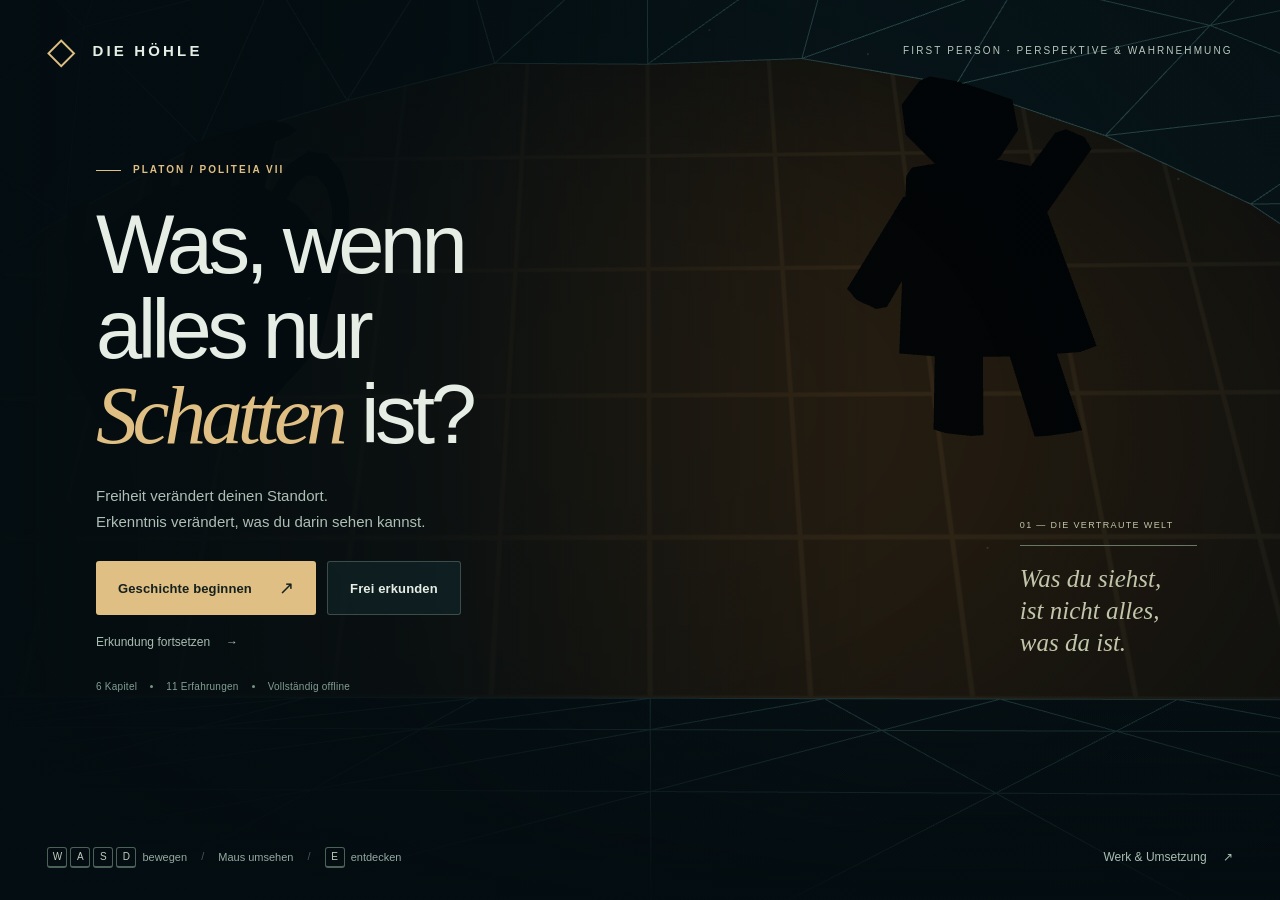
<file: composition-hybrid/assets/hoehle/vortrag.html>
<!doctype html>
<html lang="de">
<head><meta charset="utf-8"><meta name="viewport" content="width=device-width,initial-scale=1,viewport-fit=cover"><meta name="theme-color" content="#091417"><meta name="color-scheme" content="dark"><title>Die Höhle — Perspektive & Wahrnehmung · V2</title><style>:root{--bg:#091417;--panel:#0d1b1e;--text:#e5ede4;--muted:#9bada6;--dim:#688780;--line:rgba(159,192,173,.2);--gold:#dfbf83;--mint:#93c6b5;--sans:Inter,"Aptos","Segoe UI",Arial,sans-serif;--serif:Georgia,"Times New Roman",serif}*{box-sizing:border-box}html,body{margin:0;width:100%;height:100%;overflow:hidden;background:var(--bg);color:var(--text);font-family:var(--sans);font-size:15px}button,input,textarea,select{font:inherit}button{cursor:pointer;color:inherit}button:disabled{opacity:.4;cursor:default}button:focus-visible,canvas:focus-visible,a:focus-visible,select:focus-visible,summary:focus-visible{outline:2px solid var(--gold);outline-offset:5px}button{border:0}a{color:var(--gold)}.hidden{display:none!important}#scene{position:fixed;inset:0;width:100%;height:100%;outline:none;touch-action:none}#vignette{position:fixed;inset:0;pointer-events:none;background:radial-gradient(ellipse at 50% 46%,transparent 40%,rgba(0,8,12,.34) 100%);z-index:1}#adaptation{position:fixed;inset:0;background:#f2d9ad;opacity:0;pointer-events:none;z-index:3}#boot{position:fixed;inset:0;display:flex;align-items:center;justify-content:center;flex-direction:column;gap:22px;background:var(--bg);z-index:100;font-size:12px;letter-spacing:.16em}.load-mark{font-size:50px;color:var(--gold)}.intro{position:fixed;inset:0;z-index:5;overflow:auto}.intro-shade{position:fixed;inset:0;pointer-events:none;background:linear-gradient(90deg,rgba(4,13,17,.97),rgba(4,13,17,.81) 32%,rgba(4,13,17,.16) 68%,rgba(4,13,17,.13)),linear-gradient(0deg,rgba(4,13,17,.9),transparent 23%)}.intro-header,.intro-footer{position:absolute;left:3.7vw;right:3.7vw;display:flex;align-items:center;justify-content:space-between}.intro-header{top:32px}.wordmark,.game-wordmark{font-weight:650;letter-spacing:.21em;display:flex;align-items:center;gap:14px}.wordmark{font-size:15px}.brand-mark{font-size:37px;font-weight:300;line-height:1;color:var(--gold)}.edition{font-size:10px;letter-spacing:.21em;color:#b8c7bc}.hero{position:relative;margin:clamp(116px,18vh,170px) 0 105px 7.5vw;max-width:680px}.eyebrow{font-size:10px;line-height:1.6;font-weight:600;letter-spacing:.20em;color:var(--gold);text-transform:uppercase}.hero>.eyebrow{display:flex;align-items:center;gap:12px}.small-line{width:25px;height:1px;background:var(--gold)}h1,h2,h3,p{margin-top:0}.hero h1{font-size:clamp(55px,6.5vw,94px);font-weight:400;letter-spacing:-.055em;line-height:1.02;margin:25px 0 25px}.hero h1 em{font-family:var(--serif);font-weight:400;letter-spacing:-.06em;color:var(--gold)}.hero-copy{color:#aebfb6;font-size:15px;line-height:1.75;margin-bottom:26px}.hero-actions{display:flex;gap:11px;align-items:stretch}.primary,.secondary{padding:16px 22px;min-height:52px;display:inline-flex;align-items:center;justify-content:space-between;gap:27px;border-radius:3px;font-weight:550;font-size:13px;letter-spacing:.01em;transition:background .15s,transform .15s}.primary{background:var(--gold);color:#15211e}.primary:not(:disabled):hover{background:#ecd19d;transform:translateY(-1px)}.primary span:last-child{font-size:18px}.secondary{background:rgba(18,37,40,.68);border:1px solid rgba(173,202,182,.28);color:var(--text)}.secondary:not(:disabled):hover{background:#263c3c}.text-button{background:none;padding:8px 0;color:#a9beb1;font-size:12px;display:inline-flex;align-items:center;gap:16px}.text-button:hover{color:var(--gold)}#continue-game{margin-top:12px}.hero-meta{display:flex;align-items:center;gap:13px;color:#839e93;font-size:10px;letter-spacing:.025em;margin-top:24px}.hero-meta i{display:block;width:3px;height:3px;border-radius:50%;background:#769585}.scene-note{position:absolute;right:6.5vw;bottom:24%;width:177px;color:#c1c5a9}.scene-note .tiny{font-size:9px;letter-spacing:.15em}.note-rule{height:1px;background:#697767;margin:14px 0 17px}.scene-note p{font-family:var(--serif);font-size:25px;line-height:1.28;font-style:italic}.intro-footer{bottom:28px;color:#94aaa1;font-size:11px;gap:20px}.foot-divider{margin:0 11px;color:#425a54}kbd{display:inline-flex;align-items:center;justify-content:center;min-width:20px;height:21px;padding:0 4px;border:1px solid #4b6259;border-bottom:2px solid #4b6259;border-radius:3px;font-family:inherit;font-size:10px;margin-right:3px;color:#c0cdbf}.touch-help{display:none;line-height:1.8}.touch-help small{color:var(--dim)}#hud{position:fixed;inset:0;z-index:4;pointer-events:none}.game-header{position:absolute;top:0;left:0;right:0;padding:25px 30px;display:flex;justify-content:space-between;align-items:center;background:linear-gradient(rgba(5,15,18,.85),transparent)}.game-wordmark{font-size:12px;letter-spacing:.16em}.game-wordmark .brand-mark{font-size:30px}.game-wordmark small{display:block;font-size:7px;font-weight:400;letter-spacing:.13em;margin-top:6px;color:#8aa398}.tools{display:flex;gap:8px;pointer-events:auto}.icon-button{width:40px;height:40px;display:flex;align-items:center;justify-content:center;gap:4px;background:rgba(6,20,23,.66);border:1px solid var(--line);border-radius:4px;font-size:22px;font-weight:300}.icon-button:hover{background:#263d3b;border-color:#708b78}.icon-button svg{width:19px;height:19px;fill:none;stroke:#b3c8bc;stroke-width:1.35;stroke-linecap:round;stroke-linejoin:round}.icon-button span{font-size:8px;color:#96aa9c}.tools .icon-button{width:47px}#chapter-rail{position:absolute;left:50%;transform:translateX(-50%);display:flex;gap:5px;align-items:center}.chapter-dot{position:relative;width:43px;height:29px;display:flex;align-items:center;justify-content:center;font-size:9px;color:#6b877c;border-bottom:1px solid #324b43;transition:color .4s}.chapter-dot.active{color:var(--gold);border-bottom-color:var(--gold)}.chapter-dot.done{color:#a4c6b3;border-bottom-color:#759887}.chapter-dot.active:after{content:"";position:absolute;bottom:-3px;width:5px;height:5px;transform:rotate(45deg);background:var(--gold)}#compass{position:absolute;left:50%;top:91px;transform:translateX(-50%);display:flex;align-items:center;gap:11px;color:#d2d8bc;font-size:10px;letter-spacing:.045em;white-space:nowrap;padding:8px 13px;background:rgba(5,19,22,.58);border:1px solid rgba(115,156,139,.17);border-radius:25px}#direction-arrow{font-size:20px;line-height:1;color:var(--gold);display:block}#target-distance{font-variant-numeric:tabular-nums;color:#829d8c;border-left:1px solid #4b6150;padding-left:10px}#crosshair{position:absolute;left:50%;top:50%;width:15px;height:15px;transform:translate(-50%,-50%);border:1px solid #aecab366;border-radius:50%;display:grid;place-items:center}#crosshair i{width:3px;height:3px;border-radius:100%;background:#dde2c7}.can-interact #crosshair{border-color:var(--gold);width:19px;height:19px}.can-interact #crosshair i{background:var(--gold)}#waypoint{position:absolute;transform:translate(-50%,-50%);text-align:center;color:var(--gold);text-shadow:0 2px 7px #051116;pointer-events:none}#waypoint>span{font-size:27px;line-height:1.1;display:block}#waypoint small{display:block;font-size:9px;white-space:nowrap;max-width:250px;overflow:hidden;text-overflow:ellipsis;background:rgba(8,23,26,.6);padding:4px 8px;border-radius:3px}#objective{position:absolute;left:32px;bottom:33px;width:330px;padding:18px 20px 14px;border-left:1px solid #8d9c76;background:linear-gradient(90deg,rgba(5,19,22,.91),rgba(5,19,22,.61));border-radius:0 5px 5px 0}#objective .eyebrow{font-size:8px;letter-spacing:.18em}#objective h2{font-size:18px;line-height:1.35;letter-spacing:-.018em;font-weight:450;margin:8px 0 7px}#objective p{font-size:11px;line-height:1.6;color:#b0c3b7;margin:0}.objective-progress{height:2px;background:#355148;margin:17px 0 8px}.objective-progress i{display:block;height:100%;background:var(--gold);width:0;transition:width .7s}.progress-caption{display:flex;justify-content:space-between;color:#829e8b;font-size:8px;letter-spacing:.04em}.interact{pointer-events:auto;position:absolute;left:50%;bottom:85px;transform:translateX(-50%);display:flex;align-items:center;gap:13px;padding:12px 17px 12px 12px;border:1px solid #a18f66;background:rgba(7,23,25,.93);border-radius:5px;min-width:240px;text-align:left;box-shadow:0 8px 30px #0004}.interact:hover{background:#193331}.action-key{width:33px;height:33px;display:grid;place-items:center;border:1px solid #a49166;background:#b8a06c18;font-size:17px;color:var(--gold);flex-shrink:0}.interact small{display:block;color:#92a898;font-size:7px;letter-spacing:.18em;margin-bottom:5px}.interact strong{font-size:12px;font-weight:450;white-space:nowrap}.action-arrow{margin-left:auto;color:var(--gold);font-size:18px}.bottom-tip{position:absolute;bottom:27px;left:50%;transform:translateX(-50%);font-size:9px;color:#9daf9a;white-space:nowrap}.bottom-tip i{margin:0 9px;font-style:normal;color:#657b67}.bottom-tip kbd{height:17px;font-size:8px;min-width:23px}#toast{position:fixed;z-index:30;left:50%;top:141px;transform:translate(-50%,-8px);opacity:0;transition:opacity .2s,transform .2s;pointer-events:none;max-width:min(520px,90vw);text-align:center;background:#112b2def;border:1px solid #718e71;border-radius:4px;padding:14px 20px;font-size:12px;line-height:1.55;color:#d1ddc6}#toast.visible{opacity:1;transform:translate(-50%,0)}#panel-shade{position:fixed;inset:0;z-index:9;background:rgba(1,10,14,.22);backdrop-filter:blur(1px)}#panel-shade.lab-shade{background:transparent;backdrop-filter:none}#panel{position:fixed;top:18px;bottom:18px;right:18px;width:465px;z-index:10;display:flex;flex-direction:column;background:rgba(11,27,30,.98);border:1px solid #3b5650;box-shadow:0 20px 80px #0007;border-radius:8px;overflow:hidden;outline:none}#panel.wide{width:min(670px,calc(100vw - 36px))}#panel.centered{left:50%;right:auto;transform:translateX(-50%);top:50%;bottom:auto;max-height:calc(100dvh - 40px);width:490px;translate:0 -50%}.panel-header{display:flex;justify-content:space-between;align-items:center;padding:16px 20px;border-bottom:1px solid var(--line);flex-shrink:0}.panel-header .eyebrow{font-size:8px;letter-spacing:.15em}.panel-header .icon-button{width:31px;height:31px;background:transparent;border-color:transparent;font-size:25px}#panel-body{padding:27px 28px 15px;overflow:auto;overscroll-behavior:contain;scrollbar-width:thin;scrollbar-color:#4b665b transparent;flex:1;min-height:0}#panel-body h2{font-size:31px;line-height:1.15;letter-spacing:-.04em;font-weight:430;margin-bottom:20px}#panel-body h3{font-size:15px;line-height:1.55;font-weight:500}.body-copy{font-size:13px;line-height:1.8;color:#becbc0;margin-bottom:24px}.question{padding-top:20px;border-top:1px solid var(--line);font-size:14px;line-height:1.6;margin-bottom:15px;color:#e6e7ce}.choices{display:flex;flex-direction:column;gap:9px}.choice{width:100%;border:1px solid #3a5650;border-radius:4px;background:#10272a;display:flex;align-items:flex-start;gap:12px;text-align:left;padding:13px 12px;color:#c5d4c7;font-size:12px;line-height:1.55}.choice span{font-size:9px;border:1px solid #617566;color:#a3b6a3;display:inline-flex;align-items:center;justify-content:center;width:20px;min-width:20px;height:21px;margin-top:1px}.choice:hover{background:#203a39}.choice.selected{border-color:var(--gold);background:#393a292e}.choice.selected span{background:var(--gold);border-color:var(--gold);color:#1d2a22}.feedback{padding:15px;margin-top:15px;background:#23372d;border-left:2px solid #a6bd8c;font-size:12px;line-height:1.75;color:#d2dfc4}.source{font-size:9px;line-height:1.6;color:#819a8b;margin:20px 0 0}.deutung{margin:18px 0 0;border-top:1px solid var(--line);padding-top:15px;font-size:12px;line-height:1.8;color:#c2d0bd}.deutung summary{cursor:pointer;color:var(--gold);font-size:11px;letter-spacing:.03em;margin-bottom:10px}.deutung p{margin:8px 0 10px}#panel-footer{display:flex;align-items:center;gap:12px;padding:17px 23px;background:#0d2023;border-top:1px solid var(--line);flex-shrink:0}#panel-footer:empty{display:none}#panel-footer .primary{flex:1;justify-content:space-between;min-height:47px;font-size:12px}.quiz-help{font-size:9px;color:#8ba18c;line-height:1.5;margin-top:14px}.journal-intro{font-size:12px;line-height:1.75;color:#a7bba9}.journal-entry{border:1px solid var(--line);border-radius:5px;margin-bottom:11px;background:#10262a}.journal-entry>summary{padding:14px 16px;cursor:pointer;list-style:none;display:flex;align-items:center;gap:12px}.journal-entry>summary::after{content:'+';margin-left:auto;color:var(--gold)}.journal-entry[open]>summary::after{content:'−'}.journal-entry .entry-number{color:#839d83;font-size:10px;min-width:20px}.journal-entry .entry-name{font-size:12px;color:#d6dfca}.journal-entry .entry-content{padding:0 16px 17px}.entry-content h4{font-size:8px;letter-spacing:.13em;color:var(--gold);font-weight:500;margin:18px 0 8px}.entry-content p{font-size:12px;line-height:1.8;color:#b3c7b5;margin-bottom:9px}.journal-entry.locked{padding:14px 16px;font-size:11px;color:#6e8b7a;border-style:dashed;background:none}.journal-entry.locked span{margin-right:12px;font-size:10px;color:#587063}.interpret-block{border-left:1px solid #ad9b71;padding-left:13px;margin:17px 0}.note-input{resize:vertical;width:100%;min-height:92px;padding:12px;background:#0a1c1e;border:1px solid #486257;border-radius:3px;color:#dbe5d1;font-size:12px;line-height:1.7;outline:none}.note-input:focus{border-color:var(--gold)}.note-input::placeholder{color:#62816f}.journal-legend{display:flex;gap:17px;padding-bottom:18px;font-size:9px;color:#8fac95}.journal-legend b{font-weight:400;color:#d6c092}.map-canvas{width:100%;height:320px;border:1px solid #345448;border-radius:5px;background:#091b1f;display:block}.map-caption{font-size:9px;color:#92aa91;line-height:1.6;margin:10px 0 18px}.station-grid{display:grid;grid-template-columns:1fr 1fr;gap:8px}.station-button{border:1px solid #3d594d;border-radius:4px;background:#142a2b;text-align:left;padding:13px 12px;font-size:11px;line-height:1.6;display:flex;gap:10px}.station-button:hover:not(:disabled){background:#294037}.station-button span{color:var(--gold);font-size:10px}.setting{padding:15px 0;border-bottom:1px solid var(--line)}.setting-label{display:flex;align-items:center;justify-content:space-between;font-size:12px;margin-bottom:10px}.setting-label output{color:var(--gold);font-size:11px}.setting small{font-size:10px;line-height:1.6;display:block;color:#91a68f;margin-top:6px}.setting input[type=range],.lab-control input[type=range]{width:100%;accent-color:var(--gold);height:15px;cursor:pointer}.setting input[type=checkbox]{accent-color:var(--gold);width:18px;height:18px}.setting select{color:#c2d6bc;padding:8px 10px;border:1px solid #4f6958;border-radius:3px;background:#173032;font-size:11px}.setting-label:has(input[type=checkbox]){margin-bottom:0}.menu-actions{display:flex;gap:12px;flex-wrap:wrap;margin-top:22px}.menu-actions .secondary{font-size:11px;min-height:40px;padding:11px 15px}.control-table{display:grid;grid-template-columns:100px 1fr;gap:10px 8px;font-size:11px;line-height:1.6;color:#b0c2ad;margin:20px 0}.control-table dt{color:#dfc58d}.control-table dd{margin:0}.divider{height:1px;background:var(--line);margin:24px 0}.lab-control{padding:17px 0;border-top:1px solid var(--line)}.lab-control label{display:flex;justify-content:space-between;font-size:11px;line-height:1.6;margin-bottom:10px;color:#c9d4bb}.lab-control output{color:var(--gold)}.lab-toggles{display:grid;gap:11px;margin:16px 0}.lab-toggles label{display:flex;align-items:center;justify-content:space-between;font-size:12px;color:#bfd0b7}.lab-toggles input{accent-color:var(--gold);width:17px;height:17px}.callout{border:1px solid #657258;border-radius:4px;background:#2b382633;padding:15px;margin:19px 0;font-size:11px;line-height:1.75;color:#c6d6b8}.end-symbol{font-family:var(--serif);color:var(--gold);font-size:60px;margin-bottom:18px}.end-stat{display:flex;gap:20px;margin:20px 0 26px}.end-stat strong{font-size:30px;font-weight:400;color:var(--gold);display:block}.end-stat small{font-size:9px;letter-spacing:.1em;color:#99b093}.inline-warning{padding:13px;border:1px solid #b39362;font-size:12px;line-height:1.7;color:#dfc493;margin-top:15px}.danger{color:#d8aa8a}#touch-controls{display:none}#error-screen,.noscript{position:fixed;inset:0;padding:12vh 10vw;background:var(--bg);z-index:100;overflow:auto}#error-screen h1{font-size:36px;line-height:1.2;max-width:650px;margin-top:20px}#error-screen p{max-width:650px;font-size:15px;line-height:1.8;color:#abc1b1}
@media(max-width:1150px){.hero{margin-left:6vw}.hero h1{font-size:76px}#objective{width:280px;left:20px;bottom:23px;padding:16px}#objective h2{font-size:16px}.interact{bottom:65px;left:65%}.bottom-tip{left:65%;font-size:8px}.edition{font-size:8px}.scene-note{right:5vw;width:155px}}
@media(max-width:820px){.hero h1{font-size:66px}.scene-note{display:none}.hero{margin-top:130px}.intro-shade{background:linear-gradient(90deg,#061015ec,#0610158c 70%,#06101535),linear-gradient(0deg,#061015df,transparent 30%)}#chapter-rail{display:none}.game-header{padding:17px 20px}#compass{top:76px}.game-wordmark small{font-size:6px}.tools .icon-button{width:38px;height:36px}.tools{gap:5px}#panel{width:425px}#panel-body{padding:24px 23px 15px}#toast{top:123px}#panel.centered{width:min(490px,calc(100vw - 28px))}}
@media(pointer:coarse){.desktop-help{display:none}.touch-help{display:block}#touch-controls{display:block;position:absolute;inset:0;pointer-events:none}.bottom-tip{display:none}#joystick{position:absolute;width:110px;height:110px;bottom:max(24px,env(safe-area-inset-bottom));left:30px;border:1px solid #94b79a66;border-radius:50%;background:#14333755;pointer-events:auto;touch-action:none;user-select:none;display:flex;align-items:center;justify-content:center}#stick{position:absolute;width:43px;height:43px;border-radius:50%;border:1px solid #c5d5b7a8;background:#45655483;pointer-events:none}.stick-cross{position:absolute;color:#90b29844;font-size:43px;font-weight:200}#joystick small{position:absolute;bottom:-16px;font-size:7px;letter-spacing:.16em;color:#9aad90}.look-guide{position:absolute;right:48px;bottom:156px;font-size:7px;letter-spacing:.16em;color:#9aad90;opacity:.6}.interact{left:auto;right:25px;bottom:max(35px,env(safe-area-inset-bottom));transform:none;min-width:unset;width:auto;max-width:225px;padding:13px 15px;gap:10px;min-height:64px}.action-key{width:34px;height:34px;font-size:18px}.interact small{font-size:7px}.interact strong{white-space:normal;font-size:11px;max-width:135px}.action-arrow{display:none}#objective{bottom:175px;width:280px}.progress-caption #control-mode{display:none}.touch-run{pointer-events:auto;position:absolute;left:159px;bottom:60px;width:36px;height:36px;border-radius:50%;border:1px solid #769e8366;color:#a5bd9b;background:#15312ec9;font-size:19px;touch-action:none}.touch-run.active{background:#c1b786;color:#172820}.icon-button span{display:none}.game-wordmark small{display:none}#panel-footer .primary{min-height:48px}.lab-shade+#panel{width:410px}}
@media(max-width:560px){.intro-header{top:23px;left:23px;right:23px}.wordmark{font-size:12px}.edition{display:none}.hero{margin:113px 25px 137px;max-width:none}.hero h1{font-size:clamp(49px,14vw,72px);margin:23px 0}.hero-copy{font-size:12px;line-height:1.85;margin-bottom:24px}.hero-actions{flex-direction:column;align-items:stretch;max-width:350px}.hero-actions .primary,.hero-actions .secondary{min-height:48px;padding:14px 18px;font-size:12px}.hero-actions .secondary{justify-content:center}.hero-meta{font-size:8px;gap:9px;margin-top:20px}.intro-footer{left:25px;right:25px;bottom:22px;font-size:9px;gap:10px}.intro-footer .text-button{font-size:9px;max-width:100px;text-align:right;gap:7px;line-height:1.5}.touch-help{font-size:9px}.game-header{padding:15px 16px}.game-wordmark{font-size:10px;gap:9px}.game-wordmark .brand-mark{font-size:25px}.tools .icon-button{width:34px;height:33px}.icon-button svg{width:17px;height:17px}#compass{max-width:calc(100vw - 28px);top:67px;font-size:9px;padding:7px 10px;gap:8px}#compass-label{overflow:hidden;text-overflow:ellipsis}#objective{left:17px;bottom:178px;max-width:calc(100vw - 34px);width:270px;padding:13px 15px}#objective h2{font-size:16px;margin:6px 0}#objective p{font-size:10px;line-height:1.55}#objective .eyebrow{font-size:7px}.objective-progress{margin:11px 0 7px}.progress-caption{font-size:7px}.interact{right:17px;max-width:190px;gap:8px;padding:11px;bottom:43px}.interact strong{font-size:10px;max-width:115px}.interact small{font-size:6px}.action-key{width:29px;height:29px;font-size:15px}#joystick{left:22px;width:98px;height:98px;bottom:31px}#stick{width:39px;height:39px}.touch-run{left:130px;bottom:59px;width:30px;height:30px;font-size:16px}.look-guide{right:36px;bottom:145px}#panel,#panel.wide,.lab-shade+#panel{inset:10px;width:auto;max-height:calc(100dvh - 20px);border-radius:7px}#panel.centered{top:50%;left:50%;right:auto;bottom:auto;width:calc(100vw - 20px);transform:translateX(-50%);translate:0 -50%}#panel-body{padding:23px 20px 14px}#panel-body h2{font-size:29px}.body-copy{font-size:12px;line-height:1.8}.question{font-size:13px}#panel-footer{padding:14px 17px}.panel-header{padding:12px 16px}.choice{font-size:11px;padding:12px 10px}.feedback{font-size:11px}.map-canvas{height:280px}.station-button{font-size:10px;padding:11px 9px}#toast{top:115px;font-size:11px;padding:12px 16px;width:max-content;max-width:90vw}#waypoint small{font-size:8px}.bottom-tip{display:none}}
@media(max-height:560px) and (min-width:561px){.intro-header{top:20px}.hero{margin:90px 0 72px 6vw}.hero h1{font-size:48px;line-height:1.0;margin:16px 0}.hero-copy{font-size:11px;line-height:1.6;margin-bottom:17px}.hero-copy br{display:none}.hero-actions .primary,.hero-actions .secondary{min-height:41px;padding:10px 16px;font-size:11px}.hero-meta{margin-top:14px;font-size:8px}.intro-footer{bottom:16px;font-size:9px}.scene-note{display:none}.game-header{padding:12px 18px}#compass{top:63px}#objective{bottom:133px;left:21px;width:252px;padding:10px 13px}#objective h2{font-size:14px}#objective p{font-size:9px}#objective .eyebrow{font-size:7px}.objective-progress{margin-top:10px}.progress-caption{font-size:7px}#joystick{width:84px;height:84px;bottom:21px}#stick{width:35px;height:35px}.touch-run{left:130px;bottom:46px}.interact{bottom:27px;min-height:53px;max-width:215px}.look-guide{bottom:118px}.tools .icon-button{height:33px;width:35px}#panel,#panel.wide{top:10px;bottom:10px;right:10px;width:410px}#panel-body h2{font-size:25px}.panel-header{padding:9px 17px}#panel-body{padding:19px 23px 12px}#panel-footer{padding:11px 18px}#toast{top:112px}}
@media(prefers-reduced-motion:reduce){*{scroll-behavior:auto!important;transition:none!important}}
@media(max-width:560px){#panel.lab-panel{top:51%;bottom:9px;max-height:48%;}#panel.lab-panel #panel-body{padding:16px 18px 12px}#panel.lab-panel #panel-body h2{font-size:24px;margin-bottom:11px}#panel.lab-panel .body-copy{font-size:11px;margin-bottom:14px}#panel.lab-panel .panel-header{padding:7px 13px}#panel.lab-panel #panel-footer{padding:10px 13px}#panel.lab-panel #panel-footer .primary{min-height:40px;padding:10px 15px}}

/* Revision 2: the world remains primary; perception has a separate, readable HUD. */
#objective{width:300px;padding:15px 17px;bottom:29px;background:linear-gradient(90deg,rgba(4,17,20,.92),rgba(4,17,20,.66));}
#objective h2{font-size:17px}#objective .objective-progress{margin-top:12px}#objective .progress-caption{font-size:8px}#control-mode{display:none}
#perception{position:absolute;right:30px;bottom:31px;width:274px;padding:15px 16px;background:linear-gradient(270deg,rgba(4,17,20,.92),rgba(4,17,20,.66));border-right:1px solid #7baba2;border-radius:5px 0 0 5px}
.perception-kicker{font-size:8px;letter-spacing:.19em;color:#a3b9ac;display:flex;align-items:center;gap:7px;margin-bottom:8px}.eye-icon{font-size:15px;color:#a5cab8}
#perception strong{font-weight:450;font-size:15px;color:#d9e4d8;display:block}#perception p{font-size:10px;line-height:1.6;color:#b6c9bb;margin:7px 0 10px}.eye-track{height:2px;background:#334b42;overflow:hidden}.eye-track i{display:block;height:100%;background:#91b5a2;width:100%;transition:width .2s}#perception>small{display:block;font-size:7px;letter-spacing:.08em;color:#8ca293;margin-top:7px}
#perception[data-state=light]{border-color:#d8c08c}#perception[data-state=dark]{border-color:#718da9}
#focus-status{position:absolute;top:calc(50% + 26px);left:50%;transform:translateX(-50%);width:min(330px,80vw);text-align:center;opacity:0;transition:opacity .3s;color:#e3e7d1;line-height:1.5;font-size:11px;text-shadow:0 1px 4px #000}
#focus-status.visible{opacity:1}#focus-message{display:block;padding:9px 11px;background:#071719dc;border-radius:4px}.focus-track{height:2px;width:95px;background:#59664b66;margin:10px auto}.focus-track i{display:block;height:2px;background:#edcea0;width:0;box-shadow:0 0 12px #c1a26e88}
#crosshair{--focus:0deg;width:19px;height:19px;border:1px solid #cad8bf88;box-shadow:0 0 0 2px #081c2055;background:conic-gradient(#dfc486 var(--focus),transparent 0);padding:3px}#crosshair i{box-shadow:0 0 0 5px #0a2023bb}
#inner-voice{z-index:5;position:fixed;top:147px;left:50%;transform:translate(-50%,-5px);width:min(590px,86vw);pointer-events:none;text-align:center;opacity:0;transition:opacity .5s,transform .5s;padding:12px 22px;background:linear-gradient(90deg,transparent,#08181fec 15%,#08181fec 85%,transparent);border-radius:4px}
#inner-voice.visible{opacity:1;transform:translate(-50%,0)}#voice-label{font-size:8px;letter-spacing:.16em;color:#caad7d}#voice-text{margin:7px 0 0;font-size:14px;line-height:1.65;color:#e3e9dc;font-family:var(--serif)}
#toast{top:230px;z-index:31}#shield-button.active{background:#cdb47a;color:#102323}#shield-button.active svg{stroke:#14312b}#shield-button.active span{color:#14312b}
#shield-hand{position:fixed;right:0;top:-15px;width:min(59vw,700px);height:auto;z-index:3;pointer-events:none;transform:translate(45%,-115%) rotate(-5deg);transform-origin:100% 100%;transition:transform .45s ease-out;opacity:.97}.hand-surface{fill:#102528;stroke:#8eac9e;stroke-width:1.5}.hand-wire{fill:none;stroke:#608679;stroke-width:1.1}#shield-hand.raised{transform:translate(7%,0) rotate(0)}
#release-cuffs{position:fixed;bottom:-18px;left:50%;transform:translate(-50%,30%);width:min(56vw,620px);height:auto;pointer-events:none;z-index:3;opacity:0;transition:opacity .3s,transform .4s}#release-cuffs.visible{opacity:1;transform:translate(-50%,0)}
.interact{bottom:64px;left:50%;max-width:310px;min-width:225px;z-index:2}.interact strong{white-space:normal;font-size:11px}.interact small{letter-spacing:.12em}.bottom-tip{left:50%;bottom:23px;font-size:8px}#compass{top:88px;max-width:74vw;overflow:hidden}#compass-label{overflow:hidden;text-overflow:ellipsis}#waypoint{display:none!important}
@media(max-width:1120px){#objective{width:246px;left:20px;bottom:24px;padding:12px 14px}#perception{right:20px;bottom:24px;width:224px;padding:12px 14px}#objective h2{font-size:15px}#perception strong{font-size:13px}.interact{min-width:210px;max-width:230px}.bottom-tip{font-size:7px}#inner-voice{top:135px}}
@media(pointer:coarse){.interact{left:auto;right:24px;bottom:38px;max-width:220px;min-width:160px;transform:none}#objective{bottom:auto;top:132px;width:245px}#perception{right:24px;bottom:145px;width:216px}.bottom-tip{display:none}#inner-voice{top:140px;left:auto;right:22px;transform:translateY(-5px);width:43vw;max-width:360px;padding:10px 13px;text-align:right}#inner-voice.visible{transform:none}#voice-text{font-size:12px}#shield-hand{width:69vw}.tools .icon-button{width:39px}#focus-status{top:calc(50% + 22px)}}
@media(max-width:560px){#objective{left:15px;top:112px;width:calc(100vw - 30px);padding:9px 12px;background:linear-gradient(90deg,#06171ee3,#06171e88)}#objective h2{font-size:14px;margin:3px 0}#objective p{font-size:10px}#objective .objective-progress{margin:8px 0 0}#objective .progress-caption{display:none}#objective .eyebrow{font-size:7px}#perception{bottom:170px;left:15px;right:auto;width:calc(100vw - 30px);padding:9px 12px;border-right:0;border-left:1px solid #719b8b;background:#081b20d9}#perception p{font-size:10px;line-height:1.4;margin:5px 0}.perception-kicker{font-size:7px;margin-bottom:4px}.eye-icon{font-size:11px}#perception strong{font-size:13px}#perception>small{display:none}.eye-track{margin-top:6px}#inner-voice{top:235px;left:20px;right:20px;width:auto;text-align:center;padding:8px 12px}#voice-text{font-size:12px}#voice-label{font-size:7px}.interact{left:auto;right:15px;bottom:39px;min-width:160px;max-width:197px;padding:10px}.tools{gap:4px}.tools .icon-button{width:32px}#compass{top:65px;width:max-content;max-width:calc(100vw - 30px)}#shield-hand{width:95vw}#release-cuffs{width:85vw}#focus-status{top:calc(50% + 17px);font-size:10px;width:80vw}#toast{top:235px}#joystick{left:19px}.touch-run{left:127px}}
@media(max-height:560px) and (min-width:561px){#objective{left:18px;top:108px;bottom:auto;width:228px;padding:9px 12px}#objective h2{font-size:13px}#objective p{font-size:9px}#objective .objective-progress,#objective .progress-caption{display:none}#perception{right:18px;bottom:110px;width:213px;padding:9px 12px}#perception strong{font-size:12px}#perception p{font-size:9px;margin-bottom:4px}.perception-kicker{font-size:7px;margin-bottom:5px}#perception>small{display:none}#inner-voice{top:108px;right:18px;width:32vw;font-size:10px;max-width:240px}#voice-text{font-size:11px;line-height:1.5}#voice-label{font-size:6px}#focus-status{width:250px;top:calc(50% + 14px);font-size:10px}#compass{top:60px}.interact{bottom:24px}#toast{top:107px;max-width:300px;font-size:10px}#shield-hand{width:55vw}#shield-button{height:34px}}
@media(prefers-reduced-motion:reduce){#shield-hand,#release-cuffs,#inner-voice{transition:none}}
</style></head>
<body>
<canvas id="scene" tabindex="0" aria-label="Begehbare 3D-Wireframe-Welt des Höhlengleichnisses. Steuerung mit WASD, Maus oder Pfeiltasten. E zum Untersuchen."></canvas>
<div id="vignette" aria-hidden="true"></div><div id="adaptation" aria-hidden="true"></div>
<div id="boot"><span class="load-mark">◇</span><span>Die Höhle entsteht …</span></div>
<section id="intro" class="intro hidden" aria-label="Startbildschirm">
 <div class="intro-shade"></div>
 <header class="intro-header"><div class="wordmark"><span class="brand-mark">◇</span> DIE HÖHLE</div><span class="edition">FIRST PERSON · PERSPEKTIVE & WAHRNEHMUNG</span></header>
 <div class="hero">
  <div class="eyebrow"><span class="small-line"></span> PLATON / POLITEIA VII</div>
  <h1>Was, wenn<br>alles nur<br><em>Schatten</em> ist?</h1>
  <p class="hero-copy">Freiheit verändert deinen Standort.<br>Erkenntnis verändert, was du darin sehen kannst.</p>
  <div class="hero-actions"><button id="start-story" class="primary" disabled>Geschichte beginnen <span>↗</span></button><button id="start-free" class="secondary" disabled>Frei erkunden</button></div>
  <button id="continue-game" class="text-button hidden">Erkundung fortsetzen <span>→</span></button>
  <div class="hero-meta"><span>6 Kapitel</span><i></i><span>11 Erfahrungen</span><i></i><span>Vollständig offline</span></div>
 </div>
 <aside class="scene-note" aria-hidden="true"><span class="tiny">01 — DIE VERTRAUTE WELT</span><div class="note-rule"></div><p>Was du siehst,<br>ist nicht alles,<br>was da ist.</p></aside>
 <footer class="intro-footer"><span class="desktop-help"><kbd>W</kbd><kbd>A</kbd><kbd>S</kbd><kbd>D</kbd> bewegen <span class="foot-divider">/</span> Maus umsehen <span class="foot-divider">/</span> <kbd>E</kbd> entdecken</span><span class="touch-help">Links bewegen · rechts umsehen · Aktion antippen<br><small>Im Querformat hast du mehr Überblick.</small></span><button id="intro-about" class="text-button">Werk & Umsetzung <span>↗</span></button></footer>
</section>
<div id="hud" class="hidden">
 <header class="game-header"><div class="game-wordmark"><span class="brand-mark">◇</span><div>DIE HÖHLE<small id="mode-label">ERKENNTNIS IST EIN WEG</small></div></div><nav id="chapter-rail" aria-label="Kapitel"></nav><div class="tools"><button id="shield-button" class="icon-button" aria-label="Augen abschirmen (Q halten oder hier umschalten)" title="Augen abschirmen · Q" aria-pressed="false"><svg viewBox="0 0 24 24"><path d="M2 12s4-7 10-7 10 7 10 7-4 7-10 7S2 12 2 12Z"/><circle cx="12" cy="12" r="3"/><path d="M4 3 20 21"/></svg><span>Q</span></button><button id="journal-button" class="icon-button" aria-label="Erkenntnisjournal öffnen (J)" title="Journal · J"><svg viewBox="0 0 24 24"><path d="M4 4h7a3 3 0 0 1 3 3v14a4 4 0 0 0-4-2H4zM14 7a3 3 0 0 1 3-3h3v15h-3a4 4 0 0 0-3 2"/></svg><span>J</span></button><button id="map-button" class="icon-button" aria-label="Karte öffnen (M)" title="Karte · M"><svg viewBox="0 0 24 24"><path d="m3 6 6-3 6 3 6-3v15l-6 3-6-3-6 3zM9 3v15M15 6v15"/></svg><span>M</span></button><button id="menu-button" class="icon-button" aria-label="Pause und Einstellungen" title="Pause · Esc"><svg viewBox="0 0 24 24"><path d="M5 7h14M5 12h14M5 17h14"/></svg></button></div></header>
 <div id="compass"><span id="direction-arrow">↑</span><span id="compass-label">Schattenwand</span><span id="target-distance">6 m</span></div>
 <div id="crosshair" aria-hidden="true"><i></i></div>
 <div id="waypoint" aria-hidden="true"><span>◇</span><small></small></div>
 <div id="objective"><div class="eyebrow" id="objective-kicker">01 / DIE SCHATTEN</div><h2 id="objective-title">Beobachte die Schatten.</h2><p id="objective-hint">Du kannst dich noch nicht bewegen.</p><div class="objective-progress"><i id="progress-fill"></i></div><div class="progress-caption"><span id="progress-text">0 / 11 entdeckt</span><span id="control-mode">WASD + Maus</span></div></div>
 <button id="interact" class="interact hidden"><span class="action-key">E</span><span><small id="interact-verb">BEOBACHTUNG BEGINNEN</small><strong id="interact-label">Schattenwand</strong></span><span class="action-arrow">↗</span></button>
 <aside id="perception" aria-label="Aktuelle Wahrnehmung"><div class="perception-kicker"><span class="eye-icon">◉</span> DEIN BLICK</div><strong id="perception-label">An das Dunkel gewöhnt</strong><p id="perception-hint">Dein Blick ist an einen Standort gebunden.</p><div class="eye-track"><i id="eye-progress"></i></div><small>Gewöhnung ≠ Erkenntnis</small></aside>
 <div id="focus-status"><span id="focus-message"></span><div class="focus-track"><i id="focus-fill"></i></div></div>
 <div class="bottom-tip" id="bottom-tip">Maus bewegen zum Umsehen <i>·</i> <kbd>Esc</kbd> Pause</div>
 <div id="touch-controls"><div id="joystick" role="application" aria-label="Bewegen: virtueller Joystick"><span class="stick-cross">+</span><div id="stick"></div><small>BEWEGEN</small></div><div class="look-guide" aria-hidden="true">UMSEHEN</div><button id="touch-run" class="touch-run" aria-label="Schnelles Gehen umschalten">↑↑</button></div>
</div>
<div id="inner-voice" role="status" aria-live="polite"><span id="voice-label">GEDANKE</span><p id="voice-text"></p></div>
<svg id="shield-hand" viewBox="0 0 600 380" aria-hidden="true"><g stroke-linejoin="round" stroke-linecap="round"><path class="hand-surface" d="M600 378 441 210 340 170 198 135 73 118 Q44 106 57 92 Q66 86 85 88 L219 102 49 71 Q30 64 39 48 Q46 40 65 44 L235 70 73 32 Q51 23 61 9 Q66 2 85 5 L275 46 184 10 Q169 2 180-12 L225-9 365 38 445 95 600 165Z"/><g class="hand-wire"><path d="m57 92 142 17 99 43 42 18m-120-68 77 25 68 33 76 50m-206-140 83 35 68 50 55 55m-166-164 83 59 63 49 58 41m-259-74 38-5 21-18 38-12m-77 110 48-17 37-15 26-26 23-20m-82 72 49-23 45-10 47-45m-167 77 160 150m-108-141 123 181m-82-221 130 222"/><path d="m91 48 4 12m32-51-6 19m39 63-3 13m148-28-8 23m69 42-27 29m118-37-35 55m37 46 31-11m-71 46 43-18m-6 57 42-22"/></g></g></svg>
<svg id="release-cuffs" viewBox="0 0 500 230" aria-hidden="true"><g fill="#112529" stroke="#91b2a2" stroke-width="1"><path d="m0 218 115-109 56-39 44 29-30 44-53 39L83 230M500 218 385 109 329 70 285 99 315 143 368 182 417 230"/><path d="m20 220 121-98 64-7M62 229l76-76 24-63m318 130-121-98-64-7m123 122-76-76-24-63"/><g stroke="#d8b879" fill="none"><ellipse cx="181" cy="107" rx="15" ry="31" transform="rotate(42 181 107)"/><ellipse cx="319" cy="107" rx="15" ry="31" transform="rotate(-42 319 107)"/><path d="m186 130 23 21 21 12 20 9 20-9 21-12 23-21m-111 3-1 14 19 11 11 7 8 7 8-7 11-7 19-11-1-14"/></g></g></svg>
<div id="toast" role="status" aria-live="polite"></div>
<div id="panel-shade" class="hidden"></div>
<section id="panel" class="hidden" role="dialog" aria-modal="true" aria-label="Entdeckung" tabindex="-1"><header class="panel-header"><span id="panel-kicker" class="eyebrow">ERKUNDUNG</span><button id="panel-close" class="icon-button" aria-label="Schließen">×</button></header><div id="panel-body"></div><footer id="panel-footer"></footer></section>
<div id="error-screen" class="hidden"><div class="eyebrow">DIE HÖHLE / TECHNISCHER HINWEIS</div><h1>Die 3D-Welt konnte nicht starten.</h1><p id="error-message"></p><p>Die Datei benötigt JavaScript und WebGL. Versuche einen anderen Browser oder aktiviere die Hardwarebeschleunigung. Eine reine Dateivorschau führt das Spiel möglicherweise nicht aus.</p><button onclick="location.reload()" class="primary">Erneut versuchen</button></div>
<noscript><div class="noscript">Die interaktive 3D-Welt benötigt aktiviertes JavaScript. Bitte öffne diese HTML-Datei in einem Webbrowser.</div></noscript>
<script>"use strict";(()=>{const __modules={};
__modules['core']=(()=>{
/** Pure navigation, shadow geometry and persistence validation. World distances are arbitrary units. */
const clamp = (n,a,b)=>Math.max(a,Math.min(b,n));
const lerp = (a,b,t)=>a+(b-a)*t;
const PATH = [
 {z:-18,x:0,w:13,y:0,h:10},{z:10,x:0,w:13,y:0,h:10},
 {z:14,x:0,w:11,y:0,h:9},{z:18,x:0,w:3.8,y:.3,h:5.6},
 {z:22,x:1,w:3.5,y:1,h:5.3},{z:27,x:4,w:3.6,y:2.5,h:5.5},
 {z:32,x:6,w:3.5,y:4,h:5.4},{z:38,x:5,w:3.7,y:6,h:5.6},
 {z:44,x:2,w:4,y:8,h:5.8},{z:50,x:0,w:4.5,y:10,h:6},
 {z:55,x:0,w:5.3,y:11,h:6.5},{z:59,x:0,w:6.4,y:11.5,h:7.5},
 {z:62,x:0,w:27,y:11.5,h:40},{z:110,x:0,w:27,y:11.5,h:40}
];
function pathAt(z){
 if(z<=PATH[0].z)return {...PATH[0]};
 for(let i=1;i<PATH.length;i++)if(z<=PATH[i].z){const a=PATH[i-1],b=PATH[i],t=(z-a.z)/(b.z-a.z);return {z,x:lerp(a.x,b.x,t),w:lerp(a.w,b.w,t),y:lerp(a.y,b.y,t),h:lerp(a.h,b.h,t)}}
 return {...PATH.at(-1)};
}
function floorAt(x,z){return pathAt(z).y;}
function canStand(x,z,r=.36){
 if(!Number.isFinite(x)||!Number.isFinite(z)||z<-16.15||z>106)return false;
 const p=pathAt(z);
 if(Math.abs(x-p.x)>p.w-r-.48)return false;
 if(z>-.65-r && z<.35+r && Math.abs(x)<8.85+r)return false;
 if((x*x+(z-8)*(z-8))<(1.12+r)**2)return false;
 // The pool is shallow but not walkable; both banks remain accessible.
 if(((x+8)/5.4)**2+((z-75)/6.4)**2<1)return false;
 if((x-5)**2+(z-82)**2<(.65+r)**2)return false;
 return true;
}
function slideMove(x,z,dx,dz){
 const steps=Math.max(1,Math.ceil(Math.hypot(dx,dz)/.16));
 for(let i=0;i<steps;i++){if(canStand(x+dx/steps,z))x+=dx/steps;if(canStand(x,z+dz/steps))z+=dz/steps;}
 return {x,z};
}
function projectShadow(light,point,wallZ=-16.95){
 const d=point.z-light.z;if(Math.abs(d)<1e-7)return null;
 const t=(wallZ-light.z)/d;if(t<=0)return null;
 return {x:light.x+(point.x-light.x)*t,y:light.y+(point.y-light.y)*t,z:wallZ};
}
const CHAPTERS = ['Die Schatten','Die Umkehr','Der Aufstieg','Die Gewöhnung','Die Sonne','Die Rückkehr'];
const OBJECTIVES = [
 {id:'wall',chapter:0,title:'Beobachte die Schatten.',hint:'Du kannst dich noch nicht bewegen. Untersuche, was du siehst.',name:'Schattenwand',x:0,z:-15,y:3.5,range:12,spawn:[0,-9,0,.12]},
 {id:'chains',chapter:0,title:'Untersuche die Fesseln.',hint:'Senke den Blick zu deinen Handgelenken. E beginnt die Befreiung.',name:'Die Fesseln',x:0,z:-9.5,y:.6,range:3,spawn:[0,-9,0,-.3]},
 {id:'objects',chapter:1,title:'Finde die Dinge hinter den Bildern.',hint:'Drehe dich um. Die Mauer lässt sich links und rechts umgehen.',name:'Getragene Gegenstände',x:0,z:2,y:3.3,range:5,spawn:[6,3,1.6,.18]},
 {id:'fire',chapter:1,title:'Untersuche die Lichtquelle.',hint:'Bleibe in deiner Perspektive. Vergleiche Quelle, Gegenstände und Schatten.',name:'Das Feuer',x:0,z:8,y:2.4,range:4.5,spawn:[3.5,6,1.9,.03]},
 {id:'ascent',chapter:2,title:'Verlasse das Vertraute.',hint:'Hinter dem Feuer beginnt ein gewundener Weg nach oben.',name:'Der steile Weg',x:5.8,z:33,y:5.4,range:4,spawn:[5.8,30,Math.PI,.12]},
 {id:'groundshadow',chapter:3,title:'Gewöhne dich an das Licht.',hint:'Senke den Blick auf den dunklen Umriss. Q schirmt deine Augen ab.',name:'Schatten im Freien',x:-2,z:65,y:11.65,range:5,spawn:[0,62,Math.PI,-.35]},
 {id:'water',chapter:3,title:'Untersuche das Spiegelbild.',hint:'Gehe zum Teich und blicke vom Ufer schräg hinunter ins Wasser.',name:'Der Spiegelteich',x:-6,z:74,y:11.68,range:8,spawn:[-.7,72,1.8,-.28]},
 {id:'tree',chapter:3,title:'Betrachte die Dinge selbst.',hint:'Betrachte den großen Baum abseits des Teichs aus zwei Richtungen.',name:'Der Baum',x:5,z:82,y:13.6,range:5,spawn:[2,79,-2.35,.2]},
 {id:'stars',chapter:3,title:'Hebe den Blick zum Nachthimmel.',hint:'Beim Steinkreis: Hebe den Blick zum Mond. Die Nacht macht den Himmel lesbar.',name:'Mond und Sterne',x:9,z:90,y:12.5,range:4.5,spawn:[7,87,-2.5,.25]},
 {id:'sun',chapter:4,title:'Frage nach dem Grund des Sichtbaren.',hint:'Gehe zum Aussichtspunkt. Betrachte die symbolische Sonne und ihr Licht.',name:'Die Sonne',x:0,z:99,y:13,range:5,spawn:[0,96,Math.PI,.32]},
 {id:'return',chapter:5,title:'Kehre zu den Gefangenen zurück.',hint:'Gehe zurück. Versuche bei den Gefangenen zuerst, die Schattenwand zu lesen.',name:'Gespräch mit einem Gefangenen',x:-4,z:-8,y:1.3,range:4,spawn:[-4,-5,0,-.08]}
];
function nextObjective(done){return OBJECTIVES.find(o=>!done.includes(o.id))||null;}
function sanitizeSave(raw){
 if(!raw||![1,2].includes(raw.version))return null;
 const ids=new Set(OBJECTIVES.map(o=>o.id));
 const done=[...new Set(Array.isArray(raw.done)?raw.done.filter(v=>ids.has(v)):[])];
 const notes={};for(const id of ids)if(typeof raw.notes?.[id]==='string')notes[id]=raw.notes[id].slice(0,12000);
 const p=raw.position;
 const position=p&&Number.isFinite(p.x)&&Number.isFinite(p.z)&&canStand(p.x,p.z)?{x:p.x,z:p.z,yaw:clamp(Number(p.yaw)||0,-1000,1000),pitch:clamp(Number(p.pitch)||0,-1.25,1.25)}:null;
 return {version:2,vision:raw.vision&&typeof raw.vision==='object'?raw.vision:null,done,notes,mode:raw.mode==='free'?'free':'story',position,night:!!raw.night};
}
function seeded(seed=751){return()=>{seed|=0;seed=seed+0x6D2B79F5|0;let t=Math.imul(seed^seed>>>15,1|seed);t=t+Math.imul(t^t>>>7,61|t)^t;return((t^t>>>14)>>>0)/4294967296}}

/** Retain elapsed time on slower GPUs while keeping movement and perception steps small. */
function simulationSteps(elapsed){
 if(!Number.isFinite(elapsed)||elapsed<=0)return [];
 const frame=Math.min(.25,elapsed),count=Math.ceil(frame/.04);
 return Array(count).fill(frame/count);
}

return {clamp,lerp,PATH,pathAt,floorAt,canStand,slideMove,projectShadow,CHAPTERS,OBJECTIVES,nextObjective,sanitizeSave,seeded,simulationSteps};
})();
__modules['perception']=(()=>{
/** Perception is intentionally pedagogical, not a medical eye simulation.
 * Knowledge (done), practice (day/fire) and current visibility (eye/dark) are
 * independent. Waiting never unlocks a conceptual layer. No wall-clock timers.
 */
const {clamp,lerp} = __modules['core'];
const finite=(x,d=0)=>Number.isFinite(x)?clamp(x,0,1):d;
function createVision(raw={}){
 return {day:finite(raw?.day),fire:finite(raw?.fire),eye:finite(raw?.eye,.08),dark:finite(raw?.dark),
  wasOutside:!!raw?.wasOutside,returnEntered:!!raw?.returnEntered,returnAttempt:!!raw?.returnAttempt,
  returnAge:Number.isFinite(raw?.returnAge)?clamp(raw.returnAge,0,10000):0,
  treeAngle:Number.isFinite(raw?.treeAngle)?raw.treeAngle:null,treeSpread:finite(raw?.treeSpread),
  lookedAway:!!raw?.lookedAway};
}
function visionRank(c){
 if(c.mode==='free')return 5;const d=c.done||[];
 return d.includes('stars')?4:d.includes('tree')?3:d.includes('water')?2:d.includes('groundshadow')?1:0;
}
function stepVision(v,c,dt){
 if(c.paused||dt<=0)return;dt=clamp(dt,0,.1);
 const outside=clamp((c.z-54)/8,0,1),night=c.night||0;
 const source=outside*(1-night*.86)+(1-outside)*(c.z>1&&c.z<14?.27:.08);
 const tau=source>v.eye?8:24;v.eye=lerp(v.eye,source,1-Math.exp(-dt/tau));
 if(c.z>60){v.wasOutside=true;v.day=clamp(v.day+dt*(c.pitch<-.18||c.shield?.085:.055),0,1);
  if(v.returnEntered){v.returnEntered=false;v.returnAge=0}
 }
 if(c.z>-.5&&c.z<15&&c.done?.includes('chains')){
  v.fire=clamp(v.fire+dt*.10,0,1);if(c.shield||Math.abs(c.yaw)<1.2)v.lookedAway=true;
 }
 if(v.wasOutside&&c.z<55){v.dark=Math.max(v.dark,clamp((v.eye-source)*.82,0,1));}
 if(v.wasOutside&&c.z<13&&!v.returnEntered){v.returnEntered=true;v.dark=Math.max(v.dark,.94);v.returnAge=0;}
 if(v.returnEntered&&c.z<13)v.returnAge+=dt;
 if(c.z<55)v.dark=Math.max(0,v.dark-dt*.039);
}
function sampleVision(v,c){
 const rank=visionRank(c),out=clamp((c.z-54)/8,0,1),night=c.night||0;
 const up=clamp((c.pitch+.32)/.85,0,1),shield=c.shield?1:0;
 const light=1-night*.86,shock=clamp(light-v.eye,0,1);
 const threshold=[.65,.43,.18,.075,0,0][rank];
 const overload=out*(shock*.30+threshold)*(1-night*.86);
 const wash=clamp(overload*(.4+up*.6)*(shield?.28:1),0,.72);
 const eyeClear=clamp(.74+v.day*.26,0,1);
 const direct=([.035,.14,.87,1,1,1][rank])*eyeClear;
 const reflection=[.09,.95,1,1,1,1][rank];
 const sky=[.015,.025,.055,.92,1,1][rank];
 // Looking toward the real location of the fire produces a local, not global glare.
 const dx=-c.x,dz=8-c.z,fyaw=Math.atan2(-dx,-dz);
 const angle=Math.atan2(Math.sin(fyaw-c.yaw),Math.cos(fyaw-c.yaw));
 const fireFacing=Math.max(0,Math.cos(angle))**8;
 const fireGlare=(c.z>-.5&&c.z<14?(1-v.fire)*fireFacing*.35:0)*(shield?.2:1);
 const darkness=c.z<55?v.dark:0;
 const slope=(c.z>18&&c.z<52)?clamp((c.z-18)/6,0,1):0;
 let label='An das Dunkel gewöhnt',hint='Dein Blick ist an einen Standort gebunden.';
 if(c.done?.includes('chains')){label='Der Blick wird frei';hint='Drehe dich selbst um. Freiheit ist noch keine Klarheit.';}
 if(c.z>0&&c.z<15&&!v.wasOutside){label=v.fire<.8?'Ungewohntes Feuerlicht':'Die Quelle der Schatten';hint=v.fire<.8?'Blicke kurz weg oder schirme deine Augen ab.':'Vergleiche die Quelle mit den getragenen Dingen.';}
 if(c.z>18&&c.z<56){label='Der beschwerliche Aufstieg';hint='Die Steigung bremst dich. Mit gesenktem Blick bleibt der Weg lesbar.';}
 if(out>.7){label=['Zuerst: Schatten','Als Nächstes: Spiegelbilder','Nun: die Dinge selbst','Zuerst der nächtliche Himmel','Zuletzt: die Sonne','Freier Blick'][rank];hint=['Senke den Blick. Helle Dinge haben noch keine klaren Konturen.','Im Wasser ist mehr erkennbar als beim direkten Hinsehen.','Vergleiche zwei Ansichten. Der Himmel bleibt noch undeutlich.','Der Tag vergeht. Mond und Sterne sind leichter zu betrachten.','Betrachte das Licht und das, was durch es sichtbar wird.','Auch ein freier Blick braucht Lichtgewöhnung.'][rank];}
 if(v.wasOutside&&c.z<13&&darkness<=.13){label='Vertraute Schatten, neuer Blick';hint='Die Konturen sind zurück. Deine Erfahrung bleibt eine andere.';}
 if(darkness>.13){label='Zurück im Dunkel';hint=darkness>.45?'Du kennst diesen Ort. Trotzdem kannst du die Formen kaum trennen.':'Konturen kehren zurück. Dein Wissen war nicht verschwunden.';}
 return {rank,wash:Math.max(wash,fireGlare),direct,reflection,sky,darkness,
  glare:Math.max(wash,fireGlare),moveScale:(1-slope*.29)*(1-Math.max(wash,darkness)*.28),
  label,hint,progress:darkness>.13?1-darkness:out>.7?v.day:c.z>0?v.fire:1};
}

return {createVision,visionRank,stepVision,sampleVision};
})();
__modules['geometry']=(()=>{
/** Small column-major math and geometry toolkit. No external libraries. */
const dot=(a,b)=>a[0]*b[0]+a[1]*b[1]+a[2]*b[2];
const cross=(a,b)=>[a[1]*b[2]-a[2]*b[1],a[2]*b[0]-a[0]*b[2],a[0]*b[1]-a[1]*b[0]];
const norm=a=>{let l=Math.hypot(...a)||1;return a.map(x=>x/l)};
const sub=(a,b)=>a.map((v,i)=>v-b[i]);
function identity(){return new Float32Array([1,0,0,0,0,1,0,0,0,0,1,0,0,0,0,1])}
function multiply(a,b){const out=new Float32Array(16);for(let c=0;c<4;c++)for(let r=0;r<4;r++)for(let k=0;k<4;k++)out[c*4+r]+=a[k*4+r]*b[c*4+k];return out}
function perspective(fovy,aspect,near=.1,far=250){const f=1/Math.tan(fovy/2),nf=1/(near-far);return new Float32Array([f/aspect,0,0,0,0,f,0,0,0,0,(far+near)*nf,-1,0,0,2*far*near*nf,0])}
function lookAt(eye,target,up=[0,1,0]){const z=norm(sub(eye,target)),x=norm(cross(up,z)),y=cross(z,x);return new Float32Array([x[0],y[0],z[0],0,x[1],y[1],z[1],0,x[2],y[2],z[2],0,-dot(x,eye),-dot(y,eye),-dot(z,eye),1])}
function transform(m,p){const[x,y,z]=p;return[m[0]*x+m[4]*y+m[8]*z+m[12],m[1]*x+m[5]*y+m[9]*z+m[13],m[2]*x+m[6]*y+m[10]*z+m[14]]}
function project(m,p){const w=m[3]*p[0]+m[7]*p[1]+m[11]*p[2]+m[15];const v=transform(m,p);return [...v.map(a=>a/(w||1e-9)),w]}
function model(x=0,y=0,z=0,yaw=0,scale=1){let c=Math.cos(yaw)*scale,s=Math.sin(yaw)*scale;return new Float32Array([c,0,-s,0,0,scale,0,0,s,0,c,0,x,y,z,1])}
function rgb(v){if(Array.isArray(v))return v;v=(v||'#6bafa8').replace('#','');return [0,2,4].map(i=>parseInt(v.slice(i,i+2),16)/255)}
function geo(vertices,indices,wire=true){
 const edges=[],seen=new Set();if(wire)for(let i=0;i<indices.length;i+=3)for(let j=0;j<3;j++){let a=indices[i+j],b=indices[i+(j+1)%3],key=Math.min(a,b)+','+Math.max(a,b);if(!seen.has(key)){seen.add(key);edges.push(a,b)}}
 return {vertices,indices,edges};
}
function box(w=1,h=1,d=1){const v=[[-w/2,0,-d/2],[w/2,0,-d/2],[w/2,h,-d/2],[-w/2,h,-d/2],[-w/2,0,d/2],[w/2,0,d/2],[w/2,h,d/2],[-w/2,h,d/2]];const g=geo(v,[0,2,1,0,3,2,4,5,6,4,6,7,0,1,5,0,5,4,3,7,6,3,6,2,0,4,7,0,7,3,1,2,6,1,6,5]);g.edges=[0,1,1,2,2,3,3,0,4,5,5,6,6,7,7,4,0,4,1,5,2,6,3,7];return g}
function sphere(r=1,n=10,m=6){const v=[],idx=[];for(let j=0;j<=m;j++)for(let i=0;i<=n;i++){let a=i/n*Math.PI*2,b=j/m*Math.PI;v.push([r*Math.sin(b)*Math.cos(a),r*Math.cos(b),r*Math.sin(b)*Math.sin(a)])}for(let j=0;j<m;j++)for(let i=0;i<n;i++){let a=j*(n+1)+i,b=a+n+1;idx.push(a,b,a+1,b,b+1,a+1)}return geo(v,idx)}
function cylinder(rt=.4,rb=.4,h=1,n=10){const v=[],idx=[];for(let j=0;j<2;j++)for(let i=0;i<n;i++){let a=i/n*Math.PI*2,r=j?rt:rb;v.push([Math.cos(a)*r,j*h,Math.sin(a)*r])}v.push([0,0,0],[0,h,0]);for(let i=0;i<n;i++){let k=(i+1)%n;idx.push(i,k,n+i,k,n+k,n+i,2*n,k,i,2*n+1,n+i,n+k)}const g=geo(v,idx);g.edges=[];for(let i=0;i<n;i++){let k=(i+1)%n;g.edges.push(i,k,n+i,n+k,i,n+i)}return g}
function lathe(profile,n=12){const v=[],idx=[];for(const[r,y]of profile)for(let i=0;i<n;i++){let a=i/n*Math.PI*2;v.push([r*Math.cos(a),y,r*Math.sin(a)])}for(let j=0;j<profile.length-1;j++)for(let i=0;i<n;i++){let a=j*n+i,b=j*n+(i+1)%n;idx.push(a,b,a+n,b,b+n,a+n)}return geo(v,idx)}
function torus(r=.2,t=.045,n=12,m=4){const v=[],idx=[];for(let j=0;j<n;j++)for(let i=0;i<m;i++){let a=j/n*2*Math.PI,b=i/m*2*Math.PI;v.push([(r+t*Math.cos(b))*Math.cos(a),(r+t*Math.cos(b))*Math.sin(a),t*Math.sin(b)])}for(let j=0;j<n;j++)for(let i=0;i<m;i++){let a=j*m+i,b=j*m+(i+1)%m,c=((j+1)%n)*m+i,d=((j+1)%n)*m+(i+1)%m;idx.push(a,c,b,b,c,d)}return geo(v,idx)}
function segment(a,b,r=.07,n=6){const d=sub(b,a),u=norm(cross(d,Math.abs(d[1])>.9*Math.hypot(...d)?[1,0,0]:[0,1,0])),v=norm(cross(d,u)),pts=[],idx=[];for(const p of[a,b])for(let i=0;i<n;i++){let t=i/n*2*Math.PI;pts.push(p.map((q,k)=>q+r*(u[k]*Math.cos(t)+v[k]*Math.sin(t))))}for(let i=0;i<n;i++){let j=(i+1)%n;idx.push(i,j,n+i,j,n+j,n+i)}return geo(pts,idx)}
class Builder{
 constructor(){this.faces=[];this.lines=[]}
 add(g,opt={}){
  const wire=rgb(opt.color||'#528984'),fill=rgb(opt.fill||'#071216');const x=opt.x||0,y=opt.y||0,z=opt.z||0;
  const sx=opt.sx??opt.scale??1,sy=opt.sy??opt.scale??1,sz=opt.sz??opt.scale??1;
  const rx=opt.rx||0,ry=opt.ry||0,rz=opt.rz||0;
  const vs=g.vertices.map(p=>{let a=p[0]*sx,b=p[1]*sy,c=p[2]*sz;let bb=b*Math.cos(rx)-c*Math.sin(rx),cc=b*Math.sin(rx)+c*Math.cos(rx);b=bb;c=cc;let aa=a*Math.cos(ry)+c*Math.sin(ry);cc=-a*Math.sin(ry)+c*Math.cos(ry);a=aa;c=cc;aa=a*Math.cos(rz)-b*Math.sin(rz);bb=a*Math.sin(rz)+b*Math.cos(rz);return[aa+x,bb+y,c+z]});
  if(opt.faces!==false)for(let i=0;i<g.indices.length;i+=3){const a=vs[g.indices[i]],b=vs[g.indices[i+1]],c=vs[g.indices[i+2]],normal=norm(cross(sub(b,a),sub(c,a))),shade=.78+.22*Math.abs(dot(normal,[.3,.8,.5]));for(const p of[a,b,c])this.faces.push(...p,...fill.map(t=>t*shade));}
  if(opt.wire!==false)for(const ix of g.edges)this.lines.push(...vs[ix],...wire);
  return this;
 }
 line(a,b,color='#6ba7a0'){const c=rgb(color);this.lines.push(...a,...c,...b,...c);return this}
 ring(center,r,color='#85b7a8',n=48,plane='xz'){for(let i=0;i<n;i++){let a=i/n*Math.PI*2,b=(i+1)/n*Math.PI*2;const p=t=>plane==='xy'?[center[0]+r*Math.cos(t),center[1]+r*Math.sin(t),center[2]]:[center[0]+r*Math.cos(t),center[1],center[2]+r*Math.sin(t)];this.line(p(a),p(b),color)}return this}
 merge(other){this.faces.push(...other.faces);this.lines.push(...other.lines);return this}
}

return {dot,cross,norm,sub,identity,multiply,perspective,lookAt,transform,project,model,rgb,geo,box,sphere,cylinder,lathe,torus,segment,Builder};
})();
__modules['renderer']=(()=>{
const {identity,multiply,perspective,lookAt,project,model} = __modules['geometry'];

const VERT=`attribute vec3 aPosition; attribute vec3 aColor;
uniform mat4 uVP; uniform mat4 uModel; uniform float uTime; uniform float uWave; uniform float uPointSize;
varying vec3 vColor; varying vec3 vWorld;
void main(){vec3 p=aPosition;
 if(uWave>0.5){p.x+=sin(p.y*3.0+uTime*2.2)*.1*p.y;p.z+=cos(p.y*4.0+uTime*1.8)*.09*p.y;p.y*=1.0+.075*sin(uTime*2.4+p.x*3.0);}
 vec4 w=uModel*vec4(p,1.0);vWorld=w.xyz;vColor=aColor;gl_Position=uVP*w;gl_PointSize=uPointSize;}`;
const FRAG=`precision mediump float;varying vec3 vColor;varying vec3 vWorld;
uniform vec3 uCamera;uniform vec3 uFogColor;uniform float uFogStart;uniform float uFogEnd;uniform float uAlpha;uniform float uClip;uniform float uBrightness;uniform float uDirect;uniform float uDarkness;uniform float uSkyDetail;uniform float uSunDetail;uniform float uKind;uniform float uIsLine;
void main(){if(vWorld.y<uClip)discard;
 float fog=smoothstep(uFogStart,uFogEnd,distance(vWorld,uCamera));
 float exterior=step(59.,vWorld.z),height=smoothstep(11.72,13.0,vWorld.y);
 float clarity=mix(1.,uDirect,exterior*height);
 if(uKind>1.5)clarity=uKind>2.5?uSunDetail:uSkyDetail;
 if(uKind>.5&&uKind<1.5)clarity=1.;
 vec3 c=mix(vColor*uBrightness,uFogColor,fog);
 c=mix(vec3(.137,.176,.160),c,clarity);
 c*=1.-uDarkness*.955;
 float alpha=uAlpha*(uIsLine>.5?mix(.015,1.,clarity):1.);
 gl_FragColor=vec4(c,alpha);
}`;
const WALLFRAG=`precision mediump float;varying vec3 vWorld;
uniform vec3 uLight;uniform float uPower;uniform vec3 uCamera;uniform float uDarkness;
void main(){float d=length((vWorld.xy-vec2(uLight.x*.2,4.0))*vec2(.7,1.0));float glow=exp(-d*d*.015)*uPower;
 vec2 g=abs(fract(vWorld.xy*.5+.5)-.5);float grid=1.0-smoothstep(.008,.025,min(g.x,g.y));
 vec3 c=mix(vec3(.023,.045,.052),vec3(.22,.15,.07),glow*.78);c+=grid*mix(vec3(.025,.048,.047),vec3(.063,.045,.022),glow);
 gl_FragColor=vec4(c*(1.-uDarkness*.96),1.0);}`;
const SKYVERT=`attribute vec2 aPosition;varying vec2 vUV;void main(){vUV=aPosition*.5+.5;gl_Position=vec4(aPosition,1.0,1.0);}`;
const SKYFRAG=`precision mediump float;varying vec2 vUV;uniform float uOutside;uniform float uNight;uniform vec2 uSun;uniform float uSunVisible;uniform float uSkyDetail;uniform float uDarkness;
void main(){vec3 bottom=mix(vec3(.018,.035,.046),vec3(.07,.16,.17),uOutside);vec3 top=mix(vec3(.004,.009,.020),vec3(.021,.065,.090),uOutside);vec3 c=mix(bottom,top,smoothstep(.0,1.,vUV.y));c=mix(c,c*vec3(.45,.48,.75),uNight*.72);
float g=exp(-length((vUV-uSun)*vec2(1.,.75))*7.);c+=vec3(.21,.16,.07)*g*uSunVisible*uOutside*(1.-uNight*.9);c=mix(vec3(.137,.176,.160),c,mix(1.,uSkyDetail,uOutside));c*=1.-uDarkness*.955;gl_FragColor=vec4(c,1.0);}`;
const WATERVERT=`attribute vec3 aPosition;attribute vec3 aColor;uniform mat4 uVP;uniform mat4 uReflectVP;varying vec4 vRef;varying vec3 vWorld;void main(){vWorld=aPosition;vRef=uReflectVP*vec4(aPosition,1.);gl_Position=uVP*vec4(aPosition,1.);}`;
const WATERFRAG=`precision mediump float;varying vec4 vRef;varying vec3 vWorld;uniform sampler2D uTexture;uniform float uTime;uniform float uNight;uniform float uReflection;
void main(){vec2 uv=vRef.xy/vRef.w*.5+.5;uv.x+=sin(vWorld.z*3.0+uTime*.7)*.0012;uv.y+=sin(vWorld.x*4.+uTime*.9)*.0012;vec3 r=texture2D(uTexture,uv).rgb;vec3 c=mix(vec3(.025,.10,.12),r,.81);c*=1.-uNight*.25;c=mix(vec3(.091,.13,.117),c,uReflection);gl_FragColor=vec4(c,1.);}`;

class Renderer{
 constructor(canvas){
  const gl=canvas.getContext('webgl',{antialias:true,alpha:false,stencil:false,powerPreference:'high-performance'});
  if(!gl)throw new Error('Dieser Browser stellt kein WebGL bereit. Öffne die Datei in einem Browser mit aktivierter Hardwarebeschleunigung.');
  this.gl=gl;this.canvas=canvas;this.identity=identity();this.frame=0;this.lost=false;this.quality='auto';
  this.basic=this.program(VERT,FRAG);this.wall=this.program(VERT,WALLFRAG);this.sky=this.program(SKYVERT,SKYFRAG);this.water=this.program(WATERVERT,WATERFRAG);
  this.quad=gl.createBuffer();gl.bindBuffer(gl.ARRAY_BUFFER,this.quad);gl.bufferData(gl.ARRAY_BUFFER,new Float32Array([-1,-1,1,-1,-1,1,-1,1,1,-1,1,1]),gl.STATIC_DRAW);
  this.reflectTexture=gl.createTexture();gl.bindTexture(gl.TEXTURE_2D,this.reflectTexture);gl.texImage2D(gl.TEXTURE_2D,0,gl.RGBA,512,512,0,gl.RGBA,gl.UNSIGNED_BYTE,null);
  gl.texParameteri(gl.TEXTURE_2D,gl.TEXTURE_MIN_FILTER,gl.LINEAR);gl.texParameteri(gl.TEXTURE_2D,gl.TEXTURE_MAG_FILTER,gl.LINEAR);gl.texParameteri(gl.TEXTURE_2D,gl.TEXTURE_WRAP_S,gl.CLAMP_TO_EDGE);gl.texParameteri(gl.TEXTURE_2D,gl.TEXTURE_WRAP_T,gl.CLAMP_TO_EDGE);
  this.reflectFBO=gl.createFramebuffer();gl.bindFramebuffer(gl.FRAMEBUFFER,this.reflectFBO);gl.framebufferTexture2D(gl.FRAMEBUFFER,gl.COLOR_ATTACHMENT0,gl.TEXTURE_2D,this.reflectTexture,0);
  this.reflectDepth=gl.createRenderbuffer();gl.bindRenderbuffer(gl.RENDERBUFFER,this.reflectDepth);gl.renderbufferStorage(gl.RENDERBUFFER,gl.DEPTH_COMPONENT16,512,512);gl.framebufferRenderbuffer(gl.FRAMEBUFFER,gl.DEPTH_ATTACHMENT,gl.RENDERBUFFER,this.reflectDepth);
  this.reflectionOK=gl.checkFramebufferStatus(gl.FRAMEBUFFER)===gl.FRAMEBUFFER_COMPLETE;gl.bindFramebuffer(gl.FRAMEBUFFER,null);
  gl.enable(gl.DEPTH_TEST);gl.depthFunc(gl.LEQUAL);gl.disable(gl.CULL_FACE);gl.clearColor(.015,.025,.035,1);
  canvas.addEventListener('webglcontextlost',e=>{e.preventDefault();this.lost=true;document.dispatchEvent(new CustomEvent('cave-context-lost'))});
  canvas.addEventListener('webglcontextrestored',()=>location.reload());
 }
 program(vs,fs){const gl=this.gl,p=gl.createProgram();for(const[src,type]of[[vs,gl.VERTEX_SHADER],[fs,gl.FRAGMENT_SHADER]]){const s=gl.createShader(type);gl.shaderSource(s,src);gl.compileShader(s);if(!gl.getShaderParameter(s,gl.COMPILE_STATUS))throw new Error(gl.getShaderInfoLog(s)||'Shader compilation failed');gl.attachShader(p,s)}gl.linkProgram(p);if(!gl.getProgramParameter(p,gl.LINK_STATUS))throw new Error(gl.getProgramInfoLog(p));return{p,attrs:{},uniforms:{}}}
 attr(p,n){return p.attrs[n]??(p.attrs[n]=this.gl.getAttribLocation(p.p,n))}
 uni(p,n){return p.uniforms[n]??(p.uniforms[n]=this.gl.getUniformLocation(p.p,n))}
 f(p,n,v){this.gl.uniform1f(this.uni(p,n),v)}
 v3(p,n,v){this.gl.uniform3fv(this.uni(p,n),v)}
 mat(p,n,v){this.gl.uniformMatrix4fv(this.uni(p,n),false,v)}
 buffer(data,dynamic=false){const gl=this.gl,b=gl.createBuffer();gl.bindBuffer(gl.ARRAY_BUFFER,b);gl.bufferData(gl.ARRAY_BUFFER,new Float32Array(data),dynamic?gl.DYNAMIC_DRAW:gl.STATIC_DRAW);return{b,count:data.length/6,dynamic}}
 update(buf,data){const gl=this.gl;gl.bindBuffer(gl.ARRAY_BUFFER,buf.b);gl.bufferData(gl.ARRAY_BUFFER,data instanceof Float32Array?data:new Float32Array(data),gl.DYNAMIC_DRAW);buf.count=data.length/6}
 mesh(builder){return{faces:this.buffer(builder.faces),lines:this.buffer(builder.lines)}}
 bind(p,buf){const gl=this.gl;gl.bindBuffer(gl.ARRAY_BUFFER,buf.b);let pos=this.attr(p,'aPosition'),col=this.attr(p,'aColor');if(pos>=0){gl.enableVertexAttribArray(pos);gl.vertexAttribPointer(pos,3,gl.FLOAT,false,24,0)}if(col>=0){gl.enableVertexAttribArray(col);gl.vertexAttribPointer(col,3,gl.FLOAT,false,24,12)}}
 basicSetup(vp,cam,time,opt,mirror=false){const gl=this.gl,p=this.basic;gl.useProgram(p.p);this.mat(p,'uVP',vp);this.v3(p,'uCamera',cam);this.v3(p,'uFogColor',opt.outside>.6?[.027,.073,.08]:[.015,.028,.035]);this.f(p,'uFogStart',opt.outside>.6?38:25);this.f(p,'uFogEnd',opt.outside>.6?155:85);this.f(p,'uTime',time);this.f(p,'uWave',0);this.f(p,'uPointSize',Math.min(3,1.8*(window.devicePixelRatio||1)));this.f(p,'uAlpha',1);this.f(p,'uClip',mirror?11.64:-10000);this.f(p,'uBrightness',opt.brightness||1);this.f(p,'uDirect',mirror?1:(opt.direct??1));this.f(p,'uDarkness',mirror?0:(opt.darkness||0));this.f(p,'uSkyDetail',opt.sky??1);this.f(p,'uSunDetail',opt.sun??1);this.f(p,'uKind',0)}
 drawBuffer(buf,mode,mat=this.identity,alpha=1,wave=0,kind=0){if(!buf?.count)return;const gl=this.gl,p=this.basic;this.mat(p,'uModel',mat);this.f(p,'uAlpha',alpha);this.f(p,'uWave',wave);this.f(p,'uIsLine',mode===gl.LINES||mode===gl.POINTS?1:0);this.f(p,'uKind',kind);this.bind(p,buf);gl.drawArrays(mode,0,buf.count);this.calls++}
 skyDraw(vp,opt){const gl=this.gl,p=this.sky;gl.disable(gl.DEPTH_TEST);gl.depthMask(false);gl.useProgram(p.p);gl.bindBuffer(gl.ARRAY_BUFFER,this.quad);const loc=this.attr(p,'aPosition');gl.enableVertexAttribArray(loc);gl.vertexAttribPointer(loc,2,gl.FLOAT,false,0,0);this.f(p,'uOutside',opt.outside);this.f(p,'uNight',opt.night);this.f(p,'uSkyDetail',opt.sky??1);this.f(p,'uDarkness',opt.darkness||0);const sun=project(vp,[-14,39,120]);gl.uniform2f(this.uni(p,'uSun'),sun[0]*.5+.5,sun[1]*.5+.5);this.f(p,'uSunVisible',sun[3]>0?1:0);gl.drawArrays(gl.TRIANGLES,0,6);gl.enable(gl.DEPTH_TEST);gl.depthMask(true)}
 pass(world,vp,cam,time,opt,mirror){
  const gl=this.gl;this.skyDraw(vp,opt);this.basicSetup(vp,cam,time,opt,mirror);
  gl.enable(gl.POLYGON_OFFSET_FILL);gl.polygonOffset(1,1);gl.disable(gl.BLEND);
  this.drawBuffer(world.staticMesh.faces,gl.TRIANGLES);
  for(const d of world.dynamic)if(d.visible!==false)this.drawBuffer(d.mesh.faces,gl.TRIANGLES,d.model,1,d.wave||0,d.kind||0);
  if(!mirror){
   const p=this.wall;gl.useProgram(p.p);this.mat(p,'uVP',vp);this.mat(p,'uModel',this.identity);this.f(p,'uWave',0);this.f(p,'uTime',time);this.v3(p,'uLight',[world.light.x,world.light.y,world.light.z]);this.v3(p,'uCamera',cam);this.f(p,'uPower',world.light.on?1:0);this.f(p,'uDarkness',opt.darkness||0);this.bind(p,world.wallBuffer);gl.drawArrays(gl.TRIANGLES,0,world.wallBuffer.count);
   this.basicSetup(vp,cam,time,opt,false);
   if(world.light.on)this.drawBuffer(world.shadows,gl.TRIANGLES);
   this.drawBuffer(world.outdoorShadow,gl.TRIANGLES,this.identity,1,0,1);
  }
  gl.disable(gl.POLYGON_OFFSET_FILL);
  if(!mirror&&this.reflectionOK&&opt.outside>.2){
   const p=this.water;gl.useProgram(p.p);this.mat(p,'uVP',vp);this.mat(p,'uReflectVP',this.reflectVP||vp);this.f(p,'uTime',time);this.f(p,'uNight',opt.night);this.f(p,'uReflection',opt.reflection??1);gl.activeTexture(gl.TEXTURE0);gl.bindTexture(gl.TEXTURE_2D,this.reflectTexture);gl.uniform1i(this.uni(p,'uTexture'),0);this.bind(p,world.pool);gl.drawArrays(gl.TRIANGLES,0,world.pool.count);this.basicSetup(vp,cam,time,opt,false);
  }
  gl.enable(gl.BLEND);gl.blendFunc(gl.SRC_ALPHA,gl.ONE_MINUS_SRC_ALPHA);
  this.drawBuffer(world.staticMesh.lines,gl.LINES,this.identity,.9);
  for(const d of world.dynamic)if(d.visible!==false)this.drawBuffer(d.mesh.lines,gl.LINES,d.model,1,d.wave||0,d.kind||0);
  if(!mirror){
   if(world.light.on&&world.showRays)this.drawBuffer(world.rays,gl.LINES,this.identity,.25);
   if(world.markers)this.drawBuffer(world.markers,gl.LINES,this.identity,.72);
   gl.depthMask(false);this.drawBuffer(world.dust,gl.POINTS,this.identity,.35);
   if(opt.night>.05)this.drawBuffer(world.stars,gl.POINTS,this.identity,opt.night*.9,0,2);
   this.drawBuffer(world.embers,gl.POINTS,model(world.light.x,0,world.light.z),world.light.on?.8:0);
   gl.depthMask(true);
  }gl.disable(gl.BLEND);
 }
 resize(quality='auto'){const ratio=Math.min(window.devicePixelRatio||1,quality==='low'?.75:quality==='high'?2:1.25);const w=Math.round(this.canvas.clientWidth*ratio),h=Math.round(this.canvas.clientHeight*ratio);if(this.canvas.width!==w||this.canvas.height!==h){this.canvas.width=w;this.canvas.height=h}return[w,h]}
 draw(world,cam,time,opt={}){
  if(this.lost)return;const gl=this.gl;this.calls=0;const[w,h]=this.resize(opt.quality);const eye=[cam.x,cam.y,cam.z],dir=[-Math.sin(cam.yaw)*Math.cos(cam.pitch),Math.sin(cam.pitch),-Math.cos(cam.yaw)*Math.cos(cam.pitch)],target=eye.map((v,i)=>v+dir[i]);
  const fov=(opt.fov||74)*Math.PI/180,proj=perspective(fov,w/h,.07,240);this.vp=multiply(proj,lookAt(eye,target));
  const viewOpt={outside:opt.outside||0,night:opt.night||0,brightness:opt.brightness||1,direct:opt.direct??1,reflection:opt.reflection??1,sky:opt.sky??1,sun:opt.sun??1,darkness:opt.darkness||0};
  const poolYaw=Math.atan2(8+cam.x,cam.z-75),poolAngle=Math.atan2(Math.sin(poolYaw-cam.yaw),Math.cos(poolYaw-cam.yaw));
  if(this.reflectionOK&&opt.outside>.2&&Math.hypot(cam.x+8,cam.z-75)<25&&Math.abs(poolAngle)<1.35&&cam.pitch<.4&&(this.frame%2===0||!this.reflectVP)){
   const reye=[eye[0],23.3-eye[1],eye[2]],rtarget=[target[0],23.3-target[1],target[2]];this.reflectVP=multiply(perspective(fov,1,.07,240),lookAt(reye,rtarget,[0,-1,0]));
   gl.bindFramebuffer(gl.FRAMEBUFFER,this.reflectFBO);gl.viewport(0,0,512,512);gl.clear(gl.COLOR_BUFFER_BIT|gl.DEPTH_BUFFER_BIT);this.pass(world,this.reflectVP,reye,time,{...viewOpt,outside:1},true);
  }
  gl.bindFramebuffer(gl.FRAMEBUFFER,null);gl.viewport(0,0,w,h);gl.clear(gl.COLOR_BUFFER_BIT|gl.DEPTH_BUFFER_BIT);this.pass(world,this.vp,eye,time,viewOpt,false);this.frame++;
 }
 screen(point){if(!this.vp)return null;const p=project(this.vp,point);return{x:(p[0]*.5+.5)*this.canvas.clientWidth,y:(-p[1]*.5+.5)*this.canvas.clientHeight,visible:p[3]>0&&Math.abs(p[0])<1&&Math.abs(p[1])<1,z:p[2]}}
}

return {Renderer};
})();
__modules['world']=(()=>{
const {PATH,pathAt,floorAt,seeded,clamp,projectShadow,OBJECTIVES} = __modules['core'];
const {Builder,geo,box,sphere,cylinder,lathe,torus,segment,model,transform,rgb} = __modules['geometry'];

const TEAL='#588f8a',DIM='#315553',MINT='#8ac4af',GOLD='#d9aa64',STONE='#3d6565';
function humanoid(b,x,z,seated=false,color=TEAL,base=0){
 const y=base,bodyY=seated?.6:.7;
 b.add(cylinder(.23,.37,.72,8),{x,y:y+bodyY,z,color,fill:'#0a1719'});
 b.add(sphere(.235,10,6),{x,y:y+bodyY+.94,z:seated?z-.07:z,color});
 b.add(segment([x,y+bodyY+.73,z],[x,y+bodyY+.82,z],.095),{color});
 for(const s of[-1,1]){
  let shoulder=[x+s*.24,y+bodyY+.58,z],elbow=[x+s*.43,y+bodyY+.15,z-.10],hand=[x+s*.34,y+bodyY-.10,z-.32];
  b.add(segment(shoulder,elbow,.07),{color}).add(segment(elbow,hand,.065),{color});
  let hip=[x+s*.16,y+bodyY+.04,z],knee=seated?[x+s*.24,y+.38,z-.52]:[x+s*.19,y+.36,z-.02],foot=[x+s*.24,y+.09,z-(seated?.66:.12)];
  b.add(segment(hip,knee,.11),{color}).add(segment(knee,foot,.09),{color});
  b.add(box(.19,.13,.35),{x:foot[0],y:y+.02,z:foot[2]-.08,color});
  if(seated){b.add(torus(.11,.024,10,4),{x:foot[0],y:y+.13,z:foot[2]+.06,rx:Math.PI/2,color:GOLD});for(let j=0;j<9;j++)b.add(torus(.075,.019,8,4),{x:foot[0]+s*j*.033,y:y+.095,z:foot[2]-.07-j*.12,ry:j%2?Math.PI/2:0,rx:Math.PI/2,color:'#77918b'});}
 }
 if(seated){b.add(box(.9,.25,.72),{x,y,z:z+.15,color:DIM});b.add(segment([x,y+1.3,z+.05],[x,y+.08,z+.8],.025),{color:GOLD});}
}
function tree(builder,x,z,size=1,variant=0){
 const y=11.5,rand=seeded(100+variant),c=variant%2?MINT:'#80aea0';
 builder.add(segment([x,y,z],[x+.2*size,y+3.8*size,z],.22*size,8),{color:c,fill:'#0b2225'});
 for(let i=0;i<8;i++){
  const a=i*2.4+.2*variant,h=(2.1+rand()*1.8)*size,l=(1.1+rand()*1.3)*size;
  const from=[x,y+h*.65,z],to=[x+Math.cos(a)*l,y+h,z+Math.sin(a)*l];
  builder.add(segment(from,to,.085*size,6),{color:c});
  builder.add(sphere(.9,7,4),{x:to[0],y:to[1]+.6*size,z:to[2],sx:1.25*size,sy:.8*size,sz:1.1*size,color:c,fill:'#0b2023',ry:a});
 }
 for(let i=0;i<5;i++){let a=i/5*Math.PI*2;builder.add(segment([x,y+.5,z],[x+Math.cos(a)*.9*size,y+.02,z+Math.sin(a)*.9*size],.11*size),{color:c});}
}
function vessel(){let b=new Builder();b.add(lathe([[.05,0],[.25,.04],[.43,.3],[.46,.63],[.28,.84],[.15,.91],[.16,1.12],[.23,1.16]],12),{color:GOLD,fill:'#211b11'});for(let s of[-1,1])b.add(torus(.23,.045,14,5),{x:s*.36,y:.77,sx:.65,sy:1.25,color:GOLD});return b}
function statue(){let b=new Builder();b.add(cylinder(.22,.32,.68,8),{y:.28,color:GOLD,fill:'#211b11'}).add(sphere(.21,9,5),{y:1.18,color:GOLD,fill:'#211b11'});b.add(segment([-.2,.81,0],[-.45,.45,0],.07),{color:GOLD}).add(segment([.2,.81,0],[.47,1.12,0],.07),{color:GOLD});for(let s of[-1,1])b.add(segment([s*.13,.32,0],[s*.18,0,0],.075),{color:GOLD});return b}
function horse(){let b=new Builder();b.add(sphere(.4,9,5),{y:.67,sx:1.6,sy:.75,sz:.62,color:GOLD,fill:'#211b11'});b.add(segment([.37,.72,0],[.56,1.22,0],.16,7),{color:GOLD});b.add(sphere(.22,8,5),{x:.64,y:1.2,sx:1.35,sy:.65,sz:.65,color:GOLD,fill:'#211b11'});for(let x of[-.38,.36])for(let z of[-.16,.16])b.add(segment([x,.65,z],[x+.08,.05,z],.055),{color:GOLD});b.add(segment([-.57,.73,0],[-.88,.36,0],.045),{color:GOLD});for(let x of[.51,.66])b.add(cylinder(0,.065,.21,5),{x,y:1.31,color:GOLD});return b}
function clip(poly,axis,value,greater){const out=[];for(let i=0;i<poly.length;i++){let a=poly[i],b=poly[(i+1)%poly.length],ia=greater?a[axis]>=value:a[axis]<=value,ib=greater?b[axis]>=value:b[axis]<=value;if(ia)out.push(a);if(ia!==ib){let t=(value-a[axis])/(b[axis]-a[axis]);out.push(a.map((v,k)=>v+(b[k]-v)*t))}}return out}

function createWorld(r){
 const b=new Builder(),rand=seeded(422);const world={light:{x:0,y:2.5,z:8,on:true},showRays:false,dynamic:[],time:0,animate:true};
 // Triangulated, opaque cave shell. Irregular ribs remain stable under animation.
 const sections=[];for(let z=-17;z<=59;z+=1.9)sections.push(Math.min(z,59));if(sections.at(-1)!==59)sections.push(59);
 let verts=[],idx=[];const arc=16;
 for(let j=0;j<sections.length;j++){
  let z=sections[j],p=pathAt(z);for(let i=0;i<=arc;i++){let a=i/arc*Math.PI,jitter=(i===0||i===arc)?0:(rand()-.5)*.42;verts.push([p.x+Math.cos(a)*(p.w+jitter),p.y+Math.sin(a)*(p.h+jitter),z+(j>0&&j<sections.length-1?(rand()-.5)*.35:0)])}
 }
 for(let j=0;j<sections.length-1;j++)for(let i=0;i<arc;i++){let a=j*(arc+1)+i,c=a+arc+1;idx.push(a,c,a+1,a+1,c,c+1)}
 b.add(geo(verts,idx),{color:'#365e5e',fill:'#09181c'});
 // Walkable floor follows the same function as collision and camera height.
 verts=[];idx=[];for(let j=0;j<sections.length;j++){let z=sections[j],p=pathAt(z);for(let i=0;i<=12;i++)verts.push([p.x+(i/12*2-1)*p.w,p.y,z])}for(let j=0;j<sections.length-1;j++)for(let i=0;i<12;i++){let a=j*13+i,c=a+13;idx.push(a,a+1,c,c,a+1,c+1)}b.add(geo(verts,idx),{color:'#284747',fill:'#071216'});
 // Stone relief and stalactites, deliberately outside the two side passages.
 for(let j=0;j<95;j++){
  let z=-15+rand()*72,p=pathAt(z),side=rand()>.5?1:-1,x=p.x+side*(p.w-1.0-rand()*.7);
  if(Math.abs(z)<3&&Math.abs(x)<11.5)continue;
  b.add(sphere(.6,5,3),{x,y:p.y+.2,z,sx:.6+rand()*1.3,sy:.6+rand(),sz:.6+rand(),ry:rand()*6,color:DIM,fill:'#0a181b'});
  if(j%3===0){let xx=p.x+(rand()-.5)*p.w,ceiling=p.y+p.h*Math.sqrt(Math.max(.1,1-((xx-p.x)/p.w)**2));b.add(cylinder(.25+rand()*.3,0,.7+rand()*1.25,5),{x:xx,y:ceiling-1.0,z,color:'#355b5d',fill:'#09151b'});}
 }
 // The screen actually blocks movement and sight. Side passages are 3+ units wide.
 for(let row=0;row<5;row++)for(let j=0;j<16;j++)b.add(box(1.08,.427,.8),{x:-8.25+j*1.1,y:row*.44,z:-.1,color:row===4?'#718079':'#4d6d68',fill:'#0d1e21'});
 b.add(box(18,.14,3),{y:0,z:2.25,color:'#666e59'});
 for(let x of[-8.2,-6,-4,3.8,6.2,8.2])humanoid(b,x,-8.0,true,x===-4?'#80aaa1':'#52756e');
 // Empty starting place, visible first-person wrist and ankle restraints.
 for(let s of[-1,1]){b.add(segment([s*.41,.55,-8.98],[s*.3,.70,-9.37],.068),{color:'#86a29a'});b.add(torus(.10,.025,12,4),{x:s*.3,y:.70,z:-9.37,ry:Math.PI/2,color:GOLD});for(let j=0;j<9;j++)b.add(torus(.065,.017,9,4),{x:s*(.3+.017*j),y:.66-j*.053,z:-9.44-j*.10,ry:j%2?Math.PI/2:0,rx:Math.PI/4,color:'#92856b'});}
 // Fire hearth.
 for(let i=0;i<12;i++){let a=i/12*Math.PI*2;b.add(sphere(.34,6,4),{x:Math.cos(a)*1.12,y:.24,z:8+Math.sin(a)*1.12,sx:1.2,sy:.75,sz:.8,color:'#8d7558',fill:'#191a16'});}
 for(let i=0;i<5;i++)b.add(segment([Math.cos(i)*.7,.3,8+Math.sin(i)*.7],[-Math.cos(i)*.7,.4,8-Math.sin(i)*.7],.09),{color:'#a78757'});
 // A path edge, sparse directional cut marks, no invisible teleport corridors.
 for(let z=19;z<58;z+=1.25){let p=pathAt(z);for(let s of[-1,1]){let x=p.x+s*(p.w-1.0);b.line([x-.18,p.y+.04,z],[x+.18,p.y+.04,z],'#7d8c78')}if(Math.round(z)%6===0){let x=p.x;b.line([x-.18,p.y+.028,z-.28],[x,p.y+.028,z+.08],'#a99c70');b.line([x,p.y+.028,z+.08],[x+.18,p.y+.028,z-.28],'#a99c70')}}
 // The opening as seen from outside, cut into a fractured rock face.
 for(let s of[-1,1])for(let i=0;i<10;i++)b.add(sphere(1,5,3),{x:s*(7.6+i*1.7),y:14+i*.32,z:58.2+(rand()-.5)*4,sx:2.7,sy:4.2+rand()*5,sz:3.0,color:'#638579',fill:'#0a1e24',ry:rand()*6});
 b.add(sphere(1,7,4),{x:0,y:23.2,z:58,sx:9,sy:4,sz:3.5,color:'#597d74',fill:'#0a1e24'});
 // Outdoor triangulated plateau.
 verts=[];idx=[];const nx=32,nz=27;for(let j=0;j<=nz;j++)for(let i=0;i<=nx;i++)verts.push([-34+i*68/nx,11.5,59+j*56/nz]);for(let j=0;j<nz;j++)for(let i=0;i<nx;i++){let a=j*(nx+1)+i,c=a+nx+1;idx.push(a,c,a+1,a+1,c,c+1)}b.add(geo(verts,idx),{color:'#355e58',fill:'#0a2024'});
 // Mountain silhouettes, darker at the horizon.
 for(let i=0;i<28;i++){let a=i/28*Math.PI*2,x=Math.cos(a)*65,z=85+Math.sin(a)*58;if(z<60&&Math.abs(x)<24)continue;b.add(sphere(1,5,3),{x,y:12,z,sx:9+rand()*11,sy:8+rand()*17,sz:9+rand()*8,ry:rand()*6,color:'#345759',fill:'#0c222a'});}
 const shadowTree=new Builder();tree(shadowTree,-4,70,.85,3);b.merge(shadowTree);
 tree(b,5,82,1.4,2);tree(b,-13.8,78,1.35,4);tree(b,15,70,.9,5);tree(b,-19,96,1.6,6);tree(b,17,100,1.15,7);
 for(let j=0;j<70;j++){let x=(rand()-.5)*49,z=64+rand()*42;if(Math.abs(x)<2.5||((x+8)/7)**2+((z-75)/8)**2<1)continue;let h=.16+rand()*.38;for(let i=0;i<3;i++){let a=i*2.1;b.line([x,11.51,z],[x+Math.cos(a)*.18,11.5+h,z+Math.sin(a)*.18],j%7===0?'#c6b079':'#648f73');}if(j%7===0)b.add(sphere(.08,5,3),{x,y:11.5+h,z,color:'#d7c591',fill:'#746443'});}
 // Reflective pool rim and concentric wire contours.
 for(let i=0;i<64;i++){let a=i/64*Math.PI*2,c=(i+1)/64*Math.PI*2;b.line([-8+5*Math.cos(a),11.68,75+6*Math.sin(a)],[-8+5*Math.cos(c),11.68,75+6*Math.sin(c)],'#84bfb2');if(i%4===0)b.add(sphere(.3,5,3),{x:-8+5.4*Math.cos(a),y:11.65,z:75+6.4*Math.sin(a),sx:1.5,sy:.5,color:'#708f7d'});}
 for(let z=70;z<=80;z+=1.0){let half=5*Math.sqrt(Math.max(0,1-((z-75)/6)**2));b.line([-8-half,11.68,z],[-8+half,11.68,z],'#376b6c')}
 // Night-sky observation ring and sun lookout.
 for(const[x,z,rad]of[[9,90,1.8],[0,99,2.7]]){b.ring([x,11.56,z],rad,'#a7ae88',64);b.ring([x,11.56,z],rad-.16,'#4d7b71',64);for(let i=0;i<8;i++){let a=i/8*Math.PI*2;b.line([x+Math.cos(a)*(rad-.4),11.57,z+Math.sin(a)*(rad-.4)],[x+Math.cos(a)*rad,11.57,z+Math.sin(a)*rad],GOLD)}}
 // Sun and moon are separate batches so night really hides the sun.
 const sunBuilder=new Builder();
 sunBuilder.add(sphere(4.2,24,14),{x:-14,y:39,z:120,color:'#f1d397',fill:'#46422b'});for(let rad of[4.65,5.1,6.2])sunBuilder.ring([-14,39,119.8],rad,rad===4.65?'#d8bd83':'#635f44',96,'xy');
 for(let i=0;i<24;i++){let a=i/24*Math.PI*2;sunBuilder.line([-14+Math.cos(a)*6.9,39+Math.sin(a)*6.9,120],[-14+Math.cos(a)*7.7,39+Math.sin(a)*7.7,120],'#9f915f')}
 world.staticMesh=r.mesh(b);
 world.sun={mesh:r.mesh(sunBuilder),model:model(),visible:true,kind:3};world.dynamic.push(world.sun);
 const moonBuilder=new Builder();moonBuilder.add(sphere(2.2,18,10),{x:18,y:38,z:119,color:'#cfdddc',fill:'#2b3d41'});moonBuilder.ring([18,38,119],2.5,'#5d8084',64,'xy');
 world.moon={mesh:r.mesh(moonBuilder),model:model(),visible:false,kind:2};world.dynamic.push(world.moon);
 const wall=new Builder().add(geo([[-13,0,-17],[13,0,-17],[13,10.1,-17],[-13,10.1,-17]],[0,1,2,0,2,3]),{wire:false});world.wallBuffer=r.buffer(wall.faces);
 // A mathematically projected outdoor tree shadow, from the sun to the ground plane.
 const sd=[];for(let i=0;i<shadowTree.faces.length;i+=6){let x=shadowTree.faces[i],y=shadowTree.faces[i+1],z=shadowTree.faces[i+2],t=(11.535-39)/(y-39);sd.push(-14+(x+14)*t,11.535,120+(z-120)*t,.014,.033,.037)}world.outdoorShadow=r.buffer(sd);
 const pool=[];for(let i=0;i<72;i++){let a=i/72*Math.PI*2,c=(i+1)/72*Math.PI*2;for(const p of[[-8,11.65,75],[-8+5*Math.cos(a),11.65,75+6*Math.sin(a)],[-8+5*Math.cos(c),11.65,75+6*Math.sin(c)]])pool.push(...p,.1,.2,.2)}world.pool=r.buffer(pool);
 const fire=new Builder();for(let i=0;i<7;i++){let a=i*2.4;fire.add(cylinder(0,.2+(i===0?.3:.05),1.5+(i%3)*.24,5),{x:Math.cos(a)*.25,y:.48,z:Math.sin(a)*.25,color:i%2?'#e7c07c':'#dba253',fill:i%2?'#7e4822':'#492c18'});}world.fire={mesh:r.mesh(fire),model:model(0,0,8),wave:1};world.dynamic.push(world.fire);
 world.props=[];for(let i=0;i<3;i++){
  let builder=[vessel,statue,horse][i](),p={mesh:r.mesh(builder),model:model(0,2.7,2),source:new Float32Array(builder.faces),phase:i};world.props.push(p);world.dynamic.push(p);
  const human=new Builder();humanoid(human,0,0,false,'#75867a',.15);human.add(segment([0,1.0,0],[0,2.8,0],.035),{color:GOLD});const carrier={mesh:r.mesh(human),model:model(0,0,2)};p.carrier=carrier;world.dynamic.push(carrier);
 }
 const dust=[],stars=[];for(let i=0;i<190;i++){let z=-16+rand()*73,p=pathAt(z);dust.push(p.x+(rand()-.5)*p.w*1.6,p.y+.8+rand()*(p.h-1.8),z,.51,.52,.38)}world.dust=r.buffer(dust);
 for(let i=0;i<240;i++){let a=rand()*Math.PI*2,h=25+rand()*80;stars.push(Math.cos(a)*95,h,80+Math.sin(a)*95,.67+rand()*.3,.75+rand()*.2,.78+rand()*.2)}world.stars=r.buffer(stars);
 world.shadows=r.buffer([],true);world.rays=r.buffer([],true);world.embers=r.buffer([],true);world.markers=r.buffer([],true);
 world.update=function(time,dt,nextId,showMarkers=true){
  if(this.animate)this.time+=dt;let t=this.time;
  this.fire.model=model(this.light.x,0,this.light.z);this.fire.visible=this.light.on;
  const shadows=[],rays=[];
  for(const p of this.props){let x=((t*.55+p.phase*2.65)%8)-4,yaw=Math.sin(t*.35+p.phase)*.7;
   p.model=model(x,2.70+Math.sin(t*1.8+p.phase)*.025,2.3,yaw);p.carrier.model=model(x,0,2.3);
   const src=p.source;
   for(let i=0;i<src.length;i+=18){let poly=[];for(let j=0;j<3;j++){let k=i+j*6,v=transform(p.model,[src[k],src[k+1],src[k+2]]),q=projectShadow(this.light,{x:v[0],y:v[1],z:v[2]},-16.94);if(q)poly.push([q.x,q.y,q.z])}if(poly.length!==3)continue;poly=clip(poly,0,-12.95,true);poly=clip(poly,0,12.95,false);poly=clip(poly,1,.02,true);poly=clip(poly,1,10.05,false);for(let j=1;j<poly.length-1;j++)for(const v of[poly[0],poly[j],poly[j+1]])shadows.push(...v,.010,.015,.019);}
   if(this.showRays)for(const local of[[-.28,.20,0],[.28,.65,0],[0,1.15,0]]){const v=transform(p.model,local),q=projectShadow(this.light,{x:v[0],y:v[1],z:v[2]},-16.9);if(q)rays.push(this.light.x,this.light.y,this.light.z,.96,.68,.32,q.x,q.y,q.z,.96,.68,.32)}
  }
  r.update(this.shadows,shadows);r.update(this.rays,rays);
  const emb=[];for(let i=0;i<30;i++){let age=(time*.26+i*.17)%1;emb.push(Math.sin(i*2.4+age*2)*age*.7,.6+age*3.3,Math.cos(i*2.4)*age*.55,.95,.55+.28*age,.23)}r.update(this.embers,emb);
  const markers=new Builder();if(showMarkers&&nextId){const o=OBJECTIVES.find(q=>q.id===nextId);if(o&&o.id!=='wall'&&o.id!=='chains'){let y=floorAt(o.x,o.z)+.04;markers.ring([o.x,y,o.z],.58,GOLD,32);for(let s of[-1,1])markers.line([o.x+s*.16,y,o.z-.2],[o.x,y,o.z+.08],GOLD)}}r.update(this.markers,markers.lines);
 };
 world.update(0,0,null,false);return world;
}

return {createWorld};
})();
__modules['content']=(()=>{
/** All narration and dialogue are original paraphrases, not quotations from Plato. */
const CONTENT={
 wall:{eyebrow:'01 / Gefangenschaft',title:'Für dich ist das die Welt.',
  observation:'Umrisse ziehen über den Fels. Du erkennst ein Gefäß, eine menschliche Gestalt und ein Tier. Du kannst sie wiedererkennen und ihre Reihenfolge vorhersagen. Was hinter dir geschieht, bleibt deinem Blick entzogen.',
  question:'Was kannst du aus dieser Position unmittelbar beobachten?',
  choices:[['Wie die Gegenstände selbst aussehen.','Du siehst ihre Projektionen. Aus einem Umriss allein folgen weder Material noch räumliche Gestalt.'],['Welche Umrisse auf der Wand erscheinen.','Genau das ist dir unmittelbar zugänglich. Dass etwas sichtbar ist, erklärt aber noch nicht, wodurch es entsteht.'],['Wer die Gegenstände trägt.','Die Träger und die Lichtquelle liegen hinter dir. Diese Behauptung würde über deine Beobachtung hinausgehen.']],
  interpretation:'Die Schatten zeigen eine an Bilder gebundene Erkenntnislage. Die Gefangenen sind nicht einfach „dumm“: Sie können innerhalb ihrer vertrauten Welt durchaus geschickt urteilen. Fraglich ist der unbemerkte Anspruch, damit bereits die Wirklichkeit selbst zu kennen.',
  reflection:'Wann habe ich ein Bild, eine Darstellung oder eine Messung mit der Sache selbst verwechselt?',source:'Politeia VII, 514a–515c',cta:'Beobachtung festhalten'},
 chains:{eyebrow:'01 / Die Begrenzung des Blicks',title:'Dein Blick hat eine Grenze.',
  observation:'Die Fesseln halten dich an deinem Platz. Nicht nur deine Beine sind gebunden: Auch die Richtung deines Blicks ist vorgegeben. Jemand löst die Fesseln. Du kannst aufstehen – doch das bedeutet, das Vertraute hinter dir zu lassen.',
  question:'Was wäre mit der Lösung der Fesseln bereits erreicht?',
  choices:[['Ich wüsste sofort, was wahr ist.','Neue Bewegungsfreiheit liefert noch keine fertige Erkenntnis. Die Umkehr kann zunächst sogar verwirren.'],['Ich könnte meine bisherige Sicht überprüfen.','Eine neue Möglichkeit ist eröffnet. Ob und wie du sie nutzt, entscheidet sich erst bei der weiteren Erkundung.'],['Die Schatten wären verschwunden.','Die Schatten bleiben sichtbar. Verändert hat sich zunächst deine Möglichkeit, ihre Entstehung zu untersuchen.']],
  interpretation:'Bildung erscheint als Umwendung der ganzen Person, nicht als bloßes Einfüllen von Informationen. Bei Platon wird der Befreite zunächst zum Aufstehen und Umwenden gezwungen. Die freiwillige Aktion hier ist eine spielerische Vereinfachung, keine Behauptung über den Originaltext.',
  reflection:'Welche Gewohnheiten oder Abhängigkeiten begrenzen meinen Blick, ohne dass ich sie bemerke?',source:'Politeia VII, 515c–516a; 518b–d',cta:'Aufstehen und umwenden'},
 objects:{eyebrow:'02 / Bild und Gegenstand',title:'Du siehst, was du nicht sehen konntest.',
  observation:'Hinter einer niedrigen Mauer werden Gegenstände vorbeigetragen. Ihre Form und Bewegung erklären die Umrisse auf der Wand. Die Mauer verdeckt die Träger aus der Perspektive der Gefangenen. Du kannst sie auf beiden Seiten umgehen.',
  question:'Was hat sich mit deinem Standortwechsel verändert?',
  choices:[['Die Gegenstände wurden erst jetzt wirklich.','Die Gegenstände waren bereits Teil der Anordnung. Du hattest nur keinen Zugang zu ihnen.'],['Ich kann Bilder mit ihren Ursachen vergleichen.','Du kannst jetzt Verbindungen überprüfen, die aus der gefesselten Position unsichtbar blieben.'],['Die Träger müssen absichtlich täuschen.','Ihre Funktion ist sichtbar, ihre Absicht nicht. Aus der Szene allein folgt keine Verschwörungsgeschichte.']],
  interpretation:'Die Umkehr macht einen Unterschied zwischen Darstellung und Dargestelltem erfahrbar. Aber selbst das Feuer und die getragenen Dinge bilden noch nicht den Endpunkt des Gleichnisses. Die Deutung sollte deshalb nicht bei „Medien lügen, hinter den Kulissen liegt die Wahrheit“ stehen bleiben.',
  reflection:'Welche zusätzliche Perspektive bräuchte ich, um die Entstehung einer vertrauten Darstellung zu prüfen?',source:'Politeia VII, 514b–515e',cta:'Zusammenhang festhalten'},
 fire:{eyebrow:'02 / Das ungewohnte Licht',title:'Die Quelle ist nicht schon das Ziel.',
  observation:'Du hast dich der Lichtquelle aus eigener Perspektive genähert. Anfangs überstrahlt sie die Formen. Wegsehen oder Abschirmen erleichtert die Orientierung. Wenn du dich umdrehst, bleiben die alten Schatten hinter der Mauer bestehen.',
  question:'Was hat sich durch die Umwendung verändert?',
  choices:[['Die Schatten haben Bedingungen.','Du kannst die Darstellung jetzt auf Gegenstände und eine Lichtquelle beziehen.'],['Die Schatten existieren nicht mehr.','Sie sind weiterhin sichtbar. Neu ist dein Zugang zu ihrer Entstehung.'],['Jetzt kann mein Blick nicht mehr irren.','Das Feuer ist nur eine Stufe. Im Freien wird dein Blick erneut überfordert.']],
  interpretation:'Platon beschreibt Schmerz, Widerstand und Blendung bei der Umwendung. Der Befreite hält das Vertraute zunächst sogar für deutlicher. Die Blickschutz-Hand und die verkürzte Gewöhnung sind Spieladaptionen, keine medizinische Simulation.',
  reflection:'Kann etwas zunächst unklarer werden, obwohl ich mehr über seine Bedingungen erfahre?',source:'Politeia VII, 515c–516a',cta:'Weiter erkunden'},
 ascent:{eyebrow:'03 / Der Aufstieg',title:'Der andere Weg ist nicht der bequeme.',
  observation:'Der Weg wird schmaler und steigt an. Die vertraute Wand verschwindet hinter mehreren Biegungen. Du kannst jederzeit stehen bleiben, dich umsehen oder umkehren. Das helle Ende ist von hier aus noch nicht vollständig zu überblicken.',
  question:'Woran würdest du merken, dass ein mühsamer Lernweg tatsächlich weiterführt?',
  choices:[['Daran, dass er sich sofort richtig anfühlt.','Vertrautheit und Klarheit fallen nicht notwendig zusammen. Irritation kann zum Lernen gehören; sie beweist aber für sich genommen noch keinen Fortschritt.'],['Daran, dass ich Zusammenhänge besser begründen kann.','Das ist ein prüfbarer Anspruch: Welche Gründe werden zugänglich, welche Einwände lassen sich beantworten?'],['Daran, dass eine Autorität mir den Weg befiehlt.','Eine Autorität kann einen Weg eröffnen. Ihre Anweisung ersetzt nicht die eigene Prüfung seiner Gründe.']],
  interpretation:'Der beschwerliche Aufstieg steht für einen Bildungs- und Erkenntnisprozess. Bei Platon ist er zunächst erzwungen und schmerzhaft. Das Spiel ersetzt diesen Zwang durch eine eigene Bewegung. Mühe allein ist dabei kein Wahrheitskriterium.',
  reflection:'Wann war eine Irritation für mein Lernen produktiv – und wann war sie nur Überforderung?',source:'Politeia VII, 515e–516a',cta:'Den Aufstieg fortsetzen'},
 groundshadow:{eyebrow:'04 / Gewöhnung · 1 von 4',title:'Auch draußen beginnt es mit Schatten.',
  observation:'Du stehst im Freien. Noch ist nicht alles gleichermaßen klar. Auf dem Boden erkennst du den Schatten eines Baums. Die hellen Dinge darüber kannst du noch nicht deutlich unterscheiden. Erst ein gesenkter oder abgeschirmter Blick macht die nächste Untersuchung möglich.',
  question:'Warum endet der Erkenntnisweg nicht schon am Höhlenausgang?',
  choices:[['Weil ein neuer Ort automatisch alles verfälscht.','Auch hier lassen sich Beobachtungen prüfen. Neuheit ist weder ein Wahrheitsbeweis noch ein Grund, alles zu verwerfen.'],['Weil Wahrnehmen und Verstehen Gewöhnung brauchen.','Der Befreite muss seine Orientierung erst neu gewinnen. Das Verlassen des Alten und das Verstehen des Neuen sind nicht derselbe Schritt.'],['Weil Schatten immer wertlos sind.','Ein Schatten kann etwas zeigen. Problematisch wird er, wenn seine Grenzen übersehen werden.']],
  interpretation:'Die Gewöhnung erfolgt stufenweise. Die Stufen im Freien veranschaulichen eine zunehmende Fähigkeit zur Erkenntnis. Sie sind nicht einfach ein moderner Trainingsplan für bessere Sinnesorgane.',
  reflection:'Welche Zwischenschritte helfen mir, einen zunächst unverständlichen Zusammenhang zu erschließen?',source:'Politeia VII, 516a',cta:'Zum Spiegelteich'},
 water:{eyebrow:'04 / Gewöhnung · 2 von 4',title:'Ein Bild, das als Bild erkennbar wird.',
  observation:'Im Wasser erscheint die Umgebung gespiegelt. Ändere deinen Standort am Ufer: Das Spiegelbild verändert sich mit deiner Blickrichtung. Die Spiegelung ist bereits klarer als der direkte Blick auf die hellen Dinge. Das Bild bleibt von Blickwinkel und Wasseroberfläche abhängig.',
  question:'Was unterscheidet dieses Bild von deiner ersten Erfahrung an der Schattenwand?',
  choices:[['Ich kann Bild und Gegenstand miteinander vergleichen.','Der Zusammenhang ist jetzt zugänglich. Entscheidend ist nicht bloß ein schärferes Bild, sondern die Möglichkeit, seinen Bildcharakter zu erkennen.'],['Ein Spiegelbild ist immer identisch mit dem Gegenstand.','Es hängt unter anderem von Blickrichtung und Oberfläche ab. Es ersetzt den Gegenstand nicht.'],['Wasser zeigt eine grundsätzlich unfehlbare Wahrheit.','Auch eine Spiegelung hat Bedingungen und Grenzen. Das Medium allein garantiert keine unfehlbare Erkenntnis.']],
  interpretation:'Nach den Schatten nennt Platon Spiegelungen im Wasser. Die Stufen helfen, zwischen Bild, Gegenstand und Erkenntnisbedingung zu unterscheiden. Die Außenwelt des Gleichnisses steht in seiner Deutung für das denkend Erfassbare – nicht bloß für „mehr echte Natur“.',
  reflection:'Woran erkenne ich bei einer Darstellung, was sie zeigt und was sie ausblendet?',source:'Politeia VII, 516a; 517b',cta:'Das Spiegelbild einordnen'},
 tree:{eyebrow:'04 / Gewöhnung · 3 von 4',title:'Mehr als eine einzelne Ansicht.',
  observation:'Du kannst um den Baum herumgehen. Stamm, Äste und Krone werden aus unterschiedlichen Richtungen sichtbar. Schatten und Spiegelung erscheinen nun als Ansichten von etwas, das sich nicht in einer einzigen Ansicht erschöpft.',
  question:'Ist mit einer deutlichen Ansicht bereits alles verstanden?',
  choices:[['Ja, deutlich sehen bedeutet vollständig verstehen.','Deutlichkeit einer Ansicht sagt noch nichts darüber, ob auch die Zusammenhänge, Begriffe und Gründe verstanden sind.'],['Nein, ich muss Ansichten und Gründe zusammenbringen.','Du gehst über einen einzelnen Eindruck hinaus. Der weitere Weg fragt auch nach dem, was Erkenntnis überhaupt ermöglicht.'],['Nein, deshalb ist jede Erkenntnis unmöglich.','Begrenztheit ist ein Anlass zur Prüfung. Sie zwingt nicht dazu, jede Erkenntnismöglichkeit aufzugeben.']],
  interpretation:'Nach Bildern werden die Dinge selbst zugänglich. Als Gleichnis meint dies mehr als eine naturkundliche Entdeckung: Der Aufstieg soll die Hinwendung zu dem veranschaulichen, was im Denken erkannt werden kann. Ein Wireframe-Baum ist selbstverständlich nicht die platonische Idee selbst.',
  reflection:'Welche Sache habe ich erst verstanden, als ich mehrere Perspektiven miteinander verbunden habe?',source:'Politeia VII, 516a; 517b–c',cta:'Den Blick weiter heben'},
 stars:{eyebrow:'04 / Gewöhnung · 4 von 4',title:'Nicht alles auf einmal.',
  observation:'Du hast die Dämmerung in derselben Umgebung erlebt. In der Nacht treten Mond und Sterne hervor; du musst den Blick tatsächlich zum Himmel heben. Der Blick kann sich nun am Himmel orientieren, ohne direkt auf die Sonne gerichtet zu sein. Du kannst den Nachthimmel weiter betrachten oder zur nächsten Stufe gehen.',
  question:'Welche Rolle kann eine solche Zwischenstufe beim Lernen spielen?',
  choices:[['Sie kann einen Zugang eröffnen, ohne sofort alles zu verlangen.','Eine abgestufte Annäherung kann Überforderung vermeiden. Der nächste Schritt baut auf bereits gewonnener Orientierung auf.'],['Sie beweist, dass das Einfachere immer wahrer ist.','Zugänglichkeit und Wahrheit sind verschiedene Kriterien. Eine hilfreiche Zwischenstufe muss als solche erkennbar bleiben.'],['Sie darf niemals wieder verlassen werden.','Eine Lernhilfe kann nützlich sein und dennoch später an ihre Grenze kommen.']],
  interpretation:'Platon nennt den nächtlichen Himmel vor der Sonne. Erkenntnis wird als allmähliche Gewöhnung erzählt. Der Wechsel von Tag und Nacht ist hier stark verkürzt, um die Stufe spielbar zu machen.',
  reflection:'Welche Vereinfachung hilft mir beim Verstehen – und ab wann verdeckt sie den Zusammenhang?',source:'Politeia VII, 516a–b',cta:'Zum Aussichtspunkt'},
 sun:{eyebrow:'05 / Die Sonne',title:'Was macht Erkenntnis möglich?',
  observation:'Vom Aussichtspunkt aus wird die Sonne zum Gegenstand deiner Betrachtung. Du fragst nicht nur, was sichtbar ist, sondern auch, wodurch Sehen und Orientierung möglich werden. Der weitere Schritt ist nicht bloß ein besonders heller Anblick.',
  question:'Wofür steht die Sonne in Platons Deutung des Gleichnisses?',
  choices:[['Für die Idee des Guten als Grund von Wahrheit und Erkenntnis.','Die Sonne veranschaulicht die Idee des Guten. Es geht um eine Erkenntnisbedingung und einen Maßstab des Handelns, nicht lediglich um einen hellen Gegenstand.'],['Für möglichst viele Informationen.','Eine größere Informationsmenge liefert noch keinen Maßstab dafür, was wahr, begründet oder gut ist.'],['Für eine Person, der man immer glauben muss.','Das Bild begründet keine persönliche Unfehlbarkeit. Auch der Erkenntnisanspruch verlangt Prüfung.']],
  interpretation:'Die Sonne steht in Platons Auslegung für die Idee des Guten. Wie Licht das Sehen ermöglicht, wird das Gute als Bedingung von Wahrheit und Erkenntnis gedacht; es ist zugleich für vernünftiges Handeln bedeutsam. Diese Analogie ist ein philosophischer Anspruch, kein naturwissenschaftlicher Nachweis.',
  reflection:'Braucht verantwortliches Handeln mehr als korrektes Faktenwissen? Welche Maßstäbe wären zu begründen?',source:'Politeia VII, 516b–517c; zum Rückgang: 519c–520e',cta:'Die Rückkehr antreten'},
 return:{eyebrow:'06 / Die Rückkehr',title:'Du kennst den Weg. Aber überzeugt das?',
  observation:'Du hast nach der Rückkehr dieselbe Schattenwand erneut zu lesen versucht. Die Dunkelheit hat die Formen zunächst verschluckt; erst mit der Gewöhnung kommen die Konturen zurück. Ein Gefangener reagiert skeptisch: „Du findest dich kaum noch zurecht. Warum sollten wir dir folgen?“ Die Worte sind ein freier Spieldialog, kein Platon-Zitat.',
  question:'Wie würdest du das Gespräch beginnen? Hier gibt es keine automatisch richtige Antwort.',
  choices:[['„Ich weiß es besser. Ihr müsst mir glauben.“','Damit verlangst du Vertrauen in deine Person. Wie könnten die anderen deinen Anspruch selbst prüfen? Überzeugung und Überwältigung sind nicht dasselbe.'],['„Lasst uns gemeinsam prüfen, wodurch die Schatten entstehen.“','Du eröffnest eine gemeinsame Untersuchung. Auch sie ist nicht voraussetzungslos: Zeit, Sicherheit, Vertrauen und die Möglichkeit zur Umwendung müssten erst geschaffen werden.'],['„Ich lasse euch in Ruhe und bleibe draußen.“','Damit respektierst du zunächst ihren Widerstand. Zugleich bleibt die Frage nach Verantwortung für andere. Platons politische Deutung verlangt die Rückkehr der Erkennenden.']],
  interpretation:'Der Rückkehrer wird verspottet; im Text reicht der Widerstand bis zur angedrohten Tötung eines Befreiers. Das Spiel zeigt dies nicht gewaltsam. Der Rückgang wirft Fragen nach Bildung, Macht und politischer Verantwortung auf. Eine tatsächliche Einsicht garantiert noch keine Anerkennung durch andere.',
  reflection:'Wie kann ich eine Einsicht vermitteln, ohne andere zu überwältigen? Wo liegen Grenzen meiner Verantwortung?',source:'Politeia VII, 516e–517a; 519c–521b',cta:'Erkundung abschließen'}
};
const SOURCE_NOTE='Grundlage: Platon, Politeia (Der Staat), Buch VII, besonders 514a–521b. Die Raumgestaltung, die Wahrnehmungseffekte, ihre Zeitdauer, die Blickschutz-Hand, die Beobachtungsaufgaben, die Auswahlfragen und sämtliche Dialoge sind didaktische Adaptionen. Keine maßstabsgetreue oder archäologische Rekonstruktion. Die Deutungen sind von den Beobachtungen getrennt; moderne Übertragungen sind Diskussionsangebote.';

return {CONTENT,SOURCE_NOTE};
})();
__modules['app']=(()=>{
const {clamp,lerp,pathAt,floorAt,canStand,slideMove,CHAPTERS,OBJECTIVES,nextObjective,sanitizeSave,simulationSteps} = __modules['core'];
const {Renderer} = __modules['renderer'];
const {createWorld} = __modules['world'];
const {CONTENT,SOURCE_NOTE} = __modules['content'];
const {createVision,stepVision,sampleVision,visionRank} = __modules['perception'];

const $=id=>document.getElementById(id);
const esc=s=>String(s??'').replace(/[&<>"']/g,c=>({'&':'&amp;','<':'&lt;','>':'&gt;','"':'&quot;',"'":'&#39;'}[c]));
const SAVE_KEY='platon.hoehle.firstperson.v2.lmz-vortrag-45min',SETTINGS_KEY=SAVE_KEY+'.settings';
const touch=matchMedia('(pointer:coarse)').matches;
const defaultSettings={comfort:true,mild:false,guidance:true,sensitivity:1,fov:74,quality:'auto',brightness:1,invert:false};
let storageOK=true,saved=null,settings={...defaultSettings};
try{saved=sanitizeSave(JSON.parse(localStorage.getItem(SAVE_KEY)||localStorage.getItem('platon.hoehle.firstperson.v1')||'null'));let x=JSON.parse(localStorage.getItem(SETTINGS_KEY)||'null');if(x){settings={...defaultSettings,comfort:x.comfort!==false,mild:!!x.mild,guidance:x.guidance!==false,sensitivity:clamp(+x.sensitivity||1,.4,2.2),fov:clamp(+x.fov||74,60,95),quality:['auto','low','high'].includes(x.quality)?x.quality:'auto',brightness:clamp(+x.brightness||1,.7,1.6),invert:!!x.invert}}}catch{storageOK=false}
const state={playing:false,mode:'story',done:[],notes:{},bound:true,keys:new Set(),panel:null,answer:null,focused:'objects',night:0,nightTarget:0,joystick:{x:0,y:0},run:false,elapsed:0,vision:createVision(),view:null,visual:{direct:1,reflection:1,sky:1,sun:1,darkness:0,wash:0},focus:null,standup:null,shield:false,navigation:null,maxZ:-9,motion:{x:0,z:0},subtitleAge:0};
const camera={x:0,y:1.16,z:-9,yaw:0,pitch:.25};
let renderer,world,last=performance.now(),simulation=0,lastSave=0,lastHUD=0,hit=null,toastTimer=0,silentUnlock=false,lockFailed=false,walkPhase=0,movePointer=null,dragPointer=null,lastPointerX=0,lastPointerY=0;

function toast(text,duration=4200){$('toast').textContent=text;$('toast').classList.add('visible');clearTimeout(toastTimer);toastTimer=setTimeout(()=>$('toast').classList.remove('visible'),duration)}
function writeSettings(){try{localStorage.setItem(SETTINGS_KEY,JSON.stringify(settings))}catch{storageOK=false}}
function save(){
 if(!state.playing)return;const record={version:2,done:state.done,notes:state.notes,mode:state.mode,position:{x:camera.x,z:camera.z,yaw:camera.yaw,pitch:camera.pitch},night:state.nightTarget>.5,vision:{...state.vision}};
 saved=sanitizeSave(record);try{localStorage.setItem(SAVE_KEY,JSON.stringify(record))}catch{storageOK=false}
}
function resetInput(){state.keys.clear();state.motion={x:0,z:0};state.joystick={x:0,y:0};movePointer=null;dragPointer=null;$('stick').style.transform='none'}
function releasePointer(){resetInput();if(document.pointerLockElement){silentUnlock=true;document.exitPointerLock?.();setTimeout(()=>{silentUnlock=false},250)}}
function requestPointer(){if(touch||state.panel||!state.playing)return;try{const result=$('scene').requestPointerLock?.();if(result?.catch)result.catch(()=>pointerFallback())}catch{pointerFallback()}}
function pointerFallback(){if(!lockFailed){lockFailed=true;toast('Zum Umsehen die Maus gedrückt halten und ziehen. Pfeiltasten funktionieren ebenfalls.',5500)}}
function objective(){return state.mode==='story'?nextObjective(state.done):(OBJECTIVES.find(o=>o.id===state.focused)||nextObjective(state.done)||OBJECTIVES[2])}
function currentChapter(){return state.mode==='story'?(nextObjective(state.done)?.chapter??5):(objective()?.chapter??1)}
function start(mode,resume=false,presentation=false){
 state.mode=mode;state.done=resume&&saved?[...saved.done]:[];state.notes=resume&&saved?{...saved.notes}:{};
 state.bound=mode==='story'&&!state.done.includes('chains');state.nightTarget=resume&&saved?.night?1:0;state.night=state.nightTarget;
 state.playing=true;state.panel=null;state.focused='objects';state.elapsed=0;state.focus=null;state.standup=null;state.navigation=null;state.shield=false;state.motion={x:0,z:0};
 state.vision=createVision(resume?saved?.vision:{});
 if(resume&&!saved?.vision){state.vision.fire=state.done.includes('fire')?1:0;state.vision.day=state.done.includes('water')?.8:0;state.vision.wasOutside=state.done.includes('groundshadow');}
 world.light={x:0,y:2.5,z:8,on:true};world.animate=true;world.showRays=false;
 $('intro').classList.add('hidden');$('hud').classList.remove('hidden');$('panel').classList.add('hidden');$('panel-shade').classList.add('hidden');
 const pos=resume&&saved?.position&&!state.bound?saved.position:null;
 if(pos)Object.assign(camera,pos);else if(mode==='story')Object.assign(camera,{x:0,z:-9,yaw:0,pitch:.25});else Object.assign(camera,{x:10.4,z:-4.8,yaw:2.5,pitch:.04});
 camera.y=floorAt(camera.x,camera.z)+(state.bound?1.16:1.68);state.maxZ=Math.max(camera.z,...OBJECTIVES.filter(o=>state.done.includes(o.id)).map(o=>o.z));
 state.view=sampleVision(state.vision,visionContext());Object.assign(state.visual,state.view,{sun:visionRank(visionContext())>=4?1:.015});resetInput();
 $('mode-label').textContent=mode==='story'?'ERKENNTNIS AUS DEINER PERSPEKTIVE':'FREIE ERKUNDUNG';updateHUD();save();if(!presentation){$('scene').focus({preventScroll:true});requestPointer();}
 speak(state.bound?'Ich kenne nur die Wand vor mir. Was könnte außerhalb meines Blicks liegen?':'Jeder Standort zeigt etwas anderes. Auch hier braucht mein Blick Gewöhnung.','GEDANKE',7);
 if(!storageOK)toast('Speichern ist hier nicht verfügbar. Notizen lassen sich im Journal exportieren.',5000);
}
function intro(){save();closePanel(false);state.playing=false;state.focus=null;releasePointer();$('hud').classList.add('hidden');$('intro').classList.remove('hidden');$('continue-game').classList.toggle('hidden',!saved);Object.assign(camera,{x:0,y:1.16,z:-9,yaw:0,pitch:.25});state.nightTarget=0;world.light.on=true;world.showRays=false;$('adaptation').style.opacity=0;$('scene').style.filter='none';$('shield-hand').classList.remove('raised');$('inner-voice').classList.remove('visible');}
function targetFor(o){
 if(o.id==='chains')return {x:0,y:.64,z:-9.48};
 if(o.id==='stars')return {x:18,y:38,z:119};
 if(o.id==='sun')return {x:-14,y:39,z:120};
 if(o.id==='return'&&!state.vision.returnAttempt)return {x:-2,y:4.5,z:-16.94};
 if(o.id==='ascent'){const p=pathAt(camera.z+7);return {x:p.x,y:p.y+1.5,z:camera.z+7};}
 return o;
}
function gazeError(o){
 const p=targetFor(o),dx=p.x-camera.x,dy=p.y-camera.y,dz=p.z-camera.z,n=Math.hypot(dx,dy,dz);
 if(n<.05)return 0;
 const dot=(-Math.sin(camera.yaw)*Math.cos(camera.pitch)*dx+Math.sin(camera.pitch)*dy-Math.cos(camera.yaw)*Math.cos(camera.pitch)*dz)/n;
 return Math.acos(clamp(dot,-1,1));
}
function getHit(){
 if(!state.playing||state.panel||state.standup)return null;
 const next=objective();
 const candidates=state.mode==='story'?[...(next?[next]:[]),...OBJECTIVES.filter(o=>state.done.includes(o.id)&&!['chains','return'].includes(o.id))]:OBJECTIVES;
 for(const o of candidates){
  if(state.bound&&o.id!==next?.id)continue;
  if((o.id==='objects'||o.id==='fire')&&camera.z<.7)continue;
  if((o.id==='wall'||o.id==='chains'||o.id==='return')&&camera.z>-.8)continue;
  if(o.id==='return'&&state.mode==='story'&&!state.done.includes('sun'))continue;
  const range=o.id==='stars'||o.id==='sun'?7:o.id==='return'?(state.vision.returnAttempt?6:12):o.range;
  if(Math.hypot(o.x-camera.x,o.z-camera.z)>range)continue;
  if(gazeError(o)>(touch?.59:o.id==='wall'?.50:o.id==='chains'?.60:.43))continue;
  return o;
 }
 return null;
}
function visionContext(){return {...camera,night:state.night,done:state.done,mode:state.mode,shield:state.shield||state.keys.has('KeyQ'),paused:!state.playing||!!state.panel,moving:Math.hypot(state.motion.x,state.motion.z)>.1};}
function speak(text,label='GEDANKE',seconds=6){$('voice-text').textContent=text;$('voice-label').textContent=label;state.subtitleAge=seconds;$('inner-voice').classList.add('visible');}
function blockedReason(id){
 if(id==='stars'&&state.night<.65)return 'Die Dämmerung geht in die Nacht über. Halte den Blick am Himmel.';
 if(id==='sun'&&state.night>.22)return 'Die Nacht geht allmählich in den Tag über. Das Licht kehrt zurück.';
 if(state.mode==='free')return '';
 if((id==='objects'||id==='fire')&&state.vision.fire<.30)return 'Das Feuer überstrahlt die Formen. Schirme deine Augen mit Q ab oder blicke kurz weg.';
 if(id==='groundshadow'&&state.vision.day<.10)return 'Senke deinen Blick. Auf dem Boden werden die ersten Konturen lesbar.';
 if(id==='water'&&visionRank(visionContext())<1)return 'Zuerst ist nur der Schatten im Freien deutlich erkennbar.';
 if(id==='stars'&&state.night<.65)return 'Die Dämmerung geht in die Nacht über. Halte den Blick am Himmel.';
 if(id==='sun'&&state.night>.22)return 'Die Nacht geht allmählich in den Tag über. Das Licht kehrt zurück.';
 if(id==='return'&&state.vision.returnAttempt&&state.view.darkness>.35)return 'Noch fehlen die Konturen. Bleibe im Dunkel und orientiere dich an der Wand.';
 if(id==='tree'&&state.vision.treeAngle!==null&&state.vision.treeSpread<1)return 'Erste Ansicht festgehalten. Gehe seitlich um den Baum und sieh wieder hin.';
 return '';
}
function routePoint(o){
 if(!o)return null;let{x,z}=camera;
 if(z<.8&&o.z>1&&z<14){let side=x>.5?1:-1;if(Math.abs(x)<9.65)return{x:side*10.35,z:Math.min(z,-1.2),y:1.3,label:'Seitlich um die Mauer'};return{x:x,z:1.6,y:1.3,label:'Durch den Seitengang'}}
 if(z>-.8&&z<15&&o.z<-.8){let side=x>.5?1:-1;if(Math.abs(x)<9.65)return{x:side*10.35,z:Math.max(z,1.3),y:1.3,label:'Seitlich um die Mauer'};return{x,z:-1.6,y:1.3,label:'Zurück zu den Gefangenen'}}
 if(z<10.5&&z>1&&o.z>12&&Math.abs(x)<2.05)return{x:2.5,z:10.6,y:1.2,label:'Am Feuer vorbeigehen'};
 if(z>12&&z<58&&o.z>z+7){let p=pathAt(z+5);return{x:p.x,z:z+5,y:p.y+1.4,label:'Dem Aufstieg folgen'}}
 if(z>20&&z<65&&o.z<z-7){let p=pathAt(z-5);return{x:p.x,z:z-5,y:p.y+1.4,label:'Zurück durch den Gang'}}
 return {...o,label:o.name};
}
function updateHUD(){
 const o=objective(),ch=currentChapter();$('chapter-rail').innerHTML=CHAPTERS.map((n,i)=>`<span class="chapter-dot ${i===ch?'active':''} ${OBJECTIVES.filter(o=>o.chapter===i).every(o=>state.done.includes(o.id))?'done':''}" title="${esc(n)}">0${i+1}</span>`).join('');
 $('objective-kicker').textContent=state.mode==='free'?'FREIE ERKUNDUNG':`0${ch+1} / ${CHAPTERS[ch].toUpperCase()}`;
 $('objective-title').textContent=state.mode==='free'?'Folge deiner eigenen Frage.':(o?.title||'Der Weg bleibt offen.');
 $('objective-hint').textContent=state.mode==='free'?'Untersuche die Umgebung. Mit M erreichst du alle Stationen.':(o?.hint||'Lies deine Notizen, prüfe die Deutungen oder erkunde weiter.');
 $('progress-text').textContent=`${state.done.length} / 11 entdeckt`;$('progress-fill').style.width=(state.done.length/11*100)+'%';
 $('control-mode').textContent=state.bound?'BLICK BEGRENZT':document.pointerLockElement?'WASD + Maus':'Maus ziehen / Pfeiltasten';
 $('bottom-tip').innerHTML=document.pointerLockElement?'<kbd>Q</kbd> Augen abschirmen <i>·</i> <kbd>Esc</kbd> Pause':'Maus ziehen <i>·</i> <kbd>E</kbd> beobachten <i>·</i> <kbd>Q</kbd> abschirmen';
}
function updateMarkers(){
 if(!state.playing||state.panel){$('waypoint').style.display='none';return;}
 const o=objective(),nav=routePoint(state.navigation||o);hit=getHit();
 $('interact').classList.toggle('hidden',!hit);$('hud').classList.toggle('can-interact',!!hit);
 if(hit){$('interact-label').textContent=hit.id==='return'?state.vision.returnAttempt?'Mit dem Gefangenen sprechen':'Die vertrauten Schatten lesen':hit.name;
  $('interact-verb').textContent=state.focus?.id===hit.id?'BLICK HALTEN':state.done.includes(hit.id)?'IM JOURNAL NACHLESEN':'BEOBACHTUNG BEGINNEN';}
 // No marker floats through a wall or reveals a later, not-yet-visible object.
 $('waypoint').style.display='none';
 $('compass').style.display=settings.guidance&&nav&&!state.bound?'flex':'none';
 if(nav){const dx=nav.x-camera.x,dz=nav.z-camera.z,angle=Math.atan2(-dx,-dz)-camera.yaw;
 $('direction-arrow').style.transform=`rotate(${-angle}rad)`;
 $('compass-label').textContent=state.navigation?'Gehziel: '+state.navigation.name:nav.label;
 $('target-distance').textContent=Math.round(Math.hypot(dx,dz))+' m';}
 const v=state.view;if(v){$('perception-label').textContent=v.label;$('perception-hint').textContent=v.hint;
  $('eye-progress').style.width=(clamp(v.progress,0,1)*100)+'%';
  $('perception').dataset.state=v.darkness>.3?'dark':v.wash>.12?'light':'clear';}
 const f=state.focus,reason=hit?blockedReason(hit.id):'';
 $('focus-status').classList.toggle('visible',!!f||!!reason);
 $('focus-message').textContent=reason||(f?(hit?.id===f.id?'Blick halten …':'Richte den Blick wieder auf die Beobachtung.'):'');
 $('focus-fill').style.width=f?(f.time/f.duration*100)+'%':'0%';
 $('crosshair').style.setProperty('--focus',f?(f.time/f.duration*360)+'deg':'0deg');
 $('shield-button').classList.toggle('active',visionContext().shield);$('shield-button').setAttribute('aria-pressed',String(visionContext().shield));
 $('shield-hand').classList.toggle('raised',visionContext().shield);$('release-cuffs').classList.toggle('visible',state.bound&&camera.pitch<-.24);
}
function closePanel(resume=true){
 state.panel=null;$('panel').classList.add('hidden');$('panel-shade').classList.add('hidden');resetInput();
 if(state.playing){$('scene').focus({preventScroll:true});updateHUD();if(resume)requestPointer();}
}
function setupPanel(kind,kicker,body,footer='',classes=''){
 releasePointer();state.focus=null;$('toast').classList.remove('visible');state.panel=kind;$('panel').className=classes;$('panel').setAttribute('aria-label',kicker);$('panel-kicker').textContent=kicker;$('panel-body').innerHTML=body;$('panel-footer').innerHTML=footer;
 $('panel-shade').className='';$('panel-body').scrollTop=0;$('interact').classList.add('hidden');$('waypoint').style.display='none';$('panel').focus({preventScroll:true});
}
function interact(){
 if(state.panel||!state.playing||state.standup)return;
 const o=getHit();if(!o){toast('Richte deinen Blick auf den Gegenstand. Bei Schatten und Wasser: nach unten; beim Himmel: nach oben.',3000);return;}
 if(state.mode==='free'&&o.id==='stars')state.nightTarget=1;
 if(state.mode==='free'&&o.id==='sun')state.nightTarget=0;
 if(state.done.includes(o.id)){openObservation(o.id);return;}
 if(state.focus?.id===o.id){state.focus=null;return;}
 state.focus={id:o.id,time:0,duration:o.id==='chains'?1.3:o.id==='tree'?2.0:o.id==='return'?2.0:2.6};
}
function tickExperience(dt){
 if(state.panel||!state.playing)return;
 const o=getHit();
 if(o?.id==='tree'&&state.vision.treeAngle!==null){
  const a=Math.atan2(camera.z-82,camera.x-5),d=Math.atan2(Math.sin(a-state.vision.treeAngle),Math.cos(a-state.vision.treeAngle));
  state.vision.treeSpread=Math.max(state.vision.treeSpread,clamp(Math.abs(d)/.48,0,1));
 }
 const f=state.focus;if(!f)return;
 const valid=o?.id===f.id&&!blockedReason(f.id);
 if(valid)f.time+=dt;else f.time=Math.max(0,f.time-dt*.25);
 if(f.time<f.duration)return;
 state.focus=null;
 if(f.id==='tree'&&state.mode==='story'&&state.vision.treeAngle===null){
  state.vision.treeAngle=Math.atan2(camera.z-82,camera.x-5);save();
  speak('Von hier erkenne ich eine Seite. Was sehe ich erst, wenn ich den Standort wechsle?','ERSTE ANSICHT',7);return;
 }
 if(f.id==='return'&&!state.vision.returnAttempt&&state.mode==='story'){
  state.vision.returnAttempt=true;save();
  speak(state.view.darkness>.35?'„Du erkennst nicht einmal die Schatten. Und wir sollen dir folgen?“':'„Vorhin hast du dich kaum zurechtgefunden. Warum sollten wir dir folgen?“','STIMME EINES GEFANGENEN · FREIER SPIELDIALOG',8);return;
 }
 if(f.id==='return'&&state.mode==='story'){openObservation('return');return;}
 markDone(f.id);
}
function openObservation(id){
 const c=CONTENT[id];if(!c)return;
 state.answer=null;
 const choices=c.choices.map((a,i)=>`<button class="choice" data-answer="${i}"><span>${'ABC'[i]}</span>${esc(a[0])}</button>`).join('');
 const revisited=state.done.includes(id);
 setupPanel('observation',c.eyebrow,`<h2>${esc(c.title)}</h2><p class="body-copy">${esc(c.observation)}</p><h3 class="question">${esc(c.question)}</h3><div class="choices">${choices}</div><div id="feedback" class="feedback hidden" role="status"></div><p class="quiz-help">${id==='return'?'Ein Gesprächsimpuls, keine Punktewertung.':'Wähle eine Antwort. Du kannst anschließend weitergehen oder deine Wahl prüfen.'}</p><details class="deutung"><summary>Philosophische Deutung einblenden</summary><p>${esc(c.interpretation)}</p></details><p class="source">${esc(c.source)} · Freie didaktische Fassung.</p>`, `<button id="complete-observation" class="primary" ${state.mode==='story'&&!revisited?'disabled':''}>${esc(revisited?'Zurück zur Erkundung':c.cta)} <span>→</span></button>`);
 document.querySelectorAll('[data-answer]').forEach(btn=>btn.addEventListener('click',()=>{state.answer=+btn.dataset.answer;document.querySelectorAll('[data-answer]').forEach(b=>b.classList.toggle('selected',b===btn));$('feedback').textContent=c.choices[state.answer][1];$('feedback').classList.remove('hidden');$('complete-observation').disabled=false}));
 $('complete-observation').onclick=()=>{closePanel(false);if(!revisited)markDone(id);else requestPointer()};
}
function markDone(id){
 if(!state.done.includes(id))state.done.push(id);state.navigation=null;
 const messages={wall:'Diese Umrisse sind mir vertraut. Ihre Herkunft sehe ich nicht. Was hält mich hier fest?',chains:'Die Fesseln lösen sich. Ich richte mich auf. Meinen Blick muss ich selbst umwenden.',objects:'Das sind die Dinge hinter den Bildern. Im ungewohnten Licht waren sie zunächst undeutlicher als ihre Schatten.',fire:'Die Wand bleibt dieselbe. Aber ich kann jetzt nachvollziehen, wie die Schatten entstehen.',ascent:'Der Weg ist steil. Das Vertraute verschwindet hinter mir; das Neue überfordert meinen Blick.',groundshadow:'Am Boden kann ich mich orientieren. Die hellen Dinge darüber bleiben unbestimmt.',water:'Im gedämpften Spiegelbild erkenne ich mehr als beim direkten Hinsehen.',tree:'Zwei Ansichten, derselbe Baum. Ein einzelnes Bild hat mir nicht alles gezeigt.',stars:'Den nächtlichen Himmel kann ich betrachten. Der hellste Anblick steht noch aus.',sun:'Ich sehe nicht nur Dinge. Ich frage nach dem, was sie sichtbar macht. Doch der Weg führt auch zurück.'};
 if(id==='chains'&&state.bound){state.bound=false;state.standup={time:0,duration:2.4,from:camera.y};}
 if(id==='tree')state.nightTarget=1;if(id==='sun'||(id==='stars'&&state.mode==='story'))state.nightTarget=0;
 if(messages[id])speak(messages[id],id==='stars'?'ZEITVERDICHTUNG · NACHT ZU TAG':'GEDANKE',7);
 if(state.mode==='free')state.focused=nextObjective(state.done)?.id||id;
 updateHUD();save();if(id==='return'&&state.mode==='story'&&state.done.length===11)openEnd();
}
function journal(){
 const entries=OBJECTIVES.map((o,i)=>{
  const c=CONTENT[o.id],known=state.done.includes(o.id)||state.mode==='free';
  if(!known)return `<div class="journal-entry locked"><span>${String(i+1).padStart(2,'0')}</span>Noch nicht entdeckt</div>`;
  return `<details class="journal-entry" ${o.id===state.done.at(-1)?'open':''}><summary><span class="entry-number">${String(i+1).padStart(2,'0')}</span><span class="entry-name">${esc(o.name)}</span></summary><div class="entry-content"><h4>BEOBACHTUNG</h4><p>${esc(c.observation)}</p><div class="interpret-block"><h4>PHILOSOPHISCHE DEUTUNG</h4><p>${esc(c.interpretation)}</p></div><h4>DEINE FRAGE</h4><p>${esc(c.reflection)}</p><label class="sr-note" for="note-${o.id}"><h4>EIGENE NOTIZEN</h4></label><textarea id="note-${o.id}" class="note-input" data-note="${o.id}" maxlength="12000" placeholder="Deine Beobachtung, eine Frage, ein Einwand …">${esc(state.notes[o.id]||'')}</textarea><p class="source">${esc(c.source)}</p></div></details>`;
 }).join('');
 setupPanel('journal','DAS ERKENNTNISJOURNAL',`<h2>Was hat sich an deinem Blick verändert?</h2><p class="journal-intro">${state.done.length} von 11 Entdeckungen. Notizen bleiben auf diesem Gerät, sofern der Browser lokales Speichern erlaubt. Mit dem Export sicherst du sie als Textdatei.</p><div class="journal-legend"><span>01 <b>Beobachtung</b></span><span>02 <b>Deutung</b></span><span>03 <b>Eigene Gedanken</b></span></div>${entries}`,`<button id="export-journal" class="primary">Journal als Text exportieren <span>↓</span></button>`,'wide');
 document.querySelectorAll('[data-note]').forEach(el=>el.addEventListener('input',()=>{state.notes[el.dataset.note]=el.value;save()}));$('export-journal').onclick=exportJournal;
}
function exportJournal(){
 let text='# Die Höhle – Mein Erkenntnisjournal\n\n'+new Date().toLocaleDateString('de-DE')+'\n\n'+SOURCE_NOTE+'\n\n';
 for(const o of OBJECTIVES){if(!state.done.includes(o.id)&&state.mode!=='free')continue;const c=CONTENT[o.id];text+=`## ${o.name}\n\n### Beobachtung\n${c.observation}\n\n### Philosophische Deutung\n${c.interpretation}\n\n### Reflexionsfrage\n${c.reflection}\n\n### Meine Notizen\n${state.notes[o.id]||'(Noch keine Notiz.)'}\n\nQuelle: ${c.source}\n\n---\n\n`}
 text+='\nPrimärtext: Platon, Politeia VII. Online: https://classics.mit.edu/Plato/republic.8.vii.html\n';
 const url=URL.createObjectURL(new Blob([text],{type:'text/markdown;charset=utf-8'})),a=document.createElement('a');a.href=url;a.download='Mein_Erkenntnisjournal_Hoehlengleichnis.md';document.body.append(a);a.click();a.remove();setTimeout(()=>URL.revokeObjectURL(url),1000);toast('Das Journal wurde als Markdown-Textdatei zum Speichern bereitgestellt.',3000);
}
function mapPanel(){
 const stations=[{id:'wall',name:'Gefangenenplatz'},{id:'objects',name:'Hinter der Mauer'},{id:'ascent',name:'Im Aufstieg'},{id:'groundshadow',name:'Am Höhlenausgang'},{id:'water',name:'Am Spiegelteich'},{id:'tree',name:'Beim Baum'},{id:'stars',name:'Der Nachthimmel'},{id:'sun',name:'Der Aussichtspunkt'}];
 const buttons=stations.map((s,i)=>{let unlocked=state.mode==='free'||state.done.includes(s.id);return `<button class="station-button" data-travel="${s.id}" ${unlocked?'':'disabled'}><span>${String(i+1).padStart(2,'0')}</span>${esc(unlocked?s.name:'Noch unbekannt')}</button>`}).join('');
 setupPanel('map','ORIENTIERUNG',`<h2>Eine Welt.<br>Ein anderer Blick.</h2><canvas id="map-canvas" class="map-canvas" aria-label="Karte der Höhle und Außenwelt mit deiner Position"></canvas><p class="map-caption">Dreieck: dein Standort · Gold: nächstes Ziel · Punkte: entdeckte Stationen.<br>Die Karte dient der Orientierung und ist keine Rekonstruktion eines antiken Orts.</p><h3>Einen Ort als Gehziel markieren</h3><p class="journal-intro">${state.mode==='free'?'Alle Orte sind frei zugänglich. Die Markierung weist den Weg; sie versetzt dich nicht.':'Nur bereits entdeckte Orte sind benannt. Du gehst selbst dorthin. Solange du gefesselt bist, bleibt dir der Raum hinter dir unbekannt.'}</p><div class="station-grid">${buttons}</div>`,'');
 document.querySelectorAll('[data-travel]').forEach(btn=>{if(state.bound)btn.disabled=true;btn.onclick=()=>travel(btn.dataset.travel)});drawMap();
}
function travel(id){
 const o=OBJECTIVES.find(o=>o.id===id);if(!o||state.bound)return;
 if(state.mode!=='free'&&!state.done.includes(id))return;
 state.navigation=o;if(state.mode==='free'){state.focused=id;if(id==='stars')state.nightTarget=1;if(id==='sun')state.nightTarget=0;}closePanel(false);updateHUD();requestPointer();
 speak('Der Ort ist als Gehziel markiert. Ich gehe den Weg selbst.','ORIENTIERUNG',4);
}
function drawMap(){const c=$('map-canvas');if(!c)return;const dpr=Math.min(devicePixelRatio||1,2);c.width=c.clientWidth*dpr;c.height=c.clientHeight*dpr;const ctx=c.getContext('2d');ctx.scale(dpr,dpr);const w=c.clientWidth,h=c.clientHeight,sc=(h-40)/128,X=x=>w/2+x*sc*1.35,Y=z=>h-20-(z+18)*sc;
 ctx.fillStyle='#0a1c20';ctx.fillRect(0,0,w,h);ctx.strokeStyle='#17362f';ctx.lineWidth=.7;for(let x=10;x<w;x+=20){ctx.beginPath();ctx.moveTo(x,0);ctx.lineTo(x,h);ctx.stroke()}for(let y=10;y<h;y+=20){ctx.beginPath();ctx.moveTo(0,y);ctx.lineTo(w,y);ctx.stroke()}
 ctx.beginPath();for(let z=-17;z<=59;z+=1){let p=pathAt(z);if(z===-17)ctx.moveTo(X(p.x-p.w),Y(z));else ctx.lineTo(X(p.x-p.w),Y(z))}for(let z=59;z>=-17;z-=1){let p=pathAt(z);ctx.lineTo(X(p.x+p.w),Y(z))}ctx.closePath();ctx.fillStyle='#163c35';ctx.fill();ctx.strokeStyle='#608673';ctx.stroke();ctx.fillStyle='#a7976f';ctx.fillRect(X(-8.8),Y(.7),17.6*sc*1.35,2.2);ctx.beginPath();ctx.ellipse(X(-8),Y(75),5*sc*1.35,6*sc,0,0,Math.PI*2);ctx.fillStyle='#366f68';ctx.fill();
 ctx.fillStyle='#719884';ctx.font='8px '+getComputedStyle(document.body).fontFamily;ctx.fillText('AUSSENWELT',X(17),Y(84));ctx.fillText('AUFSTIEG',X(11),Y(36));ctx.fillText('HÖHLE',X(16),Y(-7));
 for(const o of OBJECTIVES){if(o.id==='chains'||(state.mode==='story'&&!state.done.includes(o.id)&&objective()?.id!==o.id))continue;ctx.beginPath();ctx.arc(X(o.x),Y(o.z),objective()?.id===o.id?4:2.4,0,Math.PI*2);ctx.fillStyle=objective()?.id===o.id?'#e7c282':'#8cbf9d';ctx.fill()}
 const p=camera;ctx.save();ctx.translate(X(p.x),Y(p.z));ctx.rotate(Math.PI-p.yaw);ctx.beginPath();ctx.moveTo(0,-6);ctx.lineTo(-4,5);ctx.lineTo(0,3);ctx.lineTo(4,5);ctx.closePath();ctx.fillStyle='#f5e9c3';ctx.fill();ctx.restore();ctx.fillStyle='#859e85';ctx.font='8px '+getComputedStyle(document.body).fontFamily;ctx.fillText('N',w-20,18);if(state.mode==='story'){const border=Y(state.bound?-14:state.maxZ+3);ctx.fillStyle='#0a1c20';ctx.fillRect(0,0,w,Math.max(0,border));ctx.fillStyle='#9aac98';ctx.font='11px '+getComputedStyle(document.body).fontFamily;ctx.textAlign='center';ctx.fillText(state.bound?'Hinter deinem Blick liegt unbekannter Raum.':'Noch nicht erkundeter Raum',w/2,Math.max(25,border*.45));}
}
function menu(){
 const settingsHTML=`<div class="setting"><label class="setting-label" for="mild-setting">Visuelle Effekte mildern <input id="mild-setting" type="checkbox" ${settings.mild?'checked':''}></label><small>Weniger Helligkeitsschleier und Unschärfe. Die Beobachtungsstufen bleiben spielbar und unverändert.</small></div><div class="setting"><label class="setting-label" for="comfort-setting">Bewegungskomfort <input id="comfort-setting" type="checkbox" ${settings.comfort?'checked':''}></label><small>Ruhige Kamera ohne Schrittwippen. Die Grenzen der Wahrnehmung bleiben erhalten.</small></div><div class="setting"><label class="setting-label" for="guidance-setting">Zielhilfe anzeigen <input id="guidance-setting" type="checkbox" ${settings.guidance?'checked':''}></label><small>Richtungsanzeige als Orientierungshilfe; keine durch Wände sichtbaren Ziele.</small></div><div class="setting"><label class="setting-label" for="sensitivity-setting">Blickempfindlichkeit <output id="sensitivity-output">${settings.sensitivity.toFixed(1)}×</output></label><input id="sensitivity-setting" type="range" min=".4" max="2.2" step=".1" value="${settings.sensitivity}"></div><div class="setting"><label class="setting-label" for="fov-setting">Sichtfeld <output id="fov-output">${settings.fov}°</output></label><input id="fov-setting" type="range" min="60" max="95" step="1" value="${settings.fov}"></div><div class="setting"><label class="setting-label" for="brightness-setting">Linienhelligkeit <output id="brightness-output">${settings.brightness.toFixed(1)}×</output></label><input id="brightness-setting" type="range" min=".7" max="1.6" step=".1" value="${settings.brightness}"></div><div class="setting"><label class="setting-label" for="quality-setting">Bildqualität <select id="quality-setting"><option value="auto">Ausgewogen</option><option value="low">Leicht / ältere Geräte</option><option value="high">Hohe Auflösung</option></select></label></div><div class="setting"><label class="setting-label" for="invert-setting">Vertikalen Blick umkehren <input id="invert-setting" type="checkbox" ${settings.invert?'checked':''}></label></div>`;
 setupPanel('menu','PAUSE / EINSTELLUNGEN',`<h2>Nimm dir einen Moment.</h2><p class="journal-intro">Der Weg wartet. Fortschritt und Notizen werden lokal gesichert, sofern der Browser dies erlaubt.</p>${settingsHTML}<div class="menu-actions"><button id="sound-button" class="secondary">${audio.enabled?'Klang ausschalten':'Klang einschalten'}</button><button id="fullscreen-button" class="secondary">Vollbild</button><button id="controls-button" class="secondary">Steuerung & Hinweise</button></div><div class="divider"></div><div class="menu-actions"><button id="home-button" class="text-button">Zum Startbildschirm ↗</button><button id="restart-button" class="text-button danger">Neu beginnen</button></div><div id="restart-confirm" class="hidden inline-warning">Den bisherigen Spielstand und die Notizen dieser Erkundung ersetzen?<br><button id="confirm-restart" class="text-button danger">Ja, neue Erkundung beginnen →</button></div>`,`<button id="resume-button" class="primary">Zurück in die Höhle <span>→</span></button>`,'centered');
 $('quality-setting').value=settings.quality;
 for(const name of['comfort','mild','guidance','invert'])$(name+'-setting').onchange=e=>{settings[name]=e.target.checked;writeSettings()};
 for(const name of['sensitivity','fov','brightness'])$(name+'-setting').oninput=e=>{settings[name]=+e.target.value;$(name+'-output').textContent=name==='fov'?settings[name]+'°':settings[name].toFixed(1)+'×';writeSettings()};
 $('quality-setting').onchange=e=>{settings.quality=e.target.value;writeSettings()};
 $('resume-button').onclick=()=>closePanel();$('controls-button').onclick=()=>about();$('fullscreen-button').onclick=fullscreen;$('home-button').onclick=intro;$('restart-button').onclick=()=>$('restart-confirm').classList.remove('hidden');$('confirm-restart').onclick=()=>start(state.mode,false);
 $('sound-button').onclick=()=>{audio.toggle();$('sound-button').textContent=audio.enabled?'Klang ausschalten':'Klang einschalten'};
}
function about(){
 setupPanel('about','WERK / STEUERUNG / UMSETZUNG',`<h2>Ein Gleichnis.<br>Kein fertiger Beweis.</h2><p class="body-copy">${esc(SOURCE_NOTE)}</p><h3>Am Computer</h3><dl class="control-table"><dt>W A S D</dt><dd>Vorwärts, seitwärts und rückwärts gehen.</dd><dt>Maus</dt><dd>Umsehen. Ohne Mausfang: Taste gedrückt halten und ziehen.</dd><dt>Pfeiltasten</dt><dd>↑ / ↓ gehen, ← / → drehen. Bild ↑ / Bild ↓ neigen den Blick.</dd><dt>E / Leertaste</dt><dd>Beobachtung starten; Blick darauf halten. Erneut E bricht ab.</dd><dt>Q</dt><dd>Augen abschirmen (halten); Augensymbol schaltet den Schutz um.</dd><dt>Umschalt</dt><dd>Schneller gehen.</dd><dt>J / M</dt><dd>Journal / Karte öffnen.</dd><dt>Esc / F</dt><dd>Pause bzw. Dialog schließen / Vollbild.</dd></dl><h3>Am Touchscreen</h3><p class="body-copy">Bewege den Joystick links. Ziehe rechts über die 3D-Welt, um dich umzusehen. Tippe auf die Aktionstaste zum Untersuchen. Der Doppelpfeil neben dem Joystick schaltet schnelleres Gehen ein. Querformat bietet mehr Übersicht.</p><h3>Zwei Arten der Erkundung</h3><p class="body-copy"><strong>Geschichte:</strong> Beginne gefesselt, erlebe elf Beobachtungen in sechs Kapiteln und kehre schließlich zurück.<br><strong>Freies Erkunden:</strong> Bewege dich ohne Fesseln; alle Orte und Deutungen sind zugänglich. Hell-Dunkel-Anpassung bleibt erfahrbar. Die Karte markiert Gehziele. Es gibt keine Teleportation.</p><h3>Technik & Daten</h3><p class="body-copy">Eine lokale HTML-Datei mit eigener WebGL-Engine. Keine externen Bibliotheken, keine Online-Anfragen, keine Anmeldung und kein Tracking. Sound wird erst nach deiner Aktivierung erzeugt. Der Spielstand liegt ausschließlich im lokalen Browserspeicher; im privaten Modus oder in einer Dateivorschau kann er fehlen. Sichere wichtige Notizen über den Journal-Export.</p><p class="body-copy">Die Oberfläche ist mit Tastatur und Touch bedienbar; die räumliche 3D-Erfahrung besitzt jedoch keine gleichwertige Screenreader-Darstellung. Bei Unwohlsein beende die Erkundung. Bewegungskomfort ist standardmäßig aktiv; die visuellen Effekte lassen sich zusätzlich mildern. Die dargestellte Sonne ist symbolisch: Niemals zur Nachahmung in die echte Sonne blicken.</p><h3>Primärtext</h3><p class="body-copy">Platon: <em>Politeia</em>, Buch VII, 514a–521b. Online zugängliche englische Übersetzung von Benjamin Jowett im Internet Classics Archive des MIT.</p><a href="https://classics.mit.edu/Plato/republic.8.vii.html" target="_blank" rel="noopener noreferrer">Primärtext öffnen (benötigt Internet) ↗</a><p class="source">Sämtliche deutschen Texte im Spiel sind freie didaktische Paraphrasen oder neu verfasste Dialoge. Keine Gewähr für eine einzige abschließende Deutung.</p>`,`<button id="about-close" class="primary">${state.playing?'Zur Erkundung':'Zum Startbildschirm'} <span>→</span></button>`,'wide');$('about-close').onclick=()=>closePanel(state.playing);
}
function openEnd(){
 const notes=Object.values(state.notes).filter(s=>s.trim()).length;
 setupPanel('end','06 / DER WEG BLEIBT OFFEN',`<div class="end-symbol">↺</div><h2>Du bist zurück.<br>Aber nicht am Anfang.</h2><p class="body-copy">Du hast den Standort gewechselt, Bilder mit ihren Bedingungen verglichen und die Frage nach der Verantwortung des Erkennenden gestellt. Das Spiel ist abgeschlossen. Die Deutung ist es nicht.</p><div class="end-stat"><div><strong>${state.done.length}</strong><small>ENTDECKUNGEN</small></div><div><strong>6</strong><small>KAPITEL</small></div><div><strong>${notes}</strong><small>EIGENE NOTIZEN</small></div></div><div class="callout">Welche Überzeugung würdest du nach dieser Erkundung genauer prüfen? Und was müsste geschehen, damit andere deine Einsicht selbst nachvollziehen können?</div><button id="end-export" class="text-button">Journal exportieren ↓</button>`,`<button id="end-journal" class="primary">Mein Erkenntnisjournal <span>→</span></button>`,'centered');$('end-journal').onclick=journal;$('end-export').onclick=exportJournal;
}
function fullscreen(){try{if(document.fullscreenElement)document.exitFullscreen();else if(document.documentElement.requestFullscreen)document.documentElement.requestFullscreen().catch(()=>toast('Vollbild ist in diesem Browserkontext nicht verfügbar.'));else toast('Die Vollbildfunktion wird hier nicht angeboten.')}catch{toast('Vollbild ist in diesem Browserkontext nicht verfügbar.')}}
const audio={enabled:false,ctx:null,fire:null,wind:null,master:null,
 toggle(){if(!this.ctx){try{const C=window.AudioContext||window.webkitAudioContext;if(!C){toast('Dieser Browser bietet keine Audio-Ausgabe für das Spiel.');return}this.ctx=new C();this.master=this.ctx.createGain();this.master.gain.value=.25;this.master.connect(this.ctx.destination);const buf=this.ctx.createBuffer(1,this.ctx.sampleRate*2,this.ctx.sampleRate),data=buf.getChannelData(0);for(let i=0;i<data.length;i++)data[i]=(Math.random()*2-1)*.35;for(const kind of['fire','wind']){const src=this.ctx.createBufferSource();src.buffer=buf;src.loop=true;const f=this.ctx.createBiquadFilter();f.type='lowpass';f.frequency.value=kind==='fire'?1100:260;const g=this.ctx.createGain();g.gain.value=0;src.connect(f);f.connect(g);g.connect(this.master);src.start();this[kind]=g}}catch{toast('Die Klangerzeugung konnte nicht gestartet werden.');return}}this.enabled=!this.enabled;if(this.enabled)this.ctx.resume().catch(()=>{});else this.master.gain.setTargetAtTime(0,this.ctx.currentTime,.2)},
 update(outside){if(!this.ctx||!this.enabled)return;const active=state.playing&&!state.panel,t=this.ctx.currentTime;this.master.gain.setTargetAtTime(active?.22:0,t,.15);let near=1/(1+Math.hypot(camera.x-world.light.x,camera.z-world.light.z)*.6);this.fire.gain.setTargetAtTime(world.light.on?near*.42:0,t,.25);this.wind.gain.setTargetAtTime(.04+outside*.16,t,.25)}
};

// Input: Pointer Lock is optional; drag-to-look and keyboard rotation always remain usable.
function turn(dx,dy){if(!state.playing||state.panel)return;const k=(touch?.004:.0022)*settings.sensitivity;camera.yaw-=dx*k;camera.pitch=clamp(camera.pitch-dy*k*(settings.invert?-1:1),state.bound?-.98:-1.22,state.bound?.65:1.23);if(state.bound)camera.yaw=clamp(camera.yaw,-.43,.43)}
function bindInputs(){
 $('start-story').onclick=()=>start('story');$('start-free').onclick=()=>start('free');$('continue-game').onclick=()=>start(saved?.mode||'story',true);$('intro-about').onclick=about;
 $('journal-button').onclick=journal;$('map-button').onclick=mapPanel;$('menu-button').onclick=menu;$('panel-close').onclick=()=>closePanel(state.playing);$('interact').onclick=interact;$('shield-button').onclick=()=>{state.shield=!state.shield;};
 $('scene').addEventListener('pointerdown',e=>{if(!state.playing||state.panel)return;if(e.pointerType==='mouse'&&document.pointerLockElement)return;if(e.pointerType==='mouse'&&e.button!==0)return;dragPointer=e.pointerId;lastPointerX=e.clientX;lastPointerY=e.clientY;try{$('scene').setPointerCapture(e.pointerId)}catch{}});
 $('scene').addEventListener('pointermove',e=>{if(dragPointer===e.pointerId&&!document.pointerLockElement){turn(e.clientX-lastPointerX,e.clientY-lastPointerY);lastPointerX=e.clientX;lastPointerY=e.clientY}});
 const endDrag=e=>{if(dragPointer===e.pointerId)dragPointer=null};$('scene').addEventListener('pointerup',endDrag);$('scene').addEventListener('pointercancel',endDrag);
 document.addEventListener('mousemove',e=>{if(document.pointerLockElement===$('scene'))turn(e.movementX,e.movementY)});
 document.addEventListener('pointerlockchange',()=>{if(state.playing&&!state.panel&&!document.pointerLockElement&&!silentUnlock)menu();updateHUD()});document.addEventListener('pointerlockerror',pointerFallback);
 $('joystick').addEventListener('pointerdown',e=>{if(state.panel||!state.playing)return;e.preventDefault();movePointer=e.pointerId;try{$('joystick').setPointerCapture(e.pointerId)}catch{}updateStick(e)});
 function updateStick(e){if(movePointer!==e.pointerId)return;const rect=$('joystick').getBoundingClientRect(),max=rect.width*.30;let x=e.clientX-rect.left-rect.width/2,y=e.clientY-rect.top-rect.height/2,n=Math.hypot(x,y);if(n>max){x=x/n*max;y=y/n*max}state.joystick={x:x/max,y:y/max};$('stick').style.transform=`translate(${x}px,${y}px)`}
 $('joystick').addEventListener('pointermove',updateStick);const stopStick=e=>{if(movePointer===e.pointerId){movePointer=null;state.joystick={x:0,y:0};$('stick').style.transform='none'}};$('joystick').addEventListener('pointerup',stopStick);$('joystick').addEventListener('pointercancel',stopStick);
 $('touch-run').onclick=()=>{state.run=!state.run;$('touch-run').classList.toggle('active',state.run)};
 document.addEventListener('keydown',e=>{
  if(e.code==='Tab'&&state.panel){const list=[...$('panel').querySelectorAll('button:not(:disabled),input,textarea,select,a,summary')].filter(x=>x.getClientRects().length);const first=list[0],last=list.at(-1);if(e.shiftKey&&(document.activeElement===first||document.activeElement===$('panel'))){e.preventDefault();last?.focus()}else if(!e.shiftKey&&document.activeElement===last){e.preventDefault();first?.focus()}return}
  if(e.code==='Escape'){e.preventDefault();if(state.panel)closePanel(false);else if(state.playing){releasePointer();menu()}return}
  if(/INPUT|TEXTAREA|SELECT/.test(e.target.tagName))return;
  if(!state.playing||state.panel)return;
  if(['KeyW','KeyA','KeyS','KeyD','ArrowUp','ArrowDown','ArrowLeft','ArrowRight','Space','PageUp','PageDown','KeyE'].includes(e.code))e.preventDefault();
  if(!e.repeat){if(e.code==='KeyE'||e.code==='Space'){interact();return}if(e.code==='KeyJ'){journal();return}if(e.code==='KeyM'){mapPanel();return}if(e.code==='KeyF'){fullscreen();return}}
  state.keys.add(e.code);
 });
 document.addEventListener('keyup',e=>state.keys.delete(e.code));window.addEventListener('blur',()=>{resetInput();save()});document.addEventListener('visibilitychange',()=>{if(document.hidden){resetInput();save();if(state.playing&&!state.panel)menu()}});
 window.addEventListener('resize',()=>{if(state.panel==='map')drawMap()});window.addEventListener('pagehide',save);
 document.addEventListener('cave-context-lost',()=>{save();resetInput();toast('Die Grafikverbindung wurde unterbrochen. Der Browser versucht sie wiederherzustellen.',10000)});
}
function move(dt){
 if(!state.playing||state.panel)return;
 const k=state.keys;
 if(k.has('ArrowLeft'))camera.yaw+=dt*1.5;if(k.has('ArrowRight'))camera.yaw-=dt*1.5;
 if(k.has('PageUp'))camera.pitch+=dt*.9;if(k.has('PageDown'))camera.pitch-=dt*.9;
 camera.pitch=clamp(camera.pitch,state.bound?-.98:-1.22,state.bound?.65:1.23);
 if(state.bound){camera.yaw=clamp(camera.yaw,-.43,.43);return;}
 if(state.standup){const st=state.standup;st.time+=dt;const t=clamp(st.time/st.duration,0,1),e=t*t*(3-2*t);camera.y=lerp(st.from,floorAt(camera.x,camera.z)+1.68,e);if(t===1)state.standup=null;return;}
 let f=(k.has('KeyW')||k.has('ArrowUp')?1:0)-(k.has('KeyS')||k.has('ArrowDown')?1:0)-state.joystick.y;
 let side=(k.has('KeyD')?1:0)-(k.has('KeyA')?1:0)+state.joystick.x,n=Math.hypot(f,side);if(n>1){f/=n;side/=n;}
 const speed=(k.has('ShiftLeft')||k.has('ShiftRight')||state.run?5.2:3.2)*(state.view?.moveScale??1);
 const tx=(-Math.sin(camera.yaw)*f+Math.cos(camera.yaw)*side)*speed,tz=(-Math.cos(camera.yaw)*f-Math.sin(camera.yaw)*side)*speed;
 const ease=1-Math.exp(-dt*(n>.02?12:20));state.motion.x=lerp(state.motion.x,tx,ease);state.motion.z=lerp(state.motion.z,tz,ease);
 const p=slideMove(camera.x,camera.z,state.motion.x*dt,state.motion.z*dt);camera.x=p.x;camera.z=p.z;state.maxZ=Math.max(state.maxZ,camera.z);walkPhase+=n*dt*8;
 const target=floorAt(camera.x,camera.z)+1.68+(!settings.comfort&&n>.05?Math.sin(walkPhase)*.018:0);camera.y=lerp(camera.y,target,1-Math.exp(-dt*18));
}
function loop(now){
 const elapsed=(now-last)/1000;last=now;const steps=simulationSteps(elapsed),dt=steps.reduce((a,b)=>a+b,0);
 if(!state.playing){camera.yaw=Math.sin(now*.00008)*.018;camera.pitch=.25;}
 for(const step of steps){
  move(step);
  if(!state.playing||!state.panel)simulation+=step;
  if(state.playing&&!state.panel){
   state.night=lerp(state.night,state.nightTarget,1-Math.exp(-step*.23));
   const before=state.vision.returnEntered;stepVision(state.vision,visionContext(),step);
   state.view=sampleVision(state.vision,visionContext());
   if(!before&&state.vision.returnEntered)speak('Ich weiß, was hier ist. Aber die Formen verschwimmen im Dunkel. Die anderen erkennen sie schneller.','DIE RÜCKKEHR',8);
   tickExperience(step);
   state.subtitleAge=Math.max(0,state.subtitleAge-step);if(!state.subtitleAge)$('inner-voice').classList.remove('visible');
  }
 }
 const active=state.playing&&!state.panel;
 const outside=clamp((camera.z-53)/9,0,1),o=state.playing?objective():null;
 world.update(simulation,active||!state.playing?dt:0,o?.id,false);
 if(world.sun)world.sun.visible=state.night<.96;if(world.moon)world.moon.visible=state.night>.10;
 const targetView=state.playing?{...state.view,sun:visionRank(visionContext())>=4?1:.015}:{direct:1,reflection:1,sky:1,sun:1,darkness:0,wash:0};
 if(!state.panel)for(const key of ['direct','reflection','sky','sun','darkness','wash'])state.visual[key]=lerp(state.visual[key],targetView[key]??0,1-Math.exp(-dt*2.3));
 const vis=state.visual;
 if(!presentationHostPaused)renderer.draw(world,camera,simulation,{outside,night:state.night,quality:settings.quality,fov:settings.fov,brightness:settings.brightness*(1-state.night*outside*.35),...vis});
 $('adaptation').style.background='radial-gradient(ellipse at 50% 10%, #d9d4b8 0%, #a5b9a5 75%)';
 $('adaptation').style.opacity=state.playing?vis.wash*(settings.mild?.25:.80):0;
 $('scene').style.filter=state.playing&&!settings.mild?`blur(${(vis.wash*1.4+vis.darkness*.6).toFixed(2)}px)`:'none';
 if(now-lastHUD>80){updateMarkers();lastHUD=now;}
 if(now-lastSave>4000&&state.playing){save();lastSave=now;}audio.update(outside);
 requestAnimationFrame(loop);
}

// Ergänzung der lokalen Vortragsfassung: ausdrücklich freie Vortragspositionen.
let presentationHostPaused=false;
const presentationClean=new URLSearchParams(location.search).get('ansicht')==='wendung';
if(presentationClean){
 const style=document.createElement('style');
 style.textContent='#objective,#perception,#inner-voice,#chapter-rail,#compass,.bottom-tip,#touch-controls,#interact,#focus-status{display:none!important} .game-header{opacity:.7}';
 document.head.append(style);
}
window.addEventListener('message',event=>{
 if(event.source!==parent||event.origin!==location.origin||event.data?.source!=='lmz-cave-host')return;
 if(event.data.command==='pause'){presentationHostPaused=true;resetInput();releasePointer();if(state.playing&&!state.panel)menu();return;}
 if(event.data.command!=='excerpt')return;
 const positions={wall:{x:0,z:-9,yaw:0,pitch:.20},turn:{x:8,z:7.4,yaw:1.35,pitch:.08},backstage:{x:8,z:7.4,yaw:1.35,pitch:.08},figures:{x:4.7,z:5.3,yaw:.98,pitch:.14},fire:{x:8,z:7.4,yaw:1.35,pitch:.08},light:{x:0,z:65,yaw:Math.PI,pitch:.02}};
 const position=positions[event.data.position];if(!position)return;
 if(!canStand(position.x,position.z))throw Error('Vortragsposition ist nicht begehbar.');
 presentationHostPaused=false;releasePointer();start('free',false,true);Object.assign(camera,position);camera.y=floorAt(camera.x,camera.z)+1.68;
 world.showRays=event.data.position==='fire';world.time=0;world.update(0,0,null,false);
 state.maxZ=camera.z;state.vision.fire=1;state.vision.day=1;
 state.view=sampleVision(state.vision,visionContext());Object.assign(state.visual,state.view);resetInput();updateHUD();
 if(event.data.focus)$('scene').focus({preventScroll:true});
 if(!presentationClean)speak('Freie Vortragsposition. Du kannst von hier selbst weiter erkunden.','VORTRAGSANSICHT',5);
});

try{
 renderer=new Renderer($('scene'));world=createWorld(renderer);bindInputs();$('boot').classList.add('hidden');$('intro').classList.remove('hidden');$('start-story').disabled=false;$('start-free').disabled=false;$('continue-game').classList.toggle('hidden',!saved);
 // Read-only diagnostics support browser integration checks and classroom embedding.
 Object.defineProperty(window,'Hoehle',{value:Object.freeze({snapshot:()=>({mode:state.mode,playing:state.playing,bound:state.bound,done:[...state.done],position:{...camera},panel:state.panel,objective:objective()?.id,storage:storageOK,drawCalls:renderer.calls,graphicsLost:renderer.lost,night:state.night,light:{...world.light},canMove:state.playing&&!state.panel&&!state.bound&&!state.standup,vision:{...state.vision},perception:state.view?{...state.view}:null,visual:{...state.visual},focus:state.focus?{...state.focus}:null,standup:!!state.standup,shield:visionContext().shield,nightTarget:state.nightTarget,hit:getHit()?.id,treeSpread:state.vision.treeSpread,navigation:state.navigation?.id})}),writable:false});
 requestAnimationFrame(loop);
}catch(error){console.error(error);$('boot').classList.add('hidden');$('intro').classList.add('hidden');$('error-screen').classList.remove('hidden');$('error-message').textContent=error.message||String(error)}

return {};
})();
})();</script>
</body></html>
</file>
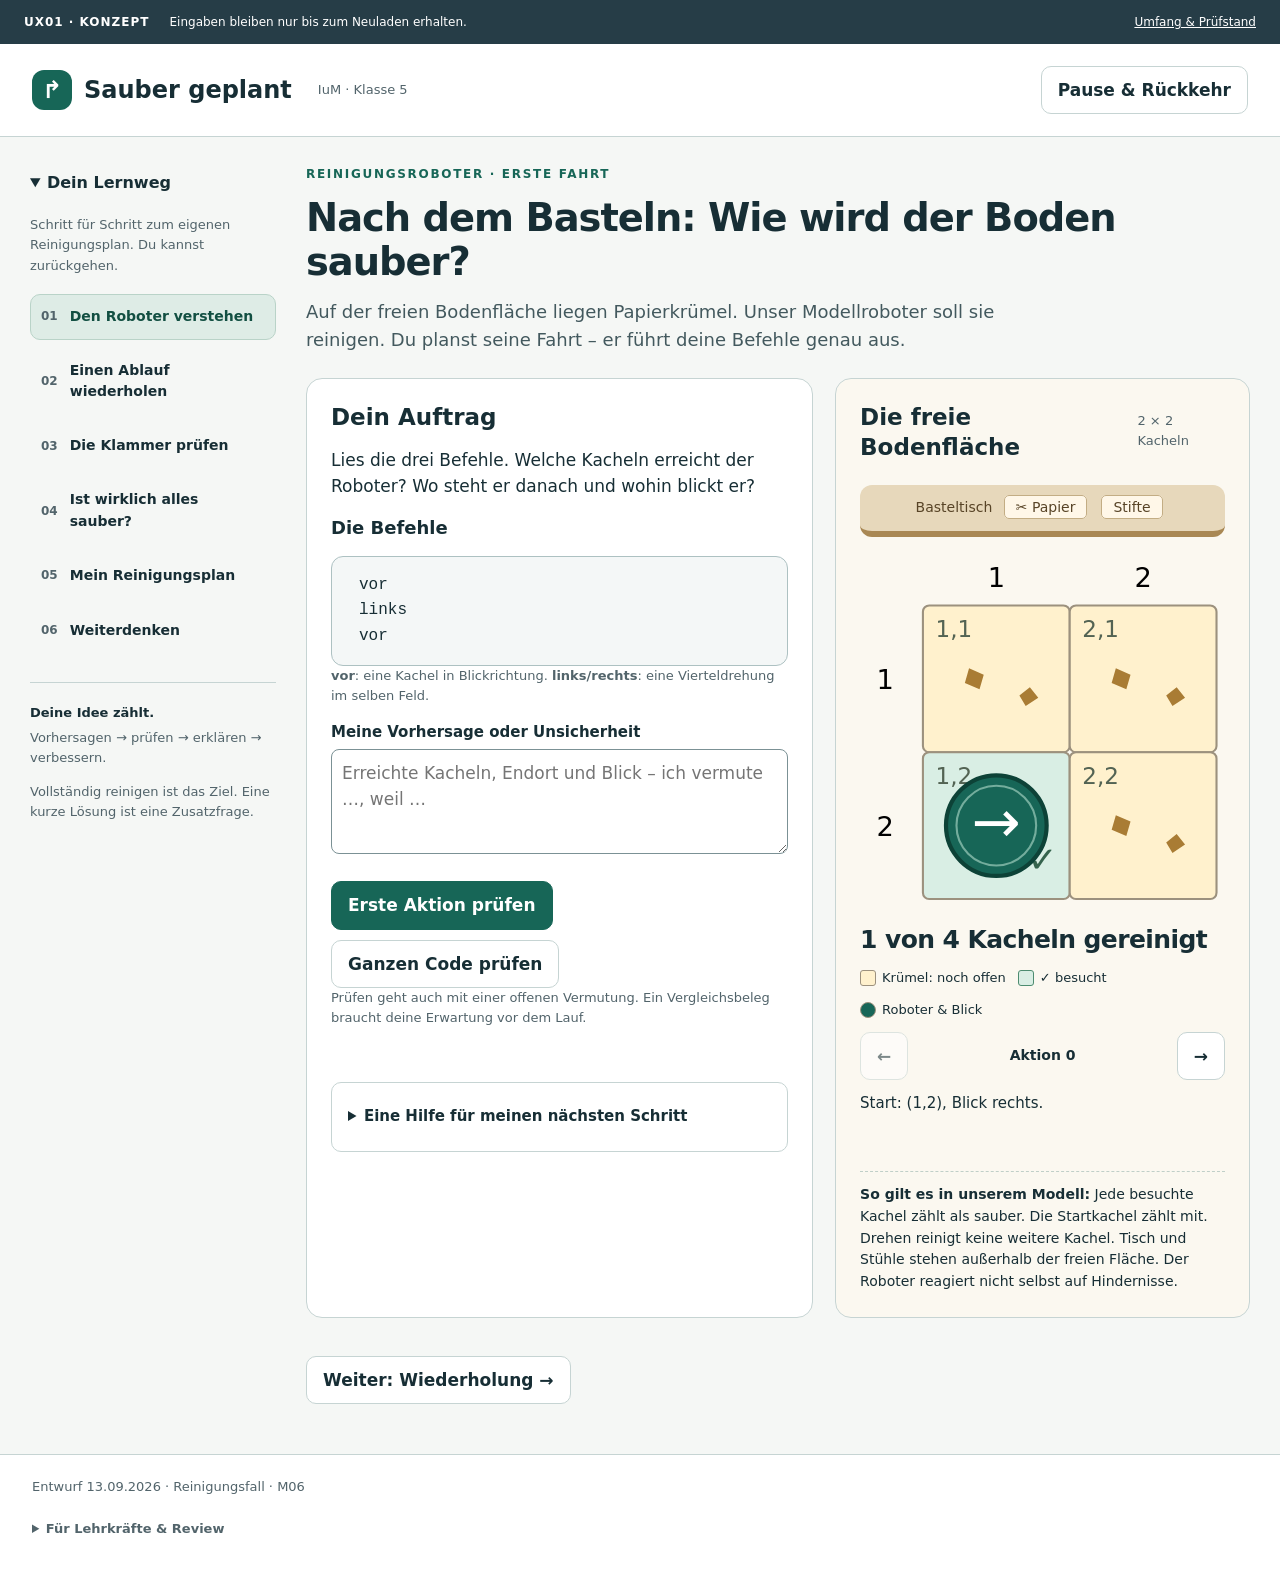
<file: composition-hybrid/assets/archiv/ium-v2-ux01/reinigungsfall.html>
<!doctype html>
<html lang="de">
<head>
  <meta charset="utf-8"><meta name="viewport" content="width=device-width,initial-scale=1">
  <title>Sauber geplant · Reinigungsroboter · IuM 5</title>
  <link rel="stylesheet" href="style.css"><link rel="stylesheet" href="reinigungsfall.css">
</head>
<body>
  <div class="concept"><strong>UX01 · KONZEPT</strong><span>Eingaben bleiben nur bis zum Neuladen erhalten.</span><a href="README.md">Umfang &amp; Prüfstand</a></div>
  <a class="skip" href="#main">Zum Inhalt</a>
  <header class="top"><a href="#einstieg" class="brand"><span class="brandmark">↱</span> Sauber geplant <small>IuM · Klasse 5</small></a><div class="top-actions"><button data-screen="rueckkehr" class="quiet">Pause &amp; Rückkehr</button></div></header>
  <div class="layout">
    <aside class="way"><details open id="way-details"><summary>Dein Lernweg</summary><p class="muted">Schritt für Schritt zum eigenen Reinigungsplan. Du kannst zurückgehen.</p><nav aria-label="Lernweg">
      <button data-screen="einstieg"><span>01</span> Den Roboter verstehen</button>
      <button data-screen="wiederholung"><span>02</span> Einen Ablauf wiederholen</button>
      <button data-screen="koerper"><span>03</span> Die Klammer prüfen</button>
      <button data-screen="flaeche"><span>04</span> Ist wirklich alles sauber?</button>
      <button data-screen="entwurf"><span>05</span> Mein Reinigungsplan</button>
      <button data-screen="transfer"><span>06</span> Weiterdenken</button>
    </nav><div class="way-note"><strong>Deine Idee zählt.</strong><p>Vorhersagen → prüfen → erklären → verbessern.</p><p>Vollständig reinigen ist das Ziel. Eine kurze Lösung ist eine Zusatzfrage.</p></div></details></aside>
    <main id="main" tabindex="-1"></main>
  </div>
  <footer><span>Entwurf 13.09.2026 · Reinigungsfall · M06</span><details><summary>Für Lehrkräfte &amp; Review</summary><p>Didaktisches Modell: Jede besuchte Kachel zählt als gereinigt, auch die Startkachel. Es modelliert weder Schmutzerkennung noch eine echte Staubsaugersteuerung. Bewegungen sind feste Abläufe; es gibt keine Sensorreaktionen. Die fünf Unterrichtseinheiten, Aufgaben, Belegkriterien und Lösungen stehen in der Planungsnotiz. Grafik und Code bleiben getrennte Lernprodukte; die Ablaufgrafik wird in diesem Prototyp auf Papier gezeichnet.</p><p>Keine dauerhafte Speicherung oder automatische Benotung. Die Belege sind flüchtige Kopien zum Vergleich. Eine erfolgreiche Fahrt ist kein Nachweis für eine richtige Erklärung. <a href="index.html">Früherer Prüffahrt-Entwurf</a>.</p></details></footer>
  <script src="reinigungsfall-core.js"></script><script src="reinigungsfall.js"></script>
</body>
</html>
</file>
<file: composition-hybrid/assets/runtime/review.css>
.review-scene h1{font-size:66px;line-height:1.09;margin-bottom:24px;max-width:1700px}.review-context{font-size:31px;line-height:1.3;margin:0 0 24px;color:#43594d}.review-pair{display:grid;grid-template-columns:1fr 1fr;gap:28px}.review-pair figure{margin:0}.review-pair figcaption{font-size:27px;line-height:1.3;margin:0 0 15px;color:#334c40}.review-pair figcaption b{display:block;color:#203c2e;font-size:32px;margin-bottom:5px}.review-image{display:block;position:relative;padding:0;border:1px solid #a7b6a8;background:#fff;cursor:zoom-in;border-radius:10px;overflow:hidden;width:100%;font:inherit;color:#213e32}.review-image img{display:block;width:100%;height:auto}.review-image span{display:block;padding:9px 14px;font-size:24px;background:#edf1e7;text-align:left}.review-bottom{display:flex;justify-content:space-between;align-items:center;gap:30px;margin-top:28px}.review-bottom p{font-size:33px;line-height:1.4;margin:0}.review-bottom small{font-size:25px;color:#405e4c}.review-link{font:inherit;font-size:25px;line-height:1.25;background:#f7f9ef;border:1px solid #7f9485;color:#2444ad;padding:13px 18px;border-radius:7px;cursor:pointer;text-align:left}.review-link:focus-visible,.review-image:focus-visible{outline:4px solid #2444ce;outline-offset:4px}.version-line{display:grid;grid-template-columns:repeat(3,1fr);gap:34px;margin-top:24px}.version-card{border-top:6px solid #8e7039;background:#fffef7;padding:23px 24px 20px;position:relative}.version-card:not(:last-child):after{content:'→';position:absolute;right:-29px;top:170px;font-size:34px;color:#6e5930}.version-date{font-size:25px;color:#66512c}.version-card h2{font-size:43px;margin:14px 0 22px;line-height:1.15}.version-card p{font-size:31px;line-height:1.27;min-height:120px;margin:19px 0}.version-code{height:175px;display:flex;flex-direction:column;justify-content:center;gap:25px;padding:21px;background:#eaf0e6;border-radius:10px}.version-code code{font:28px/1.3 ui-monospace,monospace;color:#213e32}.version-code span{font-size:25px;line-height:1.3;color:#43594d}.version-photo{display:block;width:100%;height:175px;object-fit:cover;object-position:50% 20%;border:1px solid #ccd5c5}.revision-turns{display:grid;grid-template-columns:1fr 1fr;gap:50px;margin-top:20px}.revision-turns p{font-size:27px;line-height:1.3;margin:0;color:#43594d}.version-method{font-size:32px;line-height:1.3;color:#5e4a25;margin-top:20px}.review-dialog{position:fixed;inset:24px;width:calc(100% - 48px);height:calc(100% - 48px);max-width:none;max-height:none;margin:0;border:2px solid #a98d52;border-radius:12px;padding:0;background:#f5f7ef;color:#203c2e}.review-dialog::backdrop{background:#081710e8}.review-dialog header{display:flex;align-items:center;justify-content:space-between;gap:20px;height:80px;padding:15px 25px;font-size:27px}.review-dialog header button{font:inherit;color:#2444ad;background:#fff;padding:10px 20px;border:1px solid #98a892;border-radius:7px;cursor:pointer}.review-detail{height:calc(100% - 80px);display:flex;justify-content:center;align-items:center;background:#e7ece3}.review-detail img{display:block;max-width:100%;max-height:100%;object-fit:contain}.review-detail iframe{border:0;width:100%;height:100%;background:white}

.review-pair .review-image img{height:390px;object-fit:contain;background:#f2f3f9}.review-bottom{margin-top:20px}.review-bottom p{font-size:31px}.review-bottom small{font-size:24px}
</file>
<file: composition-hybrid/assets/runtime/hybrid.css>
.hybrid-open{max-width:1510px;margin-top:50px}.hybrid-open .hybrid-large{font-size:68px;line-height:1.23;letter-spacing:-.02em;margin:0 0 42px;color:#2c4b3b}.hybrid-open>p:not(.hybrid-large){font-size:39px;line-height:1.4;margin:22px 0}.hybrid-muted{color:#4d6655!important;font-size:32px!important}.hybrid-channels{display:flex;gap:28px;position:absolute;bottom:130px;left:104px;right:104px}.hybrid-channels span{font-size:30px;padding:15px 25px;border:1px solid #a6b99f;border-radius:100px;color:#3e5c48}.hybrid-access{display:flex;align-items:center;flex-wrap:wrap;gap:18px 25px;margin-top:20px}.hybrid-access p{font-size:27px;margin:0;color:#46604e}.hybrid-copy{font:inherit;font-size:27px;padding:12px 19px;background:#edf3e7;border:1px solid #839b7d;border-radius:7px;color:#2444ad;cursor:pointer}.hybrid-copy:focus-visible{outline:4px solid #2444ad;outline-offset:4px}.hybrid-copy-status{font-size:24px;color:#46604e}.hybrid-invitation{margin-top:65px;padding:25px 32px;border-left:6px solid #95743d;background:#fffef7}.hybrid-invitation p{font-size:42px;line-height:1.35;margin:0 0 18px}#t2-testen-beobachten .hybrid-open{margin-top:35px}#t2-testen-beobachten .hybrid-large{font-size:60px}#a1-lernwege-verbessern h1{font-size:68px}
</file>
<file: composition-hybrid/assets/archiv/ium-reinigungsfall-v2/app.css>
@charset "UTF-8";
:root{--ink:#21372f;--muted:#52645b;--green:#145e50;--deep:#0e493e;--mint:#e5f1e9;--cream:#f7f5ee;--line:#d7dfd7;--white:#fff;--amber:#825318;--peach:#fff2dd;--shadow:0 6px 25px #1d403008}
*{box-sizing:border-box}body{margin:0;background:var(--cream);color:var(--ink);font-family:"Segoe UI",system-ui,sans-serif;line-height:1.55}button,input,textarea,select{font:inherit}button,a,input,textarea,select,summary{touch-action:manipulation}button{cursor:pointer}button:disabled{cursor:default;opacity:.45}a{color:var(--green);text-underline-offset:3px}button:focus-visible,a:focus-visible,input:focus-visible,textarea:focus-visible,select:focus-visible,summary:focus-visible{outline:3px solid #a25323;outline-offset:3px}button{border:1px solid var(--line);background:#fff;color:var(--ink);border-radius:10px;padding:10px 15px;font-weight:600;min-height:44px}button:hover:not(:disabled){background:var(--mint);border-color:#8fa99b}.primary{background:var(--green);color:white;border-color:var(--green)}.primary:hover:not(:disabled){background:var(--deep);color:white}.outline{border:1px solid #9bb3a5;background:transparent;border-radius:10px;padding:10px 15px;color:var(--green);font-weight:600;min-height:44px}.subtle{background:transparent;border-color:transparent}.icon-button{font-size:25px;line-height:1;padding:8px 14px}.skip{position:absolute;left:15px;top:-80px;background:#fff;padding:12px;z-index:20}.skip:focus{top:10px}.sr-only{position:absolute;width:1px;height:1px;overflow:hidden;clip:rect(0,0,0,0);white-space:nowrap}.version-bar{display:flex;justify-content:space-between;gap:15px;background:#e6ece5;color:#4b6053;padding:5px 28px;font-size:12px}.version-bar a{color:inherit}.header{display:flex;justify-content:space-between;align-items:center;padding:17px 28px;border-bottom:1px solid var(--line);gap:15px;background:#fafbf7}.brand{text-decoration:none;display:flex;align-items:center;gap:12px;color:var(--ink);font-size:22px;font-weight:750;letter-spacing:-.5px}.brand-icon{display:grid;place-items:center;width:43px;height:43px;background:var(--green);border-radius:13px;color:#fff;font-size:30px}.brand small{display:block;font-size:11px;letter-spacing:.5px;font-weight:500;color:var(--muted)}.header-actions{display:flex;gap:6px}.shell{max-width:1490px;margin:auto;display:grid;grid-template-columns:210px minmax(0,1fr)}.sidebar{padding:28px 14px 24px 22px;border-right:1px solid var(--line)}.sidebar summary{font-size:12px;text-transform:uppercase;letter-spacing:1.3px;font-weight:700;cursor:pointer;padding:6px 4px 17px}.sidebar nav{display:grid;gap:5px}.nav-item{text-align:left;display:flex;align-items:center;gap:11px;background:transparent;border-color:transparent;padding:10px 9px;font-size:13px;font-weight:500;line-height:1.35}.nav-item[aria-current="step"]{background:var(--mint);border-color:#c4d7c8;color:var(--green);font-weight:700}.nav-number{font-size:11px;color:var(--muted);min-width:21px}.nav-item[aria-current="step"] .nav-number{color:var(--green)}.side-note{margin:30px 10px 0;font-size:12px;border-top:1px solid var(--line);padding-top:20px}.small-caps,.eyebrow{font-size:11px;font-weight:750;letter-spacing:1.5px;text-transform:uppercase;color:var(--green)}.muted{color:var(--muted);font-size:13px}.side-note p{line-height:1.7}main{padding:27px 32px 35px;min-width:0}main:focus{outline:none}.intro{max-width:850px;margin-bottom:22px}.intro h1{font-size:clamp(26px,2.7vw,37px);line-height:1.15;letter-spacing:-1px;max-width:790px;margin:10px 0 12px;font-weight:750}.intro .lead{margin:0;color:var(--muted);font-size:16px;max-width:790px}.goal-line{display:flex;gap:8px;margin:12px 0 0;font-size:13px;color:var(--green);align-items:baseline}.goal-line strong{white-space:nowrap}.workspace{display:grid;grid-template-columns:minmax(280px,1fr) minmax(315px,1.05fr);gap:22px;align-items:start}.panel{background:white;border:1px solid var(--line);border-radius:17px;padding:23px;box-shadow:var(--shadow);min-width:0}.panel h2{font-size:19px;letter-spacing:-.3px;margin:0 0 10px}.panel h3{font-size:15px;margin:19px 0 9px}.panel p{margin:8px 0 15px}.task-text{font-size:15px}.stage{position:sticky;top:18px;background:#fcfdf9;padding:20px 23px}.stage-heading{display:flex;justify-content:space-between;align-items:baseline;gap:10px}.stage-heading h2{font-size:17px}.room-size{font-size:12px;color:var(--muted)}.scenery{border-radius:8px;background:#eadfc7;text-align:center;font-size:11px;letter-spacing:1px;color:#67583f;padding:5px;margin:2px auto 12px;max-width:330px}.room{display:grid;gap:5px;max-width:330px;margin:0 auto;justify-content:center}.tile{position:relative;aspect-ratio:1;border-radius:9px;border:1px solid #d7c69f;background:#fff0cd;min-height:0;padding:0;font-weight:400;display:grid;place-items:center}.tile.clean{background:#deece0;border-color:#b9cdbb}.tile button{all:unset}.tile.selectable:hover{background:#fce1a2}.tile.selected{box-shadow:inset 0 0 0 3px #98531e;border-color:#98531e}.tile .coordinate{position:absolute;left:6px;top:3px;font-size:10px;color:#566250;line-height:1.3}.crumbs{color:#a7762a;display:flex;gap:12px;align-items:center;font-size:19px;transform:rotate(-10deg)}.crumbs i{font-style:normal;display:block;transform:rotate(35deg);font-size:13px}.clean-mark{color:#51765c;font-size:22px}.robot{width:62%;height:62%;max-width:62px;background:var(--green);border:3px solid #0e4c3e;box-shadow:0 3px 5px #0e4c3e22,inset 0 0 0 3px #4d8978;border-radius:50%;display:grid;place-items:center;color:white;font-size:29px;line-height:1;z-index:1}.prediction-marker{position:absolute;bottom:4px;right:5px;background:#fff8eb;color:#814711;font-size:10px;font-weight:700;padding:1px 4px;border-radius:4px;z-index:2}.room-key{display:flex;justify-content:center;gap:13px;font-size:11px;margin:9px 0;color:var(--muted)}.room-key span{white-space:nowrap}.counter{font-size:14px;display:flex;justify-content:space-between;align-items:center;border-bottom:1px solid var(--line);padding:10px 0;margin:0}.counter strong{font-size:17px}.state-line{font-size:13px;margin:11px 0 8px!important;min-height:20px}.execution-label{color:var(--green);background:var(--mint);border-radius:8px;padding:9px 11px;font-size:13px;min-height:40px;margin:12px 0 0}.execution-label strong{font-family:Consolas,monospace}.play-controls{display:flex;flex-wrap:wrap;gap:7px;margin:12px 0 0}.play-controls button{padding:8px 11px;font-size:13px}.model-note{font-size:11px;color:var(--muted);margin:13px 0 0!important}.code-display{border:1px solid #d0dfd5;border-radius:10px;background:#eff5f0;padding:12px 13px;font-family:Consolas,"Cascadia Code",monospace;font-size:16px;line-height:2.1;overflow-wrap:anywhere}.code-line{display:block}.code-line .line-number{display:inline-block;width:21px;font-size:11px;color:#657a6b;user-select:none}.token{padding:3px 4px;border-radius:4px}.token.active{background:var(--green);color:white;outline:2px solid var(--green);outline-offset:1px;font-weight:700}.repeat-word{color:#5d486b}.code-display .pending{color:#865119;text-decoration:underline dotted}.code-input{font-family:Consolas,"Cascadia Code",monospace;line-height:1.65;font-size:15px;min-height:170px;background:#f5f8f3}.field-label,label{display:block;font-size:13px;font-weight:600;margin:13px 0 6px}textarea,input[type=text],select{border:1px solid #aebfb1;border-radius:8px;background:white;padding:10px 11px;width:100%;color:var(--ink)}textarea{resize:vertical;min-height:80px}select{min-height:44px}.toolbar{display:flex;flex-wrap:wrap;gap:6px;margin:8px 0}.toolbar button{font-size:12px;padding:7px 9px;min-height:38px}.syntax{font-size:11px;color:var(--muted)}.prediction-box{padding-top:3px}.prediction-box fieldset{padding:0;border:0;margin:10px 0}.prediction-box legend{font-size:13px;font-weight:600;margin-bottom:7px}.direction-options{display:flex;gap:6px}.direction-options button{flex:1;padding:6px 9px;min-width:0;font-size:12px}.direction-options button[aria-pressed=true]{background:var(--peach);border-color:#a9672c;color:#77491a}.prediction-summary{font-size:12px;color:var(--muted);margin-bottom:5px!important}.help{border-top:1px solid var(--line);margin-top:18px;padding-top:13px;font-size:13px}.help summary{cursor:pointer;min-height:36px;color:var(--green);font-weight:650}.help p{font-size:13px}.hint{padding:10px 12px;margin:8px 0!important;background:#f3f6ef;border-radius:8px}.hint-number{font-size:11px;text-transform:uppercase;color:var(--green);font-weight:700;letter-spacing:.7px}.feedback{padding:14px 15px;border-radius:10px;background:var(--mint);margin:16px 0 0;font-size:14px;border:1px solid #bdd5c2}.feedback.warn{background:#fff3df;border-color:#ead0a4}.feedback.neutral{background:#eef2f7;border-color:#d0dae3}.feedback strong{display:block}.feedback p{font-size:13px;margin:5px 0 0!important}.criteria{list-style:none;padding:0;margin:10px 0 0}.criteria li{display:flex;gap:8px;font-size:13px;padding:4px 0}.criteria .met{color:var(--green)}.criteria .unmet{color:#86521b}.criteria-symbol{min-width:15px;font-weight:750}.notice{font-size:13px;color:#834716;margin:10px 0!important;min-height:1px}.expansion{margin-top:12px;background:#f4f5ef;border-radius:9px;padding:12px;font-size:13px}.cycle{display:inline-block;background:white;border:1px solid #b3c9b7;padding:7px 10px;border-radius:8px;margin:4px 5px 4px 0}.cycle small{display:block;color:var(--muted);font-size:10px}.after-work{margin-top:22px;display:grid;gap:18px}.reflection-header{display:flex;gap:10px;align-items:baseline;justify-content:space-between}.reflection-header span{font-size:12px;color:var(--muted)}.reflection-question{font-size:17px;font-weight:650!important}.reflection-actions{display:flex;gap:8px;flex-wrap:wrap;margin-top:12px}.choice-list{display:grid;gap:8px;margin:15px 0}.choice-list label{display:flex;gap:11px;align-items:flex-start;background:#f7f9f4;border:1px solid var(--line);border-radius:10px;padding:12px;margin:0;font-size:14px;font-weight:400;cursor:pointer}.choice-list input{accent-color:var(--green);margin-top:5px;width:17px;height:17px;flex-shrink:0}.choice-list label:has(input:checked){background:var(--mint);border-color:#759a83}.question-block .primary{font-size:13px}.step-footer{display:flex;justify-content:space-between;align-items:center;gap:15px;margin:25px 0 0}.step-footer p{font-size:12px;color:var(--muted);margin:0}.step-footer button{max-width:65%;text-align:left}.paper-flow{display:flex;flex-wrap:wrap;gap:5px;align-items:center;margin:12px 0}.paper-flow span{border:1px solid #b5c4b5;background:#f7faf3;border-radius:7px;padding:7px;font-size:12px}.paper-flow .body-bracket{border:2px solid var(--green);background:var(--mint)}.record{border-left:3px solid #b5cdbb;padding:0 0 0 13px;margin:15px 0}.record pre{white-space:pre-wrap;overflow-wrap:anywhere;background:#f4f7f1;padding:9px;font-size:12px}.record p{font-size:13px;white-space:pre-wrap}.transfer-layout{display:grid;grid-template-columns:1fr 1fr;gap:20px}.wide-panel{max-width:900px}.station-states{display:flex;align-items:center;gap:6px;flex-wrap:wrap;margin:12px 0 18px}.station-states span{padding:7px 12px;border-radius:20px;background:#edf3e9;border:1px solid #c5d4bc;font-size:12px}.plans{display:grid;grid-template-columns:1fr 1fr;gap:12px}.plan-card{background:#f0f5ef;padding:15px;border-radius:12px;font-size:14px}.plan-card strong{font-size:12px;text-transform:uppercase;letter-spacing:1px;color:var(--green)}.plan-card pre{font-family:Consolas,monospace;white-space:pre-wrap;line-height:1.8;font-size:14px}.subsection{margin-top:20px}.subsection summary{cursor:pointer;font-size:16px;font-weight:650;min-height:44px;padding:8px 0}.completion{border-top:3px solid var(--green)}.skills-list{padding-left:20px;font-size:14px}.skills-list li{margin:8px 0}.save-options{display:flex;flex-wrap:wrap;gap:10px;margin:18px 0}.file-label{display:inline-flex;align-items:center;margin:0;cursor:pointer}.checkbox-line{display:flex;align-items:center;gap:10px;font-size:14px}.checkbox-line input{width:18px;height:18px;accent-color:var(--green)}dialog{border:1px solid var(--line);border-radius:19px;max-width:620px;width:calc(100% - 30px);padding:25px;box-shadow:0 25px 90px #153f3340;color:var(--ink)}dialog::backdrop{background:#17332dcc;backdrop-filter:blur(3px)}.dialog-head{display:flex;align-items:center;justify-content:space-between;gap:15px}.dialog-head h2{font-size:23px;margin:0}.dialog-head button{flex-shrink:0}footer{display:flex;justify-content:space-between;gap:15px;flex-wrap:wrap;border-top:1px solid var(--line);padding:18px 28px;font-size:11px;color:var(--muted)}.resume-banner{display:flex;justify-content:space-between;align-items:center;gap:12px;border:1px solid #b9ccb7;background:#edf4e9;border-radius:12px;padding:12px 16px;margin-bottom:18px;font-size:13px}.resume-banner button{font-size:12px}.stale{background:#f6f0e6;border:1px dashed #bda983;padding:8px 10px;border-radius:8px;font-size:12px;margin:8px 0}.criteria-note{font-size:12px;color:var(--muted)}
.room-map{position:relative;margin:0 auto}.path-overlay{position:absolute;inset:0;width:100%;height:100%;pointer-events:none;z-index:1}.room-map .robot{z-index:2}.stage .play-controls{margin:4px 0 13px}.stage .play-controls button{font-size:12px;padding:7px 9px}.scenery{margin-top:8px}.record pre,.help pre{white-space:pre-wrap;overflow-wrap:anywhere}
.sequence-strip{list-style:none;padding:0;display:flex;flex-wrap:wrap;gap:7px;counter-reset:actions}.sequence-strip li{counter-increment:actions;border:1px solid #a7c0ac;border-radius:8px;padding:10px 12px;background:var(--mint);font-family:Consolas,monospace;font-size:15px}.sequence-strip li:before{content:counter(actions) ' · ';font-size:11px;color:var(--muted)}.sequence-strip .empty-slot{background:#f7f8f3;color:var(--muted);border-style:dashed}.sequence-strip .empty-slot:before{content:''}
.mobile-jump,.mobile-code{display:none}
@media(max-width:630px){.mobile-jump{display:block;font-size:12px;min-height:44px;margin:8px 0 12px;color:var(--green);background:#f0f5ed}.mobile-code{display:block;margin:10px 0}.mobile-code .code-display{font-size:14px;line-height:1.7;padding:8px 10px}}
@media(min-width:1400px){main{padding-left:42px;padding-right:42px}.workspace{gap:28px}.panel{padding:26px}}
@media(max-width:1080px){.shell{grid-template-columns:177px minmax(0,1fr)}.sidebar{padding:22px 9px}.nav-item{font-size:12px;gap:6px}main{padding:22px 20px}.workspace{gap:14px;grid-template-columns:minmax(255px,1fr) minmax(275px,1fr)}.panel{padding:17px}.header{padding:15px 20px}.intro h1{font-size:29px}}
@media(max-width:850px){.shell{display:block}.sidebar{padding:8px 18px;border-right:0;border-bottom:1px solid var(--line)}.sidebar summary{padding:8px 0;font-size:11px;min-height:38px}.sidebar nav{grid-template-columns:repeat(3,1fr);padding:7px 0}.side-note{display:none}.nav-item{padding:9px;min-height:42px}.workspace{grid-template-columns:minmax(260px,1fr) minmax(280px,1fr)}.stage{top:10px}.header{padding:13px 18px}.brand{font-size:20px}.version-bar{padding:5px 18px}main{padding:22px 20px}.intro h1{max-width:650px}.intro{margin-bottom:18px}}
@media(max-width:630px){.brand small{font-size:9px}.brand{font-size:18px;gap:8px}.brand-icon{width:34px;height:34px;font-size:25px}.header{flex-wrap:wrap;gap:8px}.header-actions{margin-left:auto}.header-actions button{font-size:11px;padding:7px 9px;min-height:38px}.version-bar{font-size:10px;gap:8px}.sidebar nav{grid-template-columns:repeat(2,1fr)}main{padding:20px 14px}.intro h1{font-size:28px;letter-spacing:-.7px}.intro .lead{font-size:14px}.goal-line{font-size:12px;display:block}.goal-line strong{margin-right:6px}.workspace{display:flex;flex-direction:column;gap:14px}.workspace>.panel{width:100%}.stage{position:static}.panel{padding:18px}.room{max-width:310px}.transfer-layout,.plans{grid-template-columns:1fr}.stage-heading h2{font-size:18px}.step-footer{align-items:flex-start}.step-footer button{font-size:13px}.reflection-header{display:block}.reflection-header span{display:block;margin-bottom:8px}.after-work{margin-top:15px}.resume-banner{flex-wrap:wrap}.direction-options button{min-height:44px}.file-label{font-size:13px}footer{padding:17px;gap:8px}.model-note{font-size:12px}}
@media(prefers-reduced-motion:no-preference){button,a{transition:background .15s,border-color .15s}.robot{transition:transform .16s}}
@media print{.header-actions,.sidebar,.version-bar,.play-controls,.toolbar,.step-footer,footer,dialog,.reflection-actions{display:none}.shell,.workspace{display:block}main{padding:0}.stage{position:static}.panel{break-inside:avoid;box-shadow:none;margin:10px 0}.code-input{min-height:170px}.help{display:none}body{background:white}}
</file>
<file: composition-hybrid/assets/archiv/ium-v2-ux01/style.css>
:root{--ink:#172e35;--muted:#52646b;--accent:#176657;--pale:#edf6f1;--line:#c6d4d3;--sand:#fbf8f0;--orange:#965316;--error:#a33428;--focus:#7a3cd0;--paper:#fff;--radius:16px}*{box-sizing:border-box}body{margin:0;font:17px/1.55 system-ui,-apple-system,"Segoe UI",sans-serif;background:#f5f7f5;color:var(--ink)}button,input,select,textarea{font:inherit}button,a,input,select,textarea,summary{touch-action:manipulation}button,summary{cursor:pointer}a{color:var(--accent)}button{min-height:46px;padding:10px 16px;border:1px solid var(--line);border-radius:10px;background:white;color:var(--ink);font-weight:650;text-align:center}button:hover{background:var(--pale);border-color:var(--accent)}button:disabled{opacity:.55;cursor:default}button.primary{background:var(--accent);border-color:var(--accent);color:white}button.primary:hover{background:#0d5144}button.quiet{background:transparent}button[aria-pressed=true]{background:#d9ece4;border-color:var(--accent)}:focus-visible{outline:3px solid var(--focus);outline-offset:3px}input,select,textarea{width:100%;min-height:46px;padding:10px;border:1.5px solid #7b9195;border-radius:8px;color:var(--ink);background:white}textarea{min-height:105px;resize:vertical}label{display:block;font-size:15px;font-weight:650;margin:8px 0 5px}h1,h2,h3,p{margin:0 0 14px}h1{font-size:clamp(28px,3vw,42px);line-height:1.15;letter-spacing:-1px;max-width:820px}h2{font-size:23px;line-height:1.3}h3{font-size:18px}p:last-child{margin-bottom:0}small,.muted{color:var(--muted)}.concept{display:flex;align-items:center;gap:20px;padding:8px 24px;background:#263d47;color:#fff;font-size:12px;line-height:1.4}.concept strong{white-space:nowrap;letter-spacing:1px}.concept a{color:white;margin-left:auto;min-height:28px;display:flex;align-items:center}.top{display:flex;align-items:center;justify-content:space-between;padding:22px 32px;background:white;border-bottom:1px solid var(--line);gap:16px}.brand{display:flex;align-items:center;gap:12px;color:var(--ink);font-size:24px;font-weight:760;text-decoration:none}.brand small{font-size:13px;font-weight:500;margin-left:14px}.brandmark{display:grid;place-items:center;width:40px;height:40px;background:var(--accent);color:white;border-radius:12px}.top-actions{display:flex;align-items:center;gap:14px}.status{font-size:13px;color:#3d565d}.layout{max-width:1510px;margin:auto;display:grid;grid-template-columns:246px minmax(0,1fr);gap:30px;padding:28px 30px 50px}.way{padding-top:6px}.way summary{font-size:16px;font-weight:750;min-height:44px}.way .muted{font-size:13px;margin-bottom:18px}.way nav{display:grid;gap:9px}.way nav button{text-align:left;display:flex;gap:12px;align-items:center;font-size:14px;background:transparent;border:1px solid transparent;font-weight:600;padding:10px}.way nav button span{color:var(--muted);font-size:12px}.way nav button[aria-current=page]{background:#deece6;border-color:#b9d3c8;color:#124f42}.way-note{border-top:1px solid var(--line);margin-top:28px;padding-top:20px;font-size:13px}.way-note p{margin-top:5px;color:var(--muted)}main{min-width:0}main:focus{outline:none}.eyebrow{font-size:12px;font-weight:800;text-transform:uppercase;letter-spacing:1.7px;color:var(--accent);margin-bottom:12px}.lead{font-size:18px;max-width:770px;color:#43595e;margin-bottom:24px}.card{padding:24px;background:white;border:1px solid var(--line);border-radius:var(--radius);margin-bottom:18px}.card.soft{background:var(--sand)}.split{display:grid;grid-template-columns:1fr 1fr;gap:22px}.start-split{grid-template-columns:minmax(0,1.1fr) minmax(260px,.9fr)}.row{display:flex;align-items:center;gap:10px;flex-wrap:wrap}.actions{margin-top:20px;display:flex;gap:10px;flex-wrap:wrap}.micro{font-size:13px;color:var(--muted)}.number{display:inline-grid;place-items:center;min-width:30px;height:30px;border-radius:50%;font-size:15px;background:var(--pale);color:var(--accent);margin-right:8px}.command-strip{display:flex;align-items:center;gap:8px;flex-wrap:wrap;margin:15px 0}.command-strip span{background:#e9f0f0;border:1px solid var(--line);border-radius:7px;padding:7px 12px}.command-strip span.current{background:#fff0d7;border:2px solid var(--orange)}.grid-wrap{max-width:410px;margin:auto}.grid-svg{width:100%;height:auto;display:block}.grid-svg text{font-family:system-ui,sans-serif}.legend{display:flex;justify-content:space-between;gap:10px;font-size:13px;color:var(--muted);margin-top:8px}.prediction{display:grid;grid-template-columns:1fr 1fr 1.25fr;gap:10px}.feedback{padding:17px 18px;margin:16px 0;border-left:5px solid var(--accent);border-radius:7px;background:var(--pale)}.feedback.warn{border-color:var(--orange);background:#fff5e5}.feedback.error{border-color:var(--error);background:#fff0ed}.feedback p{margin:6px 0 0}.feedback .micro{color:#435356}.code{background:#f4f7f7;border:1px solid #adc1c2;border-radius:12px;padding:16px;font-size:15px}.body-frame{border:2px solid var(--accent);border-radius:9px;padding:10px;margin:10px 0;background:#fff}.body-frame .caption{font-size:12px;color:var(--accent);font-weight:750;margin-bottom:8px}.code-row{display:flex;align-items:center;justify-content:space-between;gap:8px;border:1px solid #d0dada;padding:8px 10px;margin:7px 0;border-radius:7px;background:white;min-height:46px}.code-row.current{outline:2px solid var(--orange);background:#fff4e2}.code-row .n{color:#50666b;font-size:12px;padding-right:10px}.code-row button{font-size:12px;min-height:44px;padding:8px}.code pre{white-space:pre-wrap;font:16px/1.6 ui-monospace,Consolas,monospace}.tag{display:inline-block;border-radius:6px;background:#ecf0f1;padding:3px 8px;font-size:12px;font-weight:650}.tabs{display:flex;gap:7px;margin-bottom:14px}.step-controls{display:flex;gap:8px;align-items:center;flex-wrap:wrap;margin-top:12px}.step-controls strong{font-size:14px;margin:0 auto}.trace{width:100%;border-collapse:collapse;font-size:14px;margin-top:14px}.trace th,.trace td{padding:10px;text-align:left;border-bottom:1px solid var(--line);vertical-align:top}.trace th{background:#eef3f2}.trace .selected{background:#fff4df}.trace label{margin:0;font-size:14px;font-weight:500}.trace input[type=checkbox]{width:20px;min-height:20px;margin:5px 8px 5px 0}.trace caption{text-align:left;font-size:14px;font-weight:750;padding:8px 0}details.help{padding:12px 16px;border:1px solid var(--line);border-radius:10px;margin:12px 0;background:#fff}details.help summary{min-height:44px;display:list-item;font-size:15px;font-weight:650;padding:10px 0}details.help p{font-size:15px}.savebar{border-top:1px solid var(--line);padding-top:15px;display:flex;align-items:center;gap:14px;flex-wrap:wrap}.savebar p{font-size:13px;flex:1;margin:0}.receipt{font-size:14px;color:var(--accent)}.return-layout{max-width:790px}.facts{display:grid;grid-template-columns:145px 1fr;gap:10px;font-size:15px}.facts dt{color:var(--muted)}.facts dd{margin:0;font-weight:600}.choice{padding:17px;border:1px solid var(--line);border-radius:10px;background:white;margin:12px 0}.choice p{font-size:14px;color:var(--muted);margin:8px 0}.pill{font-size:12px;color:var(--accent);border:1px solid #9cbab0;border-radius:20px;padding:4px 9px}.function-cards{display:grid;grid-template-columns:1fr 1fr;gap:12px}.function-cards article{padding:16px;border:1px solid var(--line);border-radius:10px}.function-cards p{font-size:14px}.quote{font-size:20px;line-height:1.5;margin:18px 0;color:#284c45}.checklist{padding-left:20px;font-size:15px}.checklist li{margin:8px 0}footer{padding:22px 32px;background:white;border-top:1px solid var(--line);font-size:13px;color:var(--muted)}footer details{max-width:900px;margin-top:12px}footer summary{min-height:44px;padding:10px 0;font-weight:650}.skip{position:absolute;left:10px;top:-100px;background:white;z-index:10;padding:10px}.skip:focus{top:10px}.sr{position:absolute;width:1px;height:1px;padding:0;overflow:hidden;clip:rect(0,0,0,0);white-space:nowrap;border:0}[hidden]{display:none!important}
@media(max-width:1050px){.layout{grid-template-columns:195px minmax(0,1fr);gap:20px;padding:24px 20px}.split{grid-template-columns:1fr}.start-split{grid-template-columns:1fr}.grid-wrap{max-width:335px}.brand small{display:none}}
@media(max-width:650px){body{font-size:16px}.concept{padding:8px 14px;gap:8px;flex-wrap:wrap;font-size:11px}.concept span{flex-basis:100%;order:2}.concept a{font-size:11px}.top{padding:15px 16px;align-items:flex-start}.brand{font-size:21px;gap:8px}.brandmark{width:32px;height:32px}.top-actions{display:flex;flex-direction:column;gap:5px;align-items:flex-end}.top-actions button{font-size:12px;padding:7px 9px;min-height:44px}.status{font-size:11px;max-width:130px}.layout{display:block;padding:16px 14px 30px}.way{margin-bottom:20px;padding:12px 14px;background:white;border:1px solid var(--line);border-radius:10px}.way details>summary{padding:8px 0}.way-note{display:none}.way nav{gap:3px}.way .muted{margin:3px 0 10px}h1{font-size:30px}.lead{font-size:16px}.card{padding:17px;margin-bottom:14px;border-radius:12px}.split{gap:0}.eyebrow{font-size:11px}.prediction{grid-template-columns:1fr 1fr}.prediction>div:last-child{grid-column:1/-1}.actions{gap:8px}.actions button{flex:1}.facts{grid-template-columns:1fr;gap:5px}.facts dd{margin-bottom:10px}.function-cards{grid-template-columns:1fr}.trace{font-size:12px}.trace th,.trace td{padding:8px 5px}.code-row{padding:6px 8px}.row{gap:8px}footer{padding:20px 16px}.return-layout{max-width:100%}.savebar button{width:100%}}
@media(prefers-reduced-motion:reduce){*{scroll-behavior:auto!important}}
</file>
<file: composition-hybrid/assets/publikum.css>
:root{--paper:#f7f5ed;--card:#fffdf7;--ink:#19382f;--muted:#4b625a;--line:#ced8cd;--accent:#80602c;--soft:#e8eee4}*{box-sizing:border-box}html{scroll-behavior:smooth;scroll-padding-top:100px}body{margin:0;background:var(--paper);color:var(--ink);font:18px/1.7 system-ui,sans-serif}a{color:#275a4a;text-underline-offset:4px}a:hover{text-decoration-thickness:2px}a:focus-visible,summary:focus-visible,button:focus-visible{outline:3px solid #a1752c;outline-offset:5px}header{position:sticky;top:0;z-index:10;display:flex;gap:24px;flex-wrap:wrap;align-items:center;background:#17382fee;color:#fffdf3;border-bottom:1px solid #466357;padding:15px max(22px,calc((100% - 1120px)/2));backdrop-filter:blur(12px)}header a{color:#fff9e8;text-decoration:none;font-size:15px}header a:first-child{color:#edcb8d;font-weight:700}main{max-width:1120px;margin:64px auto;padding:0 24px 80px}h1{max-width:950px;margin:14px 0 25px;font-size:clamp(36px,5vw,62px);line-height:1.08;letter-spacing:-.035em}h2{font-size:clamp(27px,3vw,37px);line-height:1.2;margin:0 0 23px;letter-spacing:-.025em}h3{font-size:22px;line-height:1.35;margin:29px 0 13px}p{margin:0 0 19px}p,li{max-width:900px}article{padding:48px 0;border-bottom:1px solid var(--line)}.eyebrow{font-size:12px;line-height:1.4;letter-spacing:.11em;text-transform:uppercase;color:var(--accent);font-weight:750;margin-bottom:13px}.lead{font-size:23px;line-height:1.55;max-width:900px}.intro-note,.note,.document-note{color:var(--muted);font-size:16px}.hero-links,.resource-links{display:flex;flex-wrap:wrap;gap:12px;margin:30px 0}.hero-links a,.resource-links a{display:block;padding:11px 17px;border:1px solid #adc0b0;border-radius:8px;text-decoration:none;background:var(--card);font-size:16px}.hero-links a:first-child{background:var(--ink);color:#fff9e8;border-color:var(--ink)}.route{margin:35px 0;padding:15px 18px;border-left:3px solid #ab8346;background:var(--soft);font-size:16px}.contents{margin:42px 0 15px;padding:26px 30px;background:var(--card);border:1px solid var(--line);border-radius:12px}.contents h2{font-size:22px;margin:0 0 14px}.contents ol{columns:2;gap:36px;padding-left:22px;margin:0}.contents li{break-inside:avoid;font-size:16px;margin:5px 0}ol,ul{padding-left:25px}li{margin:9px 0}blockquote{margin:26px 0;padding:22px 27px;border-left:4px solid #af884b;background:var(--soft);font-size:20px}blockquote p:last-child{margin:0}.source-line{font-size:14px;color:var(--muted);margin-top:24px}.source-line a{margin-right:9px}.table-wrap{overflow:auto;margin:23px 0}table{width:100%;border-collapse:collapse;font-size:16px;background:var(--card)}th,td{padding:14px 17px;text-align:left;vertical-align:top;border-bottom:1px solid var(--line)}th{background:#e4ebe1}th:last-child,td:last-child{white-space:normal}code{padding:2px 6px;background:#e7e9df;border-radius:4px;font-size:.9em;overflow-wrap:anywhere}pre{white-space:pre-wrap;overflow-wrap:anywhere;background:var(--soft);padding:20px;font-size:15px}img{max-width:100%;height:auto;display:block}figure{margin:26px 0}figcaption{font-size:14px;color:var(--muted);margin-top:11px}.image-pair{display:grid;grid-template-columns:1fr 1fr;gap:22px;margin:25px 0}.image-pair figure{margin:0;background:var(--card);border:1px solid var(--line);padding:12px;border-radius:8px}.image-pair img{aspect-ratio:16/9;object-fit:contain;background:#e8ece6}details{margin:24px 0;background:var(--card);border:1px solid var(--line);border-radius:8px;padding:18px 22px}summary{font-weight:650;cursor:pointer;color:var(--ink)}details[open] summary{margin-bottom:18px}.year-total{display:flex;align-items:baseline;gap:12px;padding:23px 27px;background:var(--ink);color:#fff9e9;border-radius:10px 10px 0 0}.year-total strong{font-size:62px;line-height:1}.year-total span{font-size:19px}.year-band{display:flex;min-height:95px;background:var(--soft);border:1px solid var(--line);border-top:0}.year-band div{flex-basis:0;display:flex;flex-direction:column;justify-content:center;align-items:center;gap:3px;border-right:2px solid var(--paper);font-size:12px;line-height:1.4;text-align:center;padding:8px 1px}.year-band b{font-size:25px}.year-band .highlight{background:#e9cb8f}.year-band .extra{background:#d7e1d1}.step-grid{display:grid;grid-template-columns:repeat(3,1fr);gap:12px;margin:25px 0}.step-card{padding:18px;background:var(--soft);border-radius:8px}.step-card small{display:block;color:var(--muted);font-size:12px;letter-spacing:.06em}.step-card strong{display:block;margin:4px 0;font-size:18px}.step-card span{color:var(--accent);font-weight:700}.timeline{list-style:none;padding:0;margin:25px 0}.timeline li{position:relative;margin:0 0 0 10px;padding:0 0 29px 30px;border-left:2px solid #a1b39f;max-width:100%}.timeline li:before{content:'';position:absolute;width:12px;height:12px;border-radius:50%;background:#967136;left:-7px;top:7px}.timeline h3{margin:0 0 10px}.timeline p{font-size:17px}.callout{padding:25px 29px;background:var(--soft);border-left:4px solid #9a773e;margin:26px 0}.callout p:last-child{margin:0}.cards{display:grid;grid-template-columns:1fr 1fr;gap:20px}.resource-card{display:block;padding:25px;background:var(--card);border:1px solid var(--line);border-radius:12px;text-decoration:none}.resource-card h3{margin:0 0 11px}.resource-card p{font-size:16px;color:var(--muted);margin:0 0 13px}.resource-card span{font-size:15px;font-weight:700}.footer-note{margin-top:44px;font-size:14px;color:var(--muted)}.sources{font-size:16px}.back{margin-top:20px;font-size:14px}@media(max-width:680px){body{font-size:17px}header{gap:12px 20px;padding:13px 20px;position:relative}main{margin:33px auto;padding:0 20px 50px}.lead{font-size:20px}.contents{padding:21px}.contents ol{columns:1}.image-pair,.cards{grid-template-columns:1fr}.step-grid{grid-template-columns:1fr 1fr}.year-band div{font-size:10px}.year-band b{font-size:22px}.year-total{padding:20px}.year-total strong{font-size:52px}article{padding:35px 0}th,td{padding:10px 12px}blockquote{padding:19px 20px;font-size:18px}}@media(prefers-reduced-motion:reduce){html{scroll-behavior:auto}header{backdrop-filter:none}}@media print{header,.hero-links{display:none}body{background:white;color:black;font-size:11pt}main{max-width:none;margin:0;padding:0}h1{font-size:26pt}h2{font-size:19pt;break-after:avoid}h3{font-size:14pt;break-after:avoid}article{padding:18px 0}a{color:inherit}.contents{break-after:page}.year-band,.cards,.step-grid,.image-pair,figure{break-inside:avoid}details>*{display:block!important}summary{font-size:12pt}.footer-note{font-size:9pt}.source-line{font-size:9pt}}
</file>
<file: composition-hybrid/assets/archiv/ium-v2-ux01/reinigungsfall.css>
.room-title{display:flex;justify-content:space-between;gap:10px;align-items:baseline}.room-title small{font-size:13px}.room-scenery{padding:12px;margin:8px auto 16px;max-width:410px;background:#e7d8bb;border-radius:12px;border-bottom:6px solid #a98854;text-align:center;font-size:14px;color:#584427}.room-scenery span{padding:3px 11px;margin:0 7px;background:#fff7e8;border:1px solid #c3ad84;border-radius:5px}.clean-counter{font-size:25px;font-weight:750;letter-spacing:-.6px;margin:14px 0 8px}.room-legend{display:flex;flex-wrap:wrap;gap:12px;font-size:13px}.room-legend span{display:flex;align-items:center;gap:6px}.room-legend i{width:16px;height:16px;display:inline-block;border:1px solid #9c917e;border-radius:3px;background:#fff1cd}.room-legend .clean{background:#d9eee4;border-color:#4d8c70}.room-legend .robot{border-radius:50%;background:#176657}.code-input{font:16px/1.65 ui-monospace,Consolas,monospace;min-height:205px;white-space:pre;overflow:auto;tab-size:2}.code-view{font:16px/1.7 ui-monospace,Consolas,monospace;white-space:pre-wrap;overflow-wrap:anywhere;margin:0}.instruction-list{padding-left:22px}.instruction-list li{margin-bottom:8px}.toolbar{display:flex;gap:8px;flex-wrap:wrap;margin:8px 0 14px}.toolbar button{font-size:13px;padding:8px 12px}.step-description{min-height:65px;font-size:15px;margin:12px 0}.field-label{font-size:14px;font-weight:700}.clean-note{border-top:1px dashed #c0cfc8;padding-top:12px;margin-top:14px;font-size:14px}.evidence-card pre{white-space:pre-wrap;font-size:14px}.evidence-grid{display:grid;grid-template-columns:repeat(auto-fit,minmax(230px,1fr));gap:12px}.evidence-card{border:1px solid #b7ccc2;border-radius:9px;padding:15px;background:#f6faf8;overflow-wrap:anywhere}.room-panel{align-self:start}.run-status{min-height:26px}.own-criteria{padding:15px;background:#edf6f1;border-radius:10px}.own-criteria p{font-size:14px}.function-cards input{min-width:0}.trace-scroller{overflow:auto}.transfer-table input{min-width:100px}.state-note{font-size:14px;color:#52646b}.code-view .source-line{display:block;border-left:3px solid transparent;padding-left:8px}.code-view .source-line.current{background:#fff0cc;border-left-color:#965316}.hint-layers details{margin:10px 0}.hint-layers summary{font-weight:650;min-height:44px;padding:9px 0}.feedback:empty{display:none}@media(min-width:1150px){.room-panel{position:sticky;top:18px}.cleaning-split{grid-template-columns:minmax(0,1.1fr) minmax(300px,.9fr)}}@media(max-width:650px){.room-scenery{font-size:12px}.room-scenery span{margin:0 3px;padding:3px 6px}.clean-counter{font-size:22px}.toolbar button{flex:1}.code-input{font-size:14px}.evidence-grid{grid-template-columns:1fr}}

.mobile-jump{display:none}@media(max-width:1050px){.mobile-jump{display:block;margin-bottom:16px;min-height:46px}}
</file>
